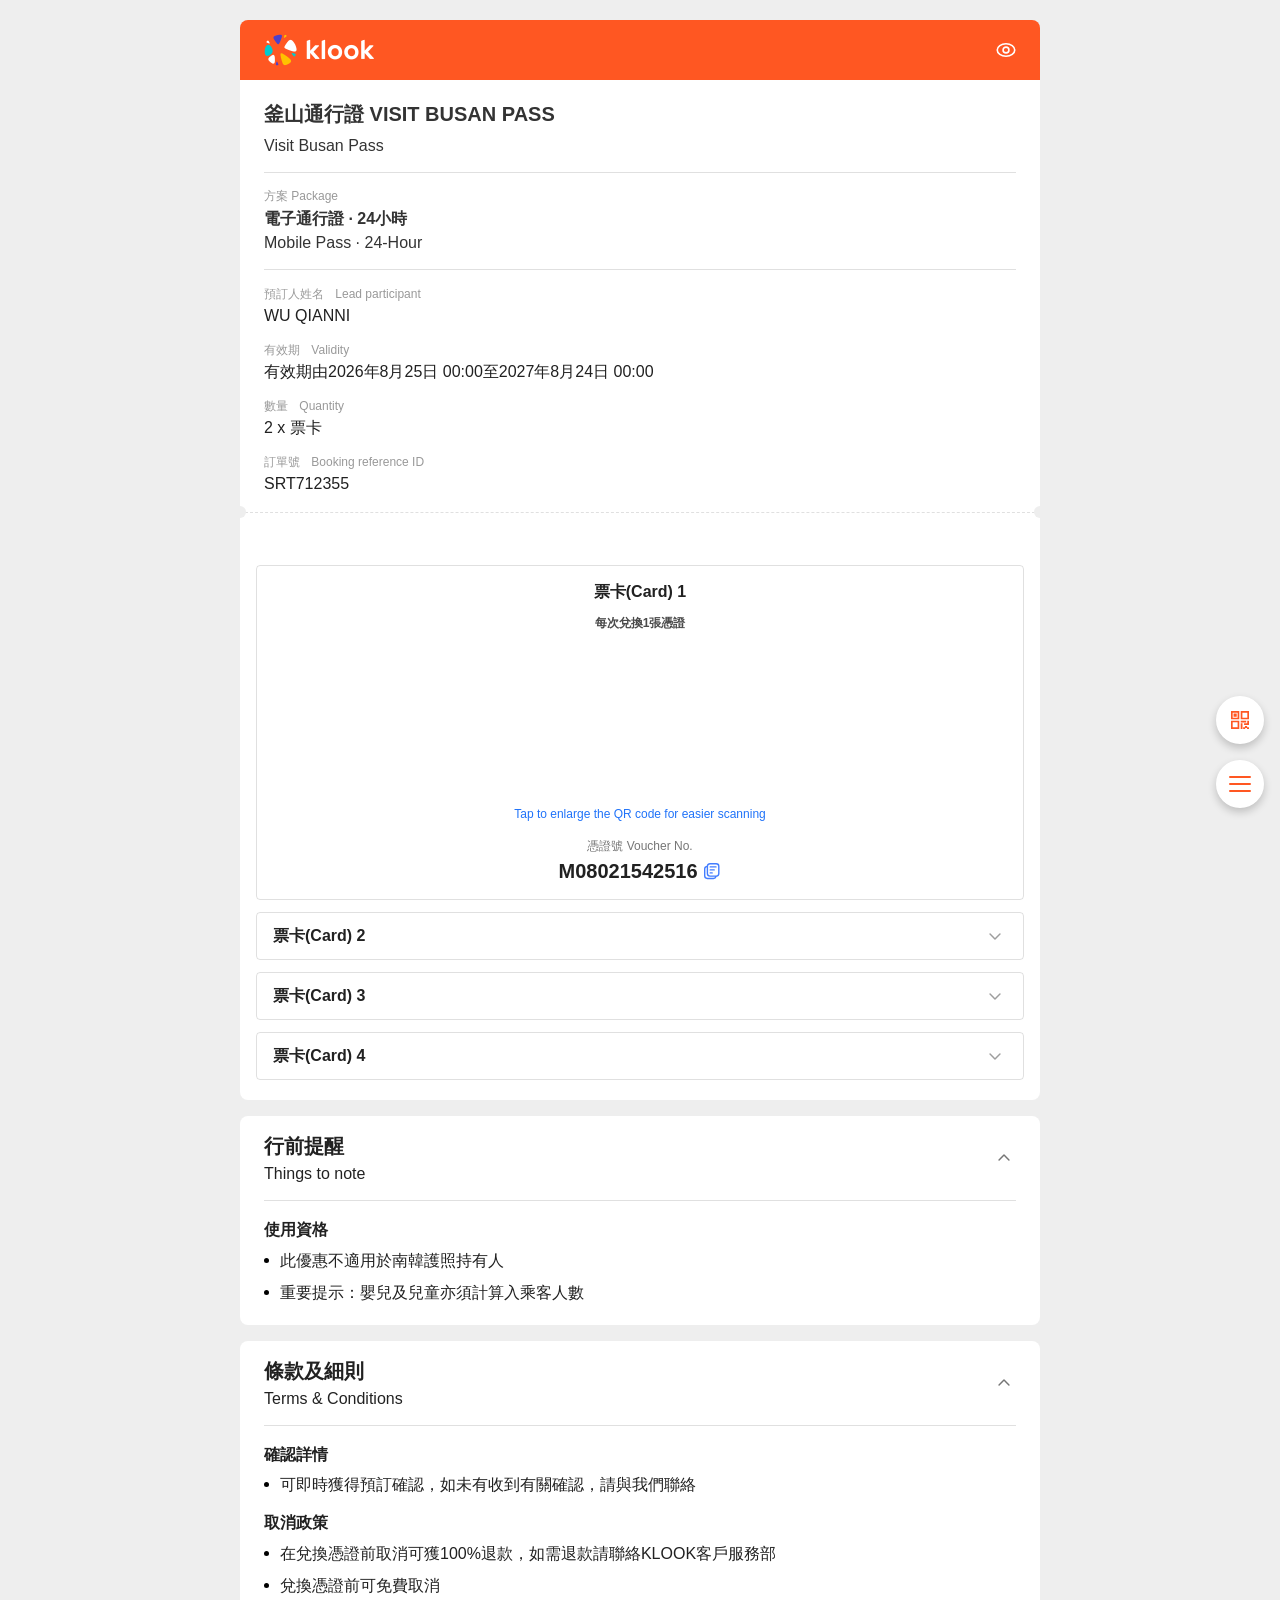
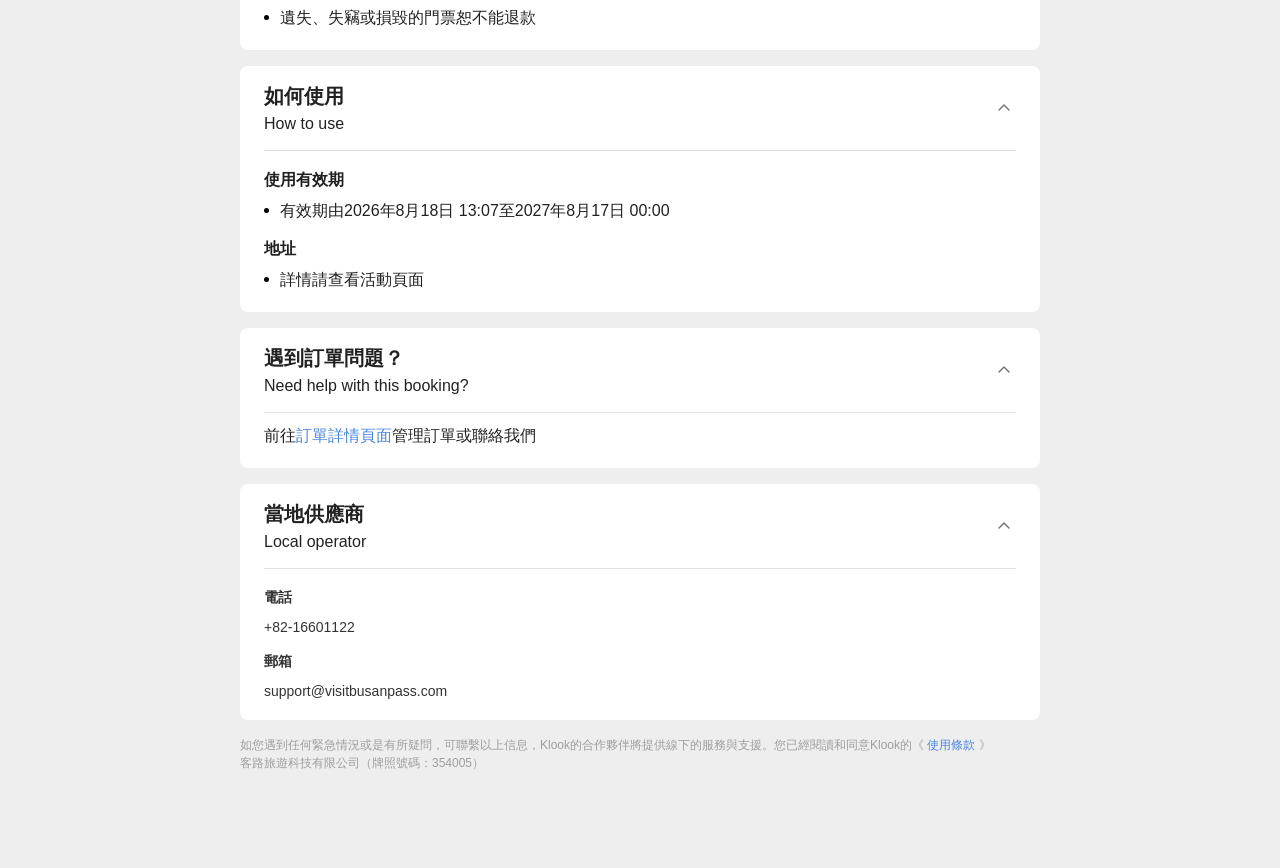
<file: voucher_page.html>
<!DOCTYPE html>
<!-- saved from url=(0014)about:internet -->
<html lang="zh-Hant-HK">
<head>
    <meta http-equiv="Content-Type" content="text/html; charset=UTF-8">

<!--    <script src="./voucher_page_files/antidom.js"></script>-->
<!--    <script src="./voucher_page_files/jquery.min.js"></script>-->

    <title>Klook客路旅行</title>
    <meta data-n-head="ssr" data-hid="viewport" name="viewport"
          content="initial-scale=1, maximum-scale=1, minimum-scale=1, user-scalable=no, viewport-fit=cover">
    <meta data-n-head="ssr" data-hid="apple-mobile-web-app-capable" name="apple-mobile-web-app-capable" content="yes">
    <meta data-n-head="ssr" data-hid="apple-touch-fullscreen" name="apple-touch-fullscreen" content="yes">
    <meta data-n-head="ssr" data-hid="format-detection" name="format-detection" content="telephone=no,email=no">
    <meta data-n-head="ssr" data-hid="robots" name="robots" content="noindex,nofollow">
    <link data-n-head="ssr" rel="dns-prefetch" href="https://res.klook.com/">
    <link data-n-head="ssr" rel="dns-prefetch" href="https://cdn.klook.com/">
    <link data-n-head="ssr" rel="icon" type="image/png"
          href="https://res.klook.com/image/upload/v1640249902/r0cllybxt5t5eh6yhnu7.png">
<!--    <script data-n-head="ssr" src="./voucher_page_files/galileo.umd.js" type="text/javascript"></script>-->
    <link rel="preload" href="voucher_page_files/voucher-code.js" as="script">
<!--    <link rel="preload" href="./voucher_page_files/runtime-b99200.js" as="script">-->
<!--    <link rel="preload" href="./voucher_page_files/commons.app-71ed13.js" as="script">-->
    <link rel="preload" href="voucher_page_files/vendors.app-e323fa.css" as="style">
<!--    <link rel="preload" href="./voucher_page_files/runtime-b99200.js" as="script">-->
<!--    <link rel="preload" href="./voucher_page_files/vendors.app-37173d.js" as="script">-->
    <link rel="preload" href="voucher_page_files/app-828a55.css" as="style">
<!--    <link rel="preload" href="./voucher_page_files/app-cccf09.js" as="script">-->
    <link rel="preload" href="voucher_page_files/layouts-default-mobile-8a7604.css" as="style">
<!--    <link rel="preload" href="./voucher_page_files/layouts-default-mobile-4753f1.js" as="script">-->
    <link rel="preload" href="voucher_page_files/pages-traveller-voucher-detail-e2378a.css" as="style">
<!--    <link rel="preload" href="./voucher_page_files/pages-traveller-voucher-detail-a73ecb.js" as="script">-->
    <link rel="preload" href="voucher_page_files/voucher-code-mobile-7614f1.css" as="style">
<!--    <link rel="preload" href="./voucher_page_files/voucher-code-mobile-a1de41.js" as="script">-->
    <link rel="stylesheet" href="voucher_page_files/vendors.app-e323fa.css">
    <link rel="stylesheet" href="voucher_page_files/app-828a55.css">
    <link rel="stylesheet" href="voucher_page_files/layouts-default-mobile-8a7604.css">
    <link rel="stylesheet" href="voucher_page_files/pages-traveller-voucher-detail-e2378a.css">
    <link rel="stylesheet" href="voucher_page_files/voucher-code-mobile-7614f1.css">
<!--    <script src="./voucher_page_files/font_1602031_7yrmcdskhuj.js" type="text/javascript"></script>-->
<!--    <script charset="utf-8"-->
<!--            src="./voucher_page_files/vendors.pages-hotel-pdf.pages-traveller-event-index.pages-traveller-voucher-detail-097a6d.js"></script>-->
<!--    <script charset="utf-8"-->
<!--            src="./voucher_page_files/vendors.pages-traveller-event-index.pages-traveller-voucher-detail-7fbcfe.js"></script>-->
    <link rel="stylesheet" type="text/css"
          href="voucher_page_files/vendors.pages-traveller-voucher-detail-f7a50e.css">
<!--    <script charset="utf-8" src="./voucher_page_files/vendors.pages-traveller-voucher-detail-c5629b.js"></script>-->
    <style type="text/css">.chat-entrance-icon-wrapper[data-v-6d00e9e4] {
        align-items: center;
        display: flex;
        flex-direction: column;
        height: 32px;
        justify-content: center;
        width: 32px
    }

    .chat-entrance-icon-wrapper img[data-v-6d00e9e4] {
        height: 24px;
        width: 24px
    }</style>
    <style type="text/css">.chat-entrance-wrapper[data-v-d5dd3c36] {
        align-items: center;
        border-radius: 50%;
        bottom: calc(env(safe-area-inset-bottom) + 108px);
        box-sizing: border-box;
        color: #fff;
        display: flex;
        flex-direction: column;
        font-size: 12px;
        font-style: normal;
        height: 48px;
        justify-content: center;
        position: fixed;
        right: 18px;
        transform: translateY(0);
        transition: all .2s ease-in-out .1s;
        width: 48px;
        z-index: 500
    }

    .chat-entrance-wrapper[inline][data-v-d5dd3c36] {
        display: inline;
        position: static
    }

    .chat-entrance-wrapper.desktop[data-v-d5dd3c36] {
        bottom: 140px;
        height: 50px;
        right: 40px;
        width: 50px
    }

    .chat-entrance-wrapper.mobile[data-v-d5dd3c36] {
        z-index: 28
    }

    .chat-entrance-wrapper.mobile[data-v-d5dd3c36] .klk-poptip-popper:after {
        right: 17px !important
    }

    .chat-entrance-wrapper.mobile[data-v-d5dd3c36] .klk-poptip-popper-inner {
        margin: 12px 0;
        max-width: calc(100vw - 32px) !important;
        padding: 0 36px 0 12px;
        width: max-content
    }

    .chat-entrance-wrapper.mobile[data-v-d5dd3c36] .klk-poptip-popper-close-btn {
        top: 14px
    }

    .chat-entrance-wrapper .chat-entrance[data-v-d5dd3c36] {
        align-items: center;
        background: linear-gradient(135deg, #ffa673, #f74600);
        border: 0;
        border-radius: 50%;
        box-shadow: 0 4px 10px 0 rgba(0, 0, 0, .14);
        display: flex;
        flex-direction: column;
        height: 48px;
        justify-content: center;
        position: relative;
        width: 48px
    }

    .chat-entrance-wrapper .chat-entrance .klk-poptip-popper-content[data-v-d5dd3c36] {
        white-space: nowrap
    }

    .chat-entrance-wrapper .chat-entrance[data-v-d5dd3c36]:hover {
        box-shadow: 0 6px 12px 0 rgba(0, 0, 0, .12), 0 -1px 2px 0 rgba(0, 0, 0, .08)
    }

    .chat-entrance-wrapper .chat-entrance .badge[data-v-d5dd3c36] {
        align-items: center;
        background: #ff5b00;
        border: 1px solid #fff;
        border-radius: 16px;
        color: #fff;
        display: flex;
        font-size: 12px;
        font-weight: 500;
        height: 18px;
        justify-content: center;
        left: 26px;
        padding: 5px;
        position: absolute;
        top: -2px
    }</style>
<!--    <script charset="utf-8" src="./voucher_page_files/lang-zh-HK-fe40d8.js"></script>-->
<!--    <script charset="utf-8" src="./voucher_page_files/ui-lang-zh-HK-8f6bca.js"></script>-->
</head>
<body class="voucher_body"
      data-spm-page="Voucher_Detail?oid=voucher_f417814a-0d03-4dfb-672b-57a3b5a9fa9d&amp;ext=%7B%22viewer_role%22%3A%22%22%7D"
      style="position: static; top: -1564.67px;">
<svg version="1.1" xmlns="http://www.w3.org/2000/svg" xmlns:xlink="http://www.w3.org/1999/xlink"
     style="position:absolute;width:0;height:0;overflow:hidden;">
    <symbol id="mobile-common-ceg-chatbot" viewBox="0 0 24 24" fill="none">
        <path d="M2 12.538V11.5c0-5.523 4.55-10 10.073-10C17.516 1.5 22 5.913 22 11.356v2.459A7.206 7.206 0 0115.333 21"
              stroke="#FF5B00" stroke-width="1.8"></path>
        <path d="M7 11a2.5 2.5 0 00-5 0v3a2.5 2.5 0 005 0v-3zM13.75 23a1.75 1.75 0 100-3.5h-2a1.75 1.75 0 100 3.5h2zM22 11a2.5 2.5 0 00-5 0v3a2.5 2.5 0 005 0v-3z"
              stroke="#FF5B00" stroke-width="1.8"></path>
    </symbol>
    <symbol id="mobile-common-icon-account" viewBox="0 0 24 24">
        <defs>
            <path id="mobile-common-icon-account__a"
                  d="M14.445 21c4.237 0 5.555-.263 5.555-.916v-.395c0-3.115-2.496-5.646-5.555-5.646h-3.89c-3.06 0-5.555 2.53-5.555 5.646v.395c0 .665 1.235.916 5.555.916h3.89zm0 1h-3.89C6.893 22 4 22 4 20.084v-.395c0-3.665 2.94-6.646 6.555-6.646h3.89c3.614 0 6.555 2.982 6.555 6.646v.395C21 22 17.962 22 14.445 22zm-2.14-10.465c2.307 0 4.192-1.912 4.192-4.267C16.497 4.912 14.612 3 12.305 3 10 3 8.114 4.912 8.114 7.268c0 2.355 1.885 4.267 4.191 4.267zm0 1c-2.862 0-5.191-2.363-5.191-5.267C7.114 4.363 9.443 2 12.305 2c2.863 0 5.192 2.363 5.192 5.268s-2.33 5.267-5.192 5.267z"></path>
        </defs>
        <use fill-opacity=".54" fill-rule="evenodd" xlink:href="#mobile-common-icon-account__a"></use>
    </symbol>
    <symbol id="mobile-common-icon-arrow-down" viewBox="0 0 32 32">
        <path fill="#b1b1b1"
              d="M26.97 10.995L15.656 22.309a.999.999 0 101.414 1.414l11.314-11.314a.999.999 0 10-1.414-1.414z"></path>
        <path fill="#b1b1b1"
              d="M4.318 12.409l11.314 11.314a.999.999 0 101.414-1.414L5.732 10.995a.999.999 0 10-1.414 1.414z"></path>
    </symbol>
    <symbol id="mobile-common-icon-arrow-right" viewBox="0 0 16 16">
        <path fill-rule="evenodd"
              d="M9.293 8L5.646 4.354a.5.5 0 01.708-.708l4 4a.498.498 0 010 .708l-4 4a.5.5 0 11-.708-.708L9.293 8z"></path>
    </symbol>
    <symbol id="mobile-common-icon-arrowright" viewBox="0 0 16 16">
        <path fill-opacity=".54" fill-rule="evenodd"
              d="M5.646 11.646L9.293 8 5.646 4.354a.5.5 0 01-.057-.638l.057-.07a.5.5 0 01.708 0l4 4a.498.498 0 01.13.227l.014.084v.086a.498.498 0 01-.144.31l-4 4a.5.5 0 11-.708-.707z"></path>
    </symbol>
    <symbol id="mobile-common-icon-bookings" viewBox="0 0 24 24">
        <defs>
            <path id="mobile-common-icon-bookings__a"
                  d="M18.878 22H5.122C3.952 22 3 21.085 3 19.96V4.04C3 2.915 3.951 2 5.122 2h13.756C20.048 2 21 2.915 21 4.04v15.92c0 1.125-.952 2.04-2.122 2.04zM4.945 3C4.423 3 4 3.405 4 3.902v16.196c0 .497.423.902.945.902h14.109c.522 0 .946-.405.946-.902V3.902c0-.497-.424-.902-.946-.902H4.945zm12.231 5.71h-6.53a.572.572 0 01-.567-.576c0-.319.253-.577.566-.577h6.531c.313 0 .567.258.567.577a.572.572 0 01-.567.576m-8.708 0h-.645a.572.572 0 01-.567-.576c0-.319.254-.577.567-.577h.645c.313 0 .567.258.567.577a.572.572 0 01-.567.576m8.708 3.867h-6.53a.572.572 0 01-.567-.577c0-.318.253-.577.566-.577h6.531c.313 0 .567.259.567.577a.572.572 0 01-.567.577m-8.708 0h-.645A.572.572 0 017.256 12c0-.318.254-.577.567-.577h.645c.313 0 .567.259.567.577a.572.572 0 01-.567.577m8.708 3.866h-6.53a.572.572 0 01-.567-.577.57.57 0 01.566-.576h6.531c.313 0 .567.258.567.576a.572.572 0 01-.567.577m-8.708 0h-.645a.572.572 0 01-.567-.577c0-.318.254-.576.567-.576h.645c.313 0 .567.258.567.576a.572.572 0 01-.567.577"></path>
        </defs>
        <use fill-rule="evenodd" xlink:href="#mobile-common-icon-bookings__a"></use>
    </symbol>
    <symbol id="mobile-common-icon-cashcredit" viewBox="0 0 24 24">
        <path d="M22.5 7.957v.008a.497.497 0 010 .063V18a2.5 2.5 0 01-2.5 2.5H4A2.5 2.5 0 011.5 18V6A2.5 2.5 0 014 3.5h13.972a.49.49 0 01.382.146l4 4c.09.091.137.2.145.31zm-5-3.457H4A1.5 1.5 0 002.5 6v12A1.5 1.5 0 004 19.5h16a1.5 1.5 0 001.5-1.5V8.5H18a.5.5 0 01-.5-.5V4.5zm1 .707V7.5h2.293L18.5 5.207zM12.42 18h-.816v-.967C9.49 16.916 8.024 15.804 8 14.288h1.019c.086 1.05 1.12 1.811 2.585 1.928v-3.972l-.43-.103c-1.975-.44-2.9-1.263-2.9-2.546 0-1.475 1.317-2.518 3.33-2.648V6h.815v.94c1.936.123 3.315 1.187 3.362 2.62h-1.019c-.04-.946-1.019-1.7-2.343-1.804v3.733l.462.103c2.202.48 3.119 1.276 3.119 2.669 0 1.578-1.387 2.634-3.58 2.765V18zm2.546-3.67c0-1.023-.737-1.586-2.547-1.942v3.842c1.544-.062 2.547-.81 2.547-1.9zM9.3 9.546c0 .92.713 1.475 2.303 1.784V7.756c-1.324.055-2.303.81-2.303 1.791z"></path>
    </symbol>
    <symbol id="mobile-common-icon-close" viewBox="0 0 24 24">
        <path fill-rule="evenodd"
              d="M12.033 11.33l6.72-6.72a.504.504 0 01.706.001c.196.196.197.51.001.706l-6.72 6.72 6.649 6.648a.504.504 0 01-.002.706.498.498 0 01-.706.001l-6.648-6.648-6.717 6.718a.504.504 0 01-.706-.001.498.498 0 01-.001-.706l6.717-6.718-6.789-6.789a.504.504 0 01.001-.706.498.498 0 01.706-.001l6.79 6.79z"></path>
    </symbol>
    <symbol id="mobile-common-icon-facebook" viewBox="0 0 32 32">
        <path fill="#fff" opacity=".3"
              d="M16 31c8.284 0 15-6.716 15-15S24.284 1 16 1C7.716 1 1 7.716 1 16s6.716 15 15 15zm.896-6.136H13.57v-7.842h-1.662V14.32h1.662v-1.622c0-2.204.938-3.516 3.604-3.516h2.219v2.703h-1.387c-1.038 0-1.106.378-1.106 1.082l-.005 1.353h2.513l-.294 2.702h-2.219v7.842z"></path>
    </symbol>
    <symbol id="mobile-common-icon-goback" viewBox="0 0 19 32">
        <path opacity=".38"
              d="M1.122 15.875a.8.8 0 00.234.566l14.708 14.708a.8.8 0 001.131-1.131L3.053 15.876 17.195 1.734A.8.8 0 0016.064.603L1.356 15.311a.798.798 0 00-.234.566z"></path>
    </symbol>
    <symbol id="mobile-common-icon-help" viewBox="0 0 24 24">
        <path d="M12 21a9 9 0 100-18 9 9 0 000 18zm0 1C6.477 22 2 17.523 2 12S6.477 2 12 2s10 4.477 10 10-4.477 10-10 10zm.117-15c-.975 0-1.744.327-2.307.98-.535.623-.81 1.454-.81 2.493h1.098c0-.727.151-1.291.44-1.707.343-.49.851-.727 1.524-.727.576 0 1.03.163 1.36.52.301.326.452.786.452 1.38 0 .415-.137.801-.398 1.172-.096.12-.247.297-.467.535-.741.712-1.208 1.276-1.387 1.721-.178.371-.26.802-.26 1.292V15h1.112v-.341c0-.401.082-.772.26-1.099.138-.267.344-.534.632-.801.604-.579.989-.965 1.126-1.143.33-.49.508-1.069.508-1.737 0-.89-.26-1.588-.769-2.092C13.71 7.252 12.995 7 12.117 7zm-.109 9c-.297 0-.529.084-.71.286a.923.923 0 00-.298.706c0 .285.1.52.298.722a.95.95 0 00.71.286c.265 0 .513-.1.711-.286a.983.983 0 00.281-.722.971.971 0 00-.992-.992z"></path>
    </symbol>
    <symbol id="mobile-common-icon-instagram" viewBox="0 0 32 32">
        <path fill="#fff" opacity=".3"
              d="M16 31C7.716 31 1 24.284 1 16S7.716 1 16 1c8.284 0 15 6.716 15 15s-6.716 15-15 15zm4.392-22.159h-8.784a2.77 2.77 0 00-2.767 2.767v8.784a2.77 2.77 0 002.767 2.767h8.784a2.77 2.77 0 002.767-2.767v-8.784a2.77 2.77 0 00-2.767-2.767zm.794 1.651l.317-.002v2.427l-2.419.008-.008-2.427 2.111-.006zm-7.229 4.038c.458-.635 1.202-1.051 2.043-1.051s1.585.416 2.043 1.051c.299.414.477.921.477 1.47 0 1.389-1.131 2.52-2.521 2.52s-2.52-1.131-2.52-2.52c0-.549.178-1.056.476-1.47zm7.807 5.862c0 .757-.615 1.372-1.372 1.372h-8.784a1.373 1.373 0 01-1.372-1.372V14.53h2.138a3.89 3.89 0 00-.289 1.47c0 2.158 1.756 3.915 3.915 3.915s3.915-1.757 3.915-3.915c0-.519-.105-1.015-.289-1.47h2.137v5.862z"></path>
    </symbol>
    <symbol id="mobile-common-icon-invite" viewBox="0 0 24 24">
        <g fill="#888" fill-rule="nonzero">
            <path d="M5.004 7.73V4a2 2 0 012-2h10a2 2 0 012 2v3.735l2.773 1.849a.5.5 0 01.223.424V20a2 2 0 01-2 2H4a2 2 0 01-2-2v-9.492-.5a.5.5 0 01.223-.424L5.004 7.73zm0 1.202l-1.97 1.313 1.97 1.245V8.932zm14 .005v2.548l1.963-1.24-1.963-1.308zm-1-1V4a1 1 0 00-1-1h-10a1 1 0 00-1 1v8.122L12 15.909l6.004-3.792V8.063a.5.5 0 010-.127v.001zM21 11.406l-8.724 5.51a.502.502 0 01-.552 0L3 11.407V20a1 1 0 001 1h16a1 1 0 001-1v-8.594z"></path>
            <path d="M10.201 6.5C9.517 6.5 9 7.027 9 7.745c0 .298.081.59.258.92.375.693.922 1.27 2.744 2.968 1.824-1.699 2.37-2.276 2.744-2.969.177-.328.258-.621.258-.92 0-.717-.517-1.244-1.2-1.244a1.33 1.33 0 00-.77.252.989.989 0 01-.071.062l-.068.051a1.503 1.503 0 00-.123.13 1 1 0 01-1.54 0 1.391 1.391 0 00-.123-.13l-.068-.05a.988.988 0 01-.07-.063 1.327 1.327 0 00-.77-.252zm1.16-.685c-.074.25-.024.358.21.866a.998.998 0 01-.216-.869l.006.003zm.641.542l.679-.563a2.315 2.315 0 011.122-.294c1.241 0 2.201.98 2.201 2.245 0 1.551-1.36 2.796-3.421 4.714l-.58.531-.581-.53C9.36 10.54 8 9.295 8 7.744 8 6.48 8.96 5.5 10.201 5.5c.398 0 .784.106 1.123.294l.678.563zm.647-.545c.07.308-.01.63-.216.869.234-.508.284-.616.21-.866l.006-.003z"></path>
        </g>
    </symbol>
    <symbol id="mobile-common-icon-menu-orange" viewBox="0 0 24 24">
        <path d="M2 5h20M2 12h20M2 19h20" fill="none" fill-rule="evenodd" stroke="#FF5722" stroke-linecap="round"
              stroke-linejoin="round" stroke-width="2"></path>
    </symbol>
    <symbol id="mobile-common-icon-menu" viewBox="0 0 24 24">
        <path fill-opacity=".54"
              d="M3.5 5h17a.5.5 0 110 1h-17a.5.5 0 010-1zm0 7h17a.5.5 0 110 1h-17a.5.5 0 110-1zm0 7h17a.5.5 0 110 1h-17a.5.5 0 110-1z"></path>
    </symbol>
    <symbol id="mobile-common-icon-qrcode" viewBox="0 0 24 24">
        <path fill="#FF5722"
              d="M3 11.36h8.275V3H3v8.36zm1.675-6.667H9.6v4.975H4.675V4.693zm.88.889h3.164v3.197H5.555V5.582zM3 21h8.275v-8.36H3V21zm1.675-6.668H9.6v4.976H4.675v-4.976zM12.725 3v8.361H21V3h-8.275zm6.6 6.668H14.4V4.693h4.924v4.975zm-6.6 2.971h5.487v1.783h-5.487v-1.783zm0 2.582h1.764V21h-1.764v-5.779zm6.394 2.889h-2.163v1.108H15.14V21h2v-1.107h1.857V21H21v-1.782h-1.88V18.11zm.117-2.933H16.07v1.782H21v-4.32h-1.764v2.538z"></path>
    </symbol>
    <symbol id="mobile-common-icon-review" viewBox="0 0 50 47">
        <g stroke="#888" fill="none" fill-rule="evenodd">
            <path d="M8.659 36.833h12.22l3.199 3.838c1.181 1.418 2.996 1.417 4.177 0l3.199-3.838h9.884a3.494 3.494 0 003.495-3.499V7.666c0-1.936-1.564-3.5-3.508-3.5H8.675a3.501 3.501 0 00-3.508 3.5v25.668c0 1.933 1.563 3.5 3.492 3.5v-.001z"
                  stroke-width="2.333"></path>
            <path d="M13.333 15.833h23.334m-23.334 9.334h14" stroke-width="2.567" stroke-linecap="round"
                  stroke-linejoin="round"></path>
        </g>
    </symbol>
    <symbol id="mobile-common-icon-search" viewBox="0 0 32 32">
        <path opacity=".38"
              d="M21.529 22.471A11.293 11.293 0 0114 25.333C7.741 25.333 2.667 20.259 2.667 14S7.741 2.667 14 2.667 25.333 7.741 25.333 14c0 2.89-1.081 5.527-2.862 7.529l5.897 5.897a.668.668 0 01-.943.943l-5.897-5.897zM14 24c5.523 0 10-4.477 10-10S19.523 4 14 4 4 8.477 4 14s4.477 10 10 10z"></path>
    </symbol>
    <symbol id="mobile-common-icon-service" viewBox="0 0 16 16">
        <path fill-opacity=".87"
              d="M12.258 11.482A5.49 5.49 0 018 13.5a.5.5 0 110-1 4.489 4.489 0 003.357-1.503A1.384 1.384 0 0111 10.07V7.93c0-.615.407-1.139.98-1.34a4 4 0 00-7.96 0c.573.201.98.725.98 1.34v2.142c0 .79-.672 1.429-1.5 1.429S2 10.86 2 10.071V7.93c0-.629.426-1.162 1.018-1.354a5 5 0 019.964 0C13.574 6.767 14 7.3 14 7.93v2.142c0 .79-.672 1.429-1.5 1.429-.082 0-.163-.006-.242-.018zM3.5 7.5c-.287 0-.5.203-.5.429v2.142c0 .226.213.429.5.429.287 0 .5-.203.5-.429V7.93c0-.226-.213-.429-.5-.429zm9 0c-.287 0-.5.203-.5.429v2.142c0 .226.213.429.5.429.287 0 .5-.203.5-.429V7.93c0-.226-.213-.429-.5-.429z"></path>
    </symbol>
    <symbol id="mobile-common-icon-setting" viewBox="0 0 24 24">
        <path d="M14.998 21.5v1a1.755 1.755 0 01-1.325-.6c-.48-.557-1.266-1.127-1.725-1.127-.453 0-1.254.575-1.713 1.104a1.756 1.756 0 01-1.317.59c-.243 0-.477-.05-.692-.15l-.07-.035-2.52-1.499c-.634-.47-.868-1.363-.56-2.1.02-.048.058-.154.095-.284.059-.21.093-.41.093-.577 0-1.248-.949-2.254-2.1-2.254h-.103c-.692 0-1.199-.584-1.344-1.396-.113-.634-.217-1.45-.217-2.163 0-.713.105-1.533.217-2.164.147-.824.667-1.414 1.36-1.396h.087c1.151 0 2.1-1.006 2.1-2.254 0-.166-.034-.368-.093-.577a2.9 2.9 0 00-.094-.284c-.31-.738-.073-1.633.563-2.1l.07-.049 2.662-1.542c.211-.095.44-.143.68-.143.5 0 .988.212 1.313.575.471.523 1.24 1.058 1.687 1.058.443 0 1.207-.525 1.675-1.036a1.777 1.777 0 011.304-.566c.243 0 .477.05.693.15l.07.034 2.569 1.518c.634.47.87 1.364.56 2.101-.02.048-.057.154-.094.284-.059.21-.093.41-.093.577 0 1.248.949 2.254 2.1 2.254h.075c.705-.017 1.225.573 1.372 1.396.112.625.217 1.45.217 2.163 0 .714-.109 1.563-.217 2.164-.147.822-.667 1.411-1.36 1.396h-.087c-1.151 0-2.1 1.006-2.1 2.254 0 .029 0 .059.003.09.01.15.042.317.091.49.037.13.074.233.093.28.31.738.074 1.633-.56 2.101l-.07.048-2.615 1.524a1.63 1.63 0 01-.68.145v-1a.675.675 0 00.246-.044l2.524-1.477c.26-.192.366-.593.231-.915a3.793 3.793 0 01-.131-.39 3.415 3.415 0 01-.127-.695 2.348 2.348 0 01-.005-.157c0-1.788 1.383-3.254 3.1-3.254h.098c.13.003.295-.183.365-.573.098-.547.201-1.35.201-1.987s-.1-1.417-.202-1.987c-.069-.39-.233-.576-.375-.572h-.087c-1.717 0-3.1-1.466-3.1-3.254 0-.459.132-.929.265-1.247.133-.317.027-.718-.214-.9l-2.482-1.46a.648.648 0 00-.274-.057.78.78 0 00-.565.24c-.647.706-1.601 1.362-2.414 1.362-.82 0-1.78-.668-2.431-1.39a.778.778 0 00-.82-.2L6.234 4.04c-.261.191-.367.592-.236.905.13.303.267.792.267 1.25 0 1.79-1.383 3.255-3.1 3.255h-.1c-.129-.004-.293.183-.362.571-.103.576-.202 1.351-.202 1.989 0 .637.099 1.41.201 1.987.07.385.232.573.376.572h.087c1.717 0 3.1 1.466 3.1 3.254 0 .459-.132.929-.265 1.247-.133.317-.028.718.214.9l2.435 1.442a.633.633 0 00.27.057c.217 0 .43-.095.562-.247.638-.734 1.632-1.448 2.468-1.448.845 0 1.825.71 2.484 1.476a.757.757 0 00.566.251zm-3.011-6.502a3 3 0 110-6 3 3 0 010 6zm0-1a2 2 0 100-4 2 2 0 000 4z"></path>
    </symbol>
    <symbol id="mobile-common-icon-shopping-cart" viewBox="0 0 72 72">
        <path opacity=".54"
              d="M3.4 8.71C1.57 6.25 5.2 5.79 6.92 5.9c3.38.24 8.09-.41 10.03 3.09 1.56 4.36 1.98 9.02 3.07 13.51 14-.03 28 .02 42-.05 2.28.02 4.93.12 6.42 2.13 2.11 2.26.94 5.5.49 8.16-1.6 6.27-2.5 12.71-4.28 18.93-.67 2.96-3.87 4.03-6.58 3.86-9.68-.02-19.36.02-29.03-.02-2.72.18-5.7-1.24-6.24-4.12-3.27-13.73-5.25-27.77-8.7-41.45-3.33-1.51-7.17-.56-10.7-1.23M20.51 25.6c1.68 7.75 3.36 15.5 5.02 23.26.43 1.13.4 2.65 1.52 3.37 4.97.62 9.98.1 14.97.25 6.28-.19 12.59.41 18.84-.28 1.87-3.15 1.97-7.02 2.92-10.52.92-4.87 2.56-9.63 2.99-14.59-.72-1.99-3.12-1.24-4.75-1.55-13.84.11-27.67.02-41.51.06zM29.28 59.15c4.18-2.43 9.75 2.1 8.46 6.68-.87 4.21-6.7 6.29-9.81 3.09-3.24-2.57-2.37-8.12 1.35-9.77m.98 2.86c-3.43 2.03.38 7.43 3.46 4.84 2.99-2.12-.45-7.01-3.46-4.84zM53.26 59.16c4.18-2.46 9.8 2.1 8.47 6.7-.89 4.17-6.63 6.24-9.75 3.11-3.29-2.56-2.45-8.13 1.28-9.81m.96 2.88c-3.29 2.03.29 7.24 3.39 4.91 3.17-2.07-.31-7.18-3.39-4.91z"></path>
    </symbol>
    <symbol id="mobile-common-icon-tabbar-booking" viewBox="0 0 24 24">
        <path opacity=".38"
              d="M18.878 22H5.122C3.952 22 3 21.085 3 19.96V4.04C3 2.915 3.951 2 5.122 2h13.756C20.048 2 21 2.915 21 4.04v15.92c0 1.125-.952 2.04-2.122 2.04zM4.945 3C4.423 3 4 3.405 4 3.902v16.196c0 .497.423.902.945.902h14.109c.522 0 .946-.405.946-.902V3.902c0-.497-.424-.902-.946-.902H4.945zm12.231 5.71h-6.53a.572.572 0 01-.567-.576c0-.319.253-.577.566-.577h6.531c.313 0 .567.258.567.577a.572.572 0 01-.567.576m-8.708 0h-.645a.572.572 0 01-.567-.576c0-.319.254-.577.567-.577h.645c.313 0 .567.258.567.577a.572.572 0 01-.567.576m8.708 3.867h-6.53a.572.572 0 01-.567-.577c0-.318.253-.577.566-.577h6.531c.313 0 .567.259.567.577a.572.572 0 01-.567.577m-8.708 0h-.645A.572.572 0 017.256 12c0-.318.254-.577.567-.577h.645c.313 0 .567.259.567.577a.572.572 0 01-.567.577m8.708 3.866h-6.53a.572.572 0 01-.567-.577.57.57 0 01.566-.576h6.531c.313 0 .567.258.567.576a.572.572 0 01-.567.577m-8.708 0h-.645a.572.572 0 01-.567-.577c0-.318.254-.576.567-.576h.645c.313 0 .567.258.567.576a.572.572 0 01-.567.577"></path>
    </symbol>
    <symbol id="mobile-common-icon-twitter" viewBox="0 0 32 32">
        <path fill="#fff" opacity=".3"
              d="M16 31C7.716 31 1 24.284 1 16S7.716 1 16 1c8.284 0 15 6.716 15 15s-6.716 15-15 15zm5.813-18.514a3.077 3.077 0 001.291-1.713 5.724 5.724 0 01-1.866.752 2.86 2.86 0 00-2.144-.979c-1.622 0-2.936 1.387-2.936 3.098 0 .243.024.48.075.706-2.441-.129-4.605-1.361-6.054-3.237a3.22 3.22 0 00-.398 1.558c0 1.074.519 2.023 1.307 2.579a2.833 2.833 0 01-1.331-.387v.038c0 1.502 1.012 2.754 2.357 3.038a2.785 2.785 0 01-1.327.054c.373 1.23 1.458 2.127 2.744 2.151a5.704 5.704 0 01-4.349 1.283 8.013 8.013 0 004.503 1.392c5.404 0 8.357-4.721 8.357-8.815 0-.135-.002-.269-.008-.401a6.155 6.155 0 001.466-1.604 5.655 5.655 0 01-1.687.488z"></path>
    </symbol>
    <symbol id="mobile-common-icon-wishlist" viewBox="0 0 724 677">
        <path d="M334.859 128.472c-29.653-35.682-74.033-57-120.185-57-81.82 0-143.718 63.05-143.718 144.559 0 31.374 8.454 61.908 26.113 94.568 34.46 63.732 81.489 112.877 241.808 261.896L386.515 616h-48.033l47.395-43.28C546.44 423.477 593.47 374.332 627.93 310.6c17.66-32.66 26.114-63.195 26.114-94.568 0-81.509-61.899-144.56-143.72-144.56-46.15 0-90.532 21.32-120.188 57.002l-27.64 33.257-27.638-33.259h.002zm54.758-53.028C423.325 48.031 465.835 32 510.324 32 612.18 32 691 112.298 691 216.03c0 127.15-111.67 229.202-280.86 386.465L362.5 646l-47.64-43.505C145.67 445.232 34 343.18 34 216.03 34 112.298 112.82 32 214.674 32c44.49 0 87 16.03 120.706 43.443l-.52.623h1.283a196.297 196.297 0 0126.355 26.203 196.362 196.362 0 0126.356-26.201h1.284l-.52-.625v.001z"
              fill="#9E9E9E" fill-rule="nonzero"></path>
    </symbol>
    <symbol id="mobile-common-icon-ysimcard" viewBox="0 0 24 24">
        <path d="M10.5 9.5H8V15h5.5a.5.5 0 01.5.5v3h2V13h-5a.5.5 0 01-.5-.5v-3zm1 0V12H16V9.5h-4.5zM8 16v2.5h5V16H8zM5.293 6.121A1 1 0 005 6.828V20a1 1 0 001 1h12a1 1 0 001-1V4a1 1 0 00-1-1H8.828a1 1 0 00-.707.293L5.293 6.12zm-.707-.707l2.828-2.828A2 2 0 018.83 2H18a2 2 0 012 2v16a2 2 0 01-2 2H6a2 2 0 01-2-2V6.828a2 2 0 01.586-1.414zM8 8.5h8a1 1 0 011 1v9a1 1 0 01-1 1H8a1 1 0 01-1-1v-9a1 1 0 011-1z"></path>
    </symbol>
    <symbol id="mobile-common-info-tips-16" viewBox="0 0 16 16">
        <path fill="#16AA77" fill-rule="evenodd"
              d="M8 1c1.432 0 2.8.431 3.957 1.225a.5.5 0 01-.566.825 6 6 0 102.526 3.948.499.499 0 11.986-.165A7 7 0 118 1zm6.36 2.653a.5.5 0 01-.013.707L7.87 10.61a.501.501 0 01-.7-.005l-3.022-3a.5.5 0 01.704-.71L7.528 9.55l6.125-5.91a.5.5 0 01.707.013z"></path>
    </symbol>
</svg>
<svg version="1.1" xmlns="http://www.w3.org/2000/svg" xmlns:xlink="http://www.w3.org/1999/xlink"
     style="position:absolute;width:0;height:0;overflow:hidden;">
    <symbol id="common-apple_wallet_cn" version="1.1" x="0" y="0" viewBox="0 0 96.4 34.817" xml:space="preserve"><style>.common-apple_wallet_cn__st9 {
        fill: #fff
    }</style>
        <path d="M86.086 0H9.533c-.367 0-.729 0-1.094.002-.307.002-.61.008-.919.013-.666.016-1.339.057-2.004.176a6.703 6.703 0 00-1.9.627 6.431 6.431 0 00-2.797 2.8 6.605 6.605 0 00-.625 1.903c-.12.662-.162 1.331-.179 2.001-.009.307-.01.614-.015.921v17.134c.005.31.006.611.015.922.017.67.059 1.34.179 2.002.117.67.314 1.298.625 1.904.303.596.7 1.144 1.178 1.614.473.477 1.02.875 1.618 1.178.609.312 1.231.51 1.901.631.664.119 1.338.158 2.004.177.309.007.613.011.919.011.366.002.728.002 1.095.002h76.553c.359 0 .724 0 1.084-.002.305 0 .617-.004.922-.011.67-.018 1.342-.058 2-.177a6.783 6.783 0 001.908-.631 6.308 6.308 0 001.617-1.178 6.389 6.389 0 001.181-1.614 6.579 6.579 0 00.619-1.904c.123-.662.162-1.332.186-2.002.004-.311.004-.611.004-.922.008-.363.008-.724.008-1.094V9.534c0-.366 0-.729-.008-1.092 0-.307 0-.614-.004-.921-.023-.67-.062-1.34-.186-2.002a6.592 6.592 0 00-.619-1.903 6.467 6.467 0 00-2.798-2.8 6.743 6.743 0 00-1.908-.627c-.658-.119-1.33-.16-2-.177-.305-.005-.617-.011-.922-.013L86.086 0z"
              fill="#a6a6a6"></path>
        <path d="M86.086.65a94.038 94.038 0 011.826.012l.164.003c.529.013 1.222.044 1.904.167a6.128 6.128 0 011.723.565 5.785 5.785 0 011.455 1.061c.423.42.78.91 1.059 1.452.271.539.454 1.101.56 1.729.117.63.153 1.288.175 1.891.004.304.004.609.004.926.008.358.008.716.008 1.078v14.948c0 .364 0 .721-.008 1.094 0 .308 0 .606-.004.899-.022.617-.058 1.275-.177 1.916a5.946 5.946 0 01-.555 1.713 5.731 5.731 0 01-1.066 1.456c-.423.427-.91.782-1.449 1.056a6.21 6.21 0 01-1.729.571c-.655.119-1.329.151-1.898.167-.3.007-.607.011-.911.011-.358.002-.722.002-1.08.002H9.533c-.365 0-.726 0-1.095-.002-.301 0-.6-.004-.901-.01-.572-.016-1.245-.048-1.906-.167a6.068 6.068 0 01-1.722-.571 5.617 5.617 0 01-1.457-1.063 5.56 5.56 0 01-1.055-1.447 5.96 5.96 0 01-.564-1.724c-.124-.681-.155-1.374-.169-1.904a32.066 32.066 0 01-.011-.616l-.003-.287V8.453l.004-.299c.002-.204.005-.408.011-.615.013-.528.045-1.221.17-1.907a5.99 5.99 0 01.564-1.721 5.588 5.588 0 011.058-1.455A5.757 5.757 0 013.91 1.398 6.014 6.014 0 015.631.831C6.315.708 7.009.677 7.53.664l.198-.003c.239-.004.476-.008.714-.009C8.806.65 9.168.65 9.533.65h76.553"></path>
        <defs><path id="common-apple_wallet_cn__SVGID_1_" d="M33.265 23.054v.265l-.001.381a17.18 17.18 0 01-.005.321c-.006.233-.02.468-.061.698a2.355 2.355 0 01-.219.664 2.26 2.26 0 01-1.64 1.195c-.23.041-.465.055-.698.061a17.18 17.18 0 01-.321.005l-.381.001-1.459-.001 1.358.001H10.984l1.358-.001-1.459.001-.381-.001a17.18 17.18 0 01-.321-.005 4.665 4.665 0 01-.698-.061 2.366 2.366 0 01-.664-.219 2.26 2.26 0 01-1.195-1.64 4.665 4.665 0 01-.061-.698c-.003-.107-.004-.214-.005-.321l-.001-.381v-12.42 1.25-1.459l.001-.381c.001-.107.002-.214.005-.321.006-.233.02-.468.061-.698.042-.234.111-.452.219-.664a2.244 2.244 0 01.977-.975c.212-.108.43-.177.664-.219.23-.041.465-.055.698-.061.107-.003.214-.004.321-.005l.381-.001h19.055a48.388 48.388 0 01.702.006c.233.006.468.02.698.061.234.042.451.111.664.219a2.26 2.26 0 011.195 1.64c.041.23.055.465.061.698a48.388 48.388 0 01.006.702V23.054z"></path></defs>
        <clippath id="common-apple_wallet_cn__SVGID_00000063612477099494290310000012991396959302498733_"><use xlink:href="#common-apple_wallet_cn__SVGID_1_" overflow="visible"></use></clippath>
        <g clip-path="url(#common-apple_wallet_cn__SVGID_00000063612477099494290310000012991396959302498733_)"><path fill="#dedbce" d="M8.351 8.168h24.1v16.781h-24.1z"></path>
            <path fill-rule="evenodd" clip-rule="evenodd" fill="#40a5d9" d="M8.629 8.436h23.565v9.997H8.629z"></path>
            <image width="109" height="52"
                   xlink:href="[data-uri] GXRFWHRTb2Z0d2FyZQBBZG9iZSBJbWFnZVJlYWR5ccllPAAAAtxJREFUeNrsnFmP2jAUhU1wWDpL Z7rvT9NK8///0LRPLZ3SaYcCDZD0WjoWt55shRDK6BzpKJaV5MEfxzaRfI2hDl6dDe7vBO0Oh7ER ZXBee2uI/p4I7a5ypPqp7QCm8ApOVX9WBrNTA2AEYFYci3vivniAtmUiG0ngUpyIf+OaoG+hwObC tCUv9ymLAeyB+Bg+FZ+grwfIhiA3AmgAyEGbiifiX2hPVXsOqHemWFuRwD6gnYufwI/Fj8RnANkH RALcHOQKCXQAf4h/4vpd/FV8Lb4Rz5DMv0DaEoAxAD4XvxW/E78WPwPEh+IjJJHr4vbroU/iLSA6 aCPxJ/EVxtffu6yTxC6m0HMAvBS/F79BGk/VVMo1sdk1cY7EOZBfMNZdJDDBNVUbnsIkuoeGmDod xAvxB/ErvHSIZ7tMYaMgV2ozM8NYx4B3C89wT1qURJ8oC1AuiS8wjb5ECj3AiAlsHKTF7JaqvcYC 6+MIvlEgs6o10W9qztQmZsA1cOcfXjI1vimC5PYhT7EP8SFK/DpZBtH/KoaAFwcJpHYH049vD3uP EwA8zgtRVPGi8OsM4bUL0/9LCD+u1IKoQfIb6f5TqcN0h0XEcToYkIVhIsR7IEIkRIoQKUKkCJEQ KUKkCJEiREKkCJEiRIoQCZEiRIoQKUIkRIoQKUKkCJEQKUKkCJEiREKkCJFqTbbGPVmOqd2r9rjb ipfoKkdLs67awGNu7UD0Y74yQbGFOhA9QHde3FVzcAVxJuoZQmwPoi9ONDfryhmVxYh0XRX38Fj8 GeDc0WMWHmoPokvgFOM/Bo8kBGlLfgGuQoOrZPQR/a5yw8CsS4BRu9cKCRyDw7UJKmfkQcyCGI/Q 717iDv3Hhke/297YLMDiG3hMFMSsaIPiD/z7yhlHmEZjTqV7m1IXZl2sbxZOqUVAdBkUb1bP2B/I VO1Ul+GaWAaF1TMO5D/jv1Qepv4PmNR91B8BBgCie9VmFAS3UgAAAABJRU5ErkJggg=="
                   transform="matrix(.24 0 0 .24 7.374 9.141)" overflow="visible" opacity=".17"></image>
            <path d="M32.193 12.688v-.242l-.003-.204a2.988 2.988 0 00-.039-.443 1.499 1.499 0 00-.139-.421 1.424 1.424 0 00-1.041-.759 2.988 2.988 0 00-.443-.039 6.939 6.939 0 00-.204-.003H10.497l-.204.003a2.988 2.988 0 00-.443.039c-.148.027-.286.07-.421.139a1.424 1.424 0 00-.759 1.041 2.988 2.988 0 00-.039.443 6.939 6.939 0 00-.003.204v1.167-.727 7.689h23.565V12.688z"
                  fill-rule="evenodd" clip-rule="evenodd" fill="#ffb003"></path>
            <image width="109" height="53"
                   xlink:href="[data-uri] GXRFWHRTb2Z0d2FyZQBBZG9iZSBJbWFnZVJlYWR5ccllPAAAAslJREFUeNrsnF9v00AQxP3nnKaU 0JZCQJVAvCD6/b9RXxCUNgSSljS2Y/akOXXjJPZJtS8EzUgjN67tB/8yuxdL3iiiDl5x4PMoP1V9 wYjVVpvqFl6lIFY+QGNPeM4pbMQJTJDdAVzBpfKqDWbsATABuEx8JD4WD/G3YSI7TWAhXooX4kc4 x/5yF0zTcGGXtAzgXopfic/Fp/g8AGD2yef3vxIAH8Qz8W94hn0LwNzomaYlgUeA9Vo8Fr8XvxO/ BdAhIBLg80GWSJ6F9lN8J/4h/o7tVPwHyVwDaRoAZgBooX0Uf8L2UvxGPFJJJMRu+qFN4j2A3Yq/ iq8RllgdV/gkMcWJtnR+EF+JvwDiGOV0CNDsid32xEeUzynu9QihygE5VwugqimJKfrgBSB+hm0K z/A/w9VpL2ksAcq2qxdg4crsDCW1wLFbk+hSZQDqHH3wEtsLXJgA+03kAFXOJfCX+AaeKpBVW090 i5ozeASwGQH2Jtf3Enw+QZDGWEyeqiq4dMc3QTT4Rhyr/pcSYBCQbl0yQOUb1X7WrTFIWp7SpMqE Fx5moh6yDAHQ+ELUIPmcdL8g62HaYJHwPh0MyJ1hIsT/QIRIiBQhUoRIESIhUoRIESJFiIRIESJF iBQhEiJFiBQhUoRIiBQhUoRIESIhUoRIESJFiIRIESIVTMbjmGqLqf7lfd9Ny0X0hKMieprawNfc wkB097yMasMWfCA6gPZ9cTsEx47lmKtzCDEcxDnu/yJ6mpzROoyoPlNlIv4GcG6aAyGGgWgT+ID7 PwGPZR2kafgG2AkNdiDONfbbyQ1ughQVRiUSOAGH26g2OWMbxKoW4xvstxexL/1z+FD4hU0OFnfg MVcQq10LFPfCv5uccYIymrGU7q2k5iir90jiWkndBUSPQXHm9Iz9gVyplWpR74lNUDg940B+M/pO Hqb+HZgb+ivAAI2fy9THRMMJAAAAAElFTkSuQmCC"
                   transform="matrix(.24 0 0 .24 7.374 11.061)" overflow="visible" opacity=".16"></image>
            <path d="M32.193 14.83v-.242l-.003-.204a2.988 2.988 0 00-.039-.443 1.499 1.499 0 00-.139-.421 1.424 1.424 0 00-1.041-.759 2.988 2.988 0 00-.443-.039 6.939 6.939 0 00-.204-.003H10.497l-.204.003a2.988 2.988 0 00-.443.039c-.148.027-.286.07-.421.139a1.424 1.424 0 00-.759 1.041 2.988 2.988 0 00-.039.443 6.939 6.939 0 00-.003.204v1.167-.727 7.689h23.565V14.83z"
                  fill-rule="evenodd" clip-rule="evenodd" fill="#40c740"></path>
            <image width="109" height="53"
                   xlink:href="[data-uri] GXRFWHRTb2Z0d2FyZQBBZG9iZSBJbWFnZVJlYWR5ccllPAAAAsNJREFUeNrsnGuL01AURW/bdNra 0XkwoyMq+ADx//8jBUXrWB3tONpXPBf3Za5pmkRIUitrwya0JPmQlX3OTSDHObT36rR8HKqutAkY nWj/TuY3qhde7FKgnb+A1zX3IndlQNYLcC0vzSt5XQQzqQivLw/koflAx5PIehPo4f00/zDfaLsQ zFyQSQnARNDG5rvykbZ3BLJHn6yt/3lQc/PM/MX8WdtZBHMDZFESewJ4bL5vfqDtmflEIAfaD4D1 gFwJ1pX5o/md+a35g4C6PJDJlhSGEupBXZhfmJ+bH5vPBXasJNIX64XoS+k388T8xnxP1znumcsq Seyp750I3EvzK/MT86kADuiJjfTEhXrhmVrXMErgXNuw+EmLkughjgTxkfmp+Zn5YaaMksJmVqeH WnMM9L8vsV/lGyVxvS2J8YJmFPXDC90Zx7ozSGCzIBMFxKm8Xqm8TrTQCSDTsp54oDviSHV5HD1W kMDmFMIxUNpOFaRzsRiJwVz7pd0CiImgDXXCPiW0VZBhcTmKHu0O8xaT3ZK7IX5DQ/ncHcjsC5ZK EGOQvCfdfWktDFOX67Q3ILeGCYj/gYAIRAREBEQERCAiICIgIiACEQERAREBEYgIiAiICIhAREBE QERABCICIgIiAiIQERBRa0oq7JO6/ClHqFlVvu5JyUnCB/5+qsPS3U5t4DO3diCGa75ymWELVSAG gH5Sg//o/9r9HogTjgFiexBnuv5hGNEGyKQA4FwHT83vBc5PdGD4UHsQfQK/6/pPxWOeBZkU3AF+ QsOl+bX+95Mbhu52DBhqXmHC1FQcLl1mckYexDQT44n+9yfxH/33HZ9+t72wWYjFJ/GYRRDTbQuU eASKn9wwVhntU0p3VlIXKqvXSuIfJXUbkHgMSjCjT3YHch2tVJfZnlgEhekZe/LMWHXyMPp3YG7o lwADADGUvt/IFmUVAAAAAElFTkSuQmCC"
                   transform="matrix(.24 0 0 .24 7.374 13.221)" overflow="visible" opacity=".17"></image>
            <path d="M32.193 16.972v-.242l-.003-.204a2.988 2.988 0 00-.039-.443 1.499 1.499 0 00-.139-.421 1.424 1.424 0 00-1.041-.759 2.988 2.988 0 00-.443-.039 6.939 6.939 0 00-.204-.003H10.497l-.204.003a2.988 2.988 0 00-.443.039c-.148.027-.286.07-.421.139a1.424 1.424 0 00-.759 1.041 2.988 2.988 0 00-.039.443 6.939 6.939 0 00-.003.204v1.167-.727 7.689h23.565V16.972z"
                  fill-rule="evenodd" clip-rule="evenodd" fill="#f26d5f"></path>
            <path d="M7.201 7.008v11.068h1.428v-7.53-.242l.003-.204c.004-.148.013-.297.039-.443.027-.148.07-.286.139-.421a1.424 1.424 0 011.04-.757c.146-.026.295-.035.443-.039l.204-.003H30.326l.204.003c.148.004.297.013.443.039.148.027.286.07.421.139a1.424 1.424 0 01.759 1.041c.026.146.035.295.039.443l.003.204v7.772h1.428V7.008H7.201z"
                  fill-rule="evenodd" clip-rule="evenodd" fill="#d9d6cc"></path>
            <g><image width="121" height="53" xlink:href="[data-uri] GXRFWHRTb2Z0d2FyZQBBZG9iZSBJbWFnZVJlYWR5ccllPAAABM1JREFUeNrsnQtT2kAQxy8hSOTR KlhrKbXT2lan3/8Ldaat1EfRFqjKI72b+e+4HCEGBnMh7H9mJxiRye7v9h4bciolEomKL2/F32Wt aMNjmat4eQvO2eby4iPmRJSjBuBZ8VI5i9fCWHkxP/vaAma+I0fMBU9hE2Z03kUP4FlxomMJ5ucg XmNm07gYeTHAd7Ttaqtpq2orwyHPQYs1F/6g7U7bPV6PcH6SIXzynQMOEJsyYlbBMXCQ8RHiYWIz 1DbQ9g/xmgMfWI4FAH6g7VBbS1sdjmXlCF3gBBdtnPir7Y+2PhwaoiGM8L7nBE9+lxCHEDEiqyJB 6ni9g/eqDOMVIRYmPtfaLrRdAfhoEXSPQa8D+Gdt77U14WjJQcu9B/Abbb/hEB1v4ORdUle2BuA0 3IWIzR5iYo4vtTVwfIHfVxz0jBPEwcTmG85R7zjGtURpMt0AP9P2Bi04S0dofHpAZt/CIdN6u9p+ aPup7RfgD9Gi1wmeAzf+72t7ra0NOwT8BjPKdD/jWE0Qg3Oc62m7ZEONSureaUyvwaEjbW/RgoOM HeFjOnXxPYA+RHaFrDEO1gie93xVJIGJw0fYO1zDHn6/63BMpzj18foC/BY2vmBB66axi8aqRsbQ ebZPALiJ4LcQ7LiudF3gaQwPkeEdbV/Q850g0/dZZtNKp+RoEjfG6xquuZzU2wQJ3ZrPZqmBA+j2 ujNkEyfKLH5N9D4Cv+rkjvyvYJw+QnafwY7RAGvWysZVXSNiLFMtG4MUXZxLhzhQ3ghLVoZH1lp+ ytb0qwAvA2oLXbnJ7k8A/oqtaHxr7e6yUJSaUaA2Q0kNkI/992wZd7dkBc8G3kS3TuN4hy1hs56s rVXBhl2vDYbP8nlRYsTOT1PAT8rwE7xusS59Y4FvIvQ4QLSeH2CGP2QTmwHAj9V8Dd9LAH6MOsUp svwI43tl04FvKvQ4UAeAPQRkhS74mhVwKPun7HN8tkytAngHwL/i2MFqIXRQdBHoCbPsBrKRMjxE Zp6joHPLGsSIZXrZqku0kdmnAE4z9apyU1MX6E+sp5sMZAPZ/x3gL9Vs2XbC/q7Oqm3HgP4BGd4s yjheNOgKUOjnHUBvIfu76vEGRA/gR/gbAn7Aqo9tNACqthUKeBGg2+D5zZEXgNlWjzdqepjsjViP sI8G0rSqfaFy+30CgZ4SfKBmy8i86+6z2T1BrwJ8XT1+fyCMqbQpgZ5v8L6av//dYMUbWrvTrJ1u lJTVbClTFRF40aBz+HT/mEq3O4DPy7MeA1xiq4HCwi4ydDvzS6wBKDVbmcvLFxoF+jNm/yLoW6Vg C33eStBcvhIJdJFAFwl0kUAXCXSRQBcJdJFAFwl0kUAXCXSRQBcJdJFAFwl0kUAXCfRtVNLXpVLt PihyrqU5BQs+hO/USLsPGnkS41xCJ0YTxi5KC52AmydAzIN+5vnuPnuvQM8vdNpYkT+WHT0F3d67 zTz71QXorPeREy0HnfaR64IbbcYQCz6IaTFm+w7zhCftPGie+Mx6x0jRcrJ3jLwCx3ES9MjqJi5w 3nxI1nvDilabyNl7w/bV/LYrcxOzPO0CLVqti0+1C3Se93sXLQ9+6f3e+bm8/GcH0TOs2Tflf7iI locvEolEou3SfwEGALSFZSAUPTIBAAAAAElFTkSuQmCC" transform="matrix(.24 0 0 .24 5.934 15.381)" overflow="visible" opacity=".14"></image>
                <path d="M26.985 17.005l-.46.001c-.129.001-.258.002-.387.006a5.678 5.678 0 00-.843.074 2.866 2.866 0 00-.801.264c-.033.017-.738.337-1.372 1.323-.481.749-1.417 1.543-2.728 1.543-1.31 0-2.246-.794-2.728-1.543-.667-1.039-1.428-1.351-1.373-1.323a2.803 2.803 0 00-.801-.264 5.547 5.547 0 00-.843-.074 24.97 24.97 0 00-.387-.006l-.46-.001h-6.6v9.997h26.421v-9.997h-6.638z"
                      fill-rule="evenodd" clip-rule="evenodd" fill="#dedbce"></path></g></g>
        <g><path class="common-apple_wallet_cn__st9" d="M41.231 17.659h1.352l2.926 8.059h-1.312l-.736-2.178h-3.105l-.743 2.178h-1.312l2.93-8.059zm-.542 4.875h2.43l-1.201-3.54h-.022l-1.207 3.54zM46.281 19.843h1.206v1.011h.028c.352-.698 1-1.123 1.837-1.123 1.497 0 2.458 1.173 2.458 3.05v.006c0 1.87-.967 3.049-2.44 3.049-.832 0-1.508-.425-1.854-1.105h-.028v2.943h-1.206v-7.831zm4.301 2.943v-.006c0-1.251-.598-2.017-1.542-2.017-.916 0-1.558.794-1.558 2.017v.006c0 1.217.647 2.01 1.558 2.01.949 0 1.542-.77 1.542-2.01zM53.002 19.843h1.206v1.011h.027c.353-.698 1-1.123 1.838-1.123 1.497 0 2.457 1.173 2.457 3.05v.006c0 1.87-.966 3.049-2.44 3.049-.832 0-1.508-.425-1.854-1.105h-.027v2.943h-1.206v-7.831zm4.3 2.943v-.006c0-1.251-.598-2.017-1.541-2.017-.916 0-1.559.794-1.559 2.017v.006c0 1.217.648 2.01 1.559 2.01.949 0 1.541-.77 1.541-2.01zM59.594 17.659h1.207v8.059h-1.207v-8.059zM61.975 22.803v-.006c0-1.837 1.062-3.066 2.709-3.066s2.658 1.185 2.658 2.949v.407h-4.16c.021 1.112.631 1.76 1.591 1.76.715 0 1.19-.369 1.341-.81l.017-.045h1.145l-.011.062c-.189.933-1.095 1.781-2.519 1.781-1.726 0-2.771-1.179-2.771-3.032zm1.223-.57h2.948c-.101-1.016-.67-1.513-1.457-1.513-.782 0-1.385.53-1.491 1.513zM71.237 17.359c-.072.278-.15.551-.234.829h1.722v.88h-2.027c-.15.356-.307.691-.463 1.014h2.223v.842h-.83v1.058h1.248v.863h-1.248v1.833a7.382 7.382 0 001.337-.78l.15.824c-.686.496-1.487.896-2.39 1.209l-.39-.791c.251-.084.39-.212.39-.379v-1.916h-1.336v-.863h1.336v-1.058h-.567v-.691c-.117.206-.224.401-.34.597l-.747-.485a10.354 10.354 0 001.275-3.18l.891.194zm6.35 2.305l-2.278.361c.011.391.033.758.066 1.108l2.323-.417.15.874-2.379.435.034.262c.083.429.167.824.278 1.181a10.16 10.16 0 001.108-1.403l.713.462a11.553 11.553 0 01-1.481 1.794c.005.021.017.033.033.05.262.445.501.685.719.685.184 0 .351-.462.495-1.375l.785.512c-.268 1.231-.662 1.844-1.181 1.844-.462-.011-.902-.312-1.331-.896-.056-.084-.117-.173-.167-.262a7.591 7.591 0 01-2.445 1.298l-.523-.713c.975-.312 1.844-.769 2.579-1.37-.15-.401-.29-.853-.407-1.348-.038-.195-.077-.385-.105-.568l-1.471.268-.128-.881 1.481-.262c-.039-.373-.066-.74-.077-1.13l-1.209.184-.128-.847 1.319-.212v-2.133h.931v1.982l2.166-.34.13.857zm-.279-1.403l-.718.512c-.234-.373-.562-.774-.975-1.203l.707-.439c.435.434.763.807.986 1.13zM84.979 23.19h-3.464v1.587c0 .257.139.385.445.385h4.478c.206-.022.346-.095.424-.257.056-.128.105-.479.161-1.047l.88.278c-.062.585-.134 1.003-.229 1.259-.134.396-.456.613-.941.63h-5.157c-.657 0-.991-.301-.991-.886v-4.784a8.159 8.159 0 01-.663.713l-.64-.78c.857-.779 1.587-1.849 2.194-3.213l.93.211c-.122.296-.251.568-.379.836h5.33c0 2.557-.062 4.138-.156 4.739-.1.607-.501.914-1.208.914-.117 0-.323-.017-.613-.039l-.223-.824c.268.027.502.044.696.044.257 0 .412-.173.451-.501.062-.356.089-1.492.106-3.442h-4.868c-.234.379-.468.73-.724 1.053h4.16v3.124zm-.936-.836v-1.453h-2.528v1.453h2.528z"></path>
            <g><path class="common-apple_wallet_cn__st9" d="M40.037 10.569l-.374.378c-.299-.356-.707-.738-1.23-1.138l.374-.369c.496.377.9.756 1.23 1.129zm-.044 1.181a29.09 29.09 0 01-1.024 2.752l-.514-.233c.399-.874.756-1.784 1.055-2.707l.483.188zm.206-3.146l-.373.374c-.295-.316-.703-.65-1.218-1.007l.387-.364c.475.329.884.659 1.204.997zm4.729-.809v.515h-2.087a8.034 8.034 0 01-.272.967h2.698v.532h-1.613c.4.623 1.016 1.115 1.842 1.467l-.233.484c-1.028-.502-1.749-1.152-2.171-1.951h-.738a6.38 6.38 0 01-.232.43c-.387.594-.976 1.121-1.745 1.592l-.343-.439c.729-.396 1.274-.879 1.644-1.438l.093-.145h-1.49v-.532h1.736c.123-.308.211-.628.268-.967H40.63v-.515h4.298zm-3.366 4.281c-.285.781-.615 1.472-.993 2.043l-.452-.32a8.575 8.575 0 00.984-1.947l.461.224zm-.167 2.469l-.118-.522c.224.022.439.04.642.04.153 0 .232-.11.232-.309v-2.816h.536v2.944c0 .439-.197.663-.58.663h-.712zm2.914-.43l-.492.224A16.452 16.452 0 0043 12.107l.47-.158c.324.672.597 1.393.839 2.166zm1.111-.255l-.492.216a16.2 16.2 0 00-.927-2.245l.483-.158c.361.68.672 1.413.936 2.187zM48.445 7.51v1.556h1.568c0 2.399-.039 3.88-.118 4.447-.075.628-.453.954-1.13.954-.114 0-.308-.018-.584-.031l-.137-.506c.246.014.462.031.642.031.396 0 .624-.225.69-.664.044-.395.074-1.635.088-3.695h-1.02c-.031 2.268-.541 3.92-1.525 4.966l-.404-.36c.888-.963 1.35-2.5 1.376-4.605h-1.23v-.537h1.23V7.51h.554zm4.79 6.912h-.541v-.514h-1.445v.514h-.527V8.635h2.514v5.787zm-.541-1.045V9.162h-1.445v4.215h1.445zM58.705 13.799a46.149 46.149 0 01-3.827.628l-.123-.527c.615-.07 1.217-.146 1.802-.241v-1.451h-1.503v-.535h1.503v-.896h.549v.896h1.389v.535h-1.389v1.363c.55-.098 1.081-.203 1.6-.316v.544zm-.03-5.973v.524h-1.974c-.369.769-.716 1.344-1.037 1.735a26.623 26.623 0 002.176-.294c-.172-.277-.365-.55-.571-.836l.426-.276a15.58 15.58 0 011.183 1.815l-.462.324a7.577 7.577 0 00-.334-.61c-.967.171-2.03.316-3.19.431l-.127-.501a.935.935 0 00.224-.053c.316-.276.69-.853 1.13-1.735h-1.262v-.524h3.818zm1.169.373v4.76h-.536v-4.76h.536zm-.269 6.268l-.123-.537c.369.014.721.031 1.06.031.22 0 .329-.119.329-.338V7.51h.562v6.249c0 .47-.237.708-.698.708h-1.13z"></path></g></g></symbol>
    <symbol id="common-apple_wallet_de" version="1.1" x="0" y="0" viewBox="0 0 110.278 34.499" xml:space="preserve"><style>.common-apple_wallet_de__st9 {
        fill: #fff
    }</style>
        <path d="M100.211 0H9.533c-.367 0-.729 0-1.094.002-.307.002-.61.008-.919.013-.666.016-1.339.057-2.004.176a6.703 6.703 0 00-1.9.627 6.431 6.431 0 00-2.797 2.8 6.605 6.605 0 00-.625 1.903c-.12.662-.162 1.331-.179 2.001-.009.307-.01.614-.015.921v17.134c.005.31.006.611.015.922.017.67.059 1.34.179 2.002.117.67.314 1.298.625 1.904.303.596.7 1.144 1.178 1.614.473.477 1.02.875 1.618 1.178.609.312 1.231.51 1.901.631.664.119 1.338.158 2.004.177.309.007.613.011.919.011.366.002.728.002 1.095.002h90.678c.359 0 .724 0 1.084-.002.305 0 .617-.004.922-.011.67-.018 1.342-.058 2-.177a6.783 6.783 0 001.908-.631 6.308 6.308 0 001.617-1.178 6.389 6.389 0 001.181-1.614 6.579 6.579 0 00.619-1.904c.123-.662.162-1.332.186-2.002.004-.311.004-.611.004-.922.008-.363.008-.724.008-1.094V9.534c0-.366 0-.729-.008-1.092 0-.307 0-.614-.004-.921-.023-.67-.062-1.34-.186-2.002a6.592 6.592 0 00-.619-1.903 6.467 6.467 0 00-2.798-2.8 6.743 6.743 0 00-1.908-.627c-.658-.119-1.33-.16-2-.177-.305-.005-.617-.011-.922-.013L100.211 0z"
              fill="#a6a6a6"></path>
        <path d="M100.211.65a94.038 94.038 0 011.826.012l.164.003c.529.013 1.222.044 1.904.167a6.128 6.128 0 011.723.565 5.785 5.785 0 011.455 1.061c.423.42.78.91 1.059 1.452.271.539.454 1.101.56 1.729.117.63.153 1.288.175 1.891.004.304.004.609.004.926.008.358.008.716.008 1.078v14.948c0 .364 0 .721-.008 1.094 0 .308 0 .606-.004.899-.022.617-.058 1.275-.177 1.916a5.946 5.946 0 01-.555 1.713 5.731 5.731 0 01-1.066 1.456c-.423.427-.91.782-1.449 1.056a6.21 6.21 0 01-1.729.571c-.655.119-1.329.151-1.898.167-.3.007-.607.011-.911.011-.358.002-.722.002-1.08.002H9.533c-.365 0-.726 0-1.095-.002-.301 0-.6-.004-.901-.01-.572-.016-1.245-.048-1.906-.167a6.068 6.068 0 01-1.722-.571 5.617 5.617 0 01-1.457-1.063 5.56 5.56 0 01-1.055-1.447 5.96 5.96 0 01-.564-1.724c-.124-.681-.155-1.374-.169-1.904a32.066 32.066 0 01-.011-.616l-.003-.287V8.453l.004-.299c.002-.204.005-.408.011-.615.013-.528.045-1.221.17-1.907a5.99 5.99 0 01.564-1.721 5.588 5.588 0 011.058-1.455A5.757 5.757 0 013.91 1.398 6.014 6.014 0 015.631.831C6.315.708 7.009.677 7.53.664l.198-.003c.239-.004.476-.008.714-.009C8.806.65 9.168.65 9.533.65h90.678"></path>
        <defs><path id="common-apple_wallet_de__SVGID_1_" d="M33.265 23.054v.265l-.001.381a17.18 17.18 0 01-.005.321c-.006.233-.02.468-.061.698a2.355 2.355 0 01-.219.664 2.26 2.26 0 01-1.64 1.195c-.23.041-.465.055-.698.061a17.18 17.18 0 01-.321.005l-.381.001-1.459-.001 1.358.001H10.984l1.358-.001-1.459.001-.381-.001a17.18 17.18 0 01-.321-.005 4.665 4.665 0 01-.698-.061 2.366 2.366 0 01-.664-.219 2.26 2.26 0 01-1.195-1.64 4.665 4.665 0 01-.061-.698c-.003-.107-.004-.214-.005-.321l-.001-.381v-12.42 1.25-1.459l.001-.381c.001-.107.002-.214.005-.321.006-.233.02-.468.061-.698.042-.234.111-.452.219-.664a2.244 2.244 0 01.977-.975c.212-.108.43-.177.664-.219.23-.041.465-.055.698-.061.107-.003.214-.004.321-.005l.381-.001h19.055a48.388 48.388 0 01.702.006c.233.006.468.02.698.061.234.042.451.111.664.219a2.26 2.26 0 011.195 1.64c.041.23.055.465.061.698a48.388 48.388 0 01.006.702V23.054z"></path></defs>
        <clippath id="common-apple_wallet_de__SVGID_00000016077057154139084880000008981350053158418615_"><use xlink:href="#common-apple_wallet_de__SVGID_1_" overflow="visible"></use></clippath>
        <g clip-path="url(#common-apple_wallet_de__SVGID_00000016077057154139084880000008981350053158418615_)"><path fill="#dedbce" d="M8.351 8.168h24.1v16.781h-24.1z"></path>
            <path fill-rule="evenodd" clip-rule="evenodd" fill="#40a5d9" d="M8.629 8.436h23.565v9.997H8.629z"></path>
            <image width="109" height="52"
                   xlink:href="[data-uri] GXRFWHRTb2Z0d2FyZQBBZG9iZSBJbWFnZVJlYWR5ccllPAAAAsJJREFUeNrs3G9P01AUBvDb0rK5 6QBF1PgP30j8/l9IfAMiTKNjwraunBOf6461vS3SdZI8T/JkpFv2oj9u2zXpcY5hmM0nuuVno8Lf EXdha8lNXeHvOyN6rFi6ZRqjhGwHcIlmpssmmFEDPAVLpKm0h/al29jOFdnOClxIZ9Ir6TU6x/Ys hBkFAGMgKdpQ+lA6Qh9JB4Dc+odDM7MCdEBSwKn0h/Q7OpFeAnRhVmYtogVUqF3pU+kBXp9I9wDZ AyIB7waZAUoBv0ovpF+kZ3j9BuBSyKQC0QMq2CvpofSN9IV0H7BDrESeF9s5H86w6hTsXHoi/ST9 aI52Uxxig4j+HNgD1Evpe+mR9J30ObYP8BmeE9s9J14DSiGfSXewUPLQxU4V4gAr7hCAH6SvpY/x XmquUAnY3mrMsNJ2cLrq432P+xMrNqtCjCoOpW/xeoCLm9TgEbD9Fbltrvxz4I2ln3GunAA68pCh w+kIkMVzIK9G13fjJTcLZIj9vg+HUdWFZFJxZZpiKQ/QPj7Lw+f6IZ35dVA0SMsM4gY/8hPendkI ZmwwE7MC/zKIa+7W8B7p5jFrHWLup/sfIhKRISJDRIaIRGSIyBCRISIRGSIyRGSISESGiAwRGSIS kSEiQ0SGiERkiMgQkSEiERkiMkRkmiepeT8vKbP+3Gq/J4EvsROOFqiGj7l1g+j3eWYs8qaIHlCf C9fpRjqWY2I+T8TuEP0woit4lEImFYB+poo+8H8KOH3kmIOHukPUFTjF/h/DY+YaDCPy/wE6akMH 4hxju0426rvV0AVm/cmwAsdwOIfLIoSYF5bxGbbrl/jRJ3z0u9sLmzksLuAxMYi/IYsg/oF/HXXy wP0aw2GHDxGw+0PqHIfVS7caRrQMIVrIxP05PYOAm4FcmivV0gF9oVGZnJ5xT34z1uEQ7//CLM2N AAMApf7L8dXkt64AAAAASUVORK5CYII="
                   transform="matrix(.24 0 0 .24 7.345 9.148)" overflow="visible" opacity=".17"></image>
            <path d="M32.193 12.688v-.242l-.003-.204a2.988 2.988 0 00-.039-.443 1.499 1.499 0 00-.139-.421 1.424 1.424 0 00-1.041-.759 2.988 2.988 0 00-.443-.039 6.939 6.939 0 00-.204-.003H10.497l-.204.003a2.988 2.988 0 00-.443.039c-.148.027-.286.07-.421.139a1.424 1.424 0 00-.759 1.041 2.988 2.988 0 00-.039.443 6.939 6.939 0 00-.003.204v1.167-.727 7.689h23.565V12.688z"
                  fill-rule="evenodd" clip-rule="evenodd" fill="#ffb003"></path>
            <image width="109" height="53"
                   xlink:href="[data-uri] GXRFWHRTb2Z0d2FyZQBBZG9iZSBJbWFnZVJlYWR5ccllPAAAArhJREFUeNrs3G1P01AYxvGuO2MD RIcTNCQa3xj9/t/ImBhEQI0b6rqt3ideB0+WPpG0HUv+d3KlsLG+6I/z0CW9k4Ta+xr09BnqYZV3 ATKIjnGo9vHiNAIdNHg/ZKg4S6oA2S7gRllZ1sqmDtPVAKaCG1nGlkPLRD87RmTrI9Dj/bH8tvzS MRNmKWQZQBhpI8E9sTy1nFqe6fcDAbNOtrP+eailZW75bvmm41yYK43KvMlIDCNwLKznlnPLK8tL y5lAJ0IEsB3ItbB+WL5aPitfBHpXBulKAEcC9GhvLG91vLC8sJxEIxHE9hD9VPrTcmX5pFlvLJNE kFkdYiKYiabO15YPlvdCPNeJJ4JmTWx3Tcy0Fp7p+h/LKN/a6MS718KRONQ6OBPiO8WPwqnec+xO O9ud+hnwKLrOG43QOwEvhVmIGEaV0wlOtQ5e6DjTyQHsFtJFt3Nr4d1qbbzRRifT9c+r1sSwqZkq J4IdAdhphYF0IKCp9iAzbSbHRfuQtATR6USH0fo3BLA3yGAw0ex3FDmkdYhJwTc04O0OMmC6aAQO im7qq4Y135M+jum10iHlOu1/gQgiBSIFIgUiiBSIFIgUiCBSIFIgUiCCSIFIgUiBCCIFIgUiBSKI FIgUiBSIIFIgUiBSzcvVvJ8nxV2OqG7rQdfdVZwkdDfyjxyvFF885tYPYrjm68gib4oYAP1z4b6v yiL595x4+HsQ+0Oc6/qHzlKNmhEFwKU+7B/4vxScf+SYvjX9IYamC5dyWMilthlR+A/wrTauLR/1 um+OEzpIUf1U6DB1K4druayqEPOtYXyl1/1JfCcNmg/1v7HJZHEjj3mEeA+5DRIe+A+dM441jY6Y Snc2pWaaVhfJ/2ZEmyrEGNJFoXvG7iA30U61sEFfGQzdM/bonrFJ52Hq8WAW1l8BBgBg68ERmyys 9gAAAABJRU5ErkJggg=="
                   transform="matrix(.24 0 0 .24 7.345 11.068)" overflow="visible" opacity=".16"></image>
            <path d="M32.193 14.83v-.242l-.003-.204a2.988 2.988 0 00-.039-.443 1.499 1.499 0 00-.139-.421 1.424 1.424 0 00-1.041-.759 2.988 2.988 0 00-.443-.039 6.939 6.939 0 00-.204-.003H10.497l-.204.003a2.988 2.988 0 00-.443.039c-.148.027-.286.07-.421.139a1.424 1.424 0 00-.759 1.041 2.988 2.988 0 00-.039.443 6.939 6.939 0 00-.003.204v1.167-.727 7.689h23.565V14.83z"
                  fill-rule="evenodd" clip-rule="evenodd" fill="#40c740"></path>
            <image width="109" height="53"
                   xlink:href="[data-uri] GXRFWHRTb2Z0d2FyZQBBZG9iZSBJbWFnZVJlYWR5ccllPAAAArxJREFUeNrsnG1PE0EURrftLC0g WqygIdH4xej//0eGhCACamxRu23XO/EZnDT7RrK7heSc5MlCS/fDHO7MbJO5SQIAu2fQ02fgYeRd CBlE1zjQvrw4jYQOGrwfMlKcZaggsl2BG2VlWSubOpmuRuBQ4lLL2LJvmehnR0W2XoFe3h/Lb8sv XTPJLBVZJiBUWipxzyzPLceWF/p9T4JZJ9tZ/7yopWVu+W75putcMleqyrxJJYYKHEvWS8up5Y3l teVEQieSiMB2RK4l64flq+VC+SKhd2UiXYnAVAK9tHeW97qeWV5ZjqJKRGJ7Ev1U+tNyZTnXrDeW k0QiszqJicRMNHW+tXyyfJTEU914ItGsie2uiZnWwhON/6Ec5VsbnXj3WliJI62DM0n8oPgqnOo9 x+60s92pnwEPonHeqELvJHgpmYUSQ1U53eBY6+CZrjPdHIHdinTR49xa8m61Nt5oo5Np/POqNTFs aqbKkcSmCOyUUEh7EjTVHmSmzeS4aB8yLJHodKP9aP0bIbA3kcHBRLPfQeRhWCcxKfiGBnm7Exlk uqgCB0UP9VVlzfekj2N6rfQwZJyePkhEIiARkAhIRCIgEZAISEQiIBGQCEhEIiARkAhIRCIgEZAI SEQiIBGQCEhEIiARkAjNcTXv50lxlyPolgeNu6u4Sehu5I8crxQPx9z6kRjGfB25yJtKDAL9uXDf V2WR/DsnHv4eif1JnGv8Q2epRs2IgsClPuwP/F9KnD9yTN+a/iSGpguX8rCQl9pmROE/wLfauLZ8 1uu+OU7oIAX9EDpM3crDtbysqiTmW2V8pdf9TXwnDZoP9b+xyeTiRj7mkcR7kdtCwoH/0DnjUNNo ylS6syk107S6SP43I9pUSYxFuih0z9idyE20Uy1s0Fcmhu4ZT+iZsUnnYXg8MgEAoDv+CjAAh/7B ERXb5OgAAAAASUVORK5CYII="
                   transform="matrix(.24 0 0 .24 7.345 13.228)" overflow="visible" opacity=".17"></image>
            <path d="M32.193 16.972v-.242l-.003-.204a2.988 2.988 0 00-.039-.443 1.499 1.499 0 00-.139-.421 1.424 1.424 0 00-1.041-.759 2.988 2.988 0 00-.443-.039 6.939 6.939 0 00-.204-.003H10.497l-.204.003a2.988 2.988 0 00-.443.039c-.148.027-.286.07-.421.139a1.424 1.424 0 00-.759 1.041 2.988 2.988 0 00-.039.443 6.939 6.939 0 00-.003.204v1.167-.727 7.689h23.565V16.972z"
                  fill-rule="evenodd" clip-rule="evenodd" fill="#f26d5f"></path>
            <path d="M7.201 7.008v11.068h1.428v-7.53-.242l.003-.204c.004-.148.013-.297.039-.443.027-.148.07-.286.139-.421a1.424 1.424 0 011.04-.757c.146-.026.295-.035.443-.039l.204-.003H30.326l.204.003c.148.004.297.013.443.039.148.027.286.07.421.139a1.424 1.424 0 01.759 1.041c.026.146.035.295.039.443l.003.204v7.772h1.428V7.008H7.201z"
                  fill-rule="evenodd" clip-rule="evenodd" fill="#d9d6cc"></path>
            <g><image width="121" height="53" xlink:href="[data-uri] GXRFWHRTb2Z0d2FyZQBBZG9iZSBJbWFnZVJlYWR5ccllPAAABL1JREFUeNrsnX1T00AQxi8hSUOb Si2CUAEVVBz9/h/IP1QEFNRSXto03s08O92eSW1qyUu7O/NMQiw1t7/bvdwmOZQSExMTE1tBcxb8 t6ItqbkvK+UvJ+OYrTJPPmGNSCrUARzLX6pi/sr0lZPys6vlMbklNcSc8BiKmeh4WRnAYX6i7Qbk VsBfI6Zxmo+cFOCB1qZWS6up5aNBTgk91pz4g9ad1j32hzgeFwyfYBNgH0ERQA1svRIiPoE/jG8G Wjdat/DXX+A9q1EegD/T2tXa1orQwKIaQicY46RNI35r/dLqo0EDdIQhPveY4B0rAzasoGhiP8J+ gE6hCvRXAl8Y/3zXOte6BPBhFnSHQY8A/K3WS62uVsgaUmTPvQfwa60faBBtr9HIu1mpbInRHQDq FoLBqIOfn2AboVMUnRlj+MH45hOOUXYc4VySeSLdAH+vtY/GFtkQGp8eENk/0SDTe8+0Pmt90foG +AP06GWCJ+A+On0boI0/Xmj1tHYAvg1RpLsF+yqGD77i2JXWBRtq1Kz0TmN6CxG+hwZGWV9Q0JhO Kf4KoHcRWSHrjDdLBM+BmyB4Cl8car2CegiOCJ8JSxrTyU997J+DX2bn8zKu3ql301jVLhg6j/YY gLtwMqXVtFS6LPCU0kP8vwdaJ1pvtI4RCDtI6w12UbdR0kXcCPstnLM/K9t4GQ122VSET9+Knorw +WaIiGpi28g4p/8FT+1voLPvAfhHXOccsggP2VStrLpGwljONW305khxZRZqHNYw3gn5vDjNCQQ+ 71U9z3QtwD0E7HdarxnwwDqHMosyuRh5qh7mzNEJ+XAwttJesgBwSuvHgH0A4E+s8dJRNTOvZudr g7Fhj9jcPckxnbO/dxsRfgIdpUR47WDXFXoaIF5+fGBVKAfTudt/gE8DfoSUfopI32MXbW6dgdcV ehooDn3Eag6BNY+P2YUhL7z4uEDcRho3wD9ge4DZQlj3CK87dBt8pCY3ZPj8uoViDoGnTkERv4Ho bWIM7yGyTwH8CMebqpyaukCfMZ8OkH4pwqmC1kH0XqCqN2DjvIPfi/C554DML9y66Dj+KqT1VYHO wTes/Tag7aNKdYWq3g0iXiEbUMeg6mMPHaCjJncZVwb4qkC3wbssvW8B4DUine7S3eF3Nlm1r2tV +0JV7vMEAj3HGB+o6btiHVzBc1GkU6mZ1FSTMmYZJVWBviB4xSKU7hqO2Bx+yIo2PjqHr6br51Wo sgn0BcC7DLyvph+/GltTNv7o08rCXmXoNnyeohNraz/UuBbmrUk71w7sLHPFBQJdTKCLCXQxgS4m 0MUEuphAFxPoYgJdTKCLCXQxgS4m0MUEuphAFxPoYgJdoIuth816Rm6u1QfFSrfcnLyML+ErNdIz 48bkwcJqQidGMWOXzAudgJsXAsyrP+YVoD77rECvLnT+ytbMNXe8FOC0dptZt+0MoIteR04sH3Ra R+4M3OglzVTwXkqPMe96mUX6aOVB88Zn0StGiuUze8XISzVZgSMTemKliXMcN19S9NqwYotdyNlr w/YZ9CnwVV0FWmyxFD/XKtBVXu9dLD/43Ou982NV+csOYo8wZ6/L33ARyw9fTExsre2PAAMAAktc gtNM82QAAAAASUVORK5CYII=" transform="matrix(.24 0 0 .24 5.904 15.388)" overflow="visible" opacity=".14"></image>
                <path d="M26.985 17.005l-.46.001c-.129.001-.258.002-.387.006a5.678 5.678 0 00-.843.074 2.866 2.866 0 00-.801.264c-.033.017-.738.337-1.372 1.323-.481.749-1.417 1.543-2.728 1.543-1.31 0-2.246-.794-2.728-1.543-.667-1.039-1.428-1.351-1.373-1.323a2.803 2.803 0 00-.801-.264 5.547 5.547 0 00-.843-.074 24.97 24.97 0 00-.387-.006l-.46-.001h-6.6v9.997h26.421v-9.997h-6.638z"
                      fill-rule="evenodd" clip-rule="evenodd" fill="#dedbce"></path></g></g>
        <g><path class="common-apple_wallet_de__st9" d="M41.23 17.66h1.352l2.926 8.058h-1.312l-.737-2.178h-3.105l-.743 2.178h-1.312l2.931-8.058zm-.541 4.875h2.429l-1.201-3.541h-.022l-1.206 3.541zM46.282 19.843h1.206v1.011h.028c.352-.698 1-1.122 1.837-1.122 1.497 0 2.458 1.173 2.458 3.049v.006c0 1.871-.966 3.049-2.44 3.049-.832 0-1.508-.424-1.854-1.105h-.028v2.943h-1.206v-7.831zm4.3 2.943v-.006c0-1.251-.598-2.016-1.542-2.016-.916 0-1.558.793-1.558 2.016v.006c0 1.218.648 2.011 1.558 2.011.95 0 1.542-.772 1.542-2.011zM53.002 19.843h1.206v1.011h.028c.352-.698 1-1.122 1.837-1.122 1.497 0 2.458 1.173 2.458 3.049v.006c0 1.871-.967 3.049-2.44 3.049-.833 0-1.508-.424-1.854-1.105h-.028v2.943h-1.206v-7.831zm4.301 2.943v-.006c0-1.251-.598-2.016-1.542-2.016-.916 0-1.558.793-1.558 2.016v.006c0 1.218.648 2.011 1.558 2.011.949 0 1.542-.772 1.542-2.011zM59.595 17.66h1.206v8.058h-1.206V17.66zM61.976 22.803v-.006c0-1.837 1.061-3.065 2.708-3.065s2.659 1.184 2.659 2.948v.408h-4.161c.022 1.111.631 1.759 1.592 1.759.715 0 1.189-.368 1.34-.81l.018-.045h1.145l-.011.062c-.19.933-1.095 1.781-2.52 1.781-1.727 0-2.77-1.178-2.77-3.032zm1.222-.57h2.949c-.101-1.017-.67-1.514-1.458-1.514-.781.001-1.384.531-1.491 1.514zM71.177 17.66h1.302l1.502 6.316h.022l1.703-6.316h1.185l1.703 6.316h.027l1.503-6.316h1.301l-2.178 8.058h-1.201l-1.73-6.076h-.028l-1.737 6.076h-1.2l-2.174-8.058zM81.769 24.048v-.011c0-1.022.793-1.647 2.184-1.731l1.598-.095v-.441c0-.647-.419-1.039-1.168-1.039-.698 0-1.128.33-1.229.799l-.011.051h-1.14l.006-.062c.084-1.011.96-1.787 2.407-1.787 1.435 0 2.346.759 2.346 1.938v4.049H85.55v-.927h-.022c-.341.631-1.022 1.033-1.799 1.033-1.172-.001-1.96-.722-1.96-1.777zm2.291.81c.849 0 1.491-.575 1.491-1.341v-.458l-1.436.09c-.727.044-1.128.362-1.128.859v.012c0 .514.424.838 1.073.838zM88.083 17.66h1.207v8.058h-1.207V17.66zM90.988 17.66h1.207v8.058h-1.207V17.66zM93.255 22.803v-.006c0-1.837 1.062-3.065 2.709-3.065s2.658 1.184 2.658 2.948v.408h-4.16c.021 1.111.631 1.759 1.591 1.759.715 0 1.19-.368 1.341-.81l.017-.045h1.145l-.011.062c-.189.933-1.095 1.781-2.519 1.781-1.726 0-2.771-1.178-2.771-3.032zm1.223-.57h2.948c-.101-1.017-.67-1.514-1.457-1.514-.782.001-1.385.531-1.491 1.514zM100.153 24.171v-3.367h-.843v-.961h.844v-1.53h1.234v1.53h1.1v.961h-1.1v3.295c0 .598.268.776.776.776.128 0 .234-.012.323-.022v.933c-.14.022-.368.05-.614.05-1.161-.001-1.72-.492-1.72-1.665z"></path>
            <g><path class="common-apple_wallet_de__st9" d="M38.867 8.161h.755v2.619h3.323V8.161h.755v6.055h-.755v-2.757h-3.323v2.757h-.755V8.161zM45.023 8.316c0-.277.227-.503.503-.503s.503.227.503.503-.226.504-.503.504-.503-.227-.503-.504zm.134 1.377h.73v4.523h-.73V9.693zM47.253 9.693h.73v.68h.067c.227-.479.65-.759 1.317-.759 1.016 0 1.582.6 1.582 1.674v2.929h-.73v-2.753c0-.814-.336-1.204-1.058-1.204s-1.179.487-1.179 1.28v2.677h-.73V9.693zM52.151 13.687l2.61-3.323v-.067h-2.606v-.604h3.466v.542l-2.597 3.311v.067h2.61v.604h-3.483v-.53zM56.836 12.621V9.693h.73v2.752c0 .814.293 1.205 1.015 1.205.798 0 1.222-.487 1.222-1.28V9.693h.729v4.523h-.729v-.676h-.067c-.223.483-.68.755-1.343.755-1.029.001-1.557-.603-1.557-1.674zM62.309 10.297h-.751v-.604h.751v-.504c0-.902.453-1.334 1.313-1.334.176 0 .335.013.486.042v.583a1.966 1.966 0 00-.34-.021c-.521 0-.73.256-.73.751v.482h1.028v.604h-1.028v3.919h-.729v-3.918zM65.063 12.621V9.693h.73v2.752c0 .814.293 1.205 1.015 1.205.798 0 1.222-.487 1.222-1.28V9.693h.729v4.523h-.729v-.676h-.067c-.223.483-.68.755-1.343.755-1.028.001-1.557-.603-1.557-1.674zm.454-4.3c0-.252.21-.462.466-.462.252 0 .462.21.462.462 0 .256-.21.466-.462.466a.468.468 0 01-.466-.466zm1.854 0c0-.252.21-.462.462-.462.256 0 .466.21.466.462 0 .256-.21.466-.466.466a.467.467 0 01-.462-.466zM70.07 14.577l.009-.004h.755l.004.004c.08.344.483.587 1.134.587.81 0 1.292-.382 1.292-1.049V13.2h-.067c-.285.5-.797.781-1.418.781-1.171 0-1.896-.907-1.896-2.174v-.008c0-1.267.729-2.186 1.913-2.186.638 0 1.133.314 1.41.827h.05v-.747h.73v4.46c0 1.011-.78 1.658-2.014 1.658-1.092 0-1.788-.491-1.902-1.234zm3.21-2.769V11.8c0-.898-.508-1.54-1.343-1.54-.839 0-1.309.642-1.309 1.54v.008c0 .898.47 1.527 1.309 1.527.84 0 1.343-.63 1.343-1.527zM75.106 11.971v-.004c0-1.397.798-2.354 2.027-2.354s1.977.915 1.977 2.266v.286h-3.257c.021.936.537 1.481 1.343 1.481.612 0 .99-.29 1.112-.562l.017-.038h.73l-.009.034c-.155.613-.802 1.217-1.867 1.217-1.291-.001-2.073-.907-2.073-2.326zm.76-.39h2.501c-.075-.894-.57-1.317-1.238-1.317-.671 0-1.183.457-1.263 1.317zM80.231 9.693h.729v.68h.067c.227-.479.65-.759 1.317-.759 1.016 0 1.582.6 1.582 1.674v2.929h-.729v-2.753c0-.814-.336-1.204-1.058-1.204s-1.18.487-1.18 1.28v2.677h-.729V9.693zM87.536 13.687l2.61-3.323v-.067H87.54v-.604h3.466v.542l-2.597 3.311v.067h2.609v.604h-3.482v-.53zM92.22 12.621V9.693h.73v2.752c0 .814.294 1.205 1.016 1.205.797 0 1.221-.487 1.221-1.28V9.693h.73v4.523h-.73v-.676h-.067c-.223.483-.681.755-1.343.755-1.028.001-1.557-.603-1.557-1.674z"></path></g></g></symbol>
    <symbol id="common-apple_wallet_en" version="1.1" x="0" y="0" viewBox="0 0 110.739 35.016" xml:space="preserve"><style>.common-apple_wallet_en__st3 {
        clip-path: url(#common-apple_wallet_en__SVGID_2_)
    }

    .common-apple_wallet_en__st9 {
        fill: #fff
    }</style>
        <path d="M100.211 0H9.533c-.367 0-.729 0-1.094.002-.307.002-.61.008-.919.013-.666.016-1.339.057-2.004.176a6.703 6.703 0 00-1.9.627 6.431 6.431 0 00-2.797 2.8 6.605 6.605 0 00-.625 1.903c-.12.662-.162 1.331-.179 2.001-.009.307-.01.614-.015.921v17.134c.005.31.006.611.015.922.017.67.059 1.34.179 2.002.117.67.314 1.298.625 1.904.303.596.7 1.144 1.178 1.614.473.477 1.02.875 1.618 1.178.609.312 1.231.51 1.901.631.664.119 1.338.158 2.004.177.309.007.613.011.919.011.366.002.728.002 1.095.002h90.678c.359 0 .724 0 1.084-.002.305 0 .617-.004.922-.011.67-.018 1.342-.058 2-.177a6.783 6.783 0 001.908-.631 6.308 6.308 0 001.617-1.178 6.389 6.389 0 001.181-1.614 6.579 6.579 0 00.619-1.904c.123-.662.162-1.332.186-2.002.004-.311.004-.611.004-.922.008-.363.008-.724.008-1.094V9.534c0-.366 0-.729-.008-1.092 0-.307 0-.614-.004-.921-.023-.67-.062-1.34-.186-2.002a6.592 6.592 0 00-.619-1.903 6.467 6.467 0 00-2.798-2.8 6.743 6.743 0 00-1.908-.627c-.658-.119-1.33-.16-2-.177-.305-.005-.617-.011-.922-.013L100.211 0z"
              fill="#a6a6a6"></path>
        <path d="M100.211.65a94.038 94.038 0 011.826.012l.164.003c.529.013 1.222.044 1.904.167a6.128 6.128 0 011.723.565 5.785 5.785 0 011.455 1.061c.423.42.78.91 1.059 1.452.271.539.454 1.101.56 1.729.117.63.153 1.288.175 1.891.004.304.004.609.004.926.008.358.008.716.008 1.078v14.948c0 .364 0 .721-.008 1.094 0 .308 0 .606-.004.899-.022.617-.058 1.275-.177 1.916a5.946 5.946 0 01-.555 1.713 5.731 5.731 0 01-1.066 1.456c-.423.427-.91.782-1.449 1.056a6.21 6.21 0 01-1.729.571c-.655.119-1.329.151-1.898.167-.3.007-.607.011-.911.011-.358.002-.722.002-1.08.002H9.533c-.365 0-.726 0-1.095-.002-.301 0-.6-.004-.901-.01-.572-.016-1.245-.048-1.906-.167a6.068 6.068 0 01-1.722-.571 5.617 5.617 0 01-1.457-1.063 5.56 5.56 0 01-1.055-1.447 5.96 5.96 0 01-.564-1.724c-.124-.681-.155-1.374-.169-1.904a32.066 32.066 0 01-.011-.616l-.003-.287V8.453l.004-.299c.002-.204.005-.408.011-.615.013-.528.045-1.221.17-1.907a5.99 5.99 0 01.564-1.721 5.588 5.588 0 011.058-1.455A5.757 5.757 0 013.91 1.398 6.014 6.014 0 015.631.831C6.315.708 7.009.678 7.53.664l.198-.003c.239-.004.476-.008.714-.009C8.806.65 9.168.65 9.533.65h90.678"></path>
        <defs><path id="common-apple_wallet_en__SVGID_1_" d="M33.265 23.054v.265l-.001.381a17.18 17.18 0 01-.005.321c-.006.233-.02.468-.061.698a2.355 2.355 0 01-.219.664 2.26 2.26 0 01-1.64 1.195c-.23.041-.465.055-.698.061a17.18 17.18 0 01-.321.005l-.381.001-1.459-.001 1.358.001H10.985l1.358-.001-1.459.001-.381-.001a17.18 17.18 0 01-.321-.005 4.665 4.665 0 01-.698-.061 2.366 2.366 0 01-.664-.219 2.26 2.26 0 01-1.195-1.64 4.665 4.665 0 01-.061-.698 11.452 11.452 0 01-.004-.321l-.001-.381v-12.42 1.25-1.458l.001-.381c.001-.107.002-.214.005-.321.006-.233.02-.468.061-.698.042-.234.111-.452.219-.664a2.26 2.26 0 011.64-1.195c.23-.041.465-.055.698-.061.107-.003.214-.004.321-.005l.381-.001h19.054a48.388 48.388 0 01.702.006c.233.006.468.02.698.061.234.042.451.111.664.219a2.26 2.26 0 011.195 1.64c.041.23.055.465.061.698a48.388 48.388 0 01.006.702V23.054z"></path></defs>
        <clippath id="common-apple_wallet_en__SVGID_2_"><use xlink:href="#common-apple_wallet_en__SVGID_1_" overflow="visible"></use></clippath>
        <path clip-path="url(#common-apple_wallet_en__SVGID_2_)" fill="#dedbce"
              d="M8.352 8.169h24.099v16.78H8.352z"></path>
        <path clip-path="url(#common-apple_wallet_en__SVGID_2_)" fill-rule="evenodd" clip-rule="evenodd" fill="#40a5d9"
              d="M8.63 8.436h23.564v9.997H8.63z"></path>
        <g class="common-apple_wallet_en__st3"><image width="109" height="52" xlink:href="[data-uri] GXRFWHRTb2Z0d2FyZQBBZG9iZSBJbWFnZVJlYWR5ccllPAAAArlJREFUeNrsnG1vEkEUhXeXBSpU FCW+6zdN/P8/qGk00WhFY6CWsqD3JmfS6bpLoWGXNnlOckJ32NkPPNw7MzT3JglCCKE9KN3zfWh/ +rsPiGn0Ghs1D6/sW0H08czckXNdZ4BsHODavDIXel3dBDOvGAuwuuYj8wO5r/uJyGYBOryF+Vy+ 0Fhtis1rItCBHZvH5qfmx7ruKzJZJ5tZ/wLA3+Yz+ZdgFttATKMIdGDPzW/lFwJ6JIgAbAZkIWAO 75P5RO95hP6pS6vlSOwI1FjwPprfm18pGoHYDsRv5pHGF/IyWh9rIWa6Hpgn5ncC+MH80vzQ3GNN bBTiSmvgSDzm5p9KqXOB/C8a89IxIqRSh/ja/EZROFEU5gBsVGttIjOlz+/mz+YvArnQPbUQO4q0 Y21mngneSA/u6eGo2Wh0FkMtXxOxGEWbyuWmdBrWQ5/wRB5FEcgZsR2FYAogx1rK4v1IGkdjVorE vib45EdaH7sAbE1picVAPIYCW7mpzCrS6VATB5smokZBhk1mTzC7m35oyUrfgFwT+noAafTwEdkp pdGkDuLOE1FrIG/850N224no7ogjAxAREBEQERCBiICIgIiACEQERAREBEQgIiAiICIgAhEBEQER ARGICIgIiAiIQET3RXnN+M4NcdDetPNnn1c8YJ1cb4gTeqhQl9EexPC5ryIeWzUjCgC9nNiL/73Q fxbdB8R2Ic7E4EJMakHmJYCXmjg1fxU4Lzal0LRdiB6B52IwFZPLOpB5ib53bPBGOKca934qoVYc tafQCmUqFmdiU2wDcSZwiR7gnTS6CbWKh9jYLMXjh5jMIojXQMbtMP244SXe3u5kmFw1XSCVHi6l LpVW54rEypSalv4OBf/B1OsfFuQ62qkWdWtiWnFNufc9OzNualqL7hZMhBBCzeqfAAMARUSzZ7uC WKkAAAAASUVORK5CYII=" transform="matrix(.24 0 0 .24 7.444 9.108)" overflow="visible" opacity=".17"></image>
            <path d="M32.194 12.688v-.242l-.003-.204a2.988 2.988 0 00-.039-.443 1.499 1.499 0 00-.139-.421 1.414 1.414 0 00-1.04-.759 2.988 2.988 0 00-.443-.039 6.939 6.939 0 00-.204-.003H10.498l-.204.003a2.988 2.988 0 00-.443.039c-.148.027-.286.07-.421.139a1.394 1.394 0 00-.619.62 1.499 1.499 0 00-.139.421 2.988 2.988 0 00-.039.443 6.939 6.939 0 00-.003.204v1.167-.727 7.689h23.564v-7.887z"
                  fill-rule="evenodd" clip-rule="evenodd" fill="#ffb003"></path></g>
        <g class="common-apple_wallet_en__st3"><image width="109" height="52" xlink:href="[data-uri] GXRFWHRTb2Z0d2FyZQBBZG9iZSBJbWFnZVJlYWR5ccllPAAAAqFJREFUeNrsnNtu00AURW3HdkJK UxAX8YAqUN/4//9BCCQQlIBQUtrGSZkj7ZGmxpNLZU9baS1pK7Xr8UNWzxkn1UyWAQBAD+Q9XQP9 c9OHxLwjkEZeOwdL9MJGSqnXApFJBG5c1i6NXte7ZJYRgXZ+4jJVxjqHyOEFmrwrlwvlUueiLbZL Yilxz1xeKrNAJPPkcPOfF/jH5Vz5LZnNPhJ9C51I4FuXdy6nEjnV9QgcTmQjYSbvs8tH/c4q9G+s rXZJNFmvXN67fHA5c3mNxKQSv6v7ZapMyyqYHzsl5prvKpcjVd6pBJ7peCLJSBxO4lpz4Ew+li6/ 1FKXEvlfNZaR+fC5qu+NqtLaa60bw3BY23yi99na5w+XLy5fJfJK19xsq8RaEk8kbqbjWlVKFQ5f jbm6oX+wfBE8WI5UjdF2OpKspxo0019FFbRRJA6P9+BFWlc8bk1neViNRWvwWBJPgoElApMRftEy Vhc8ltA69kxSdFTiVCKn2wbCoCILFU8tmdW2Yio6vqmp9hkIySpytGs6K+46EJKJ3PkPiOKuA+Hh wOc+JAISAYmARCQCEgGJgEQkAhIBiYBEJAISAYmARCQCEgGJgEQkAhIBiYBEJMJjoYycP3hDHOiN g9/7suMGm+z2hjh+DxXWZaST6N/3deBjr82IvEBbTmyL/22h/yK4DolpJS7k4FJOoiLLlsBrDZy7 fJM4W2zKQtO0Eq0CL+RgLifXMZFly77t2GAb4XzSedtPxa8Vh3T4rVDmcnEuN80+EhcSl+kGtuzb 75pBJaZ9sFnJx085WQQSb4nMg1e/BYrtmHGkNlrRSu+1pa7UVpeqxM6Wmrd+9gv+fdhV8X5FboIn 1SY2J+Ydxyz3fmSfGWOSkPfwZAIAwLD8E2AAOBuy81Gw3f4AAAAASUVORK5CYII=" transform="matrix(.24 0 0 .24 7.444 11.268)" overflow="visible" opacity=".16"></image>
            <path d="M32.194 14.83v-.242l-.003-.204a2.988 2.988 0 00-.039-.443 1.499 1.499 0 00-.139-.421 1.414 1.414 0 00-1.04-.759 2.988 2.988 0 00-.443-.039 6.939 6.939 0 00-.204-.003H10.498l-.204.003a2.988 2.988 0 00-.443.039c-.148.027-.286.07-.421.139a1.394 1.394 0 00-.619.62 1.499 1.499 0 00-.139.421 2.988 2.988 0 00-.039.443 6.939 6.939 0 00-.003.204v1.167-.727 7.689h23.564V14.83z"
                  fill-rule="evenodd" clip-rule="evenodd" fill="#40c740"></path></g>
        <g class="common-apple_wallet_en__st3"><image width="109" height="52" xlink:href="[data-uri] GXRFWHRTb2Z0d2FyZQBBZG9iZSBJbWFnZVJlYWR5ccllPAAAAvBJREFUeNrsnFtv00AQhX1Ngkkv EYW+ICQET/z//4NASEBbUi5JyMVOmJHOiMF4mzRJnVQ6RzrazdbrB3+and1KO1FEURRFUZQqvscz caBP7aYV3NTfGaKBSlybwokbp3YDuIQreOnGV5vAjO+AZ8BycSbuwF20GSNyLxFYiufiGdo5xhYO 7J0wswBAHe+JC/FTtNbvo98B5IggtwIYAZBCm4hH4jH6E9efAmpwiW2CmAHSufhC/Fw8EJ+JT9H2 EZEpAe4EskIEKsAf4p9ob8XX4hvxd8AsN4FoS2gPAF+KX4tfiV9gTCGeuEhkXtw9H1ok/gJEhXYl /ih+j2f1ud+hZbUJYoHoU4DvxG/FlwD4BJCZE/efE6cApSC/IlgiROrM5cggRNt95sh7F4hABfgG vwu3yUkJcK8gK7eZmSBdxciLt4jOMf7+XzRmgXw4wBJ6CYDnyIGJg0eA+wNpu/8l2hhRqXnxk/gz QM7c0SMYiR1APHM5sABALp8P+w+XFRhEWA1tY/kMHGwjuai/IKnlww5C+dTlwLwWgdTDwfQcDOQA +bEXSmOJ66eg3Uck2kRG4GFAdrEKngBoJ3Ska4rEouFAT4Dtgkxcnuy6DWW8DqJtbPJNJlKtRWS6 7jSQbDuRag3k2tNAsu1E6niU8BMQIkWIFCFShEiIFCFShEgRIiFShEgRIkWIhEgRIkWIFCESIkWI FCFShEiIFCFShEgRIiFSj0RZYHzVYKod3fvbZw0v8BWOyuhvDRXey2gPon33yvHYqBiRAdTrxFrJ QS/6j9xzhNguRCtONAWTIMisBnCOiUPxF4DTy6a8aNouRI3ACRgMwWQeApnV6GvFBq1i9AHjWhTH 7opT7alCBA7B4gZsyk0gjgAuwgv02nce8a7iITY2C/D4BiYjB/EfkL5+qZVA0YoZVpQv51J60CXV ihONEYmNS2pc69uFfzNrtx0W5NLtVMtQTowbfvO69yM7M4YgEd7xwaQo6qj1R4ABAM5x0/sxgGqp AAAAAElFTkSuQmCC" transform="matrix(.24 0 0 .24 7.444 13.428)" overflow="visible" opacity=".17"></image>
            <path d="M32.194 16.972v-.242l-.003-.204a2.988 2.988 0 00-.039-.443 1.499 1.499 0 00-.139-.421 1.414 1.414 0 00-1.04-.759 2.988 2.988 0 00-.443-.039 6.939 6.939 0 00-.204-.003H10.498l-.204.003a2.988 2.988 0 00-.443.039c-.148.027-.286.07-.421.139a1.394 1.394 0 00-.619.62 1.499 1.499 0 00-.139.421 2.988 2.988 0 00-.039.443 6.939 6.939 0 00-.003.204v1.167-.727 7.689h23.564v-7.887z"
                  fill-rule="evenodd" clip-rule="evenodd" fill="#f26d5f"></path></g>
        <path d="M7.202 7.008v11.068H8.63v-7.53-.242l.003-.204c.004-.148.013-.297.039-.443.027-.148.07-.286.139-.421a1.414 1.414 0 011.04-.757c.146-.026.295-.035.443-.039l.204-.003H30.326l.204.003c.148.004.297.013.443.039.148.027.286.07.421.139a1.394 1.394 0 01.619.62c.069.135.112.273.139.421.026.146.035.295.039.443l.003.204v7.772h1.428V7.008H7.202z"
              clip-path="url(#common-apple_wallet_en__SVGID_2_)" fill-rule="evenodd" clip-rule="evenodd"
              fill="#d9d6cc"></path>
        <g class="common-apple_wallet_en__st3"><image width="121" height="53" xlink:href="[data-uri] GXRFWHRTb2Z0d2FyZQBBZG9iZSBJbWFnZVJlYWR5ccllPAAABMZJREFUeNrsnQtz0kAUhTfJ8iog 2LdI7VhH6/j//5DjjLa1D22hBQrEXT13uOwECBSTEO6ZObNIKWbvt3v3EdgqJRKJRCKRKA/y1vSa JBTmLK6pxc1bcOGu07roMOJxlhqC58RMpRwzHqvQjZs3pxK+sWb2U6iEvdAxPILpuTCiQaQF2mdl APspxYzHbchMMYu8ILr4onHFuGq8Y1xAZbyEW6q94IFxH+WQNQD+eJwQfKo/B6wRnwLiVkKpU+jx IeLxbPxo3DV+Quz+gtczKqUBfN/40HjPuIZKJVEJAjfCxdLF27LHGsET3EMlR/8ZPNU9QCzKiBN5 B52khsdFvDapcZ46io1Fx/jG+Mr4GsCfF0GvAfhH41PjXVQySLjF9lGBe5SPAP1g/Mv4DmUH8KdS 2ZqB05BXRnyaiIstG8Z1lK/w81LC2ZE6io3DrfFXPNdDHG1svDg93QL/bPwGrTdIsNWOWU8n4GQL +qfxd/gSzz2iRa8TPAEvIAYW8pFxCz4E/Doz9fQkx3XqKDYGP/DcHeJEQ43SC8b0KipzbPwWrVcn nKqGgEhpfYCefo/U9Q29i2ehdYJ3gduhrm383vjM+ATQm/h5JcUxneLVweMrMJxqfDpGRctsnKon CJ2DHzkm8AfGr1kq9dnvdgH+JWO8xzIfAX9n/Mn4HNBbuIYdBlqzjJj0JG6Ix1WwK7jZRsdo4T6b oeqEoVNFdMQSroaKVdjYqZzl3Zgt81aFHiB4TfRwC/wLyjYagru6SWtvI2RcZy4b9RKtPa3KeE6F AtYQNFs28dl+n83mexGbOsuk9RImZsfo2ecAfgrg1YjelOamzEJOWm2OvAUVi5r0DSI2dJYdx6uA a8fuD/CJs4z1Vba2Xudqk6AvAkPLuy6Wc138e8TWrnHAu++7izR+BrfxXHUTgW869Hk9kvf0sTOx G89I994SPXxjgecB+qyxt89SO80DbiJSfhix01Z0lmZ8pn6M/6O0qcDzAj1qls334gNAqmCXqst2 p3ij0HgdpfSWM3Fr473LKeyyCfQ5kzxaT5MoA9CW6SV2qB6wzqd1fAGNoo419xHW42fYhOFLszRu ogj0mDtnivX+BnbNLtS/mw+32NHr4XVlpG3bw/fZDmQLDaDJ1uL+JgPPG/SoiV3AxvoDwL5B+Rtj vALQBqDvsbKJLFFW6X2mQKAvCd5nqbuBXsvv2PGeXlOTu2P0GYJyxE6bEujZH+P57dC6muzY9Z0x vaQmN0oKanorU+UFeJ6hc0j8/kER8N1P2/BPwQQsW+QK9jZAd+HTnj2l/Kh1uspTGt9m6G4DcG/g qLz2aIE+OwNsnXwlEugigS4S6CKBLhLoIoEuEugigS4S6CKBLhLoIoEuEugigS4S6CKBLhLo26g4 H5eaefKgKHOKxUoveAN+WiOdPGjlSXwzC504jRi/MA50Ak6nOtlvenbY7wj0bEPvgBkdqjgFXs8B PsAv2u99XQB0kufIiVaDTufIXajJV7MHHLye01rsV3ntNzzp1EF7JlmSJ0aKVpN7YuQ1WA7jQO8A tMIbJHk2rOhlEzn3bNgOgx5m+RRo0ctS/MxToLN+3rtodfBLnffOwWfhLzuI1rxm36S/4SJaHb5o 2/VHgAEAKq1w/7wLXkMAAAAASUVORK5CYII=" transform="matrix(.24 0 0 .24 6.004 15.348)" overflow="visible" opacity=".14"></image>
            <path d="M26.985 17.005l-.46.001c-.129.001-.258.002-.387.006a5.678 5.678 0 00-.843.074 2.866 2.866 0 00-.801.264c-.033.017-.738.337-1.372 1.323-.481.749-1.417 1.543-2.727 1.543s-2.246-.794-2.727-1.543c-.667-1.039-1.428-1.351-1.373-1.323a2.834 2.834 0 00-.801-.264 5.547 5.547 0 00-.843-.074 24.97 24.97 0 00-.387-.006l-.46-.001h-6.6v9.996h26.42v-9.996h-6.639z"
                  fill-rule="evenodd" clip-rule="evenodd" fill="#dedbce"></path></g>
        <g><path class="common-apple_wallet_en__st9" d="M41.23 17.661h1.351l2.926 8.057h-1.312l-.737-2.177h-3.105l-.743 2.177h-1.312l2.932-8.057zm-.542 4.875h2.429l-1.2-3.54h-.022l-1.207 3.54zM46.28 19.844h1.206v1.011h.028c.352-.698 1-1.122 1.837-1.122 1.497 0 2.457 1.173 2.457 3.048v.006c0 1.871-.966 3.048-2.44 3.048-.832 0-1.508-.424-1.854-1.105h-.028v2.943H46.28v-7.829zm4.3 2.943v-.006c0-1.251-.598-2.015-1.541-2.015-.916 0-1.558.793-1.558 2.015v.006c0 1.218.648 2.01 1.558 2.01.948 0 1.541-.771 1.541-2.01zM52.999 19.844h1.206v1.011h.028c.352-.698.999-1.122 1.837-1.122 1.497 0 2.457 1.173 2.457 3.048v.006c0 1.871-.966 3.048-2.44 3.048-.832 0-1.508-.424-1.854-1.105h-.028v2.943h-1.206v-7.829zm4.299 2.943v-.006c0-1.251-.598-2.015-1.541-2.015-.916 0-1.558.793-1.558 2.015v.006c0 1.218.648 2.01 1.558 2.01.949 0 1.541-.771 1.541-2.01zM59.59 17.661h1.207v8.057H59.59v-8.057zM61.97 22.803v-.006c0-1.837 1.061-3.065 2.709-3.065s2.658 1.183 2.658 2.948v.408h-4.159c.022 1.111.631 1.758 1.591 1.758.715 0 1.19-.368 1.341-.809l.017-.045h1.144l-.011.062c-.189.932-1.095 1.781-2.518 1.781-1.727 0-2.772-1.178-2.772-3.032zm1.224-.569h2.948c-.101-1.016-.67-1.513-1.457-1.513-.783 0-1.386.53-1.491 1.513zM71.171 17.661h1.301l1.503 6.315h.022l1.703-6.315h1.183l1.703 6.315h.028l1.502-6.315h1.302l-2.178 8.057h-1.2l-1.731-6.075h-.029l-1.737 6.075h-1.201l-2.171-8.057zM81.761 24.048v-.011c0-1.022.794-1.647 2.184-1.731l1.596-.095v-.441c0-.647-.419-1.039-1.167-1.039-.698 0-1.128.33-1.228.799l-.012.051h-1.138l.005-.062c.084-1.011.961-1.787 2.407-1.787 1.435 0 2.345.76 2.345 1.937v4.048h-1.212v-.927h-.022c-.341.631-1.021 1.033-1.798 1.033-1.172.001-1.96-.719-1.96-1.775zm2.289.811c.848 0 1.491-.575 1.491-1.341v-.458l-1.435.09c-.725.044-1.128.362-1.128.859v.012c0 .513.425.838 1.072.838zM88.074 17.661h1.206v8.057h-1.206v-8.057zM90.979 17.661h1.206v8.057h-1.206v-8.057zM93.245 22.803v-.006c0-1.837 1.06-3.065 2.708-3.065 1.648 0 2.659 1.183 2.659 2.948v.408h-4.16c.022 1.111.631 1.758 1.592 1.758.715 0 1.189-.368 1.34-.809l.018-.045h1.144l-.011.062c-.19.932-1.095 1.781-2.519 1.781-1.727 0-2.771-1.178-2.771-3.032zm1.223-.569h2.949c-.101-1.016-.67-1.513-1.458-1.513-.782 0-1.385.53-1.491 1.513zM100.142 24.171v-3.367h-.844v-.961h.844v-1.53h1.233v1.53h1.1v.961h-1.1v3.294c0 .598.269.776.776.776.129 0 .234-.012.324-.022v.932c-.14.022-.368.05-.614.05-1.161.001-1.719-.49-1.719-1.663z"></path>
            <g><path class="common-apple_wallet_en__st9" d="M42.193 12.483h-2.408l-.608 1.733h-.793l2.232-6.054h.747l2.232 6.054h-.793l-.609-1.733zm-2.185-.642h1.964l-.949-2.702h-.067l-.948 2.702zM44.074 11.954c0-1.418.751-2.341 1.901-2.341.629 0 1.162.298 1.418.793h.063V7.897h.722v6.318h-.688v-.722h-.067c-.285.503-.822.801-1.448.801-1.158.001-1.901-.918-1.901-2.34zm.747 0c0 1.057.495 1.691 1.322 1.691.822 0 1.33-.646 1.33-1.691 0-1.036-.512-1.691-1.33-1.691-.823 0-1.322.638-1.322 1.691zM49.342 11.954c0-1.418.751-2.341 1.901-2.341.629 0 1.162.298 1.418.793h.063V7.897h.722v6.318h-.688v-.722h-.068c-.285.503-.822.801-1.448.801-1.158.001-1.9-.918-1.9-2.34zm.746 0c0 1.057.495 1.691 1.322 1.691.822 0 1.33-.646 1.33-1.691 0-1.036-.512-1.691-1.33-1.691-.823 0-1.322.638-1.322 1.691zM58.274 8.522v1.171h1.008v.604h-1.008v2.56c0 .533.202.759.672.759.13 0 .201-.004.336-.017v.608a2.447 2.447 0 01-.424.042c-.931 0-1.305-.344-1.305-1.208v-2.744h-.729v-.604h.729V8.522h.721zM60.072 11.954c0-1.456.798-2.341 2.086-2.341s2.085.885 2.085 2.341c0 1.451-.797 2.341-2.085 2.341s-2.086-.89-2.086-2.341zm3.424 0c0-1.074-.483-1.691-1.339-1.691s-1.339.617-1.339 1.691c0 1.07.482 1.691 1.339 1.691.856 0 1.339-.621 1.339-1.691z"></path></g></g></symbol>
    <symbol id="common-apple_wallet_es" version="1.1" x="0" y="0" viewBox="0 0 132.525 35.211" xml:space="preserve"><style>.common-apple_wallet_es__st9 {
        fill: #fff
    }</style>
        <path d="M121.886 0H9.533c-.367 0-.729 0-1.094.002-.307.002-.61.008-.919.013-.666.016-1.339.057-2.004.176a6.703 6.703 0 00-1.9.627 6.431 6.431 0 00-2.797 2.8 6.605 6.605 0 00-.625 1.903c-.12.662-.162 1.331-.179 2.001-.009.307-.01.614-.015.921v17.134c.005.31.006.611.015.922.017.67.059 1.34.179 2.002.117.67.314 1.298.625 1.904.303.596.7 1.144 1.178 1.614.473.477 1.02.875 1.618 1.178.609.312 1.231.51 1.901.631.664.119 1.338.158 2.004.177.309.007.613.011.919.011.366.002.728.002 1.095.002h112.353c.359 0 .724 0 1.084-.002.305 0 .617-.004.922-.011.67-.018 1.342-.058 2-.177a6.783 6.783 0 001.908-.631 6.308 6.308 0 001.617-1.178 6.389 6.389 0 001.181-1.614 6.579 6.579 0 00.619-1.904c.123-.662.162-1.332.186-2.002.004-.311.004-.611.004-.922.008-.363.008-.724.008-1.094V9.534c0-.366 0-.729-.008-1.092 0-.307 0-.614-.004-.921-.023-.67-.062-1.34-.186-2.002a6.592 6.592 0 00-.619-1.903 6.467 6.467 0 00-2.798-2.8 6.743 6.743 0 00-1.908-.627c-.658-.119-1.33-.16-2-.177-.305-.005-.617-.011-.922-.013L121.886 0z"
              fill="#a6a6a6"></path>
        <path d="M121.886.65a94.038 94.038 0 011.826.012l.164.003c.529.013 1.222.044 1.904.167a6.128 6.128 0 011.723.565 5.785 5.785 0 011.455 1.061c.423.42.78.91 1.059 1.452.271.539.454 1.101.56 1.729.117.63.153 1.288.175 1.891.004.304.004.609.004.926.008.358.008.716.008 1.078v14.948c0 .364 0 .721-.008 1.094 0 .308 0 .606-.004.899-.022.617-.058 1.275-.177 1.916a5.946 5.946 0 01-.555 1.713 5.731 5.731 0 01-1.066 1.456c-.423.427-.91.782-1.449 1.056a6.21 6.21 0 01-1.729.571c-.655.119-1.329.151-1.898.167-.3.007-.607.011-.911.011-.358.002-.722.002-1.08.002H9.533c-.365 0-.726 0-1.095-.002-.301 0-.6-.004-.901-.01-.572-.016-1.245-.048-1.906-.167a6.068 6.068 0 01-1.722-.571 5.617 5.617 0 01-1.457-1.063 5.56 5.56 0 01-1.055-1.447 5.96 5.96 0 01-.564-1.724c-.124-.681-.155-1.374-.169-1.904a32.066 32.066 0 01-.011-.616l-.003-.287V8.453l.004-.299c.002-.204.005-.408.011-.615.013-.528.045-1.221.17-1.907a5.99 5.99 0 01.564-1.721 5.588 5.588 0 011.058-1.455A5.757 5.757 0 013.91 1.398 6.014 6.014 0 015.631.831C6.315.708 7.009.677 7.53.664l.198-.003c.239-.004.476-.008.714-.009C8.806.65 9.168.65 9.533.65h112.353"></path>
        <defs><path id="common-apple_wallet_es__SVGID_1_" d="M33.265 23.054v.265l-.001.381a17.18 17.18 0 01-.005.321c-.006.233-.02.468-.061.698a2.355 2.355 0 01-.219.664 2.26 2.26 0 01-1.64 1.195c-.23.041-.465.055-.698.061a17.18 17.18 0 01-.321.005l-.381.001-1.459-.001 1.358.001H10.984l1.358-.001-1.459.001-.381-.001a17.18 17.18 0 01-.321-.005 4.665 4.665 0 01-.698-.061 2.366 2.366 0 01-.664-.219 2.26 2.26 0 01-1.195-1.64 4.665 4.665 0 01-.061-.698c-.003-.107-.004-.214-.005-.321l-.001-.381v-12.42 1.25-1.459l.001-.381c.001-.107.002-.214.005-.321.006-.233.02-.468.061-.698.042-.234.111-.452.219-.664a2.244 2.244 0 01.977-.975c.212-.108.43-.177.664-.219.23-.041.465-.055.698-.061.107-.003.214-.004.321-.005l.381-.001h19.055a48.388 48.388 0 01.702.006c.233.006.468.02.698.061.234.042.451.111.664.219a2.26 2.26 0 011.195 1.64c.041.23.055.465.061.698a48.388 48.388 0 01.006.702V23.054z"></path></defs>
        <clippath id="common-apple_wallet_es__SVGID_00000003079614972105422860000002106251491107592839_"><use xlink:href="#common-apple_wallet_es__SVGID_1_" overflow="visible"></use></clippath>
        <g clip-path="url(#common-apple_wallet_es__SVGID_00000003079614972105422860000002106251491107592839_)"><path fill="#dedbce" d="M8.351 8.168h24.1v16.781h-24.1z"></path>
            <path fill-rule="evenodd" clip-rule="evenodd" fill="#40a5d9" d="M8.629 8.436h23.565v9.997H8.629z"></path>
            <image width="110" height="52"
                   xlink:href="[data-uri] GXRFWHRTb2Z0d2FyZQBBZG9iZSBJbWFnZVJlYWR5ccllPAAAAqRJREFUeNrsnG1v0zAURpM0bQal vDNAwAdAQvz/fzSBEJq2glgHrE0brrXH4GV5GVBnnXSO9Chq1+WDT3xtR7KTBAAAABxp5N/D/1Ft S0oaXMNAXHlhOoWmV5CXWUZKrs8ZIqMK3CilZa1s2kSmHQJTiRtb9iy3dC0kkx4Zrwc6eWeWH8pP yyqQe4G8Q2IuYTPLfctDXe9YJhLMOLn98W8tgQvLV8ux5Ys+n9VKbKvEVOWykLRnlpeWF5Z9yz31 yBECo4hcq+c5cZ8tH5QkKKkXSmubRFdCp5L21vLO8try1HJXgpEYV6LrhZ9U+RxLZV0vqXlLLxyr jLpe+MbyXhIfS+6YMTHqmOhknUhgFZTWbxJcdvVEP5kp1OP2VUZfWZ6rvE7ohdFFlnKQSKArqx91 PZHk1ItsKqehxEeWJ5rUzDQW+mUGxMNPGv2k0k8oi6blXd6yrNjTDR7oBtNgacEaMT6Z2jpc3k3a 2j9rKacTiZsFAkeMg4OS1l60tLZ/1rLI909B0fUEwCAie193Zj1va0b0wJtRe//5CYDdlghIBCQC EpEISAQkAhKRCEgEJAISkQhIBCQCEgGJSAQkAhIBiUgEJAISAYlIBCTC1sl7/l4lzQfjQFz+qt3z jpv4M1PcRv9ScbC5ZhiJvs3XgYvqqhK9QHf4jdvkf5qc7xv3v0ficBIXav/wMKKqT6IXuNQ/z5Pz zf5O3O2EAxeGlOh64He1/1w+lk0i85YnwB1FdWQ50PeHyZ8DiGAY/Hk2c3k4kpeyS2JV68aH+t7d xJ3cwNk1w09sVnJxLB+LQOJvkXUhfrO/26fvTmyYqoyOKaXXVlJXKqun6omXSmqTFC8yD8KhC9cn chPMVMumMbHvqEz27N+ANWOfHOTtlkwA2Fl+CTAAJdO0cGaT3jQAAAAASUVORK5CYII="
                   transform="matrix(.24 0 0 .24 7.24 9.075)" overflow="visible" opacity=".17"></image>
            <path d="M32.193 12.688v-.242l-.003-.204a2.988 2.988 0 00-.039-.443 1.499 1.499 0 00-.139-.421 1.424 1.424 0 00-1.041-.759 2.988 2.988 0 00-.443-.039 6.939 6.939 0 00-.204-.003H10.497l-.204.003a2.988 2.988 0 00-.443.039c-.148.027-.286.07-.421.139a1.424 1.424 0 00-.759 1.041 2.988 2.988 0 00-.039.443 6.939 6.939 0 00-.003.204v1.167-.727 7.689h23.565V12.688z"
                  fill-rule="evenodd" clip-rule="evenodd" fill="#ffb003"></path>
            <image width="110" height="52"
                   xlink:href="[data-uri] GXRFWHRTb2Z0d2FyZQBBZG9iZSBJbWFnZVJlYWR5ccllPAAAApFJREFUeNrsnG1v0zAURpM0acvG oGi8CAQSIL7x/38Q2oTQtBXEOmBt0uCrPQavOElBS1qkc6RH3dKlH3zi63qSb5psT5rA0NR3JSaN BPqXF6ZVaLqFvJGS6zVDZO8C10rpUinrJpFph0ATN3U5UCa6hsh+Z6DJu3b5rvxwWQVyb5G3SMwl bubyWHkQiGSd7Gf9qyRw4fLF5cLls36/3iixjRJ9CZ1K4EuXNy6vJPJA9yGwH5GVZp6J++RyoiRB Sb1VWvOWWXjo8kQC37u8dXmKxMEk2iz86HJf7y2VarOk5hGBtt4VuvmZy2uXd5J4rBk6QmKva6LJ upSDOiitXyW4bJuJvpROtP7ZTHzh8lw/P3QZSzT0J7KUg0QCraye6vVSklMvMlZOQ4nHWgdnKq8T SukgjPR6pLGfaVZOYjuDvGFfONUHPAoEjoMyisR+yeSmkIt7Gv/o9i5rKKdjiTsK9ocIHBb//WQU JDr+Wcsmv5C8MRv8nYrs/Jdn1nJj5xMA+1N7//kJgP2WCEgEJAISkQhIBCQCEpEISAQkAhKRCEgE JAISAYlIBCQCEgGJSAQkAhIBiUgEJMKdk3e8XyfxxjjQL3817nnLh/ieKXbQv1QMDtcMI9GPeRW4 qLeV6AVa8xs75H+V3Jwb93+PxOEkLjT+YTOiukuiF7jUzfPk5rC/ibMTw3TNGE6izcBvGv+5fCxj IvOGJ8BaUZ27fND1s+R36xMYBt/PZi4P5/JStkmsN6bxma7bh1jnhiLhwOnQX2xWcnEhH4tA4i+R m0L8YX87p28dGw5VRgtK6c5K6kpl9Uoz8Y+SGpPiReZBaLqwO5Hr4JtqGVsTu1plcmb/P9gzdslB 3n7JBIC95acAAwDELLRAi9AvjQAAAABJRU5ErkJggg=="
                   transform="matrix(.24 0 0 .24 7.24 11.235)" overflow="visible" opacity=".16"></image>
            <path d="M32.193 14.83v-.242l-.003-.204a2.988 2.988 0 00-.039-.443 1.499 1.499 0 00-.139-.421 1.424 1.424 0 00-1.041-.759 2.988 2.988 0 00-.443-.039 6.939 6.939 0 00-.204-.003H10.497l-.204.003a2.988 2.988 0 00-.443.039c-.148.027-.286.07-.421.139a1.424 1.424 0 00-.759 1.041 2.988 2.988 0 00-.039.443 6.939 6.939 0 00-.003.204v1.167-.727 7.689h23.565V14.83z"
                  fill-rule="evenodd" clip-rule="evenodd" fill="#40c740"></path>
            <image width="110" height="52"
                   xlink:href="[data-uri] GXRFWHRTb2Z0d2FyZQBBZG9iZSBJbWFnZVJlYWR5ccllPAAAApNJREFUeNrsnG1v0zAUhZPUacvG oGi8CAQSIL7x/38QAiE0bQWxDlibNNjaMXjFSQaq0w49RzrKljb54Cf3OK7km2Xo1itP9F20HTXb ApNHjNLDC90JNL8BvJFsdCwAmRzgWq6sa3ndBjLvAejATa0P5InOATJtBTp4l9bf5R/WqwDuNZkO iEbgZtYP5XsBSObJNPNfLYAL6y/WZ9af9f/lRsS2QvQROhXA59avrF8I5IGuA2AakLUqz4H7ZP1e zoJIvRatpqMKD60fCeBb69fWj4E4GERXhR+t7+qzpVxvRqqJAHTzXamLn1i/tH4jiMeq0BEQk86J Dta5GDRBtH4V4KqrEn2UTjT/uUp8Zv1Uf9+3Hgs0SgeyEoNMAF2sftDxXJBzDzIWpyHEY82DM8Xr hCgdRCMdjzT2M1XlJLYyMC3rwqlu8CAAOA5iFIhpVYhNKRZ3NP7R5V3REqdjgTsK1ocAHFb+/WQU ODr+RccivxS8MQv8nYLs/cmz6Liw9wlA+5O9//wEoP2GiICIgIiACEQERAREBEQgIiAiICIgAhEB EQERAREBEYgIiAiICIhAREBEQERABCICItq6TM/nTRZvjIPS6q/G3XTcxPdMcRv9K9mJzTXDQPRj XgcsmptC9ABd8xu3yf8iu9o37r8PxOEgLjT+YTOipg+iB7jUxfPsarO/A+d2DNM1YziIrgK/afzn 4rGMgTQtT4BrRXVq/U7nT7LfrU/QMPL9bObicCouVRfEZqOMT3Te3cR1bigzNpwO/WKzEosz8VgE EH+B3ATiN/u7ffquY8OhYrQkSncWqSvF6oUq8Y9IjUHxIE1gmi7sDuQ6eFOtYnNiX6tM9uzfgjVj Hxzg7RdM9L/qpwADAL4AtECFYKZVAAAAAElFTkSuQmCC"
                   transform="matrix(.24 0 0 .24 7.24 13.395)" overflow="visible" opacity=".17"></image>
            <path d="M32.193 16.972v-.242l-.003-.204a2.988 2.988 0 00-.039-.443 1.499 1.499 0 00-.139-.421 1.424 1.424 0 00-1.041-.759 2.988 2.988 0 00-.443-.039 6.939 6.939 0 00-.204-.003H10.497l-.204.003a2.988 2.988 0 00-.443.039c-.148.027-.286.07-.421.139a1.424 1.424 0 00-.759 1.041 2.988 2.988 0 00-.039.443 6.939 6.939 0 00-.003.204v1.167-.727 7.689h23.565V16.972z"
                  fill-rule="evenodd" clip-rule="evenodd" fill="#f26d5f"></path>
            <path d="M7.201 7.008v11.068h1.428v-7.53-.242l.003-.204c.004-.148.013-.297.039-.443.027-.148.07-.286.139-.421a1.424 1.424 0 011.04-.757c.146-.026.295-.035.443-.039l.204-.003H30.326l.204.003c.148.004.297.013.443.039.148.027.286.07.421.139a1.424 1.424 0 01.759 1.041c.026.146.035.295.039.443l.003.204v7.772h1.428V7.008H7.201z"
                  fill-rule="evenodd" clip-rule="evenodd" fill="#d9d6cc"></path>
            <g><image width="122" height="52" xlink:href="[data-uri] GXRFWHRTb2Z0d2FyZQBBZG9iZSBJbWFnZVJlYWR5ccllPAAABQdJREFUeNrsnQtP2zAQx53WtIHC eJVRWBkaaGPa9/9CkzbBGAwGtEBfmS39b5yMkzaPBhrupFNoaI3PP/t8vsChlIiISPUlyPi9LD8n 8HxNEkHdr30SLcj4FW13GonSdjrwaBHA69AaNGAdnEDHUN8ARI6+1AQIYsZpXnanhe0bp0ToATqm mdZygCfDbTtLRptGG3jNjR8ZHRh9NDrEaxcuDdDIM0hRibBrDKT2wCzS7rTAaXxIJ762Ag9w27ll oy2jK+h0PSN43uYKa7OB+wods4b3jfZwHbAOR2yA7OA8GL1nAzXGe+e58vmqteMRYoxCANUeV57X 7rTAxxgPau8+rj3tGKZhTNvoe6PbRldhaBZXTwPVRDtruDZxX6GzFuCd0VtcH52VPIYB9nt/jV7j 2sMkGOA98wDPvV+I/m8Y3cR1FTDrngmSx+60Ln2INi6Nnhu9APBhHHTujlYB/LPRQ6NbMLae0R3W M854F7qFewNjzmDYb6NXMPYBBhYJnoAvod8W8q7RfeiO0XU2PkFBdqe1gcbnj9HvuPeASTRCn6JZ VroF/tXoHjpcz7jSqd0GZvpSzN42RCcHzt7GV/otg/4D+hOvr9BeUeBd4NbrdY1+Mnpk9ACLY42t 4KBAu9O6djtpTnHvCgtC+5jpmP23hRXeMfoBq1/n3Nd5ABQ4xkcsOJs4+xB3Xw/oUwcrro1Bp+3n kkXDUU7gBI2AfzT6xegJoO/DxS/HbH957U4DfQRvF8EDtphXSYTuzu4QH6Y9KSv0Wc+rOuG8yiPT NbhU62rfoZ+KRcLk6vJE9bQnh/g5XQD/hmsXE4EC3dqUY1tWu9NAV+AVTunTM+i+GcqPb0Wc2ZPu T0vK8CNQiNms2N7YZxF9lHHlkP1NTKoOVvYJgB8CeGva4BZk96yJGB2TD5gJelKSpsgsXZYMYeC4 S1rhfez3PScCHqYEzz1dC3Dt3n0MPXBONLWCxqSoBNhMjPQCpo1JGxj8Ns6kvrNuLwV4F/gW3PgR tIt7rYKBly5aLab4XDCPgDlkDt7nSoMUK3zhgS8ydF+wNfZE7QS076z4yJk8/Ey9zQI3itQ7mFzN RQdeBeiKHasiD3AKRK+cIG/C8ug807aFo9gxC9y6mFRhjnS0QJ+Dmye37Ltvz9G/kLrts0BPMeDv EBvs4Tx+jCQMP5rpkoJZgZ4RvOv6T5HJu2bBnhsMdgC5i4TULj477Swu0F8J+Bpz+22kJC/h5m8B XbFAkKDbtOoOMm2rmDS6SsCrBN0Fz1f6Jtz2DYDT3q7UU8qZMnzrLKvVUM9TpwL9lYPnK39DPT2L 50+y6PEnPR+nByOU2VJVA15F6G4Ch37poameP9ig6J22AvehSKAqKlpVVwJP4iXynNNdyIGquGhV fXEfZyad+d+EaPW2JFAi/4MVEYEuItBFBLqIQBcR6CICXUSgiwh0EYEuItBFBLqIQBcR6CICXUSg iwh0gS7ytiTp16VmKkQn8uKSmpOOaYRXMqRCdFbkd8xeJ3RiNFPtGh0DnIr62L/tvmPvFeivF/qd eqqrl1iIQXuAD/BhW5PsDKCzlhQTKQc6lRQ7A7eeSqg+qT0zxpbysH/hSUXobImqLMUDRcoTt3jg BTiOkqBHjps4x33bSJ4yoSLlBXJumdA7FVOMcN4FgUXKdfEzFQSed+lvkXLBpy79ze+VWTtOpOQz e1n/zkOkfPix8k+AAQD1h8jqWxM+tQAAAABJRU5ErkJggg==" transform="matrix(.24 0 0 .24 5.8 15.555)" overflow="visible" opacity=".14"></image>
                <path d="M26.985 17.005l-.46.001c-.129.001-.258.002-.387.006a5.678 5.678 0 00-.843.074 2.866 2.866 0 00-.801.264c-.033.017-.738.337-1.372 1.323-.481.749-1.417 1.543-2.728 1.543-1.31 0-2.246-.794-2.728-1.543-.667-1.039-1.428-1.351-1.373-1.323a2.803 2.803 0 00-.801-.264 5.547 5.547 0 00-.843-.074 24.97 24.97 0 00-.387-.006l-.46-.001h-6.6v9.997h26.421v-9.997h-6.638z"
                      fill-rule="evenodd" clip-rule="evenodd" fill="#dedbce"></path></g></g>
        <g><path class="common-apple_wallet_es__st9" d="M38.372 21.686v-.006c0-2.558 1.452-4.155 3.736-4.155 1.776 0 3.111 1.094 3.362 2.686l.011.051h-1.24l-.033-.112c-.268-.943-1.017-1.519-2.1-1.519-1.497 0-2.457 1.184-2.457 3.049v.006c0 1.865.966 3.061 2.457 3.061 1.072 0 1.815-.559 2.117-1.58l.017-.051h1.24l-.005.056c-.251 1.604-1.586 2.681-3.368 2.681-2.285-.001-3.737-1.609-3.737-4.167zM46.484 24.048v-.011c0-1.022.793-1.647 2.184-1.731l1.598-.095v-.441c0-.648-.419-1.039-1.167-1.039-.698 0-1.128.33-1.229.799l-.011.05H46.72l.005-.061c.084-1.012.961-1.787 2.407-1.787 1.435 0 2.346.759 2.346 1.938v4.049h-1.212v-.927h-.022c-.341.631-1.022 1.033-1.798 1.033-1.174 0-1.962-.721-1.962-1.777zm2.29.81c.849 0 1.491-.575 1.491-1.34v-.458l-1.436.089c-.726.045-1.128.363-1.128.86v.012c.001.514.425.837 1.073.837zM52.902 19.843h1.206v1.005h.028c.189-.687.681-1.116 1.351-1.116.173 0 .324.027.419.044v1.123c-.095-.039-.307-.067-.542-.067-.776 0-1.257.508-1.257 1.385v3.502h-1.206v-5.876zM57.509 24.171v-3.367h-.844v-.961h.844v-1.53h1.234v1.53h1.1v.961h-1.1v3.295c0 .597.268.775.776.775.128 0 .234-.011.324-.021v.933c-.14.022-.368.05-.614.05-1.162-.001-1.72-.492-1.72-1.665zM60.69 22.803v-.006c0-1.837 1.061-3.065 2.708-3.065 1.648 0 2.659 1.184 2.659 2.948v.407h-4.161c.022 1.111.631 1.76 1.591 1.76.715 0 1.19-.369 1.34-.81l.017-.045h1.145l-.011.062c-.19.933-1.095 1.781-2.519 1.781-1.724 0-2.769-1.178-2.769-3.032zm1.223-.569h2.949c-.101-1.017-.67-1.514-1.458-1.514-.781 0-1.385.53-1.491 1.514zM67.248 19.843h1.206v1.005h.028c.189-.687.681-1.116 1.351-1.116.173 0 .324.027.419.044v1.123c-.095-.039-.307-.067-.542-.067-.776 0-1.257.508-1.257 1.385v3.502h-1.206v-5.876zM70.899 24.048v-.011c0-1.022.793-1.647 2.184-1.731l1.597-.095v-.441c0-.648-.419-1.039-1.167-1.039-.698 0-1.128.33-1.229.799l-.011.05h-1.139l.005-.061c.084-1.012.96-1.787 2.407-1.787 1.435 0 2.346.759 2.346 1.938v4.049H74.68v-.927h-.022c-.341.631-1.022 1.033-1.798 1.033-1.174 0-1.961-.721-1.961-1.777zm2.29.81c.849 0 1.491-.575 1.491-1.34v-.458l-1.436.089c-.726.045-1.128.363-1.128.86v.012c0 .514.425.837 1.073.837zM79.626 22.781v-.006c0-1.871.972-3.043 2.446-3.043.832 0 1.502.418 1.854 1.111h.022v-3.184h1.212v8.059h-1.212v-.994h-.022c-.352.687-.999 1.111-1.843 1.111-1.497 0-2.457-1.183-2.457-3.054zm4.328 0v-.006c0-1.217-.647-2.011-1.553-2.011-.949 0-1.541.771-1.541 2.011v.006c0 1.251.586 2.016 1.541 2.016.911-.001 1.553-.794 1.553-2.016zM86.391 22.803v-.006c0-1.837 1.061-3.065 2.708-3.065s2.659 1.184 2.659 2.948v.407h-4.161c.022 1.111.631 1.76 1.592 1.76.715 0 1.189-.369 1.34-.81l.018-.045h1.145l-.011.062c-.19.933-1.095 1.781-2.52 1.781-1.726 0-2.77-1.178-2.77-3.032zm1.223-.569h2.949c-.101-1.017-.67-1.514-1.458-1.514-.781 0-1.385.53-1.491 1.514zM98 17.659h1.352l2.926 8.059h-1.312l-.736-2.178h-3.105l-.743 2.178H95.07L98 17.659zm-.542 4.876h2.43l-1.201-3.54h-.022l-1.207 3.54zM103.051 19.843h1.206v1.011h.028c.352-.698 1-1.122 1.837-1.122 1.497 0 2.458 1.172 2.458 3.049v.006c0 1.87-.967 3.049-2.44 3.049-.832 0-1.508-.425-1.854-1.105h-.028v2.943h-1.206v-7.831zm4.301 2.944v-.006c0-1.251-.598-2.017-1.542-2.017-.916 0-1.558.794-1.558 2.017v.006c0 1.217.647 2.01 1.558 2.01.949-.001 1.542-.771 1.542-2.01zM109.771 19.843h1.206v1.011h.028c.352-.698 1-1.122 1.837-1.122 1.497 0 2.458 1.172 2.458 3.049v.006c0 1.87-.967 3.049-2.44 3.049-.832 0-1.508-.425-1.854-1.105h-.028v2.943h-1.206v-7.831zm4.301 2.944v-.006c0-1.251-.598-2.017-1.542-2.017-.916 0-1.558.794-1.558 2.017v.006c0 1.217.647 2.01 1.558 2.01.949-.001 1.542-.771 1.542-2.01zM116.364 17.659h1.207v8.059h-1.207v-8.059zM118.744 22.803v-.006c0-1.837 1.062-3.065 2.709-3.065s2.658 1.184 2.658 2.948v.407h-4.16c.021 1.111.631 1.76 1.591 1.76.715 0 1.19-.369 1.341-.81l.017-.045h1.145l-.011.062c-.189.933-1.095 1.781-2.519 1.781-1.726 0-2.771-1.178-2.771-3.032zm1.224-.569h2.948c-.101-1.017-.67-1.514-1.457-1.514-.782 0-1.385.53-1.491 1.514z"></path>
            <g><path class="common-apple_wallet_es__st9" d="M40.617 8.161h.747l2.232 6.055h-.793l-.608-1.733h-2.409l-.608 1.733h-.793l2.232-6.055zm-.608 3.68h1.964l-.949-2.702h-.067l-.948 2.702zM44.553 9.692h.73v.68h.067c.227-.479.65-.76 1.317-.76 1.016 0 1.582.601 1.582 1.675v2.929h-.73v-2.753c0-.813-.336-1.204-1.058-1.204s-1.179.486-1.179 1.28v2.677h-.73V9.692zm1.7-1.048l-.046-.047c-.155-.154-.243-.201-.356-.201-.202 0-.319.21-.319.638v.018h-.588v-.048c0-.722.302-1.162.839-1.162.323 0 .542.159.772.391l.046.046c.155.155.243.201.356.201.202 0 .319-.21.319-.638v-.017h.587v.046c0 .722-.302 1.162-.839 1.162-.322 0-.54-.159-.771-.389zM49.287 12.953v-.009c0-.806.596-1.271 1.649-1.334l1.296-.08v-.411c0-.559-.34-.86-1.016-.86-.541 0-.898.201-1.015.554l-.004.013h-.73l.004-.025c.118-.709.806-1.188 1.771-1.188 1.104 0 1.72.566 1.72 1.507v3.097h-.73v-.667h-.067c-.286.482-.76.747-1.368.747-.859-.001-1.51-.522-1.51-1.344zm1.662.709c.743 0 1.284-.487 1.284-1.133v-.411l-1.208.075c-.688.042-.99.285-.99.734v.008c-.001.459.39.727.914.727zM54.06 11.958v-.008c0-1.419.747-2.338 1.896-2.338.621 0 1.163.311 1.41.793h.067V7.896h.73v6.319h-.73v-.722h-.067c-.277.504-.78.802-1.41.802-1.145.001-1.896-.927-1.896-2.337zm3.39 0v-.008c0-1.045-.503-1.691-1.326-1.691-.827 0-1.317.638-1.317 1.691v.008c0 1.054.491 1.691 1.317 1.691.823 0 1.326-.646 1.326-1.691zM59.436 8.316c0-.277.227-.504.503-.504s.503.227.503.504c0 .276-.227.503-.503.503s-.503-.226-.503-.503zm.135 1.376h.73v4.523h-.73V9.692zM61.667 9.692h.73v.671h.067c.172-.474.596-.751 1.208-.751.139 0 .294.018.365.029v.71a2.649 2.649 0 00-.449-.042c-.696 0-1.192.44-1.192 1.104v2.803h-.73V9.692zM67.068 12.953v-.009c0-.806.596-1.271 1.649-1.334l1.296-.08v-.411c0-.559-.34-.86-1.016-.86-.541 0-.898.201-1.015.554l-.004.013h-.73l.004-.025c.118-.709.806-1.188 1.771-1.188 1.104 0 1.72.566 1.72 1.507v3.097h-.73v-.667h-.067c-.286.482-.76.747-1.368.747-.86-.001-1.51-.522-1.51-1.344zm1.661.709c.743 0 1.284-.487 1.284-1.133v-.411l-1.208.075c-.688.042-.99.285-.99.734v.008c0 .459.39.727.914.727z"></path></g></g></symbol>
    <symbol id="common-apple_wallet_fr" version="1.1" x="0" y="0" viewBox="0 0 113.408 35.291" xml:space="preserve"><style>.common-apple_wallet_fr__st9 {
        fill: #fff
    }</style>
        <path d="M102.791 0H9.533c-.367 0-.729 0-1.094.002-.307.002-.61.008-.919.013-.666.016-1.339.057-2.004.176a6.703 6.703 0 00-1.9.627 6.431 6.431 0 00-2.797 2.8 6.605 6.605 0 00-.625 1.903c-.12.662-.162 1.331-.179 2.001-.009.307-.01.614-.015.921v17.134c.005.31.006.611.015.922.017.67.059 1.34.179 2.002.117.67.314 1.298.625 1.904.303.596.7 1.144 1.178 1.614.473.477 1.02.875 1.618 1.178.609.312 1.231.51 1.901.631.664.119 1.338.158 2.004.177.309.007.613.011.919.011.366.002.728.002 1.095.002h93.258c.359 0 .724 0 1.084-.002.305 0 .617-.004.922-.011.67-.018 1.342-.058 2-.177a6.783 6.783 0 001.908-.631 6.308 6.308 0 001.617-1.178 6.389 6.389 0 001.181-1.614 6.579 6.579 0 00.619-1.904c.123-.662.162-1.332.186-2.002.004-.311.004-.611.004-.922.008-.363.008-.724.008-1.094V9.534c0-.366 0-.729-.008-1.092 0-.307 0-.614-.004-.921-.023-.67-.062-1.34-.186-2.002a6.592 6.592 0 00-.619-1.903 6.467 6.467 0 00-2.798-2.8 6.743 6.743 0 00-1.908-.627c-.658-.119-1.33-.16-2-.177-.305-.005-.617-.011-.922-.013L102.791 0z"
              fill="#a6a6a6"></path>
        <path d="M102.791.65a94.038 94.038 0 011.826.012l.164.003c.529.013 1.222.044 1.904.167a6.128 6.128 0 011.723.565 5.785 5.785 0 011.455 1.061c.423.42.78.91 1.059 1.452.271.539.454 1.101.56 1.729.117.63.153 1.288.175 1.891.004.304.004.609.004.926.008.358.008.716.008 1.078v14.948c0 .364 0 .721-.008 1.094 0 .308 0 .606-.004.899-.022.617-.058 1.275-.177 1.916a5.946 5.946 0 01-.555 1.713 5.731 5.731 0 01-1.066 1.456c-.423.427-.91.782-1.449 1.056a6.21 6.21 0 01-1.729.571c-.655.119-1.329.151-1.898.167-.3.007-.607.011-.911.011-.358.002-.722.002-1.08.002H9.533c-.365 0-.726 0-1.095-.002-.301 0-.6-.004-.901-.01-.572-.016-1.245-.048-1.906-.167a6.068 6.068 0 01-1.722-.571 5.617 5.617 0 01-1.457-1.063 5.56 5.56 0 01-1.055-1.447 5.96 5.96 0 01-.564-1.724c-.124-.681-.155-1.374-.169-1.904a32.066 32.066 0 01-.011-.616l-.003-.287V8.453l.004-.299c.002-.204.005-.408.011-.615.013-.528.045-1.221.17-1.907a5.99 5.99 0 01.564-1.721 5.588 5.588 0 011.058-1.455A5.757 5.757 0 013.91 1.398 6.014 6.014 0 015.631.831C6.315.708 7.009.677 7.53.664l.198-.003c.239-.004.476-.008.714-.009C8.806.65 9.168.65 9.533.65h93.258"></path>
        <defs><path id="common-apple_wallet_fr__SVGID_1_" d="M33.265 23.054v.265l-.001.381a17.18 17.18 0 01-.005.321c-.006.233-.02.468-.061.698a2.355 2.355 0 01-.219.664 2.26 2.26 0 01-1.64 1.195c-.23.041-.465.055-.698.061a17.18 17.18 0 01-.321.005l-.381.001-1.459-.001 1.358.001H10.984l1.358-.001-1.459.001-.381-.001a17.18 17.18 0 01-.321-.005 4.665 4.665 0 01-.698-.061 2.366 2.366 0 01-.664-.219 2.26 2.26 0 01-1.195-1.64 4.665 4.665 0 01-.061-.698c-.003-.107-.004-.214-.005-.321l-.001-.381v-12.42 1.25-1.459l.001-.381c.001-.107.002-.214.005-.321.006-.233.02-.468.061-.698.042-.234.111-.452.219-.664a2.244 2.244 0 01.977-.975c.212-.108.43-.177.664-.219.23-.041.465-.055.698-.061.107-.003.214-.004.321-.005l.381-.001h19.055a48.388 48.388 0 01.702.006c.233.006.468.02.698.061.234.042.451.111.664.219a2.26 2.26 0 011.195 1.64c.041.23.055.465.061.698a48.388 48.388 0 01.006.702V23.054z"></path></defs>
        <clippath id="common-apple_wallet_fr__SVGID_00000090297036075047184360000012927945779280579721_"><use xlink:href="#common-apple_wallet_fr__SVGID_1_" overflow="visible"></use></clippath>
        <g clip-path="url(#common-apple_wallet_fr__SVGID_00000090297036075047184360000012927945779280579721_)"><path fill="#dedbce" d="M8.351 8.168h24.1v16.781h-24.1z"></path>
            <path fill-rule="evenodd" clip-rule="evenodd" fill="#40a5d9" d="M8.629 8.436h23.565v9.997H8.629z"></path>
            <image width="109" height="53"
                   xlink:href="[data-uri] GXRFWHRTb2Z0d2FyZQBBZG9iZSBJbWFnZVJlYWR5ccllPAAAApVJREFUeNrsnEtP20AURv2YAEkf 0FIBaiuxqbro//9BrdQFoBBVVaCQh9076jdkQiEegW2yOEf6ZOLEWfjkzrWRfLMMAABaIO/5OHga dVsy8mgbB7qVdz9Pkhg+U1hKxel1gchOBVaWpWWh7fIhmXmCwFziBpY9y1DbXcmkIrsT6OXdWq6V W+2rYpF5gkAnaa8tB5b32vrXOxJMn2y//wWBvy2XlrHll2SuiXQNX1hKoJd2YvmkHFn29V6JwE5E LiTMC/xp+R4VjN8/b5KYq98NVHFe4BfLV8up5djyVksqEruVONbqt6v3Qm8MlVi7hCp8Z/ksgd8k 8dAykmR6Ync98UYCh9of+uMfyyxc6GyqxFIHe4kfJe9Uf7/RL4Or0+6oVCihAr24ieVcS+xUS2ru Gi5ohuqHR1pCDyVwGF2ZQnfVGHqgd/BB5/+/NtbUE3fUE/d18Ci6tSg4z50SCiTcHYyUPbWxu1Ww aJDoJDLcFw5YQnsXWUQuXFSBdw6KxBv98qGDoVeZj/67s3jOwbAd0NeQCEgEJAISkQhIBCQCEpEI SAQkAhKRCEgEJAISkQhIBCQCEpEISAQkAhKRCEgEJEI6LvFzSUNxoHWSzrtL+JIqWx+Ks9B7PCHV j8RwzpeRizpVYhDonwv3AwCusn/PiYfjkNifxKnO/418rIl0DQJnOtg/8H8mcf6RY8ae9CfRV+C1 zv9EPmZZwjCi8AvwExv8HJUf2n+RrQYQQT8sVYETeRjLy2KTxPpeGV9ov/8SP4SB2TX9X9jM5eJS PqaRxPoxEfH0DD/u5FW2Gj7EUvoyS+pcy+pVthpGVG2SGIt0UZic8XIiq+hKdW1AX+qoTAYvbPE9 Y6oU5G2XTAAAaJ+/AgwAuTyv8S7NBjkAAAAASUVORK5CYII="
                   transform="matrix(.24 0 0 .24 7.298 9.054)" overflow="visible" opacity=".17"></image>
            <path d="M32.193 12.688v-.242l-.003-.204a2.988 2.988 0 00-.039-.443 1.499 1.499 0 00-.139-.421 1.424 1.424 0 00-1.041-.759 2.988 2.988 0 00-.443-.039 6.939 6.939 0 00-.204-.003H10.497l-.204.003a2.988 2.988 0 00-.443.039c-.148.027-.286.07-.421.139a1.424 1.424 0 00-.759 1.041 2.988 2.988 0 00-.039.443 6.939 6.939 0 00-.003.204v1.167-.727 7.689h23.565V12.688z"
                  fill-rule="evenodd" clip-rule="evenodd" fill="#ffb003"></path>
            <image width="109" height="52"
                   xlink:href="[data-uri] GXRFWHRTb2Z0d2FyZQBBZG9iZSBJbWFnZVJlYWR5ccllPAAAAo1JREFUeNrsnFtvEzEQhb27DqQp UFqgSNyE6APi//8hkPoAVRshlJY2l13G9Lg4oc0a2t3m4TvSUSTv2g/+MjNOJI9zCCGEEAoqepqD bqfmroAU1xh1D2/V/wUxAqtkr88SkJ0DrM0L81yfi+tgFpkAA7iheSQ/1BgguwUY4F2Yz+QLjdUp yCID4MC8ZX5qfi4/SUBSJ7upfxHgD/OJ+dj8XTCXQPqWBStF4K75jfm9+a1AjjQfgN2AnAtYAHho /iweTuOzNoiFUmWIwkfml+YD8yfzB/MLIPYGMUTgnjKfS2pjjMTGZ0RhSKOvBfGjonFPz6iJ3dbE c+31lsZjffxpnsaDzrpIrDQ5LPLK/E4w982PFaUl+92Z6uQQ6QRubP6mFDtRSi18y4k0QNxR+txX bdzWwhVR2Hk0xhoYD5XPkkPl1f631cQHqok7ir6RxiqisHPFAFn9eTdMsuDvd8oWiF7QhqI/oA72 DrJMWPgkAq8YlP/wT81fk1GvMG/8y7O8zWS0GaKuAREBEQERARGICIgIiAiIQERAREBEQAQiAiIC IgIiEBEQERAREIGIgIiAiIAIRAREBESUL5/5XlZTHHTnytp3n7FI7Zab4sz1jBtS/UCMe75IWDS5 ECPAcC88NAA4dZf3xOM8IPYHcaL9PxePJZC+BeBUk8OF/68CF64cc1+/P4ghAs+0/2PxmLqMZkTx GxA6NoQ+Kl80fuQur35X7G9vWigCx+JwLC7zdRCblTA+0nhYJDRhGDhuDfd9sJmJxYl4TBKIzU0g 0u4ZoQ3KttLogFR6byl1prR66v40I6rXQUxB+sR0zrg/kHVyUl1q0JfbKpPGCxv8mzEXCvA2CyZC aOP0S4ABAPhzr8F+uSRRAAAAAElFTkSuQmCC"
                   transform="matrix(.24 0 0 .24 7.298 11.214)" overflow="visible" opacity=".16"></image>
            <path d="M32.193 14.83v-.242l-.003-.204a2.988 2.988 0 00-.039-.443 1.499 1.499 0 00-.139-.421 1.424 1.424 0 00-1.041-.759 2.988 2.988 0 00-.443-.039 6.939 6.939 0 00-.204-.003H10.497l-.204.003a2.988 2.988 0 00-.443.039c-.148.027-.286.07-.421.139a1.424 1.424 0 00-.759 1.041 2.988 2.988 0 00-.039.443 6.939 6.939 0 00-.003.204v1.167-.727 7.689h23.565V14.83z"
                  fill-rule="evenodd" clip-rule="evenodd" fill="#40c740"></path>
            <image width="109" height="52"
                   xlink:href="[data-uri] GXRFWHRTb2Z0d2FyZQBBZG9iZSBJbWFnZVJlYWR5ccllPAAAAo1JREFUeNrsnFtvEzEQhb27DqQp UFqgSNyE6APi//8hkPoAVRshlJY2l13G9Lg4oc0a2t3m4TvSUSTv2g/+MjNOJI9zCCGEEAoqepqD bqfmroAU1xh1D2/V/wUxAqtkr88SkJ0DrM0L81yfi+tgFpkAA7iheSQ/1BgguwUY4F2Yz+QLjdUp yCID4MC8ZX5qfi4/SUBSJ7upfxHgD/OJ+dj8XTCXQPqWBStF4K75jfm9+a1AjjQfgN2AnAtYAHho /iweTuOzNoiFUmWIwkfml+YD8yfzB/MLIPYGMUTgnjKfS2pjjMTGZ0RhSKOvBfGjonFPz6iJ3dbE c+31lsZjffxpnsaDzrpIrDQ5LPLK/E4w982PFaUl+92Z6uQQ6QRubP6mFDtRSi18y4k0QNxR+txX bdzWwhVR2Hk0xhoYD5XPkkPl1f631cQHqok7ir6RxiqisHPFAFn9eTdMsuDvd8oWiF7QhqI/oA72 DrJMWPgkAq8YlP/wT81fk1GvMG/8y7O8zWS0GaKuAREBEQERARGICIgIiAiIQERAREBEQAQiAiIC IgIiEBEQERAREIGIgIiAiIAIRAREBESUL5/5XlZTHHTnytp3n7FI7Zab4sz1jBtS/UCMe75IWDS5 ECPAcC88NAA4dZf3xOM8IPYHcaL9PxePJZC+BeBUk8OF/68CF64cc1+/P4ghAs+0/2PxmLqMZkTx GxA6NoQ+Kl80fuQur35X7G9vWigCx+JwLC7zdRCblTA+0nhYJDRhGDhuDfd9sJmJxYl4TBKIzU0g 0u4ZoQ3KttLogFR6byl1prR66v40I6rXQUxB+sR0zrg/kHVyUl1q0JfbKpPGCxv8mzEXCvA2CyZC aOP0S4ABAPhzr8F+uSRRAAAAAElFTkSuQmCC"
                   transform="matrix(.24 0 0 .24 7.298 13.374)" overflow="visible" opacity=".17"></image>
            <path d="M32.193 16.972v-.242l-.003-.204a2.988 2.988 0 00-.039-.443 1.499 1.499 0 00-.139-.421 1.424 1.424 0 00-1.041-.759 2.988 2.988 0 00-.443-.039 6.939 6.939 0 00-.204-.003H10.497l-.204.003a2.988 2.988 0 00-.443.039c-.148.027-.286.07-.421.139a1.424 1.424 0 00-.759 1.041 2.988 2.988 0 00-.039.443 6.939 6.939 0 00-.003.204v1.167-.727 7.689h23.565V16.972z"
                  fill-rule="evenodd" clip-rule="evenodd" fill="#f26d5f"></path>
            <path d="M7.201 7.008v11.068h1.428v-7.53-.242l.003-.204c.004-.148.013-.297.039-.443.027-.148.07-.286.139-.421a1.424 1.424 0 011.04-.757c.146-.026.295-.035.443-.039l.204-.003H30.326l.204.003c.148.004.297.013.443.039.148.027.286.07.421.139a1.424 1.424 0 01.759 1.041c.026.146.035.295.039.443l.003.204v7.772h1.428V7.008H7.201z"
                  fill-rule="evenodd" clip-rule="evenodd" fill="#d9d6cc"></path>
            <g><image width="121" height="52" xlink:href="[data-uri] GXRFWHRTb2Z0d2FyZQBBZG9iZSBJbWFnZVJlYWR5ccllPAAABIpJREFUeNrsnYlS20AMhtcHSSCB cJYrtNNQaKfv/0KdzrSUcrYORy53d/hV1K0vIO3ajjSjccYQs6tP0spKvCglMnfivfDnriSukA1L ZyMv47ytZZkIV1cO4KXYqYw2iotAN+d8rSFTvwSTMoOfQsdaJ9Dpf4RPNjD2CKBknzLZaMx0atsm TAHe0Lqota11SesCJug59l4ziXutd1pvcRwB/r8GT9EcwB4t2Mgcm7Cl59hGE9jjRusANhra4JOg h5jMptZXWje0djBRF5OiwU4wgUjrldZLHCPAT/TqGQKn7NeCPVa1ruHYQaAEjtZ5CooR7HGu9VTr GWwySoPuMegdAD/S+kbrOiYbOPZiA/da63etX6DfAP8Gk5s1eAK+gKxnIG9r3YNuae0y+7iKdLLP hdZPOHeHzDjGuOIikW6Af9C6iwm7mhRBNxP4CS/+nGDswYzBc+BtOH9P61utfa0HCI5lpHjX9jGO /xXnLhEcoT2mrDWdJrmjdR/RHzqcFKWvW0TXGsZkG3tW4G3gZpl7jez3HtD3MI5Fh8ufYvVOhNen GHMjqcAMcybbwps78OZQuS1UphhLG4ZuWmMi5yDwzy3u+FK3BOc3wI+1fgT4HhyBCl3fsW3GeN0G t9QxhTle7rPbktAxdJocjSOwIjxmt3F0Kzd5AfQAxlsF4CMAP4YDbMDAroFzxya7ZN5ChgU9vixN iLSxkKcPse6PWGETPxE8ObzJIitY3vpI6UcAvlki4OqpjaJQVU/stZbS/hCFTITjkEV60fU9aR03 xdoh9KBkEf4sqSL0JDhU2Q9Q3Q9YUyKyCrs4I0romh3A7SHK+3i9XnXgVYaeFZURKnwqbALmBBP1 d0/aY7VLA4UZVerv6hThdYCetv7eM+ALqPIvAJ5+xnv2dqdtHbeoh+hR9HHdFfydSgOvA3S70l4D UI9lgFV07S6R+vl6rxjwFRRou4jyQwDfx3Vdd9wEugVdsXvqTcBpomNnOmYn6qEPbSL+moH3kNI7 eN8O1u4eYG8D+JJy/4GKQE9J8wSep/wtwD7H8QoRP8R7myzKd+AkvOPXUuX5eFmgZxR2PlvPu4hY U+D9YCmeOnbUcu5iKeiyrlaDpXSvLoaqE3Q71fMCbZk1bu6sNZ2WAvp8vKkevz/gW9cV6CUH71u3 Yi31Z4t2av2e3dr16ga7ztBt+AHuySnlJ92n25C9Gtul1tBtB+B9+iwnqb3MC/S5hJsmvhIR6CIC XUSgiwh0EYEuItBFBLqIQBcR6CICXUSgiwh0EYEuItBFBLqIQBcR6PMoeV+Xyt2ITqQU8iROYcZF 6GvC5ivDtBGdEU9sXEroxIh/xTsuCp2AmydAzIMB5mnPiP2+QC8v9Ai8aFPFRPBhCvAh3mye/ToB aJdbionkQ6ctxU7U46PZQ1Vgm1DyGPNQv3nKkzahM1tUudw8UCRf7M0Dz9Tj5gyp0GMrTZzivLmI y21CRYoXcvY2oRGD/hu8DbCsGwKLFE/xuRsCV2nrb5Fi4HO3/q7aJv8iM7hnr+q/8xApBl9E5EF+ CTAA7F5RGov2NqQAAAAASUVORK5CYII=" transform="matrix(.24 0 0 .24 5.858 15.534)" overflow="visible" opacity=".14"></image>
                <path d="M26.985 17.005l-.46.001c-.129.001-.258.002-.387.006a5.678 5.678 0 00-.843.074 2.866 2.866 0 00-.801.264c-.033.017-.738.337-1.372 1.323-.481.749-1.417 1.543-2.728 1.543-1.31 0-2.246-.794-2.728-1.543-.667-1.039-1.428-1.351-1.373-1.323a2.803 2.803 0 00-.801-.264 5.547 5.547 0 00-.843-.074 24.97 24.97 0 00-.387-.006l-.46-.001h-6.6v9.997h26.421v-9.997h-6.638z"
                      fill-rule="evenodd" clip-rule="evenodd" fill="#dedbce"></path></g></g>
        <g><path class="common-apple_wallet_fr__st9" d="M38.605 21.686v-.006c0-2.558 1.452-4.155 3.736-4.155 1.776 0 3.111 1.095 3.362 2.687l.011.051h-1.24l-.033-.112c-.268-.943-1.017-1.519-2.1-1.519-1.497 0-2.457 1.184-2.457 3.049v.006c0 1.865.966 3.061 2.457 3.061 1.072 0 1.815-.559 2.117-1.581l.017-.05h1.24l-.005.056c-.251 1.603-1.586 2.681-3.368 2.681-2.284-.002-3.737-1.61-3.737-4.168zM46.718 24.049v-.012c0-1.021.793-1.647 2.184-1.73l1.598-.096v-.44c0-.648-.419-1.039-1.167-1.039-.698 0-1.128.329-1.229.799l-.011.05h-1.139l.005-.062c.084-1.011.961-1.787 2.407-1.787 1.435 0 2.346.76 2.346 1.938v4.049H50.5v-.928h-.022c-.341.632-1.022 1.033-1.798 1.033-1.175 0-1.962-.72-1.962-1.775zm2.29.809c.849 0 1.491-.575 1.491-1.34v-.458l-1.436.089c-.726.045-1.128.363-1.128.86v.011c.001.514.425.838 1.073.838zM53.136 19.843h1.206v1.005h.028c.189-.687.681-1.117 1.351-1.117.173 0 .324.028.419.045v1.122c-.095-.039-.307-.066-.542-.066-.776 0-1.257.508-1.257 1.385v3.502h-1.206v-5.876zM57.743 24.172v-3.368h-.844v-.96h.844v-1.531h1.233v1.531h1.101v.96h-1.101v3.295c0 .598.269.776.776.776.129 0 .234-.011.324-.022v.933c-.14.022-.368.051-.614.051-1.162-.001-1.719-.493-1.719-1.665zM60.924 22.803v-.006c0-1.838 1.061-3.066 2.708-3.066 1.648 0 2.659 1.185 2.659 2.949v.407H62.13c.022 1.111.631 1.76 1.592 1.76.715 0 1.189-.369 1.34-.811l.018-.044h1.145l-.011.062c-.19.933-1.095 1.781-2.52 1.781-1.726.001-2.77-1.178-2.77-3.032zm1.223-.57h2.949c-.101-1.017-.67-1.514-1.458-1.514-.781 0-1.385.532-1.491 1.514zM67.23 24.037l-.005-.05h1.194l.012.056c.111.542.514.86 1.257.86.726 0 1.161-.302 1.161-.776v-.006c0-.38-.212-.598-.843-.748l-.961-.218c-1.117-.257-1.67-.793-1.67-1.647v-.006c0-1.05.916-1.771 2.268-1.771 1.391 0 2.229.776 2.29 1.776l.005.066h-1.134l-.005-.039c-.073-.514-.475-.871-1.156-.871-.648 0-1.056.308-1.056.776v.006c0 .363.24.608.871.76l.955.218c1.201.279 1.658.754 1.658 1.597v.006c0 1.072-1.005 1.81-2.39 1.81-1.468 0-2.328-.727-2.451-1.799zM78.314 17.659h1.352l2.927 8.059H81.28l-.737-2.179h-3.105l-.742 2.179h-1.312l2.93-8.059zm-.541 4.876h2.429l-1.2-3.541h-.022l-1.207 3.541zM83.594 19.843H84.8v1.011h.028c.352-.698 1-1.123 1.837-1.123 1.497 0 2.458 1.173 2.458 3.05v.005c0 1.871-.967 3.05-2.44 3.05-.832 0-1.508-.425-1.854-1.105H84.8v2.942h-1.206v-7.83zm4.301 2.943v-.005c0-1.251-.598-2.017-1.542-2.017-.916 0-1.558.793-1.558 2.017v.005c0 1.218.647 2.011 1.558 2.011.949 0 1.542-.771 1.542-2.011zM90.314 19.843h1.206v1.011h.028c.352-.698 1-1.123 1.837-1.123 1.497 0 2.458 1.173 2.458 3.05v.005c0 1.871-.967 3.05-2.44 3.05-.832 0-1.508-.425-1.854-1.105h-.029v2.942h-1.206v-7.83zm4.301 2.943v-.005c0-1.251-.598-2.017-1.542-2.017-.916 0-1.558.793-1.558 2.017v.005c0 1.218.647 2.011 1.558 2.011.949 0 1.542-.771 1.542-2.011zM97.079 17.659h1.207v8.059h-1.207v-8.059zM99.517 22.803v-.006c0-1.838 1.061-3.066 2.708-3.066 1.648 0 2.659 1.185 2.659 2.949v.407h-4.161c.022 1.111.631 1.76 1.592 1.76.715 0 1.189-.369 1.34-.811l.018-.044h1.145l-.011.062c-.19.933-1.095 1.781-2.52 1.781-1.726.001-2.77-1.178-2.77-3.032zm1.223-.57h2.949c-.101-1.017-.67-1.514-1.458-1.514-.781 0-1.385.532-1.491 1.514z"></path>
            <g><path class="common-apple_wallet_fr__st9" d="M40.617 8.161h.747l2.232 6.055h-.793l-.608-1.733h-2.409l-.608 1.733h-.793l2.232-6.055zm-.609 3.68h1.964l-.949-2.702h-.067l-.948 2.702zM43.781 15.769v-.646h.109c.491 0 .676-.172.676-.671V9.693h.73v4.746c0 .932-.44 1.331-1.389 1.331h-.126zm.646-7.453a.505.505 0 11.504.504.506.506 0 01-.504-.504zM46.436 11.959v-.009c0-1.452.797-2.337 2.085-2.337 1.289 0 2.085.885 2.085 2.337v.009c0 1.447-.797 2.337-2.085 2.337-1.288 0-2.085-.89-2.085-2.337zm3.424 0v-.009c0-1.07-.483-1.691-1.339-1.691s-1.338.621-1.338 1.691v.009c0 1.065.482 1.691 1.338 1.691s1.339-.626 1.339-1.691zM51.686 12.621V9.693h.73v2.752c0 .814.293 1.205 1.015 1.205.797 0 1.221-.487 1.221-1.28V9.693h.73v4.523h-.73v-.676h-.067c-.223.483-.68.755-1.343.755-1.027.001-1.556-.603-1.556-1.674zM57.017 13.041v-2.745h-.713v-.603h.713V8.522h.755v1.171h.99v.604h-.99v2.56c0 .533.185.747.654.747.13 0 .202-.004.336-.017v.621a2.437 2.437 0 01-.424.042c-.931 0-1.321-.345-1.321-1.209zM59.553 11.971v-.004c0-1.397.797-2.354 2.026-2.354s1.977.915 1.977 2.266v.286H60.3c.021.936.537 1.481 1.343 1.481.612 0 .99-.29 1.111-.562l.018-.038h.729l-.008.034c-.155.613-.802 1.217-1.868 1.217-1.292-.001-2.072-.908-2.072-2.326zm.76-.39h2.5c-.075-.894-.57-1.317-1.237-1.317-.672-.001-1.184.456-1.263 1.317zM64.677 9.693h.73v.671h.067c.172-.474.596-.751 1.208-.751.139 0 .294.017.365.029v.709a2.64 2.64 0 00-.449-.042c-.696 0-1.191.441-1.191 1.104v2.803h-.73V9.693zM70.079 12.953v-.008c0-.806.596-1.271 1.649-1.334l1.296-.08v-.411c0-.558-.34-.86-1.016-.86-.541 0-.897.202-1.015.554l-.005.013h-.729l.004-.025c.117-.709.806-1.188 1.771-1.188 1.104 0 1.721.566 1.721 1.506v3.097h-.73v-.667h-.066c-.286.482-.76.747-1.368.747-.862-.001-1.512-.521-1.512-1.344zm.709-5.317h.864l.743 1.427h-.638l-.969-1.427zm.952 6.026c.743 0 1.284-.487 1.284-1.133v-.411l-1.208.076c-.688.042-.99.285-.99.734v.008c0 .458.389.726.914.726zM77.526 7.897h.73v6.319h-.73V7.897zM80.008 8.161h.835l-.658 2.388h-.541l.364-2.388zM81.459 12.953v-.008c0-.806.596-1.271 1.649-1.334l1.296-.08v-.411c0-.558-.34-.86-1.016-.86-.541 0-.897.202-1.015.554l-.005.013h-.728l.004-.025c.117-.709.806-1.188 1.771-1.188 1.104 0 1.721.566 1.721 1.506v3.097h-.73v-.667h-.066c-.286.482-.76.747-1.368.747-.862-.001-1.513-.521-1.513-1.344zm1.662.709c.743 0 1.284-.487 1.284-1.133v-.411l-1.208.076c-.688.042-.99.285-.99.734v.008c0 .458.389.726.914.726zM86.458 9.693h.73v.722h.067c.276-.503.78-.801 1.41-.801 1.146 0 1.896.927 1.896 2.337v.009c0 1.418-.747 2.337-1.896 2.337-.621 0-1.163-.311-1.41-.793h-.067v2.224h-.73V9.693zm3.357 2.266v-.009c0-1.053-.491-1.691-1.317-1.691-.823 0-1.326.646-1.326 1.691v.009c0 1.044.503 1.691 1.326 1.691.826 0 1.317-.638 1.317-1.691zM91.691 9.693h.73v.722h.067c.276-.503.78-.801 1.41-.801 1.146 0 1.896.927 1.896 2.337v.009c0 1.418-.747 2.337-1.896 2.337-.621 0-1.163-.311-1.41-.793h-.067v2.224h-.73V9.693zm3.357 2.266v-.009c0-1.053-.491-1.691-1.317-1.691-.823 0-1.326.646-1.326 1.691v.009c0 1.044.503 1.691 1.326 1.691.826 0 1.317-.638 1.317-1.691z"></path></g></g></symbol>
    <symbol id="common-apple_wallet_id" version="1.1" x="0" y="0" viewBox="0 0 110.968 35.288" xml:space="preserve"><style>.common-apple_wallet_id__st9 {
        fill: #fff
    }</style>
        <path d="M100.211 0H9.533c-.367 0-.729 0-1.094.002-.307.002-.61.008-.919.013-.666.016-1.339.057-2.004.176a6.703 6.703 0 00-1.9.627 6.431 6.431 0 00-2.797 2.8 6.605 6.605 0 00-.625 1.903c-.12.662-.162 1.331-.179 2.001-.009.307-.01.614-.015.921v17.134c.005.31.006.611.015.922.017.67.059 1.34.179 2.002.117.67.314 1.298.625 1.904.303.596.7 1.144 1.178 1.614.473.477 1.02.875 1.618 1.178.609.312 1.231.51 1.901.631.664.119 1.338.158 2.004.177.309.007.613.011.919.011.366.002.728.002 1.095.002h90.678c.359 0 .724 0 1.084-.002.305 0 .617-.004.922-.011.67-.018 1.342-.058 2-.177a6.783 6.783 0 001.908-.631 6.308 6.308 0 001.617-1.178 6.389 6.389 0 001.181-1.614 6.579 6.579 0 00.619-1.904c.123-.662.162-1.332.186-2.002.004-.311.004-.611.004-.922.008-.363.008-.724.008-1.094V9.534c0-.366 0-.729-.008-1.092 0-.307 0-.614-.004-.921-.023-.67-.062-1.34-.186-2.002a6.592 6.592 0 00-.619-1.903 6.467 6.467 0 00-2.798-2.8 6.743 6.743 0 00-1.908-.627c-.658-.119-1.33-.16-2-.177-.305-.005-.617-.011-.922-.013L100.211 0z"
              fill="#a6a6a6"></path>
        <path d="M100.211.65a94.038 94.038 0 011.826.012l.164.003c.529.013 1.222.044 1.904.167a6.128 6.128 0 011.723.565 5.785 5.785 0 011.455 1.061c.423.42.78.91 1.059 1.452.271.539.454 1.101.56 1.729.117.63.153 1.288.175 1.891.004.304.004.609.004.926.008.358.008.716.008 1.078v14.948c0 .364 0 .721-.008 1.094 0 .308 0 .606-.004.899-.022.617-.058 1.275-.177 1.916a5.946 5.946 0 01-.555 1.713 5.731 5.731 0 01-1.066 1.456c-.423.427-.91.782-1.449 1.056a6.21 6.21 0 01-1.729.571c-.655.119-1.329.151-1.898.167-.3.007-.607.011-.911.011-.358.002-.722.002-1.08.002H9.533c-.365 0-.726 0-1.095-.002-.301 0-.6-.004-.901-.01-.572-.016-1.245-.048-1.906-.167a6.068 6.068 0 01-1.722-.571 5.617 5.617 0 01-1.457-1.063 5.56 5.56 0 01-1.055-1.447 5.96 5.96 0 01-.564-1.724c-.124-.681-.155-1.374-.169-1.904a32.066 32.066 0 01-.011-.616l-.003-.287V8.453l.004-.299c.002-.204.005-.408.011-.615.013-.528.045-1.221.17-1.907a5.99 5.99 0 01.564-1.721 5.588 5.588 0 011.058-1.455A5.757 5.757 0 013.91 1.398 6.014 6.014 0 015.631.831C6.315.708 7.009.677 7.53.664l.198-.003c.239-.004.476-.008.714-.009C8.806.65 9.168.65 9.533.65h90.678"></path>
        <defs><path id="common-apple_wallet_id__SVGID_1_" d="M33.265 23.054v.265l-.001.381a17.18 17.18 0 01-.005.321c-.006.233-.02.468-.061.698a2.355 2.355 0 01-.219.664 2.26 2.26 0 01-1.64 1.195c-.23.041-.465.055-.698.061a17.18 17.18 0 01-.321.005l-.381.001-1.459-.001 1.358.001H10.984l1.358-.001-1.459.001-.381-.001a17.18 17.18 0 01-.321-.005 4.665 4.665 0 01-.698-.061 2.366 2.366 0 01-.664-.219 2.26 2.26 0 01-1.195-1.64 4.665 4.665 0 01-.061-.698c-.003-.107-.004-.214-.005-.321l-.001-.381v-12.42 1.25-1.459l.001-.381c.001-.107.002-.214.005-.321.006-.233.02-.468.061-.698.042-.234.111-.452.219-.664a2.244 2.244 0 01.977-.975c.212-.108.43-.177.664-.219.23-.041.465-.055.698-.061.107-.003.214-.004.321-.005l.381-.001h19.055a48.388 48.388 0 01.702.006c.233.006.468.02.698.061.234.042.451.111.664.219a2.26 2.26 0 011.195 1.64c.041.23.055.465.061.698a48.388 48.388 0 01.006.702V23.054z"></path></defs>
        <clippath id="common-apple_wallet_id__SVGID_00000011738211921302123310000011499481403513593247_"><use xlink:href="#common-apple_wallet_id__SVGID_1_" overflow="visible"></use></clippath>
        <g clip-path="url(#common-apple_wallet_id__SVGID_00000011738211921302123310000011499481403513593247_)"><path fill="#dedbce" d="M8.351 8.168h24.1v16.781h-24.1z"></path>
            <path fill-rule="evenodd" clip-rule="evenodd" fill="#40a5d9" d="M8.629 8.436h23.565v9.997H8.629z"></path>
            <image width="109" height="53"
                   xlink:href="[data-uri] GXRFWHRTb2Z0d2FyZQBBZG9iZSBJbWFnZVJlYWR5ccllPAAAAsRJREFUeNrsnGFv0lAUhttSmIjK tmRoNO4Dxi/+/99jssQPbtOpkSEDSj03eW92N9fSkrbM7HmTNzcU2g/34ZxTmvBGEUIIIYSaULyn c1E15V2AiYM1NGoeZh5AzesAjmt+LjH35FSvE8A2DnQjZ4E3VeHGFYHGAtk3PzMPtR4ILhXbbIWu zUvzwnwjr+StcNOKQD3MF+ZD85FW93og4MzZZuZnJqBz82/zL63O1wK8Lpu5aUWgQ4F8bX5nfms+ MY8FuwfQxsBmAucg/jB/M1+Yz7X+DKp5p0rtCZoD+t78wTw1n5on5pdqwUBtdp4uVZUO4KX5i/mz 7l/CGbt5qFrTkipNVKWuxb4R0E/mj6rWY1Vwn5nayky9EdgrjbpUx+aatWtBrVWpvkoP1W6nAjpV 6x0JKHe/7VRrpk44EqeFAF+qgv8IbK1K7akSjwX1VBV6ErRdgLZbsak4rNQtJyqyod5bav/zbVB9 K0118lggJwI8Yo62rjiAOtCevxIL/4ujsKCSLTN1oIuMVZ1DWm6nYJPg+cCBxuEgePCzE1T/TfEP GgC6H7h+HPaCDlnIIGnyYqh1sJWetydNXgw9DiVsAVARUBFQEVARUIGKgIqAioCKgApUBFQEVARU BFQEVKAioCKgIqAioAIVARUBFQEVARUB9Ykorfi5/AGj9rXTvqcVLhqmb62j26gX/gHXDVS/56WJ LFWheqAub8CFSLikkFlwHlC7gzrT/i+iu6lntaDez/NxqSBfBfJ5RN5Dl1Bdhc61/1fisSwDm275 hrhYF5e4dabjLnHLJ5yhbpRFt3E7Z+JRGLdTBDW/V/YXOu4u6kI9CMPq/kZpJRbfxWMWQP0HbBGY MJ3FJbKM1Hb7tN69teCV2vC1KrWwBZfBCRNavElm2R/YTXAnvC6bqdsAEeTxH/5mrZvMjR4HXPTU 9FeAAQD+bMU/1XlmKgAAAABJRU5ErkJggg=="
                   transform="matrix(.24 0 0 .24 7.287 8.942)" overflow="visible" opacity=".17"></image>
            <path d="M32.193 12.688v-.242l-.003-.204a2.988 2.988 0 00-.039-.443 1.499 1.499 0 00-.139-.421 1.424 1.424 0 00-1.041-.759 2.988 2.988 0 00-.443-.039 6.939 6.939 0 00-.204-.003H10.497l-.204.003a2.988 2.988 0 00-.443.039c-.148.027-.286.07-.421.139a1.424 1.424 0 00-.759 1.041 2.988 2.988 0 00-.039.443 6.939 6.939 0 00-.003.204v1.167-.727 7.689h23.565V12.688z"
                  fill-rule="evenodd" clip-rule="evenodd" fill="#ffb003"></path>
            <image width="109" height="53"
                   xlink:href="[data-uri] GXRFWHRTb2Z0d2FyZQBBZG9iZSBJbWFnZVJlYWR5ccllPAAAAr1JREFUeNrsnG1PE0EUhbfbaWut WgSpRiMfavzi//9DfiABgo2aAtpX7yRn4kTd3Vmyu8XwnORkaWGHZB7uvdNNOFmGEEIIoSbUO9C9 KF37tsH0omts1A7M2MmAezVh5ua+7PQ6B2wrQHfyxryVdylwXSLQnkAOzE/MY11HWoOKbb5CPcyf 5h/mO13XglsK1iUCDTCfmY/ML3X1r4cCzpxtbn56cCvz0vzVvNB1KbibMrAuEehYIF+b35nfmk/N U8HuA7RRsFvB+2a+Mp/LF4J7F4GtXal9QfNA35s/mOfmM/PM/FwtGKjNQ/Wt97v50vxKhZUJ5iaa uftUqD0dgAZqsW8E9JP5o6r1WL9owExtZab6+XlrPjFP9D1fvTdRC97VrdRQpUdqt3MBnav1TgSU 0297p9+n6oSZYF6rHcctuFal9lWJx4J6pgo9jdouQNsFm+vrE51nZiqysdittP/7KqihlTrdPBXI mQBPmKOdKDAYqWJfiEX4xFFYUHnFTB1qkamqc0zL7RxsONuMNA6H0YOfe0F1WiQ8aADoYcCGcdiP OmQhg7zJxVDrYJOet+dNLoYehnK2AKgIqAioCKgIqEBFQEVARUBFQAUqAioCKgIqAioCKlARUBFQ EVARUIGKgIqAioCKgIqA+kjkEn9un/07gQu1q3vtu0tYNKSA+MSQkAzixX/AdQM17Pk2K0lkSYUa gPqUkJAKsozuA2p3UJfZ71SWdRVYVwF0pcV84taFQPr8AfIeuoPqK/RW+78Qj1UZWFfxF+JjXXzM y2e97+NeQsIZ6kYh/WwhDtdZSdxOEdT9H2V/pff9oj7UgzCs7g9Ka7H4Ih7LCOpfYIvAxOksPpFl orY7oPUerAWHBLQbVWphCy6DEye0BJPMcjiwu+gkvCmbqVWACPL4Dz+z1k3mRg8DLnps+iXAAApx t8APMh43AAAAAElFTkSuQmCC"
                   transform="matrix(.24 0 0 .24 7.287 11.102)" overflow="visible" opacity=".16"></image>
            <path d="M32.193 14.83v-.242l-.003-.204a2.988 2.988 0 00-.039-.443 1.499 1.499 0 00-.139-.421 1.424 1.424 0 00-1.041-.759 2.988 2.988 0 00-.443-.039 6.939 6.939 0 00-.204-.003H10.497l-.204.003a2.988 2.988 0 00-.443.039c-.148.027-.286.07-.421.139a1.424 1.424 0 00-.759 1.041 2.988 2.988 0 00-.039.443 6.939 6.939 0 00-.003.204v1.167-.727 7.689h23.565V14.83z"
                  fill-rule="evenodd" clip-rule="evenodd" fill="#40c740"></path>
            <image width="109" height="53"
                   xlink:href="[data-uri] GXRFWHRTb2Z0d2FyZQBBZG9iZSBJbWFnZVJlYWR5ccllPAAAArFJREFUeNrsnNFu00AQRRN7HRoC pFS0IBB9COKF//8hKhVBKQFESiFOYmbFXWlViL2JYqetzpWuLEfNPuzxzGws9fZ66N6pv6fvonRV bYPpR9fYqB2YsZMB9zeEmZlz2ek+A2wrQFfywryUVylwXSLQvkAW5gPzUNcHWoOK3X2Fepi/zb/M 17qWglsL1iUCDTAfmQ/NT3X19wMBZ87ubn56cHPzzPzN/FXXWQR3LViXCHQokM/Nr8wvzcfmsWDn AN0p2KXgfTd/Nn8wn5s/CXCo5GqbSs0FzQN9bX5jnphPzSfmx2rBQN09VN96f5gvzGfa6yKat9c3 DlGNUPs6ABVqsS8E9J35rar1SBVcMFNbmamlwD1TRxwIdpivc91Xm1RqqNJDtduJgE7UekcCyum3 vdPvKCqcMmrHU83XUntfpVZqrgWPBPVUFXoctV2Atgs21x4vtO++ap80jTxXc0BygjrWgicCPGKO dqKwt4X2+6F80NQhs4aZOtBMHas6h7TczsFm0cseFxXT2v1vguoENrxoAOj+4Ca/ms0S3yTlKU8I uh3KdvmEoLsBFQEVARUBFQEVqAioCKgIqAioCKhARUBFQEVARUAFKgIqAioCKgIqAipQEVARUBFQ EVCBiu6LXOLfVb3/J3ChdrXVvruERUPylg+NWMhe/AdcN1DDni8jFlsnngWgPizCp4Fc9f6GR4Tv AbU7qDPtfwjGqgXrGoDOtZhPA/kokD53gLyH7qD6Cv2p/Z+Kx7wOrGt4Qnxmz6X5vT73QU0h4Qx1 o5B+NhWHS3HZKPGsulH2F/rcL+pDPQjD6v6gVIrFF/GYRVD/AbsOTJzO4hNZRmq7Ba13by24VBu+ UqWubcF1cOKElmCSWfYHdhWdhBd1M7UJEEEed/A366bJ3Oh2wK3VHwEGAL6CuXToi2ApAAAAAElF TkSuQmCC"
                   transform="matrix(.24 0 0 .24 7.287 13.262)" overflow="visible" opacity=".17"></image>
            <path d="M32.193 16.972v-.242l-.003-.204a2.988 2.988 0 00-.039-.443 1.499 1.499 0 00-.139-.421 1.424 1.424 0 00-1.041-.759 2.988 2.988 0 00-.443-.039 6.939 6.939 0 00-.204-.003H10.497l-.204.003a2.988 2.988 0 00-.443.039c-.148.027-.286.07-.421.139a1.424 1.424 0 00-.759 1.041 2.988 2.988 0 00-.039.443 6.939 6.939 0 00-.003.204v1.167-.727 7.689h23.565V16.972z"
                  fill-rule="evenodd" clip-rule="evenodd" fill="#f26d5f"></path>
            <path d="M7.201 7.008v11.068h1.428v-7.53-.242l.003-.204c.004-.148.013-.297.039-.443.027-.148.07-.286.139-.421a1.424 1.424 0 011.04-.757c.146-.026.295-.035.443-.039l.204-.003H30.326l.204.003c.148.004.297.013.443.039.148.027.286.07.421.139a1.424 1.424 0 01.759 1.041c.026.146.035.295.039.443l.003.204v7.772h1.428V7.008H7.201z"
                  fill-rule="evenodd" clip-rule="evenodd" fill="#d9d6cc"></path>
            <g><image width="121" height="53" xlink:href="[data-uri] GXRFWHRTb2Z0d2FyZQBBZG9iZSBJbWFnZVJlYWR5ccllPAAABKBJREFUeNrsnX1T00AQxu/StKFv UMqLiAUVVBz9/h/IP1REEJAXKW2Jd+Ozsr1J2lRqL0l3Z55pJ4SS3d/tvaVZlBJbOtNP/PmiLS5w LHMTKz3huCvfDsTMkTgnDYDHJo+xSoyTTnEkMAqZAo/O2It+gEZMdNxHD6BZnCpMQU5iNWR6cOOj U4DXjOpGTaOGURVOaU+t1l78vdGdUR/vBzg+WiB8gl1BMti4RNAK4hZ6yvgYsbBxuTW6MfqFWI2B DxOcCgF802jbaMOoBQcX6Qxd5AgXbh25MvppdA2nbtEQBjjvf4HXTg8YIRlsXFahNo7V0CjUgmMV Iw42NmdGJ0anAD5Ig64Z9BaAvzV6adRFS654ar19AL8w+gGn6PUCjt6ldWdzzO4awK4hKbbwahNj HeAjT73iCDGwcfmEY9QzDnE9cZZMt8DfGz2Hs4t2hsaoe2T2JZyyLfjY6LPRF6NvRufI/HmCJ+BV NPo2ANt49KAdHOtgOKx5GNcpOaz/X3HMxuM7G27UpO6dxvQmMtw69QLZH3pwho/p1MWfA/Q2so6y 6xTnDObQ1XPgdWSyjcWe0Suoh2xfQ1JEnsZ0itE13p9MaoDhhNk7te4mgLc9QOfZPkJwu6xLpeyi +cbImek/FXoFMegC8KHRG6MDJMI2xvM6m+wGnmI0xPsmrrmadi3hBIcDtiThyzcfyxG+5lxBkBss 2ApO99mk7u4J63nyP0Jj3wHwj5jn7KHhtXA9fFnrKz7Ec+rSMczYxfneqNHMOd4QAwb8F7q3WwwF fC0f/wPwKrJmE5At7HdGrxnwGguy7125zIxCVSxzHWs5E70rvPYZ9MEM4F3g1K0fAHYPwFed8VIX KYhFg54GZwPZyDOdQN9kBJ/2mYfQfkKG6yIGr6jQ3XF3FeMu7dYNGWCdAXwS8H106UfI9B38ncjz VutSQ3dn2B01vi/Pf37GlnIueA68AeA9AP+A1x4+f6XIGV4m6ORHw5mt00ZThFn+OSZ7A3Ze0lp8 F5l9BOD7GNsbyt++ukCf0jXzDI8wBq9jw+LKmeTx89pYd+85E7cu2wsIig68LNCTwPNu327oPFN/ tiQvsX53odN5W8j0XfxORz3eZSwF8DJBTwJfYZM8C5BuzNAanoxupLQAeR2vSRsvSqDnG3zAxuqO Gr/j5I7pNPbTbh9tY1bKMIaXHbo7uaP733X1ePctbfZO5/JvwaiyAS8rdA6Kw6yp9L34pC1MXdLY lBa6C1+r7NuwpbdQLY9pJfa3+xMT6GICXUygiwl0MYEuJtDFBLqYQBcT6GICXUygiwl0MYEuJtDF BLqYQBfoEgKBLrYENu07clOrD4rlwmbiFE74EF67haoPWpMvGOYTOjHidXfirNAJuH260z4VYp/t vmbnC/T8QqeiilRQMRF8mAKcynnYmm3HAO2jjpxYduhUR+4Y3G5UQonQNOhUtMfWZKPKg/YxXx8V I8Wym1sx8hQch5Ogx043cYLj9kN81IYVm30i59aGvVbjD2wmTsryVgVabPYufmoV6CLUexebDfzM 9d758Tz9ZwexOa7Zi/Y/XMRmg59ovwUYACeUXFC7pMBOAAAAAElFTkSuQmCC" transform="matrix(.24 0 0 .24 5.847 15.422)" overflow="visible" opacity=".14"></image>
                <path d="M26.985 17.005l-.46.001c-.129.001-.258.002-.387.006a5.678 5.678 0 00-.843.074 2.866 2.866 0 00-.801.264c-.033.017-.738.337-1.372 1.323-.481.749-1.417 1.543-2.728 1.543-1.31 0-2.246-.794-2.728-1.543-.667-1.039-1.428-1.351-1.373-1.323a2.803 2.803 0 00-.801-.264 5.547 5.547 0 00-.843-.074 24.97 24.97 0 00-.387-.006l-.46-.001h-6.6v9.997h26.421v-9.997h-6.638z"
                      fill-rule="evenodd" clip-rule="evenodd" fill="#dedbce"></path></g></g>
        <g><path class="common-apple_wallet_id__st9" d="M41.23 17.659h1.352l2.927 8.059h-1.312l-.737-2.178h-3.105l-.742 2.178h-1.312l2.929-8.059zm-.542 4.876h2.43l-1.201-3.541h-.021l-1.208 3.541zM46.282 19.843h1.206v1.011h.028c.352-.698.999-1.122 1.837-1.122 1.497 0 2.457 1.173 2.457 3.049v.006c0 1.871-.966 3.049-2.44 3.049-.832 0-1.508-.424-1.854-1.105h-.028v2.943h-1.206v-7.831zm4.3 2.943v-.006c0-1.251-.598-2.016-1.541-2.016-.916 0-1.559.793-1.559 2.016v.006c0 1.218.648 2.011 1.559 2.011.949 0 1.541-.772 1.541-2.011zM53.002 19.843h1.206v1.011h.028c.352-.698.999-1.122 1.837-1.122 1.497 0 2.457 1.173 2.457 3.049v.006c0 1.871-.966 3.049-2.44 3.049-.832 0-1.508-.424-1.854-1.105h-.028v2.943h-1.206v-7.831zm4.3 2.943v-.006c0-1.251-.598-2.016-1.541-2.016-.916 0-1.559.793-1.559 2.016v.006c0 1.218.648 2.011 1.559 2.011.949 0 1.541-.772 1.541-2.011zM59.595 17.659h1.206v8.059h-1.206v-8.059zM61.975 22.803v-.006c0-1.837 1.062-3.065 2.709-3.065s2.658 1.184 2.658 2.948v.408h-4.161c.022 1.111.632 1.759 1.592 1.759.715 0 1.189-.368 1.341-.81l.017-.045h1.145l-.011.062c-.19.933-1.095 1.781-2.519 1.781-1.726 0-2.771-1.178-2.771-3.032zm1.224-.57h2.948c-.101-1.017-.67-1.514-1.458-1.514-.781.001-1.384.531-1.49 1.514zM71.177 17.659h1.301l1.502 6.316h.022l1.704-6.316h1.184l1.703 6.316h.028l1.502-6.316h1.302l-2.179 8.059h-1.2l-1.731-6.076h-.028l-1.736 6.076H73.35l-2.173-8.059zM81.769 24.048v-.011c0-1.022.793-1.647 2.184-1.731l1.597-.095v-.441c0-.647-.419-1.039-1.167-1.039-.698 0-1.128.33-1.229.799l-.011.051h-1.14l.006-.062c.083-1.011.96-1.787 2.406-1.787 1.436 0 2.346.759 2.346 1.938v4.049H85.55v-.927h-.022c-.34.631-1.021 1.033-1.798 1.033-1.173-.001-1.961-.722-1.961-1.777zm2.289.81c.85 0 1.491-.575 1.491-1.341v-.458l-1.435.09c-.727.044-1.129.362-1.129.859v.012c.001.514.426.838 1.073.838zM88.084 17.659h1.206v8.059h-1.206v-8.059zM90.989 17.659h1.206v8.059h-1.206v-8.059zM93.255 22.803v-.006c0-1.837 1.062-3.065 2.709-3.065s2.658 1.184 2.658 2.948v.408h-4.161c.022 1.111.632 1.759 1.592 1.759.715 0 1.189-.368 1.341-.81l.017-.045h1.145l-.011.062c-.19.933-1.095 1.781-2.519 1.781-1.726 0-2.771-1.178-2.771-3.032zm1.223-.57h2.948c-.101-1.017-.67-1.514-1.458-1.514-.781.001-1.384.531-1.49 1.514zM100.153 24.171v-3.367h-.844v-.961h.844v-1.53h1.234v1.53h1.1v.961h-1.1v3.295c0 .598.268.776.775.776.129 0 .235-.012.324-.022v.933c-.14.022-.368.05-.614.05-1.16-.001-1.719-.492-1.719-1.665z"></path></g>
        <g><path class="common-apple_wallet_id__st9" d="M40.44 8.841h-1.951v-.68h4.657v.68h-1.951v5.375h-.755V8.841zM43.059 12.953v-.009c0-.806.596-1.271 1.649-1.334l1.296-.08v-.411c0-.558-.34-.86-1.015-.86-.542 0-.898.202-1.016.554l-.004.013h-.73l.004-.024c.117-.71.806-1.188 1.771-1.188 1.104 0 1.721.566 1.721 1.506v3.097h-.73v-.667h-.066c-.285.482-.76.747-1.368.747-.861-.001-1.512-.522-1.512-1.344zm1.663.709c.742 0 1.283-.486 1.283-1.133v-.411l-1.208.075c-.688.042-.99.285-.99.734v.009c0 .457.39.726.915.726zM48.058 9.692h.73v.688h.067c.201-.487.629-.768 1.221-.768.612 0 1.041.322 1.25.793h.067c.243-.479.76-.793 1.385-.793.923 0 1.439.528 1.439 1.477v3.126h-.73v-2.958c0-.667-.306-.999-.944-.999-.629 0-1.044.475-1.044 1.05v2.907h-.73v-3.071c0-.537-.369-.886-.94-.886-.591 0-1.04.517-1.04 1.154v2.803h-.73V9.692zM56.362 13.494h-.066v.722h-.73v-6.32h.73v2.51h.066c.248-.482.789-.793 1.41-.793 1.15 0 1.896.919 1.896 2.337v.009c0 1.409-.751 2.337-1.896 2.337-.629 0-1.132-.298-1.41-.802zm2.561-1.535v-.009c0-1.054-.491-1.691-1.318-1.691-.822 0-1.325.646-1.325 1.691v.009c0 1.044.503 1.69 1.325 1.69.827 0 1.318-.637 1.318-1.69zM60.521 12.953v-.009c0-.806.596-1.271 1.649-1.334l1.297-.08v-.411c0-.558-.341-.86-1.016-.86-.542 0-.898.202-1.016.554l-.004.013h-.73l.004-.024c.117-.71.806-1.188 1.771-1.188 1.104 0 1.721.566 1.721 1.506v3.097h-.729v-.667H63.4c-.285.482-.76.747-1.368.747-.86-.001-1.511-.522-1.511-1.344zm1.662.709c.742 0 1.284-.486 1.284-1.133v-.411l-1.209.075c-.688.042-.99.285-.99.734v.009c0 .457.391.726.915.726zM65.562 7.896h.73v2.476h.066c.228-.479.65-.759 1.318-.759 1.016 0 1.582.6 1.582 1.674v2.929h-.73v-2.753c0-.813-.336-1.204-1.058-1.204s-1.179.487-1.179 1.28v2.677h-.73v-6.32zM70.607 7.896h.73v3.772h.066l1.956-1.977h.885l-1.972 1.901 2.103 2.622h-.919l-1.695-2.127-.423.413v1.716h-.73v-6.32zM74.825 12.953v-.009c0-.806.596-1.271 1.649-1.334l1.296-.08v-.411c0-.558-.34-.86-1.015-.86-.542 0-.898.202-1.016.554l-.004.013h-.73l.004-.024c.117-.71.806-1.188 1.771-1.188 1.104 0 1.721.566 1.721 1.506v3.097h-.73v-.667h-.066c-.285.482-.76.747-1.368.747-.862-.001-1.512-.522-1.512-1.344zm1.662.709c.742 0 1.283-.486 1.283-1.133v-.411l-1.208.075c-.688.042-.99.285-.99.734v.009c0 .457.391.726.915.726zM79.824 9.692h.73v.68h.067c.227-.479.65-.759 1.317-.759 1.016 0 1.582.6 1.582 1.674v2.929h-.73v-2.753c0-.813-.336-1.204-1.058-1.204s-1.179.487-1.179 1.28v2.677h-.73V9.692zM87.276 7.896h.73v3.772h.066l1.956-1.977h.885l-1.972 1.901 2.103 2.622h-.919l-1.695-2.127-.423.413v1.716h-.73v-6.32zM91.452 11.971v-.004c0-1.397.797-2.354 2.026-2.354s1.977.914 1.977 2.266v.285h-3.256c.021.936.537 1.481 1.343 1.481.612 0 .99-.29 1.112-.562l.017-.038h.729l-.008.034c-.155.612-.802 1.217-1.867 1.217-1.293 0-2.073-.907-2.073-2.325zm.76-.39h2.501c-.076-.894-.571-1.317-1.238-1.317-.671 0-1.184.457-1.263 1.317z"></path></g></symbol>
    <symbol id="common-apple_wallet_it" version="1.1" x="0" y="0" viewBox="0 0 110.758 35.097" xml:space="preserve"><style>.common-apple_wallet_it__st9 {
        fill: #fff
    }</style>
        <path d="M100.211 0H9.533c-.367 0-.729 0-1.094.002-.307.002-.61.008-.919.013-.666.016-1.339.057-2.004.176a6.703 6.703 0 00-1.9.627 6.431 6.431 0 00-2.797 2.8 6.605 6.605 0 00-.625 1.903c-.12.662-.162 1.331-.179 2.001-.009.307-.01.614-.015.921v17.134c.005.31.006.611.015.922.017.67.059 1.34.179 2.002.117.67.314 1.298.625 1.904.303.596.7 1.144 1.178 1.614.473.477 1.02.875 1.618 1.178.609.312 1.231.51 1.901.631.664.119 1.338.158 2.004.177.309.007.613.011.919.011.366.002.728.002 1.095.002h90.678c.359 0 .724 0 1.084-.002.305 0 .617-.004.922-.011.67-.018 1.342-.058 2-.177a6.783 6.783 0 001.908-.631 6.308 6.308 0 001.617-1.178 6.389 6.389 0 001.181-1.614 6.579 6.579 0 00.619-1.904c.123-.662.162-1.332.186-2.002.004-.311.004-.611.004-.922.008-.363.008-.724.008-1.094V9.534c0-.366 0-.729-.008-1.092 0-.307 0-.614-.004-.921-.023-.67-.062-1.34-.186-2.002a6.592 6.592 0 00-.619-1.903 6.467 6.467 0 00-2.798-2.8 6.743 6.743 0 00-1.908-.627c-.658-.119-1.33-.16-2-.177-.305-.005-.617-.011-.922-.013L100.211 0z"
              fill="#a6a6a6"></path>
        <path d="M100.211.65a94.038 94.038 0 011.826.012l.164.003c.529.013 1.222.044 1.904.167a6.128 6.128 0 011.723.565 5.785 5.785 0 011.455 1.061c.423.42.78.91 1.059 1.452.271.539.454 1.101.56 1.729.117.63.153 1.288.175 1.891.004.304.004.609.004.926.008.358.008.716.008 1.078v14.948c0 .364 0 .721-.008 1.094 0 .308 0 .606-.004.899-.022.617-.058 1.275-.177 1.916a5.946 5.946 0 01-.555 1.713 5.731 5.731 0 01-1.066 1.456c-.423.427-.91.782-1.449 1.056a6.21 6.21 0 01-1.729.571c-.655.119-1.329.151-1.898.167-.3.007-.607.011-.911.011-.358.002-.722.002-1.08.002H9.533c-.365 0-.726 0-1.095-.002-.301 0-.6-.004-.901-.01-.572-.016-1.245-.048-1.906-.167a6.068 6.068 0 01-1.722-.571 5.617 5.617 0 01-1.457-1.063 5.56 5.56 0 01-1.055-1.447 5.96 5.96 0 01-.564-1.724c-.124-.681-.155-1.374-.169-1.904a32.066 32.066 0 01-.011-.616l-.003-.287V8.453l.004-.299c.002-.204.005-.408.011-.615.013-.528.045-1.221.17-1.907a5.99 5.99 0 01.564-1.721 5.588 5.588 0 011.058-1.455A5.757 5.757 0 013.91 1.398 6.014 6.014 0 015.631.831C6.315.708 7.009.677 7.53.664l.198-.003c.239-.004.476-.008.714-.009C8.806.65 9.168.65 9.533.65h90.678"></path>
        <defs><path id="common-apple_wallet_it__SVGID_1_" d="M33.265 23.054v.265l-.001.381a17.18 17.18 0 01-.005.321c-.006.233-.02.468-.061.698a2.355 2.355 0 01-.219.664 2.26 2.26 0 01-1.64 1.195c-.23.041-.465.055-.698.061a17.18 17.18 0 01-.321.005l-.381.001-1.459-.001 1.358.001H10.984l1.358-.001-1.459.001-.381-.001a17.18 17.18 0 01-.321-.005 4.665 4.665 0 01-.698-.061 2.366 2.366 0 01-.664-.219 2.26 2.26 0 01-1.195-1.64 4.665 4.665 0 01-.061-.698c-.003-.107-.004-.214-.005-.321l-.001-.381v-12.42 1.25-1.459l.001-.381c.001-.107.002-.214.005-.321.006-.233.02-.468.061-.698.042-.234.111-.452.219-.664a2.244 2.244 0 01.977-.975c.212-.108.43-.177.664-.219.23-.041.465-.055.698-.061.107-.003.214-.004.321-.005l.381-.001h19.055a48.388 48.388 0 01.702.006c.233.006.468.02.698.061.234.042.451.111.664.219a2.26 2.26 0 011.195 1.64c.041.23.055.465.061.698a48.388 48.388 0 01.006.702V23.054z"></path></defs>
        <clippath id="common-apple_wallet_it__SVGID_00000162340779308087323510000003172642734130871729_"><use xlink:href="#common-apple_wallet_it__SVGID_1_" overflow="visible"></use></clippath>
        <g clip-path="url(#common-apple_wallet_it__SVGID_00000162340779308087323510000003172642734130871729_)"><path fill="#dedbce" d="M8.351 8.168h24.1v16.781h-24.1z"></path>
            <path fill-rule="evenodd" clip-rule="evenodd" fill="#41a4d7" d="M8.629 8.436h23.565v9.997H8.629z"></path>
            <image width="109" height="53"
                   xlink:href="[data-uri] GXRFWHRTb2Z0d2FyZQBBZG9iZSBJbWFnZVJlYWR5ccllPAAAAsRJREFUeNrsnGFv0lAUhttSmIjK tmRoNO4Dxi/+/99jssQPbtOpkSEDSj03eW92N9fSkrbM7HmTNzcU2g/34ZxTmvBGEUIIIYSaULyn c1E15V2AiYM1NGoeZh5AzesAjmt+LjH35FSvE8A2DnQjZ4E3VeHGFYHGAtk3PzMPtR4ILhXbbIWu zUvzwnwjr+StcNOKQD3MF+ZD85FW93og4MzZZuZnJqBz82/zL63O1wK8Lpu5aUWgQ4F8bX5nfms+ MY8FuwfQxsBmAucg/jB/M1+Yz7X+DKp5p0rtCZoD+t78wTw1n5on5pdqwUBtdp4uVZUO4KX5i/mz 7l/CGbt5qFrTkipNVKWuxb4R0E/mj6rWY1Vwn5nayky9EdgrjbpUx+aatWtBrVWpvkoP1W6nAjpV 6x0JKHe/7VRrpk44EqeFAF+qgv8IbK1K7akSjwX1VBV6ErRdgLZbsak4rNQtJyqyod5bav/zbVB9 K0118lggJwI8Yo62rjiAOtCevxIL/4ujsKCSLTN1oIuMVZ1DWm6nYJPg+cCBxuEgePCzE1T/TfEP GgC6H7h+HPaCDlnIIGnyYqh1sJWetydNXgw9DiVsAVARUBFQEVARUIGKgIqAioCKgApUBFQEVARU BFQEVKAioCKgIqAioAIVARUBFQEVARUB9Ykorfi5/AGj9rXTvqcVLhqmb62j26gX/gHXDVS/56WJ LFWheqAub8CFSLikkFlwHlC7gzrT/i+iu6lntaDez/NxqSBfBfJ5RN5Dl1Bdhc61/1fisSwDm275 hrhYF5e4dabjLnHLJ5yhbpRFt3E7Z+JRGLdTBDW/V/YXOu4u6kI9CMPq/kZpJRbfxWMWQP0HbBGY MJ3FJbKM1Hb7tN69teCV2vC1KrWwBZfBCRNavElm2R/YTXAnvC6bqdsAEeTxH/5mrZvMjR4HXPTU 9FeAAQD+bMU/1XlmKgAAAABJRU5ErkJggg=="
                   transform="matrix(.24 0 0 .24 7.287 8.942)" overflow="visible" opacity=".17"></image>
            <path d="M32.193 12.688v-.242l-.003-.204a2.988 2.988 0 00-.039-.443 1.499 1.499 0 00-.139-.421 1.424 1.424 0 00-1.041-.759 2.988 2.988 0 00-.443-.039 6.939 6.939 0 00-.204-.003H10.497l-.204.003a2.988 2.988 0 00-.443.039c-.148.027-.286.07-.421.139a1.424 1.424 0 00-.759 1.041 2.988 2.988 0 00-.039.443 6.939 6.939 0 00-.003.204v1.167-.727 7.689h23.565V12.688z"
                  fill-rule="evenodd" clip-rule="evenodd" fill="#fbae17"></path>
            <image width="109" height="53"
                   xlink:href="[data-uri] GXRFWHRTb2Z0d2FyZQBBZG9iZSBJbWFnZVJlYWR5ccllPAAAAr1JREFUeNrsnG1PE0EUhbfbaWut WgSpRiMfavzi//9DfiABgo2aAtpX7yRn4kTd3Vmyu8XwnORkaWGHZB7uvdNNOFmGEEIIoSbUO9C9 KF37tsH0omts1A7M2MmAezVh5ua+7PQ6B2wrQHfyxryVdylwXSLQnkAOzE/MY11HWoOKbb5CPcyf 5h/mO13XglsK1iUCDTCfmY/ML3X1r4cCzpxtbn56cCvz0vzVvNB1KbibMrAuEehYIF+b35nfmk/N U8HuA7RRsFvB+2a+Mp/LF4J7F4GtXal9QfNA35s/mOfmM/PM/FwtGKjNQ/Wt97v50vxKhZUJ5iaa uftUqD0dgAZqsW8E9JP5o6r1WL9owExtZab6+XlrPjFP9D1fvTdRC97VrdRQpUdqt3MBnav1TgSU 0297p9+n6oSZYF6rHcctuFal9lWJx4J6pgo9jdouQNsFm+vrE51nZiqysdittP/7KqihlTrdPBXI mQBPmKOdKDAYqWJfiEX4xFFYUHnFTB1qkamqc0zL7RxsONuMNA6H0YOfe0F1WiQ8aADoYcCGcdiP OmQhg7zJxVDrYJOet+dNLoYehnK2AKgIqAioCKgIqEBFQEVARUBFQAUqAioCKgIqAioCKlARUBFQ EVARUIGKgIqAioCKgIqA+kjkEn9un/07gQu1q3vtu0tYNKSA+MSQkAzixX/AdQM17Pk2K0lkSYUa gPqUkJAKsozuA2p3UJfZ71SWdRVYVwF0pcV84taFQPr8AfIeuoPqK/RW+78Qj1UZWFfxF+JjXXzM y2e97+NeQsIZ6kYh/WwhDtdZSdxOEdT9H2V/pff9oj7UgzCs7g9Ka7H4Ih7LCOpfYIvAxOksPpFl orY7oPUerAWHBLQbVWphCy6DEye0BJPMcjiwu+gkvCmbqVWACPL4Dz+z1k3mRg8DLnps+iXAAApx t8APMh43AAAAAElFTkSuQmCC"
                   transform="matrix(.24 0 0 .24 7.287 11.102)" overflow="visible" opacity=".16"></image>
            <path d="M32.193 14.83v-.242l-.003-.204a2.988 2.988 0 00-.039-.443 1.499 1.499 0 00-.139-.421 1.424 1.424 0 00-1.041-.759 2.988 2.988 0 00-.443-.039 6.939 6.939 0 00-.204-.003H10.497l-.204.003a2.988 2.988 0 00-.443.039c-.148.027-.286.07-.421.139a1.424 1.424 0 00-.759 1.041 2.988 2.988 0 00-.039.443 6.939 6.939 0 00-.003.204v1.167-.727 7.689h23.565V14.83z"
                  fill-rule="evenodd" clip-rule="evenodd" fill="#54b848"></path>
            <image width="109" height="53"
                   xlink:href="[data-uri] GXRFWHRTb2Z0d2FyZQBBZG9iZSBJbWFnZVJlYWR5ccllPAAAArFJREFUeNrsnNFu00AQRRN7HRoC pFS0IBB9COKF//8hKhVBKQFESiFOYmbFXWlViL2JYqetzpWuLEfNPuzxzGws9fZ66N6pv6fvonRV bYPpR9fYqB2YsZMB9zeEmZlz2ek+A2wrQFfywryUVylwXSLQvkAW5gPzUNcHWoOK3X2Fepi/zb/M 17qWglsL1iUCDTAfmQ/NT3X19wMBZ87ubn56cHPzzPzN/FXXWQR3LViXCHQokM/Nr8wvzcfmsWDn AN0p2KXgfTd/Nn8wn5s/CXCo5GqbSs0FzQN9bX5jnphPzSfmx2rBQN09VN96f5gvzGfa6yKat9c3 DlGNUPs6ABVqsS8E9J35rar1SBVcMFNbmamlwD1TRxwIdpivc91Xm1RqqNJDtduJgE7UekcCyum3 vdPvKCqcMmrHU83XUntfpVZqrgWPBPVUFXoctV2Atgs21x4vtO++ap80jTxXc0BygjrWgicCPGKO dqKwt4X2+6F80NQhs4aZOtBMHas6h7TczsFm0cseFxXT2v1vguoENrxoAOj+4Ca/ms0S3yTlKU8I uh3KdvmEoLsBFQEVARUBFQEVqAioCKgIqAioCKhARUBFQEVARUAFKgIqAioCKgIqAipQEVARUBFQ EVCBiu6LXOLfVb3/J3ChdrXVvruERUPylg+NWMhe/AdcN1DDni8jFlsnngWgPizCp4Fc9f6GR4Tv AbU7qDPtfwjGqgXrGoDOtZhPA/kokD53gLyH7qD6Cv2p/Z+Kx7wOrGt4Qnxmz6X5vT73QU0h4Qx1 o5B+NhWHS3HZKPGsulH2F/rcL+pDPQjD6v6gVIrFF/GYRVD/AbsOTJzO4hNZRmq7Ba13by24VBu+ UqWubcF1cOKElmCSWfYHdhWdhBd1M7UJEEEed/A366bJ3Oh2wK3VHwEGAL6CuXToi2ApAAAAAElF TkSuQmCC"
                   transform="matrix(.24 0 0 .24 7.287 13.262)" overflow="visible" opacity=".17"></image>
            <path d="M32.193 16.972v-.242l-.003-.204a2.988 2.988 0 00-.039-.443 1.499 1.499 0 00-.139-.421 1.424 1.424 0 00-1.041-.759 2.988 2.988 0 00-.443-.039 6.939 6.939 0 00-.204-.003H10.497l-.204.003a2.988 2.988 0 00-.443.039c-.148.027-.286.07-.421.139a1.424 1.424 0 00-.759 1.041 2.988 2.988 0 00-.039.443 6.939 6.939 0 00-.003.204v1.167-.727 7.689h23.565V16.972z"
                  fill-rule="evenodd" clip-rule="evenodd" fill="#f16d5f"></path>
            <path d="M7.201 7.008v11.068h1.428v-7.53-.242l.003-.204c.004-.148.013-.297.039-.443.027-.148.07-.286.139-.421a1.424 1.424 0 011.04-.757c.146-.026.295-.035.443-.039l.204-.003H30.326l.204.003c.148.004.297.013.443.039.148.027.286.07.421.139a1.424 1.424 0 01.759 1.041c.026.146.035.295.039.443l.003.204v7.772h1.428V7.008H7.201z"
                  fill-rule="evenodd" clip-rule="evenodd" fill="#d8d5cb"></path>
            <g><image width="121" height="53" xlink:href="[data-uri] GXRFWHRTb2Z0d2FyZQBBZG9iZSBJbWFnZVJlYWR5ccllPAAABKBJREFUeNrsnX1T00AQxu/StKFv UMqLiAUVVBz9/h/IP1REEJAXKW2Jd+Ozsr1J2lRqL0l3Z55pJ4SS3d/tvaVZlBJbOtNP/PmiLS5w LHMTKz3huCvfDsTMkTgnDYDHJo+xSoyTTnEkMAqZAo/O2It+gEZMdNxHD6BZnCpMQU5iNWR6cOOj U4DXjOpGTaOGURVOaU+t1l78vdGdUR/vBzg+WiB8gl1BMti4RNAK4hZ6yvgYsbBxuTW6MfqFWI2B DxOcCgF802jbaMOoBQcX6Qxd5AgXbh25MvppdA2nbtEQBjjvf4HXTg8YIRlsXFahNo7V0CjUgmMV Iw42NmdGJ0anAD5Ig64Z9BaAvzV6adRFS654ar19AL8w+gGn6PUCjt6ldWdzzO4awK4hKbbwahNj HeAjT73iCDGwcfmEY9QzDnE9cZZMt8DfGz2Hs4t2hsaoe2T2JZyyLfjY6LPRF6NvRufI/HmCJ+BV NPo2ANt49KAdHOtgOKx5GNcpOaz/X3HMxuM7G27UpO6dxvQmMtw69QLZH3pwho/p1MWfA/Q2so6y 6xTnDObQ1XPgdWSyjcWe0Suoh2xfQ1JEnsZ0itE13p9MaoDhhNk7te4mgLc9QOfZPkJwu6xLpeyi +cbImek/FXoFMegC8KHRG6MDJMI2xvM6m+wGnmI0xPsmrrmadi3hBIcDtiThyzcfyxG+5lxBkBss 2ApO99mk7u4J63nyP0Jj3wHwj5jn7KHhtXA9fFnrKz7Ec+rSMczYxfneqNHMOd4QAwb8F7q3WwwF fC0f/wPwKrJmE5At7HdGrxnwGguy7125zIxCVSxzHWs5E70rvPYZ9MEM4F3g1K0fAHYPwFed8VIX KYhFg54GZwPZyDOdQN9kBJ/2mYfQfkKG6yIGr6jQ3XF3FeMu7dYNGWCdAXwS8H106UfI9B38ncjz VutSQ3dn2B01vi/Pf37GlnIueA68AeA9AP+A1x4+f6XIGV4m6ORHw5mt00ZThFn+OSZ7A3Ze0lp8 F5l9BOD7GNsbyt++ukCf0jXzDI8wBq9jw+LKmeTx89pYd+85E7cu2wsIig68LNCTwPNu327oPFN/ tiQvsX53odN5W8j0XfxORz3eZSwF8DJBTwJfYZM8C5BuzNAanoxupLQAeR2vSRsvSqDnG3zAxuqO Gr/j5I7pNPbTbh9tY1bKMIaXHbo7uaP733X1ePctbfZO5/JvwaiyAS8rdA6Kw6yp9L34pC1MXdLY lBa6C1+r7NuwpbdQLY9pJfa3+xMT6GICXUygiwl0MYEuJtDFBLqYQBcT6GICXUygiwl0MYEuJtDF BLqYQBfoEgKBLrYENu07clOrD4rlwmbiFE74EF67haoPWpMvGOYTOjHidXfirNAJuH260z4VYp/t vmbnC/T8QqeiilRQMRF8mAKcynnYmm3HAO2jjpxYduhUR+4Y3G5UQonQNOhUtMfWZKPKg/YxXx8V I8Wym1sx8hQch5Ogx043cYLj9kN81IYVm30i59aGvVbjD2wmTsryVgVabPYufmoV6CLUexebDfzM 9d758Tz9ZwexOa7Zi/Y/XMRmg59ovwUYACeUXFC7pMBOAAAAAElFTkSuQmCC" transform="matrix(.24 0 0 .24 5.847 15.422)" overflow="visible" opacity=".14"></image>
                <path d="M26.985 17.005l-.46.001c-.129.001-.258.002-.387.006a5.678 5.678 0 00-.843.074 2.866 2.866 0 00-.801.264c-.033.017-.738.337-1.372 1.323-.481.749-1.417 1.543-2.728 1.543-1.31 0-2.246-.794-2.728-1.543-.667-1.039-1.428-1.351-1.373-1.323a2.803 2.803 0 00-.801-.264 5.547 5.547 0 00-.843-.074 24.97 24.97 0 00-.387-.006l-.46-.001h-6.6v9.997h26.421v-9.997h-6.638z"
                      fill-rule="evenodd" clip-rule="evenodd" fill="#dedbce"></path></g></g>
        <g><path class="common-apple_wallet_it__st9" d="M41.23 17.659h1.352l2.927 8.059h-1.312l-.737-2.178h-3.105l-.742 2.178h-1.312l2.929-8.059zm-.542 4.876h2.43l-1.201-3.541h-.021l-1.208 3.541zM46.282 19.843h1.206v1.011h.028c.352-.698.999-1.122 1.837-1.122 1.497 0 2.457 1.173 2.457 3.049v.006c0 1.871-.966 3.049-2.44 3.049-.832 0-1.508-.424-1.854-1.105h-.028v2.943h-1.206v-7.831zm4.3 2.943v-.006c0-1.251-.598-2.016-1.541-2.016-.916 0-1.559.793-1.559 2.016v.006c0 1.218.648 2.011 1.559 2.011.949 0 1.541-.772 1.541-2.011zM53.002 19.843h1.206v1.011h.028c.352-.698.999-1.122 1.837-1.122 1.497 0 2.457 1.173 2.457 3.049v.006c0 1.871-.966 3.049-2.44 3.049-.832 0-1.508-.424-1.854-1.105h-.028v2.943h-1.206v-7.831zm4.3 2.943v-.006c0-1.251-.598-2.016-1.541-2.016-.916 0-1.559.793-1.559 2.016v.006c0 1.218.648 2.011 1.559 2.011.949 0 1.541-.772 1.541-2.011zM59.595 17.659h1.206v8.059h-1.206v-8.059zM61.975 22.803v-.006c0-1.837 1.062-3.065 2.709-3.065s2.658 1.184 2.658 2.948v.408h-4.161c.022 1.111.632 1.759 1.592 1.759.715 0 1.189-.368 1.341-.81l.017-.045h1.145l-.011.062c-.19.933-1.095 1.781-2.519 1.781-1.726 0-2.771-1.178-2.771-3.032zm1.224-.57h2.948c-.101-1.017-.67-1.514-1.458-1.514-.781.001-1.384.531-1.49 1.514zM71.177 17.659h1.301l1.502 6.316h.022l1.704-6.316h1.184l1.703 6.316h.028l1.502-6.316h1.302l-2.179 8.059h-1.2l-1.731-6.076h-.028l-1.736 6.076H73.35l-2.173-8.059zM81.769 24.048v-.011c0-1.022.793-1.647 2.184-1.731l1.597-.095v-.441c0-.647-.419-1.039-1.167-1.039-.698 0-1.128.33-1.229.799l-.011.051h-1.14l.006-.062c.083-1.011.96-1.787 2.406-1.787 1.436 0 2.346.759 2.346 1.938v4.049H85.55v-.927h-.022c-.34.631-1.021 1.033-1.798 1.033-1.173-.001-1.961-.722-1.961-1.777zm2.289.81c.85 0 1.491-.575 1.491-1.341v-.458l-1.435.09c-.727.044-1.129.362-1.129.859v.012c.001.514.426.838 1.073.838zM88.084 17.659h1.206v8.059h-1.206v-8.059zM90.989 17.659h1.206v8.059h-1.206v-8.059zM93.255 22.803v-.006c0-1.837 1.062-3.065 2.709-3.065s2.658 1.184 2.658 2.948v.408h-4.161c.022 1.111.632 1.759 1.592 1.759.715 0 1.189-.368 1.341-.81l.017-.045h1.145l-.011.062c-.19.933-1.095 1.781-2.519 1.781-1.726 0-2.771-1.178-2.771-3.032zm1.223-.57h2.948c-.101-1.017-.67-1.514-1.458-1.514-.781.001-1.384.531-1.49 1.514zM100.153 24.171v-3.367h-.844v-.961h.844v-1.53h1.234v1.53h1.1v.961h-1.1v3.295c0 .598.268.776.775.776.129 0 .235-.012.324-.022v.933c-.14.022-.368.05-.614.05-1.16-.001-1.719-.492-1.719-1.665z"></path>
            <g><path class="common-apple_wallet_it__st9" d="M40.616 8.161h.747l2.232 6.055h-.793l-.608-1.732h-2.408l-.608 1.732h-.794l2.232-6.055zm-.608 3.68h1.964l-.948-2.702h-.067l-.949 2.702zM44.264 14.577l.009-.005h.755l.005.005c.079.344.482.587 1.133.587.81 0 1.292-.382 1.292-1.049V13.2h-.066c-.286.5-.798.781-1.419.781-1.171 0-1.896-.907-1.896-2.174v-.009c0-1.267.73-2.186 1.913-2.186.639 0 1.134.314 1.41.826h.051v-.746h.729v4.461c0 1.011-.78 1.657-2.014 1.657-1.092 0-1.789-.491-1.902-1.233zm3.21-2.77v-.009c0-.897-.508-1.54-1.343-1.54-.84 0-1.31.643-1.31 1.54v.009c0 .897.47 1.527 1.31 1.527.84.001 1.343-.629 1.343-1.527zM49.488 14.577l.009-.005h.755l.005.005c.079.344.482.587 1.133.587.81 0 1.292-.382 1.292-1.049V13.2h-.066c-.286.5-.798.781-1.419.781-1.171 0-1.896-.907-1.896-2.174v-.009c0-1.267.73-2.186 1.913-2.186.639 0 1.134.314 1.41.826h.051v-.746h.729v4.461c0 1.011-.78 1.657-2.014 1.657-1.091 0-1.789-.491-1.902-1.233zm3.211-2.77v-.009c0-.897-.508-1.54-1.343-1.54-.84 0-1.31.643-1.31 1.54v.009c0 .897.47 1.527 1.31 1.527.839.001 1.343-.629 1.343-1.527zM54.635 8.316c0-.277.227-.504.503-.504.277 0 .504.227.504.504a.504.504 0 01-1.007 0zm.133 1.376h.73v4.523h-.73V9.692zM56.823 12.621V9.692h.73v2.753c0 .814.294 1.204 1.016 1.204.797 0 1.221-.486 1.221-1.279V9.692h.73v4.523h-.73v-.675h-.067c-.222.483-.68.756-1.343.756-1.028 0-1.557-.605-1.557-1.675zM61.868 9.692h.73v.68h.066c.228-.479.651-.759 1.318-.759 1.016 0 1.582.6 1.582 1.674v2.929h-.73v-2.753c0-.813-.336-1.204-1.058-1.204s-1.179.487-1.179 1.28v2.677h-.73V9.692zM66.832 14.577l.009-.005h.755l.005.005c.079.344.482.587 1.133.587.81 0 1.292-.382 1.292-1.049V13.2h-.066c-.286.5-.798.781-1.419.781-1.171 0-1.896-.907-1.896-2.174v-.009c0-1.267.73-2.186 1.913-2.186.639 0 1.134.314 1.41.826h.051v-.746h.729v4.461c0 1.011-.78 1.657-2.014 1.657-1.092 0-1.789-.491-1.902-1.233zm3.211-2.77v-.009c0-.897-.508-1.54-1.343-1.54-.84 0-1.31.643-1.31 1.54v.009c0 .897.47 1.527 1.31 1.527.839.001 1.343-.629 1.343-1.527zM71.978 8.316c0-.277.227-.504.503-.504.277 0 .504.227.504.504a.505.505 0 01-1.007 0zm.134 1.376h.73v4.523h-.73V9.692zM76.348 12.953v-.009c0-.806.596-1.271 1.649-1.334l1.297-.08v-.411c0-.558-.341-.86-1.016-.86-.542 0-.898.202-1.016.554l-.004.013h-.73l.004-.024c.117-.71.806-1.188 1.771-1.188 1.104 0 1.721.566 1.721 1.506v3.097h-.729v-.667h-.067c-.285.482-.76.747-1.368.747-.862-.001-1.512-.522-1.512-1.344zm1.662.709c.742 0 1.284-.486 1.284-1.133v-.411l-1.209.075c-.688.042-.99.285-.99.734v.009c0 .457.39.726.915.726z"></path></g></g></symbol>
    <symbol id="common-apple_wallet_ja" version="1.1" x="0" y="0" viewBox="0 0 117.191 34.597" xml:space="preserve"><style>.common-apple_wallet_ja__st9 {
        fill: #fff
    }</style>
        <path d="M106.985 0H9.533c-.367 0-.729 0-1.094.002-.307.002-.61.008-.919.013-.666.016-1.339.057-2.004.176a6.703 6.703 0 00-1.9.627 6.431 6.431 0 00-2.797 2.8 6.605 6.605 0 00-.625 1.903c-.12.662-.162 1.331-.179 2.001-.009.307-.01.614-.015.921v17.134c.005.31.006.611.015.922.017.67.059 1.34.179 2.002.117.67.314 1.298.625 1.904.303.596.7 1.144 1.178 1.614.473.477 1.02.875 1.618 1.178.609.312 1.231.51 1.901.631.664.119 1.338.158 2.004.177.309.007.613.011.919.011.366.002.728.002 1.095.002h97.452c.359 0 .724 0 1.084-.002.305 0 .617-.004.922-.011.67-.018 1.342-.058 2-.177a6.783 6.783 0 001.908-.631 6.308 6.308 0 001.617-1.178 6.389 6.389 0 001.181-1.614 6.579 6.579 0 00.619-1.904c.123-.662.162-1.332.186-2.002.004-.311.004-.611.004-.922.008-.363.008-.724.008-1.094V9.534c0-.366 0-.729-.008-1.092 0-.307 0-.614-.004-.921-.023-.67-.062-1.34-.186-2.002a6.592 6.592 0 00-.619-1.903 6.467 6.467 0 00-2.798-2.8 6.743 6.743 0 00-1.908-.627c-.658-.119-1.33-.16-2-.177-.305-.005-.617-.011-.922-.013L106.985 0z"
              fill="#a6a6a6"></path>
        <path d="M106.985.65a94.038 94.038 0 011.826.012l.164.003c.529.013 1.222.044 1.904.167a6.128 6.128 0 011.723.565 5.785 5.785 0 011.455 1.061c.423.42.78.91 1.059 1.452.271.539.454 1.101.56 1.729.117.63.153 1.288.175 1.891.004.304.004.609.004.926.008.358.008.716.008 1.078v14.948c0 .364 0 .721-.008 1.094 0 .308 0 .606-.004.899-.022.617-.058 1.275-.177 1.916a5.946 5.946 0 01-.555 1.713 5.731 5.731 0 01-1.066 1.456c-.423.427-.91.782-1.449 1.056a6.21 6.21 0 01-1.729.571c-.655.119-1.329.151-1.898.167-.3.007-.607.011-.911.011-.358.002-.722.002-1.08.002H9.533c-.365 0-.726 0-1.095-.002-.301 0-.6-.004-.901-.01-.572-.016-1.245-.048-1.906-.167a6.068 6.068 0 01-1.722-.571 5.617 5.617 0 01-1.457-1.063 5.56 5.56 0 01-1.055-1.447 5.96 5.96 0 01-.564-1.724c-.124-.681-.155-1.374-.169-1.904a32.066 32.066 0 01-.011-.616l-.003-.287V8.453l.004-.299c.002-.204.005-.408.011-.615.013-.528.045-1.221.17-1.907a5.99 5.99 0 01.564-1.721 5.588 5.588 0 011.058-1.455A5.757 5.757 0 013.91 1.398 6.014 6.014 0 015.631.831C6.315.708 7.009.677 7.53.664l.198-.003c.239-.004.476-.008.714-.009C8.806.65 9.168.65 9.533.65h97.452"></path>
        <defs><path id="common-apple_wallet_ja__SVGID_1_" d="M33.265 23.054v.265l-.001.381a17.18 17.18 0 01-.005.321c-.006.233-.02.468-.061.698a2.355 2.355 0 01-.219.664 2.26 2.26 0 01-1.64 1.195c-.23.041-.465.055-.698.061a17.18 17.18 0 01-.321.005l-.381.001-1.459-.001 1.358.001H10.984l1.358-.001-1.459.001-.381-.001a17.18 17.18 0 01-.321-.005 4.665 4.665 0 01-.698-.061 2.366 2.366 0 01-.664-.219 2.26 2.26 0 01-1.195-1.64 4.665 4.665 0 01-.061-.698c-.003-.107-.004-.214-.005-.321l-.001-.381v-12.42 1.25-1.459l.001-.381c.001-.107.002-.214.005-.321.006-.233.02-.468.061-.698.042-.234.111-.452.219-.664a2.244 2.244 0 01.977-.975c.212-.108.43-.177.664-.219.23-.041.465-.055.698-.061.107-.003.214-.004.321-.005l.381-.001h19.055a48.388 48.388 0 01.702.006c.233.006.468.02.698.061.234.042.451.111.664.219a2.26 2.26 0 011.195 1.64c.041.23.055.465.061.698a48.388 48.388 0 01.006.702V23.054z"></path></defs>
        <clippath id="common-apple_wallet_ja__SVGID_00000030482710055841105730000003158230169325364386_"><use xlink:href="#common-apple_wallet_ja__SVGID_1_" overflow="visible"></use></clippath>
        <g clip-path="url(#common-apple_wallet_ja__SVGID_00000030482710055841105730000003158230169325364386_)"><path fill="#dedbce" d="M8.351 8.168h24.1v16.781h-24.1z"></path>
            <path fill-rule="evenodd" clip-rule="evenodd" fill="#40a5d9" d="M8.629 8.436h23.565v9.997H8.629z"></path>
            <image width="109" height="52"
                   xlink:href="[data-uri] GXRFWHRTb2Z0d2FyZQBBZG9iZSBJbWFnZVJlYWR5ccllPAAAAp1JREFUeNrsnOFr00AYh9M0SbvO dYpO9mEMZd/8//8fkQmKzirSzm1NW++F38ktS9I4mlsHzwM/SpNePuTZ+17acZckAAAAYAx6+izs js0uxAxqAnHkVfPfEr2woZLpNUVkFIFrl5VLqddVk8xsi0A7P3aZKCMdQ2T/Ak3ercu1cqNjD1ps m8RM4l66vFGmgUjmyf7mPy/wt8uV8ksyyy4SfQsdS+CZyzuXc4mcaBwC+xNZSpjJu3T5qHNWoX+q bbVNosk6cXnv8sHlwuUtEqNK/Kbul6gyLctgfqyVONB8l7scqvLOJfBC78eSjMT+JK40B07lY+Hy Uy11IZH/qjHbMh++UvWdqiqtvRa6MPSHtc0D3Wdrn99dPrt8kchbfWbTVomFJB5L3FTvC1UpVdh/ NQ7UDf2D5evgwXKoamxsp0PJeqFBU/1V5EEbRWL/eA9epHXFo8p0ZtmkDYNHkngcDMwQGI3wh5aR uuCRhBbVZ5K0pRInEjmpGwhRRKYqnkIy87piSlt+qcnbBkL0ihw2TWfpYwdCdJGN/4BIHzsQ9ge+ 7yERkAhIBCQiEZAISAQkIhGQCEgEJCIRkAhIBCQiEZAISAQkIhGQCEgEJCIRngvZlvOdN8SBndP5 3mctF1gn9zfE8XuosC4jnkR/31eBj06bEXmBtpzYFv/bQv958HkkxpU4l4MbOXkgMmsQeKeBM5ev EmeLTVloGleiVeC1HMzk5K4qMmuwbzs22EY4n3Tc9lPxa8UhHn4rlJlcXMlN2UXiXOISXcCWfftd M6jEuA82S/n4ISfzQOKm7iEl3ALFdsw4VBvNaaVP2lKXaqsLVeK9llonJVzw78Ouik8rch08qZbV ObFJDMu9n9F3xm1ykLd/MgFgL/krwADrTLLzvyfwLgAAAABJRU5ErkJggg=="
                   transform="matrix(.24 0 0 .24 7.434 9.126)" overflow="visible" opacity=".17"></image>
            <path d="M32.193 12.688v-.242l-.003-.204a2.988 2.988 0 00-.039-.443 1.499 1.499 0 00-.139-.421 1.424 1.424 0 00-1.041-.759 2.988 2.988 0 00-.443-.039 6.939 6.939 0 00-.204-.003H10.497l-.204.003a2.988 2.988 0 00-.443.039c-.148.027-.286.07-.421.139a1.424 1.424 0 00-.759 1.041 2.988 2.988 0 00-.039.443 6.939 6.939 0 00-.003.204v1.167-.727 7.689h23.565V12.688z"
                  fill-rule="evenodd" clip-rule="evenodd" fill="#ffb003"></path>
            <image width="109" height="52"
                   xlink:href="[data-uri] GXRFWHRTb2Z0d2FyZQBBZG9iZSBJbWFnZVJlYWR5ccllPAAAAuhJREFUeNrsnFtv00AQhe21nQQ3 vUQU+oKQEDzx//8PAiG1QEm5JCEXO2FGOlsG1zclqZNK50hHu9l4/eBPs7P7sBMG7RWatqxP7aYN XNZvBabpGbUzbQQ7M07tBnAN5/DajG/qYIYt4HlgiTgW9+A+2pgRuZcIzMRL8QLtEmMrA7YUZtwA UP8fiFPxCVrfH6LfA+SAILcCGACQQpuJJ+Ip+jPTnwPqgyW2DmIMSBfiS/EL8Uh8Lj5DO0RERgS4 E8gcEagAf4p/ob0TfxPfin8AZtYGol9CBwD4SvxG/Fr8EmMK8dREIvPi7vnQR+JvQFRoX8WfxB/w rD73p7is1kFMEX0K8L34nfgKAJ8BMnPi/nPiHKAU5BcES4BIXZgcWQnR7z4T5L1LRKACfIvfqdnk RAS4V5C52czMkK5C5MU7ROcU/99HY9yQD0dYQq8A8AI50Bl4BLg/kH73v0YbIio1L34WXwPkwhw9 KiOxB4jnJgemAMjl83EUGpgO/ROzsXwODn4jufITXUU+7CGUz0wOTAoRSD0eTMvBgxwhPw6KacyV vCQC7SEi0U9kBB4GZB+r4CmA9opHurpITEsO9ATYLUhn8mTfbCjDJoh+Y5PUTaQ6j8io6jTgtp1I dQ6y8jTgtp1IHY8cPwEhUoRIESJFiIRIESJFiBQhEiJFiBQhUoRIiBQhUoRIESIhUoRIESJFiIRI ESJFiBQhEiL1RBQ3/L8pMdWNWn/7uOYFtsJRFvyrocJ7Gd1B9N89NzxaFSPyAPU6sVZy0Iv+E/M8 IXYL0RcnmoPJA5BxBcAlJo7FNwCnl0150bRbiBqBMzAYg8myCDKuoK8VG7SK0UeMa1Ecf1ec6k45 InAMFrdgk7WBOAG4AC/Qa99JwLuKh9jYrMDjO5hMDMRN2SbFlkDRihm+KF/CpfSgS6ovTjRFJP63 pJZBsRf+vVm77bAg12anmhVzYhUYXvd+QmfGJjiEd3wwKYo6Sv0VYAArC9P7N+V/WwAAAABJRU5E rkJggg=="
                   transform="matrix(.24 0 0 .24 7.434 11.286)" overflow="visible" opacity=".16"></image>
            <path d="M32.193 14.83v-.242l-.003-.204a2.988 2.988 0 00-.039-.443 1.499 1.499 0 00-.139-.421 1.424 1.424 0 00-1.041-.759 2.988 2.988 0 00-.443-.039 6.939 6.939 0 00-.204-.003H10.497l-.204.003a2.988 2.988 0 00-.443.039c-.148.027-.286.07-.421.139a1.424 1.424 0 00-.759 1.041 2.988 2.988 0 00-.039.443 6.939 6.939 0 00-.003.204v1.167-.727 7.689h23.565V14.83z"
                  fill-rule="evenodd" clip-rule="evenodd" fill="#40c740"></path>
            <image width="109" height="53"
                   xlink:href="[data-uri] GXRFWHRTb2Z0d2FyZQBBZG9iZSBJbWFnZVJlYWR5ccllPAAAAuVJREFUeNrsnFtv00AQhW3HdoLT piAKCIQQtzf+/w+qhLi2KaJJSRo7ZkY6SwfXN1p306JzpKOoW68f/PXsrFPtBAFFURRFUarQ8zyq n8rbghGa68PKz9Rw8EoDsewDNPwHeJF4ZBzBBDkcwC1cGG+7YIY94CmwWJyIx/BEnGKciRwugbn4 QrwSr+ENxosmmHEHwBjAMvG+eAbvYywFZNbJm9e/AgDPxWfin/AZxlaAeaVmtkGMAeqh+In4GT4f ix8B5BgQCfDmIAskT6Gdik/E38Vf8fkDMPM+EN0SOgHAl+I34tfiF+JDjE+RRNbF4eqhJnEJYMfi T+IjhCXANb+qy2obxAzJU4AfxO/Fz5HCDDdmTRy+Jq6RuFM8/ymusTWyaIPodqEJJmvqXonfid+a m6Zmh0qAw6bR1cYZwhIgnXMkdAmQf9IYd9RDTd1T1EMFelCpgwR4O4lM4ACp1Jr4UfwZINfm1aMx iSkgHqD+zbiEelEIMO7Zuo3lITaUMxOijZsUNdRDhbhnXike4C8jIkAvIC2HKUC6N4JJdSWMam4y Au09JNFNZAJ3A3Js3tPtfiTsk8QMILO6iZQXkBHCkwJmUhemqOWbmqRtIuU9kaOmDWV03YmUd5CN /zmKrjuRujuK+AgIkSJEihApQiREihApQqQIkRApQqQIkSJEQqQIkSJEihAJkSJEihApQiREihAp QqQIkRCpe6K44/dljSk/6v3s45Yb2O5GeXDZQ4XnMvxBdM+9MDx6NSNyAPU4sTbA0YP+C3M9IfqF uACDFZhcARk3AHT9VLRjwxeA08OmPGjqF6Im8BwM5mByUQUZN9DXhjfaDOcI49+Cy7PilD8VSOAc LI7BJu8DcQFwAW6gx76TgGcVd7Gx2YDHCZgsDMSybpNiW6Box4wpltGES+lOl9QNltUlkvjXkloH xR74d2bnqN2C3Jqdal6tiU1geNz7Hr0zdsEhvLsHk/of9VuAAQAaEctcUd6hegAAAABJRU5ErkJg gg=="
                   transform="matrix(.24 0 0 .24 7.434 13.206)" overflow="visible" opacity=".17"></image>
            <path d="M32.193 16.972v-.242l-.003-.204a2.988 2.988 0 00-.039-.443 1.499 1.499 0 00-.139-.421 1.424 1.424 0 00-1.041-.759 2.988 2.988 0 00-.443-.039 6.939 6.939 0 00-.204-.003H10.497l-.204.003a2.988 2.988 0 00-.443.039c-.148.027-.286.07-.421.139a1.424 1.424 0 00-.759 1.041 2.988 2.988 0 00-.039.443 6.939 6.939 0 00-.003.204v1.167-.727 7.689h23.565V16.972z"
                  fill-rule="evenodd" clip-rule="evenodd" fill="#f26d5f"></path>
            <path d="M7.201 7.008v11.068h1.428v-7.53-.242l.003-.204c.004-.148.013-.297.039-.443.027-.148.07-.286.139-.421a1.424 1.424 0 011.04-.757c.146-.026.295-.035.443-.039l.204-.003H30.326l.204.003c.148.004.297.013.443.039.148.027.286.07.421.139a1.424 1.424 0 01.759 1.041c.026.146.035.295.039.443l.003.204v7.772h1.428V7.008H7.201z"
                  fill-rule="evenodd" clip-rule="evenodd" fill="#d9d6cc"></path>
            <g><image width="121" height="53" xlink:href="[data-uri] GXRFWHRTb2Z0d2FyZQBBZG9iZSBJbWFnZVJlYWR5ccllPAAABMNJREFUeNrsnQtT2kAQxy/JISBQ qO9SrVM7rZ1+/y/U6UyrVq0PQFFCejf977Bek0xATULYnflPQniY29/t3iPJqZTYypm34Ht5WlQB X5bKZ17CMVdFnXiUsF8myF7CfpE+ixyfpUK3r30jzeQXUBB7slMohKbseFEVwHP8RNsA8gvyF/fZ hGka5yMvBviaUdOoZbRuVEOBvJxrqz3pB6Mxto/QxKkIecCnsnPAGr6pwWd1bHUBER/BH9Y/I6Oh 0R389h947RRMA/iW0Y7RplEbBcujIHRyIU7YFmCAQoxQENI9Chm+MngqdwA/NOAj0joCpI39NXw2 r3aeguQRvrowOjM6B/DHJOgeg94G8M9Gh0YbKGiQc60doxA3RtdGt9heGV1iOwD8xFT2AsCpuWvA Nz34xG67Rh1s3+D9es6ZkYLkHn75jmP38OEE5xJliXQL/KvRO9TgIMeaO2WRfst0iVr8EzoF/BFq 9EuCJ+A1lN9C3jXqQzuA32GiSM+zXacgsT74hWN/jH6zpkalpXdq01so0J7Re9RgnXO64m36HQp1 Beg/EF08A70keBe4beb2jT4aHRkdAHoP7zcLbNPJVwPsn4FfYuXTKYVtsLaqkyN0Dj5kPVGK/G2j tyyV+ux7Q4B/ThvPmzoC/sHoi9ExoPdxDusMtGbZMO9O3AT7LXCrpWUbnVLLfdZL1TlDp8JoOJUq QAtqsrZTxQztwmdCD+C8HiLcAv+G7T4qgjuyKWpeI2IsMw0bdYYaX1SBPKdQgRNRgdPTH7Pe/H3a 5ESGtF5Hx2wPkX0M4IcA3oqJpiInZeZipJdoejOuYFNnaDfC6zBmImeedrwFuLbt/gQdOENYX5Vr 6jWz6SU7XxcMDe2G6N0P8TpkY9cs4N3f3UAaP4L2cay17MCXEXpaRPJInzodu2lCuvfmiPBKAF9W 6Elt75ilduoDXMSk/Chmpm3NGZrxnvoe/ka9CsCXGXpcL5vPxQeA1MSEzpDNToVOx7DOUnrf6bjt 47cbBcyyCfSUDh6Np8koA9CU6SlmqG4xyUPj+BoqRQdj7l2Mx48wCcOHZkVcRBHoGWfOFIv+LmbN TtS/iw824m8wnFP4zBtE+BabfeyjAvTYWNyvCvAqQI/r2AWsrd8G7Atsr9HGKwDtAvom2/aQJRqq uPsJBPqc4H2WuruIWrpaN3Aiva1mV8fo/oFGzEybEujlb+P55dCOms3YjZ02va5mF0pq6ulUpqoi 8KpB55D4tYM1wHfvtuF3wQQsW1QWdlWhu/ADjMsp5ceN01VV0/iqQXcrgHvxRq1CRK8y9JWH7Jov LhDoYgJdTKCLCXQxgS4m0MUEuphAFxPoYgJdTKCLCXQxgS4m0MUEuphAFxPoK2lpt0tlWn1QrHCb m5NO+BG+WiOt+WJN7jErJ3RiFDJ2UVboBNw+EGCfBLFPew7YZwV6eaHTIou0qGIieB0D/AFfts9+ nQB0nuvIic0PndaRO1GzR7MfksDrmBpjH+e1T3nSyoN2XbI8V4wUm9/cFSPPwXGSBj1y0sQZjtsf yXNtWLHFO3Lu2rADBv0J+DKuAi22eIrPtAp0Wdd7F1sM/NzrvfNjZfjPDmKvNGZfhv/hIrYY/ET7 K8AA7klqBT/Ola4AAAAASUVORK5CYII=" transform="matrix(.24 0 0 .24 5.994 15.366)" overflow="visible" opacity=".14"></image>
                <path d="M26.985 17.005l-.46.001c-.129.001-.258.002-.387.006a5.678 5.678 0 00-.843.074 2.866 2.866 0 00-.801.264c-.033.017-.738.337-1.372 1.323-.481.749-1.417 1.543-2.728 1.543-1.31 0-2.246-.794-2.728-1.543-.667-1.039-1.428-1.351-1.373-1.323a2.803 2.803 0 00-.801-.264 5.547 5.547 0 00-.843-.074 24.97 24.97 0 00-.387-.006l-.46-.001h-6.6v9.997h26.421v-9.997h-6.638z"
                      fill-rule="evenodd" clip-rule="evenodd" fill="#dedbce"></path></g></g>
        <g><path class="common-apple_wallet_ja__st9" d="M43.415 13.265h-3.072l-.737 2.178h-1.301l2.91-8.059h1.352l2.91 8.059h-1.324l-.738-2.178zm-2.754-1.005h2.435l-1.201-3.535h-.034l-1.2 3.535zM51.783 12.506c0 1.86-.977 3.038-2.452 3.038-.843 0-1.513-.414-1.849-1.067h-.028v2.91h-1.206V9.568h1.167v1.011h.022c.346-.676 1.022-1.106 1.871-1.106 1.492 0 2.475 1.173 2.475 3.033zm-1.24 0c0-1.229-.598-2.016-1.552-2.016-.922 0-1.542.804-1.542 2.016 0 1.223.614 2.016 1.542 2.016.954 0 1.552-.782 1.552-2.016zM58.503 12.506c0 1.86-.977 3.038-2.452 3.038-.843 0-1.513-.414-1.849-1.067h-.028v2.91h-1.206V9.568h1.167v1.011h.022c.346-.676 1.022-1.106 1.871-1.106 1.492 0 2.475 1.173 2.475 3.033zm-1.24 0c0-1.229-.598-2.016-1.552-2.016-.922 0-1.542.804-1.542 2.016 0 1.223.614 2.016 1.542 2.016.954 0 1.552-.782 1.552-2.016zM59.561 7.385h1.207v8.059h-1.207V7.385zM67.242 13.718c-.167 1.072-1.184 1.837-2.529 1.837-1.726 0-2.771-1.167-2.771-3.021 0-1.843 1.062-3.072 2.72-3.072 1.631 0 2.647 1.151 2.647 2.932v.413H63.16v.073c0 1.022.614 1.698 1.58 1.698.688 0 1.195-.346 1.357-.86h1.145zm-4.076-1.754h2.938c-.028-.899-.598-1.53-1.441-1.53-.844 0-1.436.642-1.497 1.53zM72.021 15.594l-.586-.927c3.065-.743 3.971-2.759 4.026-5.043h-4.803v2.295h-1.156V8.647h2.87V6.966h1.156v1.681h2.14l1.055.301c-.139 3.245-1.228 5.73-4.702 6.646zM82.71 11.232v3.111c0 .837-.386 1.189-1.224 1.189-.385 0-.81-.011-1.278-.089l.021-.938c.38.056.676.067.972.067.347 0 .48-.123.48-.396v-1.944c-.787 1.017-1.898 2.033-2.938 2.664l-.653-.743c1.189-.676 2.391-1.821 3.11-2.921h-2.948v-.927h3.429v-1.43h1.028v1.43h1.73v.927H82.71zM87.833 15.432l-.916-.502V7.435h1.156v6.634c1.681-.318 3.603-1.552 4.691-3.317l.559 1.066c-1.111 1.671-3.122 3.034-5.49 3.614zM95.057 10.043l.883-.341c.363.732.687 1.614.854 2.312l-.961.33a11.762 11.762 0 00-.776-2.301zm1.307 4.624c2.491-.765 3.592-2.748 3.748-4.976l1.033.089c-.162 2.424-1.43 4.854-4.2 5.719l-.581-.832zm.671-4.976l.882-.346c.357.732.665 1.647.85 2.323l-.973.335c-.128-.608-.424-1.603-.759-2.312zM104.939 11.054v4.479h-1.134V7.005h1.134v2.859a39.095 39.095 0 014.367 2.184l-.653.994a25.38 25.38 0 00-3.714-1.988z"></path>
            <g><path class="common-apple_wallet_ja__st9" d="M38.936 23.74c0-1.199.164-2.492.403-3.503l.755.138c-.264.97-.419 2.199-.419 3.357 0 1.016.101 1.909.403 2.647l-.747.214c-.278-.771-.395-1.724-.395-2.853zm1.855 1.436c0-.281.104-.65.327-1.142l.663.122c-.193.369-.277.608-.277.806 0 .402.558.524 1.59.524.461 0 .969-.042 1.443-.122v.722c-.466.038-.99.071-1.427.071-1.321 0-2.319-.221-2.319-.981zm.075-3.84c.713-.05 1.607-.079 2.434-.079.566 0 .852 0 1.083.013l-.017.684a21.333 21.333 0 00-3.453.062l-.047-.68zM45.617 26.175c.306-.181.659-.449 1.036-.756v-1.812h-1.02v-.621h1.683v2.346c.491.583.953.738 1.641.768.802.025 2.64.025 3.559-.029l-.113.638c-.894.025-2.69.025-3.554 0-.793-.017-1.284-.214-1.817-.793-.412.382-.781.672-1.116.932l-.299-.673zm.143-5.699l.508-.386c.533.445.957.86 1.238 1.271l-.583.395c-.27-.411-.664-.848-1.163-1.28zm2.278.231h1.142c.113-.256.218-.541.277-.738l.764.113a6.744 6.744 0 01-.327.625h1.884v2.006h-3.034v.625h3.273v2.165h-3.978v-4.796zm3.043 1.456v-.906h-2.337v.906h2.337zm.238 2.782v-1.05h-2.576v1.05h2.576zM55.764 26.594c-.181 0-.445 0-.65-.008l-.097-.659c.197.017.458.017.629.017.281 0 .386-.062.479-3.902h-.969c-.122 1.737-.449 3.575-1.334 4.684l-.617-.378c.868-1.007 1.179-2.698 1.288-4.306h-1.167v-.646h1.2c.025-.486.038-.985.038-1.426l.675.008c-.008.44-.017.932-.05 1.418h1.624c-.092 5.018-.239 5.198-1.049 5.198zm4.179.08h-.688v-.424h-1.318v.449h-.675v-6.085h2.681v6.06zm-.688-5.404h-1.318v4.33h1.318v-4.33z"></path></g></g></symbol>
    <symbol id="common-apple_wallet_ko" version="1.1" x="0" y="0" viewBox="0 0 96.995 35.068" xml:space="preserve"><style>.common-apple_wallet_ko__st9 {
        fill: #fff
    }</style>
        <path d="M86.377 0H9.533c-.367 0-.729 0-1.094.002-.307.002-.61.008-.919.013-.666.016-1.339.057-2.004.176a6.703 6.703 0 00-1.9.627 6.431 6.431 0 00-2.797 2.8 6.605 6.605 0 00-.625 1.903c-.12.662-.162 1.331-.179 2.001-.009.307-.01.614-.015.921v17.134c.005.31.006.611.015.922.017.67.059 1.34.179 2.002.117.67.314 1.298.625 1.904.303.596.7 1.144 1.178 1.614.473.477 1.02.875 1.618 1.178.609.312 1.231.51 1.901.631.664.119 1.338.158 2.004.177.309.007.613.011.919.011.366.002.728.002 1.095.002h76.844c.359 0 .724 0 1.084-.002.305 0 .617-.004.922-.011.67-.018 1.342-.058 2-.177a6.783 6.783 0 001.908-.631 6.308 6.308 0 001.617-1.178 6.389 6.389 0 001.181-1.614 6.579 6.579 0 00.619-1.904c.123-.662.162-1.332.186-2.002.004-.311.004-.611.004-.922.008-.363.008-.724.008-1.094V9.534c0-.366 0-.729-.008-1.092 0-.307 0-.614-.004-.921-.023-.67-.062-1.34-.186-2.002a6.592 6.592 0 00-.619-1.903 6.467 6.467 0 00-2.798-2.8 6.743 6.743 0 00-1.908-.627c-.658-.119-1.33-.16-2-.177-.305-.005-.617-.011-.922-.013L86.377 0z"
              fill="#a6a6a6"></path>
        <path d="M86.377.65a94.038 94.038 0 011.826.012l.164.003c.529.013 1.222.044 1.904.167a6.128 6.128 0 011.723.565 5.785 5.785 0 011.455 1.061c.423.42.78.91 1.059 1.452.271.539.454 1.101.56 1.729.117.63.153 1.288.175 1.891.004.304.004.609.004.926.008.358.008.716.008 1.078v14.948c0 .364 0 .721-.008 1.094 0 .308 0 .606-.004.899-.022.617-.058 1.275-.177 1.916a5.946 5.946 0 01-.555 1.713 5.731 5.731 0 01-1.066 1.456c-.423.427-.91.782-1.449 1.056a6.21 6.21 0 01-1.729.571c-.655.119-1.329.151-1.898.167-.3.007-.607.011-.911.011-.358.002-.722.002-1.08.002H9.533c-.365 0-.726 0-1.095-.002-.301 0-.6-.004-.901-.01-.572-.016-1.245-.048-1.906-.167a6.068 6.068 0 01-1.722-.571 5.617 5.617 0 01-1.457-1.063 5.56 5.56 0 01-1.055-1.447 5.96 5.96 0 01-.564-1.724c-.124-.681-.155-1.374-.169-1.904a32.066 32.066 0 01-.011-.616l-.003-.287V8.453l.004-.299c.002-.204.005-.408.011-.615.013-.528.045-1.221.17-1.907a5.99 5.99 0 01.564-1.721 5.588 5.588 0 011.058-1.455A5.757 5.757 0 013.91 1.398 6.014 6.014 0 015.631.831C6.315.708 7.009.677 7.53.664l.198-.003c.239-.004.476-.008.714-.009C8.806.65 9.168.65 9.533.65h76.844"></path>
        <defs><path id="common-apple_wallet_ko__SVGID_1_" d="M33.265 23.054v.265l-.001.381a17.18 17.18 0 01-.005.321c-.006.233-.02.468-.061.698a2.355 2.355 0 01-.219.664 2.26 2.26 0 01-1.64 1.195c-.23.041-.465.055-.698.061a17.18 17.18 0 01-.321.005l-.381.001-1.459-.001 1.358.001H10.984l1.358-.001-1.459.001-.381-.001a17.18 17.18 0 01-.321-.005 4.665 4.665 0 01-.698-.061 2.366 2.366 0 01-.664-.219 2.26 2.26 0 01-1.195-1.64 4.665 4.665 0 01-.061-.698c-.003-.107-.004-.214-.005-.321l-.001-.381v-12.42 1.25-1.459l.001-.381c.001-.107.002-.214.005-.321.006-.233.02-.468.061-.698.042-.234.111-.452.219-.664a2.244 2.244 0 01.977-.975c.212-.108.43-.177.664-.219.23-.041.465-.055.698-.061.107-.003.214-.004.321-.005l.381-.001h19.055a48.388 48.388 0 01.702.006c.233.006.468.02.698.061.234.042.451.111.664.219a2.26 2.26 0 011.195 1.64c.041.23.055.465.061.698a48.388 48.388 0 01.006.702V23.054z"></path></defs>
        <clippath id="common-apple_wallet_ko__SVGID_00000126303771683927280200000010181157548078625699_"><use xlink:href="#common-apple_wallet_ko__SVGID_1_" overflow="visible"></use></clippath>
        <g clip-path="url(#common-apple_wallet_ko__SVGID_00000126303771683927280200000010181157548078625699_)"><path fill="#dedbce" d="M8.351 8.168h24.1v16.781h-24.1z"></path>
            <path fill-rule="evenodd" clip-rule="evenodd" fill="#40a5d9" d="M8.629 8.436h23.565v9.997H8.629z"></path>
            <image width="109" height="53"
                   xlink:href="[data-uri] GXRFWHRTb2Z0d2FyZQBBZG9iZSBJbWFnZVJlYWR5ccllPAAAAslJREFUeNrsnOlu01AQRm3H6ZKw NNBSiUVFVALx/i8ECEEpJSxNaZrNzIjP4pLaTiLZSSqdTzpytuaHT2fudSRPFBFCNp+44c+T1ZM1 ITEOjiGkfnkhSwuNl3gvMVoi1fMEkbULnImJMRXzUleSmFebi2sbe8a+jruSSUXWW4Eu78YYGtd6 PJbMWZXIuOS1RKJc2j3jwOjp6M93JJh1sp71z0WNjIHx0/hu/NLza8nMK/VW0gqBHYk7Np6KI+Oh 5LYQWJvIqSrQxX01vhhnxrnRl8ybstZaJDEX+Nh4brwSL4wnxn21VCTWK9Er8dK4MD4ZH4x3Ws6i oKXeaq3pnMCWBHnbfGa8Nt4ap6rEntbGNmti7WviWNV4rI7XU8fLJHgUrI/RIolehYfGS+ONODEe GV0JZHfazO50oj1HV8U0Uyv9oVY71GcKKzEuaaUnOh7pi3cQ2KjIVLQk0NvrZ+Oj1shLVWQciixr pw8k8lCttRPsSBHYTMIfUva19zgIrgh2ywooKdiZ5teFHbEXXOQjsHmRScH1+U6Vg6TiIj/lF5qt kNkKOmChg2RBWbMD3Y72Wukh4Vzd/SARiQSJBIkEiUgkSCRIJEhEIkEiQSJBIhIJEgkSCRKRSJBI kEiQiESCRIJEgkQkEiQSJJLlk1a8l0XFU45Is1n5vKclX5LPTPEb/SfCw21u65GYn/Np4CJbVmIu MJ/kcBX9vfE//ywS1ydxoPM/jP4NI8oWScwFjvTHPgTnTOL8tm/u11+fRK/A3zr/ffkYlYlMC/4D fAyVD8R5r9d9qlE+QYqsJ/mEqb48XMjLpEpiNlfG53rdv8QnNzB8aP0bm7FcfJOPQSDxP5Hx3GO/ 5PBJDT6xoas22qaVbqyljtVWr1SJhS11Xkw4oC+cnoHAzYicBTvVSdmaWDYqk+kZd+iacZnJw2Q7 ZBJCCGk2fwQYAEFUxOPLiErkAAAAAElFTkSuQmCC"
                   transform="matrix(.24 0 0 .24 7.316 8.944)" overflow="visible" opacity=".17"></image>
            <path d="M32.193 12.688v-.242l-.003-.204a2.988 2.988 0 00-.039-.443 1.499 1.499 0 00-.139-.421 1.424 1.424 0 00-1.041-.759 2.988 2.988 0 00-.443-.039 6.939 6.939 0 00-.204-.003H10.497l-.204.003a2.988 2.988 0 00-.443.039c-.148.027-.286.07-.421.139a1.424 1.424 0 00-.759 1.041 2.988 2.988 0 00-.039.443 6.939 6.939 0 00-.003.204v1.167-.727 7.689h23.565V12.688z"
                  fill-rule="evenodd" clip-rule="evenodd" fill="#ffb003"></path>
            <image width="109" height="53"
                   xlink:href="[data-uri] GXRFWHRTb2Z0d2FyZQBBZG9iZSBJbWFnZVJlYWR5ccllPAAAArRJREFUeNrsnNtq20AURSV7nNjN pUkvbjG09KW0//9BhUAf2qRNW+qkvknqGdgiEzGSHZDkBNaGzTiymIdZ2XNGBp0kQQjtX2nH96OH q+gCYhqMoVH78IoAYrEr0HTLd6WHsjMPZEC2CzCXs8D5LjDThusDgRuZD80T81ifHYlsPYEb88q8 MC/ltdwI00WulUkbCdyx+dR8bn6uvw8EmDrZTv3LBPDW/Nf8R6P3jYBu6mqmq0ngoWC9ME/Nb81v zK8FdCyIAGwHZCZQHtov8w/zpfm7xt9BWhuTmAYJPBa09+YPGmfmV+aTIIlAbK8erpQ6D+zK/NX8 RUzCGplX01hN4lAp81vnO/Nn8ydBnGo7HQs0NbH9mrgUyGvzmfgstc0udE++LYlD1cGXgvhRnmnS SXBCBWD7acy00x1pnRcCeqWE/hPIaBLLVDmBOlcdnGn0UJ8BsJdEOoVprbWfVgK00voXTTWxPNSc ySeaYATATpUGEA+UxtPKE0F0/QcRiOUkk6D+DQHYG8jq8/lYPNwuEJPILzTA2x/MKofag+SgYQJ+ J30cILdyGLBWT19ABCICIgIiAiIQERAREBEQgYiAiICIgAhEBEQERAREICIgIiAiIAIRAREBEQER iAiICIhod7mG74qIUfd68Lq7mknC7kab5K71Bq+59QOxXPPajhlNEEuA/n1x/9K/7+QwD+4FYn8Q 51r/RXK/q1QjxGo/Fd+14ZvA+aYL9K3pD6JP4K3W/1o8VnUgXeQ/wLfZ8B2NLnTddzQqO0ihfpQl d+1PLsQj2v4khFhUYnyp634S37mB5kP9H2zWYvFTPOYBxHsg08pn/8hRds440jY6Yivd25a61rZ6 oyRGt9QqmLANSmm6Z+wPZB6cVDd1NTEGh+4ZT+yZcVvnYfR4YCKEEOpW/wUYAKubxNEnq3tSAAAA AElFTkSuQmCC"
                   transform="matrix(.24 0 0 .24 7.316 11.104)" overflow="visible" opacity=".16"></image>
            <path d="M32.193 14.83v-.242l-.003-.204a2.988 2.988 0 00-.039-.443 1.499 1.499 0 00-.139-.421 1.424 1.424 0 00-1.041-.759 2.988 2.988 0 00-.443-.039 6.939 6.939 0 00-.204-.003H10.497l-.204.003a2.988 2.988 0 00-.443.039c-.148.027-.286.07-.421.139a1.424 1.424 0 00-.759 1.041 2.988 2.988 0 00-.039.443 6.939 6.939 0 00-.003.204v1.167-.727 7.689h23.565V14.83z"
                  fill-rule="evenodd" clip-rule="evenodd" fill="#40c740"></path>
            <image width="109" height="53"
                   xlink:href="[data-uri] GXRFWHRTb2Z0d2FyZQBBZG9iZSBJbWFnZVJlYWR5ccllPAAAAq9JREFUeNrsnNtu00AURX1LQlJo C0EBAVJfEA/8/w/xgNRWJQLktpCbOUfaow6R7QQRuwGtLW2NY8d+mNUzZ1wpO0kQQggdQGlH30V/ p+qQENNojI26gxd7L6DpjvOZOZcLfc4A2RnAjbwyr+XNLphFA8BU4AbmJ+axxpHuoSK7qUCH99P8 w3yvcSmYjSCLBoCFoD01n5tfaPTPQwGmTx62/zmohbk0fzXPNZaCuWoCWVeJuQA6tNfmt/LMfKZr OQAPDnItWN/M1+bP8qVg3kcgGyGm6ncDVZwDfG/+YL4wvzKfakkFYjcQfSn9br4yv1QbSwRvFfXM qq0SQxU+N78TwI+CODVPBJme2E1P9P53p7k+0TWvzttoSd3sqsRc9B3iG8G70PEzVSG70253pxPN cyJ4N1pe4yW1thLjDc1Y/XCmJXQqgONoZ4q6A5npeKr5n4lHmP+FGFRtPXGonnimHjiJXi0y5rlT hUIaad5PxSG8FdSuglkNxEI3hPfCAUto7yDDBnMkDsOoiFohbr/o59EuFID9g9ybQ9byAP5Xehwg d3Kgx/0HAiIQERAREBEQgYiAiICIgAhEBEQERAREICIgIiAiIAIRAREBEQERiAiICIgIiEBEQERA RPuraLlWJfUJR6hb/fG8Fw0PCSkNnugQkhtc/MytH4hhztdJQ2JGG8QA0FMcQmpDGX0XiP1BLJOH 1IxlG8iiBuBCN3ui0aXA+e/Hya7pD6JX4J3mfy4eiyaQRc1fgMdseOzGJ533+I2QIoX6UUiXmovD TdIQfxJDrLbK+Frn/SGe3EAAUf8bm6VYfBGPMoL4G8h06zhEoHhmyknykCDFUvo4S2pImLpVJdYu qdtg4hiUYOJPHg/kJtqprpp6Yh0c0jP+sXfGNkDAOy6YCKGj1i8BBgBHm7b7YmmdtQAAAABJRU5E rkJggg=="
                   transform="matrix(.24 0 0 .24 7.316 13.264)" overflow="visible" opacity=".17"></image>
            <path d="M32.193 16.972v-.242l-.003-.204a2.988 2.988 0 00-.039-.443 1.499 1.499 0 00-.139-.421 1.424 1.424 0 00-1.041-.759 2.988 2.988 0 00-.443-.039 6.939 6.939 0 00-.204-.003H10.497l-.204.003a2.988 2.988 0 00-.443.039c-.148.027-.286.07-.421.139a1.424 1.424 0 00-.759 1.041 2.988 2.988 0 00-.039.443 6.939 6.939 0 00-.003.204v1.167-.727 7.689h23.565V16.972z"
                  fill-rule="evenodd" clip-rule="evenodd" fill="#f26d5f"></path>
            <path d="M7.201 7.008v11.068h1.428v-7.53-.242l.003-.204c.004-.148.013-.297.039-.443.027-.148.07-.286.139-.421a1.424 1.424 0 011.04-.757c.146-.026.295-.035.443-.039l.204-.003H30.326l.204.003c.148.004.297.013.443.039.148.027.286.07.421.139a1.424 1.424 0 01.759 1.041c.026.146.035.295.039.443l.003.204v7.772h1.428V7.008H7.201z"
                  fill-rule="evenodd" clip-rule="evenodd" fill="#d9d6cc"></path>
            <g><image width="121" height="53" xlink:href="[data-uri] GXRFWHRTb2Z0d2FyZQBBZG9iZSBJbWFnZVJlYWR5ccllPAAABJxJREFUeNrsnX1T2kAQxi8kCCJW wGqpRTvV2jr9/l+of7S1VqtWfAVM9zrPjssNL4dSLgn7zOyEiSGy+7u9t8hqjEqlUqlUqiIomvN1 i1JagJgGi1Xk4YBroR1IhSNpRhqAjE0WYzUUp2iKIyWyRFgpoDP2Qz/CBsL4/KJ7AI4DxyQWVspI rPrCHjk+0RTgK2SrZGtkNbIynIoCtVr74R/I7sju8bqH84MFwZewYyRDGbGqkFXxOgmU8SliYeNy Q3ZNdotY/QOfTHAsAfDXZNtkm2R1OLhIZxjgAB/cOnJF9oesC6du0BB6uO5/gY9EVpcBuIaksLF5 RbaOcyu4ziw4ViniYGNzRnZCdgrgvXHQIwG9DuCHZO/JWnA0DtR67wH8guw3nOLjBRy9c7uzOQLn 4a6K2DSQDC1xbAB8JVCvOEAMbFy+4hz3jDYukW+mW+BHZG/RihftDI9RD8jsSzhlW/Ax2Tey72Q/ yc6R+fMEL4Fb/5tkb8h2yN6RtREnC30Dmb8SYFzn5LD+/8A5G49fYrgxiceYvgZn2nCwLm8QaEzn Lv4coLcRbM6uU1zTm0NXL3u+GuDaOOzD9tAAmk7XHmJM5xh18fpkVANMPFo3j108bq0HgC6zfQDA LQDYRJe6JuYbA2em/1LoMWJgwXbIPqHnO0C2t/D7K4hNHGj2ztANPk8VMRn6LIlntyZnqkkg6O7a s4rhp4ZjGdf0MX71xPj23PU8+1/BJK2N7D6C7aHRyYlbyHV6KriOXTomM3ZxoTdqIuGcbIglAfwW 3dsNhgK5lk+fAbyMrLFwd5HdHwF8S6xoShnZlJnKKDH5lOtY3ZnoXeF4L6D3ZgDvAm+hW+dxvCOW sCEmbC9SXqFPy0aZ6Qz62hP8pAw/wOtNMYfIFfAiQB837vJuXV8AjjzAjwK+h32Kz8jyNn5PJY/A iwLdnWE3zPC+vPz5mVjKueAl8BqAdwD8C44d3L8aaONFoY+Y4PFaOnWAJ8jMVaztb3lLEsZzgzKu aWIpto8MP0TGt3D/UPvqCn1K1ywzvIJJVxMbFlfOJE9et47Nnl1A/4AMb+V5HC8q9FHgZbe/gZ0z uyV5ifW7C52v20Km7+A9DfP0lDHXwIsIfRT4WEzyLEB+MMNreFaM5Rc/SGniWEdjSIoAvKjQXfAl MVY3zPATJ3dM57Gfd/t4GzPO8xi+LNDdyR0/IVs1T0/fxs3e+Vr5VzCmKMCLDl2CkjBXzPi9+FFb mFHRglJ06C78yPhvwxZWywJ9aYD6qGRUCl2l0FUKXaXQVQpdpdBVCl2l0FUKXaXQVQpdpdBVCl2l 0FUKXaXQVQpdoauWQr5/Ize2+qAqU/LilHjcRNZu4eqDVpHGOJPQmZGsu5P6Qmfg9tud9lsh9rvd XfE+hZ5d6FxUkQsqDoFPpgDnch62ZtsxQIeoI6fyh8515I7B7doMV+SYCJ2L9tiabFx50H7NN0TF SJW/3IqRp+DYnwQ9dbqJE5y3NwlRG1Y1+0TOrQ3bFdDTvFSBVs3exY+tAp2neu+q2cDPXO9dgs/S f3ZQzWHNntf/4aKaDb5q2fVXgAEAy/JbNMAPQeIAAAAASUVORK5CYII=" transform="matrix(.24 0 0 .24 5.877 15.424)" overflow="visible" opacity=".14"></image>
                <path d="M26.985 17.005l-.46.001c-.129.001-.258.002-.387.006a5.678 5.678 0 00-.843.074 2.866 2.866 0 00-.801.264c-.033.017-.738.337-1.372 1.323-.481.749-1.417 1.543-2.728 1.543-1.31 0-2.246-.794-2.728-1.543-.667-1.039-1.428-1.351-1.373-1.323a2.803 2.803 0 00-.801-.264 5.547 5.547 0 00-.843-.074 24.97 24.97 0 00-.387-.006l-.46-.001h-6.6v9.997h26.421v-9.997h-6.638z"
                      fill-rule="evenodd" clip-rule="evenodd" fill="#dedbce"></path></g></g>
        <g><path class="common-apple_wallet_ko__st9" d="M42.842 19.988v6.601h-.68v-3.403h-.751c-.067 1.251-.583 2.22-1.506 2.22-.994 0-1.519-1.12-1.519-2.505 0-1.389.525-2.492 1.519-2.492.907 0 1.423.923 1.502 2.14h.755v-2.56h.68zM40.744 22.9c0-1.091-.319-1.816-.839-1.816-.516 0-.822.726-.822 1.816 0 1.096.306 1.812.822 1.812.52.001.839-.716.839-1.812zm3.542 4.029h-.684v-7.1h.684v7.1zM51.046 24.722v2.198h-.726v-2.198h-2.841v-.579h6.412v.579h-2.845zm-.793-3.059h-2.082v-.579h5.032v.579H51.13c.159.775 1.158 1.305 2.333 1.431l-.285.587c-.97-.113-2.123-.634-2.488-1.389-.361.764-1.49 1.28-2.489 1.401l-.281-.583c1.183-.155 2.178-.663 2.333-1.447zm-.705-1.121v-.583h2.295v.583h-2.295zM54.677 25.59l-.412-.566c1.717-.822 2.762-2.295 2.871-3.826h-2.514v-.608h3.277c-.038 2.222-1.192 3.918-3.222 5zm6.147-2.92v.604h-1.108v3.65h-.722v-7.096h.722v2.841h1.108z"></path>
            <g><path class="common-apple_wallet_ko__st9" d="M43.414 13.172h-3.071l-.737 2.178h-1.301l2.909-8.059h1.352l2.91 8.059h-1.324l-.738-2.178zm-2.753-1.005h2.435l-1.2-3.535h-.033l-1.202 3.535zM51.794 12.413c0 1.86-.978 3.038-2.451 3.038-.844 0-1.514-.413-1.849-1.067h-.028v2.91H46.26V9.476h1.167v1.011h.022c.347-.677 1.023-1.107 1.871-1.107 1.492 0 2.474 1.173 2.474 3.033zm-1.239 0c0-1.229-.598-2.016-1.553-2.016-.922 0-1.542.804-1.542 2.016 0 1.223.614 2.016 1.542 2.016.955 0 1.553-.782 1.553-2.016zM58.525 12.413c0 1.86-.978 3.038-2.451 3.038-.844 0-1.514-.413-1.849-1.067h-.028v2.91h-1.206V9.476h1.167v1.011h.022c.347-.676 1.022-1.106 1.871-1.106 1.492-.001 2.474 1.172 2.474 3.032zm-1.239 0c0-1.229-.598-2.016-1.553-2.016-.922 0-1.542.804-1.542 2.016 0 1.223.615 2.016 1.542 2.016.956 0 1.553-.782 1.553-2.016zM59.596 7.292h1.206v8.059h-1.206V7.292zM67.287 13.625c-.167 1.072-1.184 1.837-2.529 1.837-1.726 0-2.771-1.167-2.771-3.021 0-1.843 1.062-3.072 2.72-3.072 1.631 0 2.647 1.151 2.647 2.932v.414h-4.149v.072c0 1.022.614 1.698 1.58 1.698.688 0 1.195-.346 1.357-.86h1.145zm-4.076-1.754h2.937c-.028-.899-.598-1.53-1.441-1.53-.843 0-1.435.642-1.496 1.53zM76.212 12.849l-.659.933c-.832-.491-1.966-1.675-2.257-2.664-.29 1.078-1.329 2.34-2.306 2.893l-.693-.905c1.559-.921 2.368-2.396 2.368-4.373v-.319h-1.938v-.982h5.099v.983h-1.938v.279c.001 1.965.899 3.389 2.324 4.155zm1.987 3.166h-1.194V6.51h1.194v9.505zM80.104 11.765l-.436-.966c1.943-.374 3.334-1.513 3.552-2.792h-3.133v-.972h4.456c-.033 2.586-1.96 4.228-4.439 4.73zm5.864 1.374v-1.061h1.161v3.814H81.02v-3.814h1.178v1.061h3.77zm0 .916h-3.771v.899h3.771v-.899zm2.535-5.39v.972h-1.374v1.888h-1.173V6.51h1.173v2.156h1.374z"></path></g></g></symbol>
    <symbol id="common-apple_wallet_my" version="1.1" x="0" y="0" viewBox="0 0 110.705 35.042" xml:space="preserve"><style>.common-apple_wallet_my__st1 {
        fill: #fff
    }</style>
        <path d="M100.211 0H9.533c-.367 0-.729 0-1.094.002-.307.002-.61.008-.919.013-.666.016-1.339.057-2.004.176a6.703 6.703 0 00-1.9.627 6.431 6.431 0 00-2.797 2.8 6.605 6.605 0 00-.625 1.903c-.12.662-.162 1.331-.179 2.001-.009.307-.01.614-.015.921v17.134c.005.31.006.611.015.922.017.67.059 1.34.179 2.002.117.67.314 1.298.625 1.904.303.596.7 1.144 1.178 1.614.473.477 1.02.875 1.618 1.178.609.312 1.231.51 1.901.631.664.119 1.338.158 2.004.177.309.007.613.011.919.011.366.002.728.002 1.095.002h90.678c.359 0 .724 0 1.084-.002.305 0 .617-.004.922-.011.67-.018 1.342-.058 2-.177a6.783 6.783 0 001.908-.631 6.308 6.308 0 001.617-1.178 6.389 6.389 0 001.181-1.614 6.579 6.579 0 00.619-1.904c.123-.662.162-1.332.186-2.002.004-.311.004-.611.004-.922.008-.363.008-.724.008-1.094V9.534c0-.366 0-.729-.008-1.092 0-.307 0-.614-.004-.921-.023-.67-.062-1.34-.186-2.002a6.592 6.592 0 00-.619-1.903 6.467 6.467 0 00-2.798-2.8 6.743 6.743 0 00-1.908-.627c-.658-.119-1.33-.16-2-.177-.305-.005-.617-.011-.922-.013L100.211 0z"
              fill="#a6a6a6"></path>
        <path d="M100.211.65a94.038 94.038 0 011.826.012l.164.003c.529.013 1.222.044 1.904.167a6.128 6.128 0 011.723.565 5.785 5.785 0 011.455 1.061c.423.42.78.91 1.059 1.452.271.539.454 1.101.56 1.729.117.63.153 1.288.175 1.891.004.304.004.609.004.926.008.358.008.716.008 1.078v14.948c0 .364 0 .721-.008 1.094 0 .308 0 .606-.004.899-.022.617-.058 1.275-.177 1.916a5.946 5.946 0 01-.555 1.713 5.731 5.731 0 01-1.066 1.456c-.423.427-.91.782-1.449 1.056a6.21 6.21 0 01-1.729.571c-.655.119-1.329.151-1.898.167-.3.007-.607.011-.911.011-.358.002-.722.002-1.08.002H9.533c-.365 0-.726 0-1.095-.002-.301 0-.6-.004-.901-.01-.572-.016-1.245-.048-1.906-.167a6.068 6.068 0 01-1.722-.571 5.617 5.617 0 01-1.457-1.063 5.56 5.56 0 01-1.055-1.447 5.96 5.96 0 01-.564-1.724c-.124-.681-.155-1.374-.169-1.904a32.066 32.066 0 01-.011-.616l-.003-.287V8.453l.004-.299c.002-.204.005-.408.011-.615.013-.528.045-1.221.17-1.907a5.99 5.99 0 01.564-1.721 5.588 5.588 0 011.058-1.455A5.757 5.757 0 013.91 1.398 6.014 6.014 0 015.631.831C6.315.708 7.009.677 7.53.664l.198-.003c.239-.004.476-.008.714-.009C8.806.65 9.168.65 9.533.65h90.678"></path>
        <path class="common-apple_wallet_my__st1"
              d="M41.231 17.659h1.352l2.926 8.058h-1.312l-.737-2.178h-3.105l-.743 2.178H38.3l2.931-8.058zm-.542 4.875h2.429l-1.201-3.54h-.022l-1.206 3.54zM46.511 19.842h1.206v1.011h.028c.352-.698 1-1.122 1.837-1.122 1.497 0 2.458 1.172 2.458 3.049v.006c0 1.87-.966 3.049-2.44 3.049-.832 0-1.508-.425-1.854-1.105h-.028v2.943h-1.206v-7.831zm4.3 2.944v-.006c0-1.251-.598-2.017-1.542-2.017-.916 0-1.558.794-1.558 2.017v.006c0 1.217.648 2.01 1.558 2.01.95 0 1.542-.771 1.542-2.01zM53.231 19.842h1.206v1.011h.028c.352-.698 1-1.122 1.837-1.122 1.497 0 2.457 1.172 2.457 3.049v.006c0 1.87-.966 3.049-2.44 3.049-.832 0-1.507-.425-1.854-1.105h-.028v2.943h-1.206v-7.831zm4.3 2.944v-.006c0-1.251-.598-2.017-1.541-2.017-.916 0-1.558.794-1.558 2.017v.006c0 1.217.648 2.01 1.558 2.01.949 0 1.541-.771 1.541-2.01zM59.995 17.659h1.207v8.058h-1.207v-8.058zM62.433 22.802v-.006c0-1.837 1.061-3.065 2.708-3.065 1.647 0 2.659 1.184 2.659 2.948v.407h-4.161c.022 1.111.631 1.76 1.592 1.76.715 0 1.189-.369 1.34-.81l.018-.045h1.145l-.011.062c-.19.933-1.095 1.781-2.52 1.781-1.726.001-2.77-1.178-2.77-3.032zm1.223-.569h2.949c-.101-1.017-.67-1.514-1.458-1.514-.781 0-1.385.531-1.491 1.514zM71.211 17.659h1.302l1.502 6.316h.022l1.703-6.316h1.185l1.703 6.316h.027l1.503-6.316h1.301l-2.178 8.058H78.08l-1.73-6.076h-.028l-1.737 6.076h-1.2l-2.174-8.058zM81.558 24.048v-.011c0-1.022.794-1.647 2.184-1.731l1.598-.095v-.441c0-.648-.419-1.039-1.167-1.039-.698 0-1.128.33-1.229.799l-.012.05h-1.139l.005-.061c.084-1.012.961-1.787 2.407-1.787 1.436 0 2.346.759 2.346 1.938v4.049h-1.212v-.927h-.022c-.341.631-1.021 1.033-1.798 1.033-1.173-.001-1.961-.722-1.961-1.777zm2.29.809c.849 0 1.491-.575 1.491-1.34v-.458l-1.436.089c-.726.045-1.128.363-1.128.86v.012c.001.514.426.837 1.073.837zM88.021 17.659h1.207v8.058h-1.207v-8.058zM90.766 17.659h1.207v8.058h-1.207v-8.058zM93.205 22.802v-.006c0-1.837 1.061-3.065 2.708-3.065s2.659 1.184 2.659 2.948v.407h-4.161c.022 1.111.631 1.76 1.592 1.76.715 0 1.189-.369 1.34-.81l.018-.045h1.145l-.011.062c-.19.933-1.095 1.781-2.52 1.781-1.726.001-2.77-1.178-2.77-3.032zm1.222-.569h2.949c-.101-1.017-.67-1.514-1.458-1.514-.781 0-1.384.531-1.491 1.514zM100.103 24.171v-3.367h-.844v-.961h.844v-1.53h1.234v1.53h1.1v.961h-1.1v3.295c0 .597.268.775.776.775.128 0 .234-.011.323-.021v.933c-.14.022-.368.05-.614.05-1.16-.001-1.719-.493-1.719-1.665z"></path>
        <g><path class="common-apple_wallet_my__st1" d="M40.441 8.841H38.49v-.68h4.658v.68h-1.951v5.375h-.755V8.841zM43.06 12.953v-.009c0-.806.596-1.271 1.649-1.334l1.296-.08v-.411c0-.559-.34-.86-1.016-.86-.541 0-.898.201-1.015.554l-.004.013h-.73l.004-.025c.118-.709.806-1.188 1.771-1.188 1.104 0 1.72.566 1.72 1.507v3.097h-.73v-.667h-.067c-.285.482-.759.747-1.368.747-.859-.001-1.51-.521-1.51-1.344zm1.662.709c.743 0 1.284-.487 1.284-1.133v-.411l-1.208.075c-.688.042-.99.285-.99.734v.008c-.001.459.389.727.914.727zM48.059 9.693h.73v.688h.067c.202-.487.629-.769 1.221-.769.612 0 1.041.323 1.25.793h.067c.244-.478.76-.793 1.385-.793.923 0 1.439.529 1.439 1.478v3.126h-.73v-2.958c0-.667-.306-.999-.944-.999-.629 0-1.045.475-1.045 1.049v2.908h-.73v-3.071c0-.537-.369-.886-.94-.886-.592 0-1.041.517-1.041 1.154v2.803h-.73V9.693zM56.362 13.494h-.067v.722h-.729V7.897h.729v2.509h.067c.248-.482.789-.793 1.41-.793 1.149 0 1.896.919 1.896 2.338v.008c0 1.41-.751 2.338-1.896 2.338-.63-.001-1.133-.299-1.41-.803zm2.559-1.536v-.008c0-1.054-.49-1.691-1.317-1.691-.822 0-1.326.646-1.326 1.691v.008c0 1.045.504 1.691 1.326 1.691.827.001 1.317-.637 1.317-1.691zM60.521 12.953v-.009c0-.806.596-1.271 1.649-1.334l1.297-.08v-.411c0-.559-.34-.86-1.016-.86-.541 0-.898.201-1.016.554l-.004.013h-.73l.004-.025c.118-.709.806-1.188 1.771-1.188 1.104 0 1.72.566 1.72 1.507v3.097h-.729v-.667H63.4c-.285.482-.76.747-1.368.747-.861-.001-1.511-.521-1.511-1.344zm1.662.709c.742 0 1.284-.487 1.284-1.133v-.411l-1.209.075c-.688.042-.99.285-.99.734v.008c0 .459.391.727.915.727zM65.562 7.897h.73v2.476h.067c.227-.479.65-.76 1.317-.76 1.016 0 1.582.601 1.582 1.675v2.929h-.73v-2.753c0-.813-.336-1.204-1.058-1.204s-1.179.486-1.179 1.28v2.677h-.73v-6.32zM73.014 7.897h.729v3.772h.067l1.956-1.977h.885l-1.972 1.9 2.102 2.623h-.919l-1.695-2.128-.423.413v1.716h-.729V7.897zM77.19 11.971v-.004c0-1.397.798-2.354 2.027-2.354s1.977.915 1.977 2.267v.285h-3.257c.021.936.537 1.481 1.343 1.481.612 0 .99-.29 1.112-.562l.017-.038h.73l-.009.034c-.155.612-.802 1.217-1.867 1.217-1.292-.001-2.073-.907-2.073-2.326zm.76-.39h2.501c-.075-.895-.57-1.318-1.238-1.318-.671 0-1.183.458-1.263 1.318z"></path></g>
        <g><defs><path id="common-apple_wallet_my__SVGID_1_" d="M33.265 23.054v.265l-.001.381a17.18 17.18 0 01-.005.321c-.006.233-.02.468-.061.698a2.355 2.355 0 01-.219.664 2.26 2.26 0 01-1.64 1.195c-.23.041-.465.055-.698.061a17.18 17.18 0 01-.321.005l-.381.001-1.459-.001 1.358.001H10.984l1.358-.001-1.459.001-.381-.001a17.18 17.18 0 01-.321-.005 4.665 4.665 0 01-.698-.061 2.366 2.366 0 01-.664-.219 2.26 2.26 0 01-1.195-1.64 4.665 4.665 0 01-.061-.698c-.003-.107-.004-.214-.005-.321l-.001-.381v-12.42 1.25-1.459l.001-.381c.001-.107.002-.214.005-.321.006-.233.02-.468.061-.698.042-.234.111-.452.219-.664a2.244 2.244 0 01.977-.975c.212-.108.43-.177.664-.219.23-.041.465-.055.698-.061.107-.003.214-.004.321-.005l.381-.001h19.055a48.388 48.388 0 01.702.006c.233.006.468.02.698.061.234.042.451.111.664.219a2.26 2.26 0 011.195 1.64c.041.23.055.465.061.698a48.388 48.388 0 01.006.702V23.054z"></path></defs>
            <clippath id="common-apple_wallet_my__SVGID_00000043419046298019916670000008210464096437391245_"><use xlink:href="#common-apple_wallet_my__SVGID_1_" overflow="visible"></use></clippath>
            <g clip-path="url(#common-apple_wallet_my__SVGID_00000043419046298019916670000008210464096437391245_)"><path fill="#dedbce" d="M8.351 8.168h24.1v16.781h-24.1z"></path>
                <path fill-rule="evenodd" clip-rule="evenodd" fill="#40a5d9"
                      d="M8.629 8.436h23.565v9.997H8.629z"></path>
                <image width="109" height="53"
                       xlink:href="[data-uri] GXRFWHRTb2Z0d2FyZQBBZG9iZSBJbWFnZVJlYWR5ccllPAAAAtBJREFUeNrsnO1u00AQRe3EqUsS QgtV+eYfSLz/EyEkQNAGEElpvpkRd9XF2EmQbKfAudJVulY2P/ZkdnZTzSQJQgihGpTW/D5UjzZ1 QUyj19ioWXix9wKabnneMXflTOMOIBsFuJaX5pW83gWyDEiA1TMfm+/IuWASkc1FoMObmb/L1+ZF BLdUWUUEOrCh+dT8wHyica7IJE/Wn/9WAjgxfzFfmj9rPCtssZUQ0ygCHdhD83P5kYAeCyIA6we5 UuQ5uA/mt3ISbamlW2sxErsCdSp4r80vzU8UjUBsHqJH4TsFkmsur6q21KyQC33cN5+ZXwjgK/Nj 813zETmx0ZzosL5FAKfmr3o2iw47pRADmLCVOsSn5meKwjNFYQbARkEutc6+xlfmT+b3ep0Iclrc UmOIXUXaUIeZc8Eb6XR6pGhFzSmkqpHW/lwshlr/67K8mJXkQ/+A+/IoikDuiM0rpLQqDlNdOX6b FEdirtznh5h7yo89ALam+IbQF4MTMcmjSE23QfSQHWhSX2NOo+2DDCz6YjHYxqJTONhk+hbkmsQ2 erhozMQgF5PKX8s6hcnhW9CtCl3UGsi9WXQqJvNfi9sDcicLrgz/yJEWAREBEQERARGICIgIiAiI QERAREBEQAQiAiICIgIiEBEQERAREIGIgIiAiID4HyireL5JyhvjoOb1x2uflXxA6JniteFL2UVd RnsQw7qvIh6bfSAGgF6J6mXFXpU6id4HxHYhTsQgbki0tY9NADjXxHHys5eKg/NCRwpN24XoEXgl BmMxmSc7+tgE+t6K6sL8Rs8/Jje9a1B7Cj1txmJxITbLfSBOBC7RB3jXhl5CreIhDjYL8bgUk0kE 8ReQcTtMv254ebG3OxkkN00X2EoPt6UutK1OFYmlW2pa+DvUigdTr39YkOvopLqsyolpyZhy77/s zritaS26XTARQgg1qx8CDAB4ybiXV/R38QAAAABJRU5ErkJggg=="
                       transform="matrix(.24 0 0 .24 7.448 9.054)" overflow="visible" opacity=".17"></image>
                <path d="M32.193 12.688v-.242l-.003-.204a2.988 2.988 0 00-.039-.443 1.499 1.499 0 00-.139-.421 1.424 1.424 0 00-1.041-.759 2.988 2.988 0 00-.443-.039 6.939 6.939 0 00-.204-.003H10.497l-.204.003a2.988 2.988 0 00-.443.039c-.148.027-.286.07-.421.139a1.424 1.424 0 00-.759 1.041 2.988 2.988 0 00-.039.443 6.939 6.939 0 00-.003.204v1.167-.727 7.689h23.565V12.688z"
                      fill-rule="evenodd" clip-rule="evenodd" fill="#ffb003"></path>
                <image width="109" height="52"
                       xlink:href="[data-uri] GXRFWHRTb2Z0d2FyZQBBZG9iZSBJbWFnZVJlYWR5ccllPAAAAs9JREFUeNrsnO1u00AQRe3EqUsS SgtV+eYfSLz/EyEkQNAGEE5pvpkRd9XF2EmQYifAudJVulY2P/ZkdnZTzSQJQgghhFzpjt+HdqPV riCm0Wts1Cy82FsBTdc875i7cqZxB5CNAlzKc/NCXm4CWQUkwOqZj8135FwwicjmItDhTczf5Rvz LIJbqawmAh3Y0HxmfmA+1ThXZJInd5//FgJYmL+Yr8yfNZ6UtthaiGkUgQ7sofm5/EhAjwURgLsH uVDkObgP5rdyEm2plVtrORK7AnUmeK/NL81PFI1AbB6iR+E7BZJrKi/qttSslAt93Defm18I4Cvz Y/Nd8xE5sdGc6LC+RQDH5q96NokOO5UQA5iwlTrEp+ZnisJzRWEGwEZBzrXOvsbX5k/m93otBDkt b6kxxK4ibajDzIXgneh0eqRoRc0ppKoTrf2FWAy1/jdVeTGryIf+AfflkygCuSM2r5DS6jiMdeX4 bVIciblynx9i7ik/9gDYmuIbQl8MTsUkjyI1XQfRQ3agSX2NOY22DzKw6IvFYB2LTulgk+lbkGsS 2+j+ojETg1xMan8t65Qmh29Bty50UWsgt2bRqZnMfy0OB+RGFlwZ/pEjLQIiAiICIgIiEBEQERAR EIGIgIiAiIAIRAREBEQERCAiICIgIiACEQERAREB8T9QVvN8lVQ3xkHN64/XPqv4gNAzxWvD57KL uoz2IIZ1X0Q8VttADAC9EtXLir0qtYjeB8R2IRZiEDckWtvHJgCcauIo+dlLxcF5oSOFpu1C9Ai8 FoORmEyTDX1sAn1vRXVpfqPnH5Pb3jWoPYWeNiOxuBSb+TYQC4FL9AHetaGXUKu4j4PNTDyuxKSI IP4CMm6H6dcNLy/2dieD5LbpAlvp/rbUmbbVsSKxcktNS3+HWvFg6vX3C3IZnVTndTkxrRhT7v2X 3RnXNa1FhwUTIXTQ+iHAAMQyuJdFP/+vAAAAAElFTkSuQmCC"
                       transform="matrix(.24 0 0 .24 7.448 11.214)" overflow="visible" opacity=".16"></image>
                <path d="M32.193 14.83v-.242l-.003-.204a2.988 2.988 0 00-.039-.443 1.499 1.499 0 00-.139-.421 1.424 1.424 0 00-1.041-.759 2.988 2.988 0 00-.443-.039 6.939 6.939 0 00-.204-.003H10.497l-.204.003a2.988 2.988 0 00-.443.039c-.148.027-.286.07-.421.139a1.424 1.424 0 00-.759 1.041 2.988 2.988 0 00-.039.443 6.939 6.939 0 00-.003.204v1.167-.727 7.689h23.565V14.83z"
                      fill-rule="evenodd" clip-rule="evenodd" fill="#40c740"></path>
                <image width="109" height="52"
                       xlink:href="[data-uri] GXRFWHRTb2Z0d2FyZQBBZG9iZSBJbWFnZVJlYWR5ccllPAAAAs9JREFUeNrsnO1u00AQRe3EqUsS SgtV+eYfSLz/EyEkQNAGEE5pvpkRd9XF2EmQYifAudJVulY2P/ZkdnZTzSQJQgghhFzpjt+HdqPV riCm0Wts1Cy82FsBTdc875i7cqZxB5CNAlzKc/NCXm4CWQUkwOqZj8135FwwicjmItDhTczf5Rvz LIJbqawmAh3Y0HxmfmA+1ThXZJInd5//FgJYmL+Yr8yfNZ6UtthaiGkUgQ7sofm5/EhAjwURgLsH uVDkObgP5rdyEm2plVtrORK7AnUmeK/NL81PFI1AbB6iR+E7BZJrKi/qttSslAt93Defm18I4Cvz Y/Nd8xE5sdGc6LC+RQDH5q96NokOO5UQA5iwlTrEp+ZnisJzRWEGwEZBzrXOvsbX5k/m93otBDkt b6kxxK4ibajDzIXgneh0eqRoRc0ppKoTrf2FWAy1/jdVeTGryIf+AfflkygCuSM2r5DS6jiMdeX4 bVIciblynx9i7ik/9gDYmuIbQl8MTsUkjyI1XQfRQ3agSX2NOY22DzKw6IvFYB2LTulgk+lbkGsS 2+j+ojETg1xMan8t65Qmh29Bty50UWsgt2bRqZnMfy0OB+RGFlwZ/pEjLQIiAiICIgIiEBEQERAR EIGIgIiAiIAIRAREBEQERCAiICIgIiACEQERAREB8T9QVvN8lVQ3xkHN64/XPqv4gNAzxWvD57KL uoz2IIZ1X0Q8VttADAC9EtXLir0qtYjeB8R2IRZiEDckWtvHJgCcauIo+dlLxcF5oSOFpu1C9Ai8 FoORmEyTDX1sAn1vRXVpfqPnH5Pb3jWoPYWeNiOxuBSb+TYQC4FL9AHetaGXUKu4j4PNTDyuxKSI IP4CMm6H6dcNLy/2dieD5LbpAlvp/rbUmbbVsSKxcktNS3+HWvFg6vX3C3IZnVTndTkxrRhT7v2X 3RnXNa1FhwUTIXTQ+iHAAMQyuJdFP/+vAAAAAElFTkSuQmCC"
                       transform="matrix(.24 0 0 .24 7.448 13.374)" overflow="visible" opacity=".17"></image>
                <path d="M32.193 16.972v-.242l-.003-.204a2.988 2.988 0 00-.039-.443 1.499 1.499 0 00-.139-.421 1.424 1.424 0 00-1.041-.759 2.988 2.988 0 00-.443-.039 6.939 6.939 0 00-.204-.003H10.497l-.204.003a2.988 2.988 0 00-.443.039c-.148.027-.286.07-.421.139a1.424 1.424 0 00-.759 1.041 2.988 2.988 0 00-.039.443 6.939 6.939 0 00-.003.204v1.167-.727 7.689h23.565V16.972z"
                      fill-rule="evenodd" clip-rule="evenodd" fill="#f26d5f"></path>
                <path d="M7.201 7.008v11.068h1.428v-7.53-.242l.003-.204c.004-.148.013-.297.039-.443.027-.148.07-.286.139-.421a1.424 1.424 0 011.04-.757c.146-.026.295-.035.443-.039l.204-.003H30.326l.204.003c.148.004.297.013.443.039.148.027.286.07.421.139a1.424 1.424 0 01.759 1.041c.026.146.035.295.039.443l.003.204v7.772h1.428V7.008H7.201z"
                      fill-rule="evenodd" clip-rule="evenodd" fill="#d9d6cc"></path>
                <g><image width="121" height="52" xlink:href="[data-uri] GXRFWHRTb2Z0d2FyZQBBZG9iZSBJbWFnZVJlYWR5ccllPAAABH9JREFUeNrsnYlSGzEMhr1HDpJA w9lQKJ1CW3j/N+pMO1COhkKSQq6tPf01ESbLbgrU3o008w9LDoj0WbasBKOU2NJZ8EKPcWFJAWPp RZyCDCds+eIEl8sBEKTEysc4JVnQze2hVswUeuCQeeFTaKw1gR459h9gkyKIYuRTnMZMU4pP8ATw qtaKVlOroVWBc4HjkWscuNe60/qN6xHgT18588n3ELEwMakhTnVcx44zPkEsTEwGWn3EaUjg4xTH YjiypbWjtanVgpMuHCKIE7z4ntYvrWt87WMQDPGY1wDPM7sKyCYh3mi18bWF+yJH6zwlxggxutI6 17oE8FEW9BaAf9b6oLUBRyPHI9jAvYEjZ3DqQqsLR+/g3EuC58tdHbFZ19pGjDpIkDUWI1eZTjH6 qfUVt91hRjSzZJAn0w3wE61dTPOuHEpYpt8y6N+g7/i+i8e/FHgOvAHYb7X2tPYhgr7KMt1ljMy0 forbukgKWnZUnLGmN5HhHTjZ4k92OHXd4TV1AIACTsvPFaazyTOhBywJGvg9Jg6HWkdaB0gGnuWu lkDFap4ers/BsMoLzDhjdFfY2tVCYGPltkihqnSVracUcIX7hmyae05VT2t4HRlusvoLZr4jDIAN xKbuwS6HoCswo0H44DXFOaa1kG1JYsfQybGYVc51jGQF2ANoxDJ9+g/gyf8aBlUHGX4CHaDAbbAp PfQgNsQ1SttCxgvuSX1oQAQMSMQKyzFg36Kav2fQRwuC5zNdE3DfI7s/Afg229GEHjVmMjnFqpjG naoi+FvYj/YBf8hA9xcAbwPfwLR+CO2zLWzVk2bMQlZU6E9NwfcAPrYgc/DzqvogI8OPcL2J+ypF BF4G6Hax1VYPW7M20IGV8Yk1eKjx0gBcKtyOkeUdDK5aUYGXCbpi26pkDnAqRLtWkUdZbzdezJT+ Dtl9DPD7GFSumy8CPWUdnne7aTb9UH9btwNW6CkGfA21wS6KNQP9I1vHG8p9b12gZ4C3p/5TdPKu WbFnF4Md1mnbQ/OnrWZvOoVFBl426PPAh1Y37QLdui62dkM8r8ay3EDfwZZs3aPGi0DPCd7uqJlp +wbAaW1XatZy5u+YNVnjJyr6lF526DZ4nvltNXsvnr8NG6lZd28F1xXW1VJlAV5m6HYDh3/gYcIq d16901IQWZkdlC0wZYY+Dz5lfTJnn25DDsoakGWAbsNXKr0VGyxDIJYJ+tLBTbNQiQl0MYEuJtDF BLqYQBcT6GICXUygiwl0MYEuJtDFBLqYQBcT6GICXUygiwn0ZbQ8H5dKPYROzDvLxSrO+AH0MWHz kWE6hM5YIPH1Fjpx4h/zTvJAJ+B0qI/52+4ee45A9xt6T83O1nt0GEP8BPAhnmjOIzsDaJdHionl g05Hip2BXV89PJUjFboZLeYoD/MXnnQAnTmeyuXhgWL5zD488BIsx3mg9wBa4Qe4PCZUbLFCzj4m tMegJ0U6EFhssSk+9UDgoh39LZYf/EJHf3PwPh5eL/bMPXuR/52HWH74YstufwQYALylSu4RkKTZ AAAAAElFTkSuQmCC" transform="matrix(.24 0 0 .24 6.008 15.534)" overflow="visible" opacity=".14"></image>
                    <path d="M26.985 17.005l-.46.001c-.129.001-.258.002-.387.006a5.678 5.678 0 00-.843.074 2.866 2.866 0 00-.801.264c-.033.017-.738.337-1.372 1.323-.481.749-1.417 1.543-2.728 1.543-1.31 0-2.246-.794-2.728-1.543-.667-1.039-1.428-1.351-1.373-1.323a2.803 2.803 0 00-.801-.264 5.547 5.547 0 00-.843-.074 24.97 24.97 0 00-.387-.006l-.46-.001h-6.6v9.997h26.421v-9.997h-6.638z"
                          fill-rule="evenodd" clip-rule="evenodd" fill="#dedbce"></path></g></g></g></symbol>
    <symbol id="common-apple_wallet_ru" version="1.1" x="0" y="0" viewBox="0 0 119.602 35.183" xml:space="preserve"><style>.common-apple_wallet_ru__st9 {
        fill: #fff
    }</style>
        <path d="M109.059 0H9.533c-.367 0-.729 0-1.094.002-.307.002-.61.008-.919.013-.666.016-1.339.057-2.004.176a6.703 6.703 0 00-1.9.627 6.431 6.431 0 00-2.797 2.8 6.605 6.605 0 00-.625 1.903c-.12.662-.162 1.331-.179 2.001-.009.307-.01.614-.015.921v17.134c.005.31.006.611.015.922.017.67.059 1.34.179 2.002.117.67.314 1.298.625 1.904.303.596.7 1.144 1.178 1.614.473.477 1.02.875 1.618 1.178.609.312 1.231.51 1.901.631.664.119 1.338.158 2.004.177.309.007.613.011.919.011.366.002.728.002 1.095.002h99.526c.359 0 .724 0 1.084-.002.305 0 .617-.004.922-.011.67-.018 1.342-.058 2-.177a6.783 6.783 0 001.908-.631 6.308 6.308 0 001.617-1.178 6.389 6.389 0 001.181-1.614 6.579 6.579 0 00.619-1.904c.123-.662.162-1.332.186-2.002.004-.311.004-.611.004-.922.008-.363.008-.724.008-1.094V9.534c0-.366 0-.729-.008-1.092 0-.307 0-.614-.004-.921-.023-.67-.062-1.34-.186-2.002a6.592 6.592 0 00-.619-1.903 6.467 6.467 0 00-2.798-2.8 6.743 6.743 0 00-1.908-.627c-.658-.119-1.33-.16-2-.177-.305-.005-.617-.011-.922-.013L109.059 0z"
              fill="#a6a6a6"></path>
        <path d="M109.059.65a94.038 94.038 0 011.826.012l.164.003c.529.013 1.222.044 1.904.167a6.128 6.128 0 011.723.565 5.785 5.785 0 011.455 1.061c.423.42.78.91 1.059 1.452.271.539.454 1.101.56 1.729.117.63.153 1.288.175 1.891.004.304.004.609.004.926.008.358.008.716.008 1.078v14.948c0 .364 0 .721-.008 1.094 0 .308 0 .606-.004.899-.022.617-.058 1.275-.177 1.916a5.946 5.946 0 01-.555 1.713 5.731 5.731 0 01-1.066 1.456c-.423.427-.91.782-1.449 1.056a6.21 6.21 0 01-1.729.571c-.655.119-1.329.151-1.898.167-.3.007-.607.011-.911.011-.358.002-.722.002-1.08.002H9.533c-.365 0-.726 0-1.095-.002-.301 0-.6-.004-.901-.01-.572-.016-1.245-.048-1.906-.167a6.068 6.068 0 01-1.722-.571 5.617 5.617 0 01-1.457-1.063 5.56 5.56 0 01-1.055-1.447 5.96 5.96 0 01-.564-1.724c-.124-.681-.155-1.374-.169-1.904a32.066 32.066 0 01-.011-.616l-.003-.287V8.453l.004-.299c.002-.204.005-.408.011-.615.013-.528.045-1.221.17-1.907a5.99 5.99 0 01.564-1.721 5.588 5.588 0 011.058-1.455A5.757 5.757 0 013.91 1.398 6.014 6.014 0 015.631.831C6.315.708 7.009.677 7.53.664l.198-.003c.239-.004.476-.008.714-.009C8.806.65 9.168.65 9.533.65h99.526"></path>
        <defs><path id="common-apple_wallet_ru__SVGID_1_" d="M33.265 23.054v.265l-.001.381a17.18 17.18 0 01-.005.321c-.006.233-.02.468-.061.698a2.355 2.355 0 01-.219.664 2.26 2.26 0 01-1.64 1.195c-.23.041-.465.055-.698.061a17.18 17.18 0 01-.321.005l-.381.001-1.459-.001 1.358.001H10.984l1.358-.001-1.459.001-.381-.001a17.18 17.18 0 01-.321-.005 4.665 4.665 0 01-.698-.061 2.366 2.366 0 01-.664-.219 2.26 2.26 0 01-1.195-1.64 4.665 4.665 0 01-.061-.698c-.003-.107-.004-.214-.005-.321l-.001-.381v-12.42 1.25-1.459l.001-.381c.001-.107.002-.214.005-.321.006-.233.02-.468.061-.698.042-.234.111-.452.219-.664a2.244 2.244 0 01.977-.975c.212-.108.43-.177.664-.219.23-.041.465-.055.698-.061.107-.003.214-.004.321-.005l.381-.001h19.055a48.388 48.388 0 01.702.006c.233.006.468.02.698.061.234.042.451.111.664.219a2.26 2.26 0 011.195 1.64c.041.23.055.465.061.698a48.388 48.388 0 01.006.702V23.054z"></path></defs>
        <clippath id="common-apple_wallet_ru__SVGID_00000126322230209090748410000013167863963891259309_"><use xlink:href="#common-apple_wallet_ru__SVGID_1_" overflow="visible"></use></clippath>
        <g clip-path="url(#common-apple_wallet_ru__SVGID_00000126322230209090748410000013167863963891259309_)"><path fill="#dedbce" d="M8.351 8.168h24.1v16.781h-24.1z"></path>
            <path fill-rule="evenodd" clip-rule="evenodd" fill="#40a5d9" d="M8.629 8.436h23.565v9.997H8.629z"></path>
            <image width="109" height="53"
                   xlink:href="[data-uri] GXRFWHRTb2Z0d2FyZQBBZG9iZSBJbWFnZVJlYWR5ccllPAAAArZJREFUeNrsnN9P02AYhfvjGwwn Domg0cjFjDf8/3+Q3hhEGEYGjm1dfb/kNHybaymx7WbynOSkWdP2ok/P+35r0jeKEELbV9zxeai+ 8jZgxME2NGoeXh5AzJ8CGj8DXmJOZaffCSAbB7iUs8DLKphxDYCxwPXMffOBtvuCSSKbTeDCPDNP zQ/yXPuzTTBdDYAFvJfmI/Nrbf3vPQGmTzbT/zIBvDffmn/Jt9o3FcyVnulqADwQuLfmD+b35hPz UHBTADYGMlPyPLQb87X5h/m7tj8Fc1EHYiQ4fQH8aP5kHpnPzKfmQ5VUIDbbD30S7wTsyvzN/EX3 OtIxv8Oy6kpSmCiFvmS+E8Bz82el8VgJ7dETW+mJD0rcjareQMdM5VnQH0uTWKTwSOVzJICj4KI9 VqetpbHojYcKy1K90ZfUsXmixY6/93lZElOdfCyIZ0rgSVBGAdhuInsKWQHwjfnVphbmShY0ThCH AncqoAP6YOuKBbHY+or4Qu5vqoBVPXFPPXEYxJoS2h3I8AWLk9NNa5CkAqITyOKPPQC3B7TyVWdS 401NWvYEoN1Q8i9PANp9iAiICIgIiEBEQERAREAEIgIiAiICIhAREBEQERCBiICIgIiAiIAIRARE BEQERCAiICIgolW5GsfkG4zaV+377p64SDjdaBE9zlDhC6luIBb3PAtY5HUhFgD9x/1+WoMfyTEJ zgFidxAnuv9T8fgLpKsAWMxT8dMaLgTOfzfO9/rdQfQJvNf9H4vHbB2kq3gC/MAbPwznq/ZfRo8T pFA3ypTAsThciUvlRKl8LcaX2u8v4ocwMHyo+4XNXCyuxWMSQMzLFijh9Aw/MWOgMtqjlG6tpM5V Vu+UxJWSWgYknKBRmMkZ2wO5DFaqi/WeWAWFwQv/yX/G50weRrsBEyGEUDv6I8AAXIjF8RiAU0sA AAAASUVORK5CYII="
                   transform="matrix(.24 0 0 .24 7.269 8.944)" overflow="visible" opacity=".17"></image>
            <path d="M32.193 12.688v-.242l-.003-.204a2.988 2.988 0 00-.039-.443 1.499 1.499 0 00-.139-.421 1.424 1.424 0 00-1.041-.759 2.988 2.988 0 00-.443-.039 6.939 6.939 0 00-.204-.003H10.497l-.204.003a2.988 2.988 0 00-.443.039c-.148.027-.286.07-.421.139a1.424 1.424 0 00-.759 1.041 2.988 2.988 0 00-.039.443 6.939 6.939 0 00-.003.204v1.167-.727 7.689h23.565V12.688z"
                  fill-rule="evenodd" clip-rule="evenodd" fill="#ffb003"></path>
            <image width="109" height="53"
                   xlink:href="[data-uri] GXRFWHRTb2Z0d2FyZQBBZG9iZSBJbWFnZVJlYWR5ccllPAAAArJJREFUeNrsnNFu00AQRRN7HRoC pFS0IBB9COKl//9DIFGVUgKIlEKcxMyKu9ImjY0jbCdI50pXlqPYD3M8M2tLO70eQmj/6nd8HdpN RdMw+tExNmoHXuxKoP0d4CXmVHY6TwDZCsCVvDAv5VUZTFcDYF/gMvOReajjA11PRjafgR7eL/NP 852OuWDeA+lqAAzwHpmPzU919OcDAaZPNtf/PKi5eWb+av6i4yyCuQbS1QA4FLjn5lfml+ZT81hw UwA2CnIpWN/Mn8yX5g/mjwIaMrWok4mpIHmAr81vzBPzufnM/FglFYjNQ/Sl9Lv52vxesc6ifnkX L3pcSRYmusiXzBcCeGF+q2w8UYZm9MRWemIuUM9U8QaCG/rjXOdFVSaGLDxW+ZwI4ESldCSArE7b W52OokTJo/I6VX/MFfuiLBNT3eBEEM+VgadRGQVguyBTxXihuPusfLKthbmSBY0TxLFucCagI/pg JwqxzRTvh/LRtgqYVPTEgXriWNk3pIR2DjKJPq64KHnW4l8F0QlkeLEH4P5gVn7qTGp8qUnLngB0 GEr+5QlAhw8RAREBEQERiAiICIgIiEBEQERAREAEIgIiAiICIhAREBEQERAREIGIgIiAiIAIRARE BES0LlfjP0Vv+4Qj1K5qx9395SZhspHf5L+Qvdgh1Q3EEPNlxKL2RKkA0G/u99Mabnt/NvuHa4DY HcSZ4h8GEd0D6SoAznWxn9ZwJXB+3zj79buD6DPwh+I/FY/5JkhX8QT4mSk35nf63Q/GCROkUDcK 06Wm4nAjLpUTpYqNNL7W7/4mfggDw4e6X9jkYvFZPGYRxKJsgRJPz/ATM0YqoxmldG8lNVdZvVUm rpXUMiDxBI1gJmfsD+QqWqkuNntiFRQGL/wn74y7TB5GhwETIYRQO/otwACWirl0yCeW9gAAAABJ RU5ErkJggg=="
                   transform="matrix(.24 0 0 .24 7.269 11.104)" overflow="visible" opacity=".16"></image>
            <path d="M32.193 14.83v-.242l-.003-.204a2.988 2.988 0 00-.039-.443 1.499 1.499 0 00-.139-.421 1.424 1.424 0 00-1.041-.759 2.988 2.988 0 00-.443-.039 6.939 6.939 0 00-.204-.003H10.497l-.204.003a2.988 2.988 0 00-.443.039c-.148.027-.286.07-.421.139a1.424 1.424 0 00-.759 1.041 2.988 2.988 0 00-.039.443 6.939 6.939 0 00-.003.204v1.167-.727 7.689h23.565V14.83z"
                  fill-rule="evenodd" clip-rule="evenodd" fill="#40c740"></path>
            <image width="109" height="53"
                   xlink:href="[data-uri] GXRFWHRTb2Z0d2FyZQBBZG9iZSBJbWFnZVJlYWR5ccllPAAAArNJREFUeNrsnNFu00AQRRN7HRoC pFS0IBB9COKl//9DIFGVUgKIlEKcxMyKu9ImjY0jbCdI50pXlqPYD3M8M2tLO70eQgihBtTv+Dq0 m4qmYfSjY2zUDrzYlUD7O8BLzKnsdJ4AshWAK3lhXsqrMpiuBsC+wGXmI/NQxwe6noxsPgM9vF/m n+Y7HXPBvAfS1QAY4D0yH5uf6ujPBwJMn2yu/3lQc/PM/NX8RcdZBHMNpKsBcChwz82vzC/Np+ax 4KYAbBTkUrC+mT+ZL80fzB8FNGRqUScTU0HyAF+b35gn5nPzmfmxSioQm4foS+l387X5vWKdRf3y Ll70uJIsTHSRL5kvBPDC/FbZeKIMzeiJrfTEXKCeqeINBDf0x7nOi6pMDFl4rPI5EcCJSulIAFmd trc6HUWJkkfldar+mCv2RVkmprrBiSCeKwNPozIKwHZBporxQnH3WflkWwtzJQsaJ4hj3eBMQEf0 wU4UYpsp3g/lo20VMKnoiQP1xLGyb0gJ7RxkEn1ccVHyrMW/CqITyPBiD8D9waz81JnU+FKTlj0B 6DCU/MsTgA4fIgIiAiICIhAREBEQERCBiICIgIiACEQERAREBEQgIiAiICIgIiACEQERAREBEYgI iAiIaF2uxn+K3vYJR6hd1Y67+8tNwmQjv8l/IXuxQ6obiCHmy4hF7YlSAaDf3O+nNdz2/mz2D9cA sTuIM8U/DCK6B9JVAJzrYj+t4Urg/L5x9ut3B9Fn4A/Ffyoe802QruIJ8DNTbszv9LsfjBMmSKFu FKZLTcXhRlwqJ0oVG2l8rd/9TfwQBoYPdb+wycXis3jMIohF2QIlnp7hJ2aMVEYzSuneSmqusnqr TFwrqWVA4gkawUzO2B/IVbRSXWz2xCooDF74T94Zd5k8jA4DJkLoIPVbgAEAWtO5dDxwKLkAAAAA SUVORK5CYII="
                   transform="matrix(.24 0 0 .24 7.269 13.264)" overflow="visible" opacity=".17"></image>
            <path d="M32.193 16.972v-.242l-.003-.204a2.988 2.988 0 00-.039-.443 1.499 1.499 0 00-.139-.421 1.424 1.424 0 00-1.041-.759 2.988 2.988 0 00-.443-.039 6.939 6.939 0 00-.204-.003H10.497l-.204.003a2.988 2.988 0 00-.443.039c-.148.027-.286.07-.421.139a1.424 1.424 0 00-.759 1.041 2.988 2.988 0 00-.039.443 6.939 6.939 0 00-.003.204v1.167-.727 7.689h23.565V16.972z"
                  fill-rule="evenodd" clip-rule="evenodd" fill="#f26d5f"></path>
            <path d="M7.201 7.008v11.068h1.428v-7.53-.242l.003-.204c.004-.148.013-.297.039-.443.027-.148.07-.286.139-.421a1.424 1.424 0 011.04-.757c.146-.026.295-.035.443-.039l.204-.003H30.326l.204.003c.148.004.297.013.443.039.148.027.286.07.421.139a1.424 1.424 0 01.759 1.041c.026.146.035.295.039.443l.003.204v7.772h1.428V7.008H7.201z"
                  fill-rule="evenodd" clip-rule="evenodd" fill="#d9d6cc"></path>
            <g><image width="121" height="53" xlink:href="[data-uri] GXRFWHRTb2Z0d2FyZQBBZG9iZSBJbWFnZVJlYWR5ccllPAAABKpJREFUeNrsnetSE0EQhWeTzYUk oOEmIAoaFcv3fyF/qIggINeQhHWmPK3tmA27gJnd5JyqrsQlFbf7m57pmZDGGIqiKIqiZkHRPX8W QklJ41i4WEUp13wL7UCiHEkKMgB0bIoYq9Q4RWP+XbEWK6sEdMbd9C1spEyuh5gBIhWnqrJKQWI1 VHY7Lj7RGOB1awvW2tZa1mpwKgo0at3N31i7ttbH8wGuj6YIX2BXkQwuLg1YE3GLA2V8gli4uFxa u7B2hVj9Az72nIoBfNXaurUVax04OE1n5CZHuHHnyJm1H9bO4dQlBsIAr/tf4CNvBmwgGVxclmCL uFbHoDBTjlWCOLjYHFk7sHYI4IM06JGC3gHwt9Z2rC1jJFcDjd4+gJ9Y+w6n5PEEjl5Pms4eKbvr APsESbGGR5cYXYBvBJoVR4iBi8tHXJOZcYj7SbJkugP+3tomnJ22M7JG3SCzT+GUG8H71j5Z+2zt q7VjZP5jgteJ0ATUVcRjG7YB6E+xHNYDrOuSHM7/L7jm4vFNLTdm0vQua3obGe6ceo7sjwM4o9d0 meKPAXodWSfZdYjXDB5pqpcMbwKqg/3S2itru4C+hnto4T5CrOkSo3M8P7hrAMYp1XsNzrYBfDEA dJ3tIwR3WU2pkl1Sb4y8Sj95IHBJgCUAf2Ntz1rP2gsMuiXMjDVVwYeI0RDP2+BWm3Qv8QSHK6pS jQNB9/eeTQS5pYJt4HRfFXXXD9jP64HfVkudA/4Bz9eRCE1vWxsqPsIy09YxzrCmhT6oiZRzeiBW FPArTG+XWAr0Xj7J+X/JOt7CjOKWt9fI9F0seUtqWakU4FQuF6PYlEe+Yx2v0DvDY19BH+QAH3nF rKvItwC8h/VcpvSmKmwjUzLFpnzyp98VrLE60wX0RUbweh/eBPBNAH+H4i0tww2hTxd8AyA21Gnd UAGOMoDXwBdQIG4p4D1M8V21hkemxIpLfO/+lmrkVe3y8yO1lfPB61mjhffZQGbvYR3fxq5hIeAx K6F7hZMUXYkHXI5MF7C3v1JHkomCV1MZvoHqvAfgO6jeO3dtgwg93PquM7wBWF0cWJx5RZ5+3SIO WrZRoe9gSl/Fz+omzPEqoWcEr6d9d6DzzPw6kjzF/t2HLq9bQ/G2hef6aHVmgM8K9HHgq6rIc9Dl gxnZw4vkg5QOIHcxADpZTrYIvVjgK95arT9x8td0WfvltE9gl3YfPk/Q/eJOb8Pk07e06l1eWzXF OWUj9HuA1zDrJv0sftwR5kzCnmXoPvzIZD+GnQvFc+Ln3ADNogpDQOgUoVOEThE6RegUoVOEThE6 RegUoVOEThE6RegUoVOEThE6ReiETs2HJv2OXKbug1Rw5eYUp7yJ7t0i3Qed+AuGxYQujHTfnSQr dAHuvt3pvhXivtt9rl5L6MWFLk0VpaFiKvh4DHBp5+F6tu0DdIg+clR26NJHbh/cLkxKi9Bx0KVp j+vJJp0H3dd8Q3SMpLLL7xh5CI7DSdATb5o4wHX3JiF6w1L5Czm/N+y5+fsLm79V5C7QVP4pPlMX 6KL3e6fygc/d711fK9JfdqAeec9epr/hQuWDT1F/9FOAAQC471wyIuLFCwAAAABJRU5ErkJggg==" transform="matrix(.24 0 0 .24 5.829 15.424)" overflow="visible" opacity=".14"></image>
                <path d="M26.985 17.005l-.46.001c-.129.001-.258.002-.387.006a5.678 5.678 0 00-.843.074 2.866 2.866 0 00-.801.264c-.033.017-.738.337-1.372 1.323-.481.749-1.417 1.543-2.728 1.543-1.31 0-2.246-.794-2.728-1.543-.667-1.039-1.428-1.351-1.373-1.323a2.803 2.803 0 00-.801-.264 5.547 5.547 0 00-.843-.074 24.97 24.97 0 00-.387-.006l-.46-.001h-6.6v9.997h26.421v-9.997h-6.638z"
                      fill-rule="evenodd" clip-rule="evenodd" fill="#dedbce"></path></g></g>
        <g><path class="common-apple_wallet_ru__st9" d="M38.8 19.843h2.67c1.145 0 1.837.575 1.837 1.508v.011c0 .609-.436 1.162-.999 1.269v.044c.759.101 1.262.626 1.262 1.347v.011c0 1.027-.793 1.687-2.066 1.687H38.8v-5.877zm2.296 2.424c.681 0 1.017-.252 1.017-.771v-.012c0-.485-.313-.748-.894-.748h-1.224v1.53h1.101zm.184 2.557c.682 0 1.051-.285 1.051-.844v-.01c0-.564-.396-.826-1.189-.826h-1.146v1.681h1.284zM49.896 17.659h1.352l2.927 8.059h-1.312l-.737-2.178h-3.105l-.742 2.178h-1.312l2.929-8.059zm-.542 4.875h2.43l-1.201-3.54h-.021l-1.208 3.54zM54.947 19.843h1.206v1.011h.028c.352-.698.999-1.122 1.837-1.122 1.497 0 2.457 1.172 2.457 3.049v.006c0 1.87-.966 3.049-2.44 3.049-.832 0-1.508-.425-1.854-1.105h-.028v2.943h-1.206v-7.831zm4.3 2.943v-.006c0-1.251-.598-2.017-1.541-2.017-.916 0-1.559.794-1.559 2.017v.006c0 1.217.648 2.01 1.559 2.01.949 0 1.541-.771 1.541-2.01zM61.667 19.843h1.206v1.011h.028c.352-.698.999-1.122 1.837-1.122 1.497 0 2.457 1.172 2.457 3.049v.006c0 1.87-.966 3.049-2.44 3.049-.832 0-1.508-.425-1.854-1.105h-.028v2.943h-1.206v-7.831zm4.3 2.943v-.006c0-1.251-.598-2.017-1.541-2.017-.916 0-1.559.794-1.559 2.017v.006c0 1.217.648 2.01 1.559 2.01.95 0 1.541-.771 1.541-2.01zM68.26 17.659h1.206v8.059H68.26v-8.059zM70.64 22.803v-.006c0-1.837 1.062-3.065 2.709-3.065s2.658 1.184 2.658 2.948v.407h-4.161c.022 1.111.632 1.76 1.592 1.76.715 0 1.189-.369 1.341-.81l.017-.045h1.145l-.011.062c-.19.933-1.095 1.781-2.519 1.781-1.726 0-2.771-1.179-2.771-3.032zm1.224-.57h2.948c-.101-1.017-.67-1.514-1.458-1.514-.781.001-1.385.531-1.49 1.514zM79.842 17.659h1.301l1.502 6.316h.022l1.704-6.316h1.184l1.703 6.316h.028l1.502-6.316h1.302l-2.179 8.059h-1.2l-1.731-6.076h-.028l-1.736 6.076h-1.201l-2.173-8.059zM90.435 24.048v-.011c0-1.022.793-1.647 2.184-1.731l1.597-.095v-.441c0-.648-.419-1.039-1.167-1.039-.698 0-1.128.33-1.229.799l-.011.05h-1.14l.006-.061c.083-1.012.96-1.787 2.406-1.787 1.436 0 2.346.759 2.346 1.938v4.049h-1.212v-.927h-.022c-.34.631-1.021 1.033-1.798 1.033-1.173-.001-1.96-.722-1.96-1.777zm2.289.809c.85 0 1.491-.575 1.491-1.34v-.458l-1.435.089c-.727.045-1.129.363-1.129.86v.012c.001.514.426.837 1.073.837zM96.749 17.659h1.206v8.059h-1.206v-8.059zM99.654 17.659h1.206v8.059h-1.206v-8.059zM101.92 22.803v-.006c0-1.837 1.062-3.065 2.709-3.065s2.658 1.184 2.658 2.948v.407h-4.161c.022 1.111.632 1.76 1.592 1.76.715 0 1.189-.369 1.341-.81l.017-.045h1.145l-.011.062c-.19.933-1.095 1.781-2.519 1.781-1.726 0-2.771-1.179-2.771-3.032zm1.224-.57h2.948c-.101-1.017-.67-1.514-1.458-1.514-.781.001-1.384.531-1.49 1.514zM108.819 24.171v-3.367h-.844v-.961h.844v-1.53h1.234v1.53h1.1v.961h-1.1v3.295c0 .597.268.775.775.775.129 0 .235-.011.324-.021v.933c-.14.022-.368.05-.614.05-1.161-.001-1.719-.492-1.719-1.665z"></path>
            <g><path class="common-apple_wallet_ru__st9" d="M38.262 15.412v-1.876h.449c.44-.235.604-.772.65-1.565l.23-3.81h3.831v5.375h.755v1.876h-.7v-1.196h-4.516v1.196h-.699zm1.385-1.927v.051h3.021V8.841h-2.4l-.197 3.146c-.042.685-.126 1.142-.424 1.498zM44.956 11.958v-.008c0-1.452.797-2.338 2.086-2.338 1.288 0 2.085.886 2.085 2.338v.008c0 1.448-.797 2.338-2.085 2.338-1.29 0-2.086-.89-2.086-2.338zm3.423 0v-.008c0-1.07-.482-1.691-1.338-1.691-.856 0-1.339.621-1.339 1.691v.008c0 1.066.482 1.691 1.339 1.691.856 0 1.338-.625 1.338-1.691zM50.105 11.543v-.009c0-2.4.667-3.424 2.283-3.499l.453-.021c.36-.017.788-.084 1.179-.243v.646c-.143.134-.621.243-1.146.269l-.462.021c-1.053.046-1.511.537-1.678 1.771l-.013.093h.066c.307-.541.848-.835 1.532-.835 1.217 0 1.997.868 1.997 2.232v.008c0 1.436-.802 2.325-2.106 2.325-1.383-.001-2.105-.946-2.105-2.758zm3.466.432v-.008c0-1.012-.495-1.586-1.359-1.586s-1.359.574-1.359 1.586v.008c0 1.062.495 1.679 1.359 1.679s1.359-.617 1.359-1.679zM55.254 12.953v-.009c0-.806.596-1.271 1.649-1.334l1.296-.08v-.411c0-.559-.34-.86-1.015-.86-.542 0-.898.201-1.016.554l-.005.013h-.729l.004-.025c.117-.709.806-1.188 1.771-1.188 1.104 0 1.721.566 1.721 1.507v3.097h-.73v-.667h-.066c-.285.482-.76.747-1.368.747-.861-.001-1.512-.522-1.512-1.344zm1.663.709c.742 0 1.283-.487 1.283-1.133v-.411l-1.208.075c-.688.042-.99.285-.99.734v.008c-.001.458.39.727.915.727zM60.333 9.692h1.917c.856 0 1.355.466 1.355 1.175v.009c0 .448-.314.872-.738.961v.066c.575.08.94.483.94 1.008v.008c0 .785-.575 1.297-1.549 1.297h-1.926V9.692zm1.695 1.913c.587 0 .852-.227.852-.654v-.009c0-.386-.227-.646-.734-.646h-1.083v1.309h.965zm.201 2.006c.554 0 .835-.252.835-.705v-.008c0-.479-.323-.688-.974-.688h-1.028v1.401h1.167zM65.03 9.692h.729v3.374h.067l2.236-3.374h.73v4.523h-.73v-3.374h-.066l-2.237 3.374h-.729V9.692zM73.495 10.297H72.03v3.919h-.73v-3.919h-1.464v-.605h3.659v.605zM74.536 9.692h.729v1.452h.886c1.036 0 1.699.596 1.699 1.531v.009c0 .936-.663 1.531-1.699 1.531h-1.615V9.692zm.729 2.056v1.863h.886c.596 0 .97-.369.97-.927v-.009c0-.562-.378-.928-.97-.928h-.886z"></path></g></g></symbol>
    <symbol id="common-apple_wallet_th" version="1.1" x="0" y="0" viewBox="0 0 110.833 35.096" xml:space="preserve"><style>.common-apple_wallet_th__st9 {
        fill: #fff
    }</style>
        <path d="M100.211 0H9.533c-.367 0-.729 0-1.094.002-.307.002-.61.008-.919.013-.666.016-1.339.057-2.004.176a6.703 6.703 0 00-1.9.627 6.431 6.431 0 00-2.797 2.8 6.605 6.605 0 00-.625 1.903c-.12.662-.162 1.331-.179 2.001-.009.307-.01.614-.015.921v17.134c.005.31.006.611.015.922.017.67.059 1.34.179 2.002.117.67.314 1.298.625 1.904.303.596.7 1.144 1.178 1.614.473.477 1.02.875 1.618 1.178.609.312 1.231.51 1.901.631.664.119 1.338.158 2.004.177.309.007.613.011.919.011.366.002.728.002 1.095.002h90.678c.359 0 .724 0 1.084-.002.305 0 .617-.004.922-.011.67-.018 1.342-.058 2-.177a6.783 6.783 0 001.908-.631 6.308 6.308 0 001.617-1.178 6.389 6.389 0 001.181-1.614 6.579 6.579 0 00.619-1.904c.123-.662.162-1.332.186-2.002.004-.311.004-.611.004-.922.008-.363.008-.724.008-1.094V9.534c0-.366 0-.729-.008-1.092 0-.307 0-.614-.004-.921-.023-.67-.062-1.34-.186-2.002a6.592 6.592 0 00-.619-1.903 6.467 6.467 0 00-2.798-2.8 6.743 6.743 0 00-1.908-.627c-.658-.119-1.33-.16-2-.177-.305-.005-.617-.011-.922-.013L100.211 0z"
              fill="#a6a6a6"></path>
        <path d="M100.211.65a94.038 94.038 0 011.826.012l.164.003c.529.013 1.222.044 1.904.167a6.128 6.128 0 011.723.565 5.785 5.785 0 011.455 1.061c.423.42.78.91 1.059 1.452.271.539.454 1.101.56 1.729.117.63.153 1.288.175 1.891.004.304.004.609.004.926.008.358.008.716.008 1.078v14.948c0 .364 0 .721-.008 1.094 0 .308 0 .606-.004.899-.022.617-.058 1.275-.177 1.916a5.946 5.946 0 01-.555 1.713 5.731 5.731 0 01-1.066 1.456c-.423.427-.91.782-1.449 1.056a6.21 6.21 0 01-1.729.571c-.655.119-1.329.151-1.898.167-.3.007-.607.011-.911.011-.358.002-.722.002-1.08.002H9.533c-.365 0-.726 0-1.095-.002-.301 0-.6-.004-.901-.01-.572-.016-1.245-.048-1.906-.167a6.068 6.068 0 01-1.722-.571 5.617 5.617 0 01-1.457-1.063 5.56 5.56 0 01-1.055-1.447 5.96 5.96 0 01-.564-1.724c-.124-.681-.155-1.374-.169-1.904a32.066 32.066 0 01-.011-.616l-.003-.287V8.453l.004-.299c.002-.204.005-.408.011-.615.013-.528.045-1.221.17-1.907a5.99 5.99 0 01.564-1.721 5.588 5.588 0 011.058-1.455A5.757 5.757 0 013.91 1.398 6.014 6.014 0 015.631.831C6.315.708 7.009.677 7.53.664l.198-.003c.239-.004.476-.008.714-.009C8.806.65 9.168.65 9.533.65h90.678"></path>
        <defs><path id="common-apple_wallet_th__SVGID_1_" d="M33.265 23.054v.265l-.001.381a17.18 17.18 0 01-.005.321c-.006.233-.02.468-.061.698a2.355 2.355 0 01-.219.664 2.26 2.26 0 01-1.64 1.195c-.23.041-.465.055-.698.061a17.18 17.18 0 01-.321.005l-.381.001-1.459-.001 1.358.001H10.984l1.358-.001-1.459.001-.381-.001a17.18 17.18 0 01-.321-.005 4.665 4.665 0 01-.698-.061 2.366 2.366 0 01-.664-.219 2.26 2.26 0 01-1.195-1.64 4.665 4.665 0 01-.061-.698c-.003-.107-.004-.214-.005-.321l-.001-.381v-12.42 1.25-1.459l.001-.381c.001-.107.002-.214.005-.321.006-.233.02-.468.061-.698.042-.234.111-.452.219-.664a2.244 2.244 0 01.977-.975c.212-.108.43-.177.664-.219.23-.041.465-.055.698-.061.107-.003.214-.004.321-.005l.381-.001h19.055a48.388 48.388 0 01.702.006c.233.006.468.02.698.061.234.042.451.111.664.219a2.26 2.26 0 011.195 1.64c.041.23.055.465.061.698a48.388 48.388 0 01.006.702V23.054z"></path></defs>
        <clippath id="common-apple_wallet_th__SVGID_00000052790976138494959120000005778463559420442770_"><use xlink:href="#common-apple_wallet_th__SVGID_1_" overflow="visible"></use></clippath>
        <g clip-path="url(#common-apple_wallet_th__SVGID_00000052790976138494959120000005778463559420442770_)"><path fill="#dedbce" d="M8.351 8.168h24.1v16.781h-24.1z"></path>
            <path fill-rule="evenodd" clip-rule="evenodd" fill="#40a5d9" d="M8.629 8.436h23.565v9.997H8.629z"></path>
            <image width="109" height="53"
                   xlink:href="[data-uri] GXRFWHRTb2Z0d2FyZQBBZG9iZSBJbWFnZVJlYWR5ccllPAAAAtBJREFUeNrsnO1u00AQRe3EqUsS QgtV+eYfSLz/EyEkQNAGEElpvpkRd9XF2EmQbKfAudJVulY2P/ZkdnZTzSQJQgihGpTW/D5UjzZ1 QUyj19ioWXix9wKabnneMXflTOMOIBsFuJaX5pW83gWyDEiA1TMfm+/IuWASkc1FoMObmb/L1+ZF BLdUWUUEOrCh+dT8wHyica7IJE/Wn/9WAjgxfzFfmj9rPCtssZUQ0ygCHdhD83P5kYAeCyIA6we5 UuQ5uA/mt3ISbamlW2sxErsCdSp4r80vzU8UjUBsHqJH4TsFkmsur6q21KyQC33cN5+ZXwjgK/Nj 813zETmx0ZzosL5FAKfmr3o2iw47pRADmLCVOsSn5meKwjNFYQbARkEutc6+xlfmT+b3ep0Iclrc UmOIXUXaUIeZc8Eb6XR6pGhFzSmkqpHW/lwshlr/67K8mJXkQ/+A+/IoikDuiM0rpLQqDlNdOX6b FEdirtznh5h7yo89ALam+IbQF4MTMcmjSE23QfSQHWhSX2NOo+2DDCz6YjHYxqJTONhk+hbkmsQ2 erhozMQgF5PKX8s6hcnhW9CtCl3UGsi9WXQqJvNfi9sDcicLrgz/yJEWAREBEQERARGICIgIiAiI QERAREBEQAQiAiICIgIiEBEQERAREIGIgIiAiID4HyireL5JyhvjoOb1x2uflXxA6JniteFL2UVd RnsQw7qvIh6bfSAGgF6J6mXFXpU6id4HxHYhTsQgbki0tY9NADjXxHHys5eKg/NCRwpN24XoEXgl BmMxmSc7+tgE+t6K6sL8Rs8/Jje9a1B7Cj1txmJxITbLfSBOBC7RB3jXhl5CreIhDjYL8bgUk0kE 8ReQcTtMv254ebG3OxkkN00X2EoPt6UutK1OFYmlW2pa+DvUigdTr39YkOvopLqsyolpyZhy77/s zritaS26XTARQgg1qx8CDAB4ybiXV/R38QAAAABJRU5ErkJggg=="
                   transform="matrix(.24 0 0 .24 7.448 9.054)" overflow="visible" opacity=".17"></image>
            <path d="M32.193 12.688v-.242l-.003-.204a2.988 2.988 0 00-.039-.443 1.499 1.499 0 00-.139-.421 1.424 1.424 0 00-1.041-.759 2.988 2.988 0 00-.443-.039 6.939 6.939 0 00-.204-.003H10.497l-.204.003a2.988 2.988 0 00-.443.039c-.148.027-.286.07-.421.139a1.424 1.424 0 00-.759 1.041 2.988 2.988 0 00-.039.443 6.939 6.939 0 00-.003.204v1.167-.727 7.689h23.565V12.688z"
                  fill-rule="evenodd" clip-rule="evenodd" fill="#ffb003"></path>
            <image width="109" height="52"
                   xlink:href="[data-uri] GXRFWHRTb2Z0d2FyZQBBZG9iZSBJbWFnZVJlYWR5ccllPAAAAs9JREFUeNrsnO1u00AQRe3EqUsS SgtV+eYfSLz/EyEkQNAGEE5pvpkRd9XF2EmQYifAudJVulY2P/ZkdnZTzSQJQgghhFzpjt+HdqPV riCm0Wts1Cy82FsBTdc875i7cqZxB5CNAlzKc/NCXm4CWQUkwOqZj8135FwwicjmItDhTczf5Rvz LIJbqawmAh3Y0HxmfmA+1ThXZJInd5//FgJYmL+Yr8yfNZ6UtthaiGkUgQ7sofm5/EhAjwURgLsH uVDkObgP5rdyEm2plVtrORK7AnUmeK/NL81PFI1AbB6iR+E7BZJrKi/qttSslAt93Defm18I4Cvz Y/Nd8xE5sdGc6LC+RQDH5q96NokOO5UQA5iwlTrEp+ZnisJzRWEGwEZBzrXOvsbX5k/m93otBDkt b6kxxK4ibajDzIXgneh0eqRoRc0ppKoTrf2FWAy1/jdVeTGryIf+AfflkygCuSM2r5DS6jiMdeX4 bVIciblynx9i7ik/9gDYmuIbQl8MTsUkjyI1XQfRQ3agSX2NOY22DzKw6IvFYB2LTulgk+lbkGsS 2+j+ojETg1xMan8t65Qmh29Bty50UWsgt2bRqZnMfy0OB+RGFlwZ/pEjLQIiAiICIgIiEBEQERAR EIGIgIiAiIAIRAREBEQERCAiICIgIiACEQERAREB8T9QVvN8lVQ3xkHN64/XPqv4gNAzxWvD57KL uoz2IIZ1X0Q8VttADAC9EtXLir0qtYjeB8R2IRZiEDckWtvHJgCcauIo+dlLxcF5oSOFpu1C9Ai8 FoORmEyTDX1sAn1vRXVpfqPnH5Pb3jWoPYWeNiOxuBSb+TYQC4FL9AHetaGXUKu4j4PNTDyuxKSI IP4CMm6H6dcNLy/2dieD5LbpAlvp/rbUmbbVsSKxcktNS3+HWvFg6vX3C3IZnVTndTkxrRhT7v2X 3RnXNa1FhwUTIXTQ+iHAAMQyuJdFP/+vAAAAAElFTkSuQmCC"
                   transform="matrix(.24 0 0 .24 7.448 11.214)" overflow="visible" opacity=".16"></image>
            <path d="M32.193 14.83v-.242l-.003-.204a2.988 2.988 0 00-.039-.443 1.499 1.499 0 00-.139-.421 1.424 1.424 0 00-1.041-.759 2.988 2.988 0 00-.443-.039 6.939 6.939 0 00-.204-.003H10.497l-.204.003a2.988 2.988 0 00-.443.039c-.148.027-.286.07-.421.139a1.424 1.424 0 00-.759 1.041 2.988 2.988 0 00-.039.443 6.939 6.939 0 00-.003.204v1.167-.727 7.689h23.565V14.83z"
                  fill-rule="evenodd" clip-rule="evenodd" fill="#40c740"></path>
            <image width="109" height="52"
                   xlink:href="[data-uri] GXRFWHRTb2Z0d2FyZQBBZG9iZSBJbWFnZVJlYWR5ccllPAAAAs9JREFUeNrsnO1u00AQRe3EqUsS SgtV+eYfSLz/EyEkQNAGEE5pvpkRd9XF2EmQYifAudJVulY2P/ZkdnZTzSQJQgghhFzpjt+HdqPV riCm0Wts1Cy82FsBTdc875i7cqZxB5CNAlzKc/NCXm4CWQUkwOqZj8135FwwicjmItDhTczf5Rvz LIJbqawmAh3Y0HxmfmA+1ThXZJInd5//FgJYmL+Yr8yfNZ6UtthaiGkUgQ7sofm5/EhAjwURgLsH uVDkObgP5rdyEm2plVtrORK7AnUmeK/NL81PFI1AbB6iR+E7BZJrKi/qttSslAt93Defm18I4Cvz Y/Nd8xE5sdGc6LC+RQDH5q96NokOO5UQA5iwlTrEp+ZnisJzRWEGwEZBzrXOvsbX5k/m93otBDkt b6kxxK4ibajDzIXgneh0eqRoRc0ppKoTrf2FWAy1/jdVeTGryIf+AfflkygCuSM2r5DS6jiMdeX4 bVIciblynx9i7ik/9gDYmuIbQl8MTsUkjyI1XQfRQ3agSX2NOY22DzKw6IvFYB2LTulgk+lbkGsS 2+j+ojETg1xMan8t65Qmh29Bty50UWsgt2bRqZnMfy0OB+RGFlwZ/pEjLQIiAiICIgIiEBEQERAR EIGIgIiAiIAIRAREBEQERCAiICIgIiACEQERAREB8T9QVvN8lVQ3xkHN64/XPqv4gNAzxWvD57KL uoz2IIZ1X0Q8VttADAC9EtXLir0qtYjeB8R2IRZiEDckWtvHJgCcauIo+dlLxcF5oSOFpu1C9Ai8 FoORmEyTDX1sAn1vRXVpfqPnH5Pb3jWoPYWeNiOxuBSb+TYQC4FL9AHetaGXUKu4j4PNTDyuxKSI IP4CMm6H6dcNLy/2dieD5LbpAlvp/rbUmbbVsSKxcktNS3+HWvFg6vX3C3IZnVTndTkxrRhT7v2X 3RnXNa1FhwUTIXTQ+iHAAMQyuJdFP/+vAAAAAElFTkSuQmCC"
                   transform="matrix(.24 0 0 .24 7.448 13.374)" overflow="visible" opacity=".17"></image>
            <path d="M32.193 16.972v-.242l-.003-.204a2.988 2.988 0 00-.039-.443 1.499 1.499 0 00-.139-.421 1.424 1.424 0 00-1.041-.759 2.988 2.988 0 00-.443-.039 6.939 6.939 0 00-.204-.003H10.497l-.204.003a2.988 2.988 0 00-.443.039c-.148.027-.286.07-.421.139a1.424 1.424 0 00-.759 1.041 2.988 2.988 0 00-.039.443 6.939 6.939 0 00-.003.204v1.167-.727 7.689h23.565V16.972z"
                  fill-rule="evenodd" clip-rule="evenodd" fill="#f26d5f"></path>
            <path d="M7.201 7.008v11.068h1.428v-7.53-.242l.003-.204c.004-.148.013-.297.039-.443.027-.148.07-.286.139-.421a1.424 1.424 0 011.04-.757c.146-.026.295-.035.443-.039l.204-.003H30.326l.204.003c.148.004.297.013.443.039.148.027.286.07.421.139a1.424 1.424 0 01.759 1.041c.026.146.035.295.039.443l.003.204v7.772h1.428V7.008H7.201z"
                  fill-rule="evenodd" clip-rule="evenodd" fill="#d9d6cc"></path>
            <g><image width="121" height="52" xlink:href="[data-uri] GXRFWHRTb2Z0d2FyZQBBZG9iZSBJbWFnZVJlYWR5ccllPAAABH9JREFUeNrsnYlSGzEMhr1HDpJA w9lQKJ1CW3j/N+pMO1COhkKSQq6tPf01ESbLbgrU3o008w9LDoj0WbasBKOU2NJZ8EKPcWFJAWPp RZyCDCds+eIEl8sBEKTEysc4JVnQze2hVswUeuCQeeFTaKw1gR459h9gkyKIYuRTnMZMU4pP8ATw qtaKVlOroVWBc4HjkWscuNe60/qN6xHgT18588n3ELEwMakhTnVcx44zPkEsTEwGWn3EaUjg4xTH YjiypbWjtanVgpMuHCKIE7z4ntYvrWt87WMQDPGY1wDPM7sKyCYh3mi18bWF+yJH6zwlxggxutI6 17oE8FEW9BaAf9b6oLUBRyPHI9jAvYEjZ3DqQqsLR+/g3EuC58tdHbFZ19pGjDpIkDUWI1eZTjH6 qfUVt91hRjSzZJAn0w3wE61dTPOuHEpYpt8y6N+g7/i+i8e/FHgOvAHYb7X2tPYhgr7KMt1ljMy0 forbukgKWnZUnLGmN5HhHTjZ4k92OHXd4TV1AIACTsvPFaazyTOhBywJGvg9Jg6HWkdaB0gGnuWu lkDFap4ers/BsMoLzDhjdFfY2tVCYGPltkihqnSVracUcIX7hmyae05VT2t4HRlusvoLZr4jDIAN xKbuwS6HoCswo0H44DXFOaa1kG1JYsfQybGYVc51jGQF2ANoxDJ9+g/gyf8aBlUHGX4CHaDAbbAp PfQgNsQ1SttCxgvuSX1oQAQMSMQKyzFg36Kav2fQRwuC5zNdE3DfI7s/Afg229GEHjVmMjnFqpjG naoi+FvYj/YBf8hA9xcAbwPfwLR+CO2zLWzVk2bMQlZU6E9NwfcAPrYgc/DzqvogI8OPcL2J+ypF BF4G6Hax1VYPW7M20IGV8Yk1eKjx0gBcKtyOkeUdDK5aUYGXCbpi26pkDnAqRLtWkUdZbzdezJT+ Dtl9DPD7GFSumy8CPWUdnne7aTb9UH9btwNW6CkGfA21wS6KNQP9I1vHG8p9b12gZ4C3p/5TdPKu WbFnF4Md1mnbQ/OnrWZvOoVFBl426PPAh1Y37QLdui62dkM8r8ay3EDfwZZs3aPGi0DPCd7uqJlp +wbAaW1XatZy5u+YNVnjJyr6lF526DZ4nvltNXsvnr8NG6lZd28F1xXW1VJlAV5m6HYDh3/gYcIq d16901IQWZkdlC0wZYY+Dz5lfTJnn25DDsoakGWAbsNXKr0VGyxDIJYJ+tLBTbNQiQl0MYEuJtDF BLqYQBcT6GICXUygiwl0MYEuJtDFBLqYQBcT6GICXUygiwn0ZbQ8H5dKPYROzDvLxSrO+AH0MWHz kWE6hM5YIPH1Fjpx4h/zTvJAJ+B0qI/52+4ee45A9xt6T83O1nt0GEP8BPAhnmjOIzsDaJdHionl g05Hip2BXV89PJUjFboZLeYoD/MXnnQAnTmeyuXhgWL5zD488BIsx3mg9wBa4Qe4PCZUbLFCzj4m tMegJ0U6EFhssSk+9UDgoh39LZYf/EJHf3PwPh5eL/bMPXuR/52HWH74YstufwQYALylSu4RkKTZ AAAAAElFTkSuQmCC" transform="matrix(.24 0 0 .24 6.008 15.534)" overflow="visible" opacity=".14"></image>
                <path d="M26.985 17.005l-.46.001c-.129.001-.258.002-.387.006a5.678 5.678 0 00-.843.074 2.866 2.866 0 00-.801.264c-.033.017-.738.337-1.372 1.323-.481.749-1.417 1.543-2.728 1.543-1.31 0-2.246-.794-2.728-1.543-.667-1.039-1.428-1.351-1.373-1.323a2.803 2.803 0 00-.801-.264 5.547 5.547 0 00-.843-.074 24.97 24.97 0 00-.387-.006l-.46-.001h-6.6v9.997h26.421v-9.997h-6.638z"
                      fill-rule="evenodd" clip-rule="evenodd" fill="#dedbce"></path></g></g>
        <g><path class="common-apple_wallet_th__st9" d="M41.231 17.659h1.352l2.926 8.058h-1.312l-.737-2.178h-3.105l-.743 2.178H38.3l2.931-8.058zm-.542 4.875h2.429l-1.201-3.54h-.022l-1.206 3.54zM46.511 19.842h1.206v1.011h.028c.352-.698 1-1.122 1.837-1.122 1.497 0 2.458 1.172 2.458 3.049v.006c0 1.87-.966 3.049-2.44 3.049-.832 0-1.508-.425-1.854-1.105h-.028v2.943h-1.206v-7.831zm4.3 2.944v-.006c0-1.251-.598-2.017-1.542-2.017-.916 0-1.558.794-1.558 2.017v.006c0 1.217.648 2.01 1.558 2.01.95 0 1.542-.771 1.542-2.01zM53.231 19.842h1.206v1.011h.028c.352-.698 1-1.122 1.837-1.122 1.497 0 2.457 1.172 2.457 3.049v.006c0 1.87-.966 3.049-2.44 3.049-.832 0-1.507-.425-1.854-1.105h-.028v2.943h-1.206v-7.831zm4.3 2.944v-.006c0-1.251-.598-2.017-1.541-2.017-.916 0-1.558.794-1.558 2.017v.006c0 1.217.648 2.01 1.558 2.01.949 0 1.541-.771 1.541-2.01zM59.995 17.659h1.207v8.058h-1.207v-8.058zM62.433 22.802v-.006c0-1.837 1.061-3.065 2.708-3.065 1.647 0 2.659 1.184 2.659 2.948v.407h-4.161c.022 1.111.631 1.76 1.592 1.76.715 0 1.189-.369 1.34-.81l.018-.045h1.145l-.011.062c-.19.933-1.095 1.781-2.52 1.781-1.726.001-2.77-1.178-2.77-3.032zm1.223-.569h2.949c-.101-1.017-.67-1.514-1.458-1.514-.781 0-1.385.531-1.491 1.514zM71.211 17.659h1.302l1.502 6.316h.022l1.703-6.316h1.185l1.703 6.316h.027l1.503-6.316h1.301l-2.178 8.058H78.08l-1.73-6.076h-.028l-1.737 6.076h-1.2l-2.174-8.058zM81.558 24.048v-.011c0-1.022.794-1.647 2.184-1.731l1.598-.095v-.441c0-.648-.419-1.039-1.167-1.039-.698 0-1.128.33-1.229.799l-.012.05h-1.139l.005-.061c.084-1.012.961-1.787 2.407-1.787 1.436 0 2.346.759 2.346 1.938v4.049h-1.212v-.927h-.022c-.341.631-1.021 1.033-1.798 1.033-1.173-.001-1.961-.722-1.961-1.777zm2.29.809c.849 0 1.491-.575 1.491-1.34v-.458l-1.436.089c-.726.045-1.128.363-1.128.86v.012c.001.514.426.837 1.073.837zM88.021 17.659h1.207v8.058h-1.207v-8.058zM90.766 17.659h1.207v8.058h-1.207v-8.058zM93.205 22.802v-.006c0-1.837 1.061-3.065 2.708-3.065s2.659 1.184 2.659 2.948v.407h-4.161c.022 1.111.631 1.76 1.592 1.76.715 0 1.189-.369 1.34-.81l.018-.045h1.145l-.011.062c-.19.933-1.095 1.781-2.52 1.781-1.726.001-2.77-1.178-2.77-3.032zm1.222-.569h2.949c-.101-1.017-.67-1.514-1.458-1.514-.781 0-1.384.531-1.491 1.514zM100.103 24.171v-3.367h-.844v-.961h.844v-1.53h1.234v1.53h1.1v.961h-1.1v3.295c0 .597.268.775.776.775.128 0 .234-.011.323-.021v.933c-.14.022-.368.05-.614.05-1.16-.001-1.719-.493-1.719-1.665z"></path>
            <g><path class="common-apple_wallet_th__st9" d="M39.057 13.084v-3.68h.738v3.68c0 .429.118.542.474.542.067 0 .151-.005.227-.013v.616a1.925 1.925 0 01-.218.021c-.957.001-1.221-.297-1.221-1.166zM41.761 14.225V10.34c0-.243-.067-.314-.29-.314-.055 0-.168.004-.202.008v-.617a3.12 3.12 0 01.35-.017c.663 0 .864.205.864.897v2.74h.025l1.154-2.921h.6l1.091 2.921h.025V9.404h.722v4.821h-.91l-1.242-3.177h-.033l-1.242 3.177h-.912zM42.366 8.803v-.612h3.73v.612h-3.73zM45.358 7.377V5.913h.739v1.464h-.739zM48.103 13.424h-.025v.802h-.713V9.404h.738v2.719c0 .919.575 1.481 1.385 1.481.596 0 1.091-.307 1.091-1.149V9.404h.739v3.159c0 1.108-.663 1.713-1.683 1.713-.714 0-1.201-.299-1.532-.852zM53.143 13.084V9.072c0-1.036.314-1.703 1.024-2.056v-.033h-1.972l.23-.643h2.745v.517c-.928.353-1.289 1.158-1.289 2.215v4.012c0 .429.118.542.474.542.067 0 .151-.005.227-.013v.616a1.904 1.904 0 01-.218.021c-.957.001-1.221-.297-1.221-1.166zM55.629 12.505V9.404h.739v3.101c0 .747.524 1.167 1.254 1.167.718 0 1.259-.428 1.259-1.167V7.771h.739v4.733c0 1.146-.869 1.821-1.998 1.821-1.158.001-1.993-.683-1.993-1.82zM62.035 14.225c-.776 0-1.385-.524-1.385-1.31 0-.608.369-1.053.944-1.217v-.025c-.504-.117-.818-.562-.818-1.104 0-.688.508-1.166 1.246-1.166h.974v.646h-.827c-.424 0-.696.264-.696.654 0 .424.318.659.705.659h.818V12h-.705c-.524 0-.835.323-.835.771 0 .5.377.802.852.802h1.561V9.404h.739v4.821h-2.573zM63.542 8.803c-.663 0-1.036-.26-1.036-.965v-.246h.729v.205c0 .294.139.395.374.395h2.072v.612h-2.139zM67.255 14.225l-1.896-4.821h.78l1.607 4.158h.033c.529-.272 1.242-.961 1.242-2.174 0-.872-.411-1.372-1.129-1.372-.13 0-.256.017-.382.055v-.642a1.73 1.73 0 01.504-.067c1.158 0 1.762.806 1.762 1.989 0 1.511-.901 2.467-1.736 2.874h-.785z"></path></g></g></symbol>
    <symbol id="common-apple_wallet_tw" version="1.1" x="0" y="0" viewBox="0 0 96.543 35.098" xml:space="preserve"><style>.common-apple_wallet_tw__st9 {
        fill: #fff
    }</style>
        <path d="M86.086 0H9.533c-.367 0-.729 0-1.094.002-.307.002-.61.008-.919.013-.666.016-1.339.057-2.004.176a6.703 6.703 0 00-1.9.627 6.431 6.431 0 00-2.797 2.8 6.605 6.605 0 00-.625 1.903c-.12.662-.162 1.331-.179 2.001-.009.307-.01.614-.015.921v17.134c.005.31.006.611.015.922.017.67.059 1.34.179 2.002.117.67.314 1.298.625 1.904.303.596.7 1.144 1.178 1.614.473.477 1.02.875 1.618 1.178.609.312 1.231.51 1.901.631.664.119 1.338.158 2.004.177.309.007.613.011.919.011.366.002.728.002 1.095.002h76.553c.359 0 .724 0 1.084-.002.305 0 .617-.004.922-.011.67-.018 1.342-.058 2-.177a6.783 6.783 0 001.908-.631 6.308 6.308 0 001.617-1.178 6.389 6.389 0 001.181-1.614 6.579 6.579 0 00.619-1.904c.123-.662.162-1.332.186-2.002.004-.311.004-.611.004-.922.008-.363.008-.724.008-1.094V9.534c0-.366 0-.729-.008-1.092 0-.307 0-.614-.004-.921-.023-.67-.062-1.34-.186-2.002a6.592 6.592 0 00-.619-1.903 6.467 6.467 0 00-2.798-2.8 6.743 6.743 0 00-1.908-.627c-.658-.119-1.33-.16-2-.177-.305-.005-.617-.011-.922-.013L86.086 0z"
              fill="#a6a6a6"></path>
        <path d="M86.086.65a94.038 94.038 0 011.826.012l.164.003c.529.013 1.222.044 1.904.167a6.128 6.128 0 011.723.565 5.785 5.785 0 011.455 1.061c.423.42.78.91 1.059 1.452.271.539.454 1.101.56 1.729.117.63.153 1.288.175 1.891.004.304.004.609.004.926.008.358.008.716.008 1.078v14.948c0 .364 0 .721-.008 1.094 0 .308 0 .606-.004.899-.022.617-.058 1.275-.177 1.916a5.946 5.946 0 01-.555 1.713 5.731 5.731 0 01-1.066 1.456c-.423.427-.91.782-1.449 1.056a6.21 6.21 0 01-1.729.571c-.655.119-1.329.151-1.898.167-.3.007-.607.011-.911.011-.358.002-.722.002-1.08.002H9.533c-.365 0-.726 0-1.095-.002-.301 0-.6-.004-.901-.01-.572-.016-1.245-.048-1.906-.167a6.068 6.068 0 01-1.722-.571 5.617 5.617 0 01-1.457-1.063 5.56 5.56 0 01-1.055-1.447 5.96 5.96 0 01-.564-1.724c-.124-.681-.155-1.374-.169-1.904a32.066 32.066 0 01-.011-.616l-.003-.287V8.453l.004-.299c.002-.204.005-.408.011-.615.013-.528.045-1.221.17-1.907a5.99 5.99 0 01.564-1.721 5.588 5.588 0 011.058-1.455A5.757 5.757 0 013.91 1.398 6.014 6.014 0 015.631.831C6.315.708 7.009.677 7.53.664l.198-.003c.239-.004.476-.008.714-.009C8.806.65 9.168.65 9.533.65h76.553"></path>
        <defs><path id="common-apple_wallet_tw__SVGID_1_" d="M33.265 23.054v.265l-.001.381a17.18 17.18 0 01-.005.321c-.006.233-.02.468-.061.698a2.355 2.355 0 01-.219.664 2.26 2.26 0 01-1.64 1.195c-.23.041-.465.055-.698.061a17.18 17.18 0 01-.321.005l-.381.001-1.459-.001 1.358.001H10.984l1.358-.001-1.459.001-.381-.001a17.18 17.18 0 01-.321-.005 4.665 4.665 0 01-.698-.061 2.366 2.366 0 01-.664-.219 2.26 2.26 0 01-1.195-1.64 4.665 4.665 0 01-.061-.698c-.003-.107-.004-.214-.005-.321l-.001-.381v-12.42 1.25-1.459l.001-.381c.001-.107.002-.214.005-.321.006-.233.02-.468.061-.698.042-.234.111-.452.219-.664a2.244 2.244 0 01.977-.975c.212-.108.43-.177.664-.219.23-.041.465-.055.698-.061.107-.003.214-.004.321-.005l.381-.001h19.055a48.388 48.388 0 01.702.006c.233.006.468.02.698.061.234.042.451.111.664.219a2.26 2.26 0 011.195 1.64c.041.23.055.465.061.698a48.388 48.388 0 01.006.702V23.054z"></path></defs>
        <clippath id="common-apple_wallet_tw__SVGID_00000027582810780017730460000015390245643389913524_"><use xlink:href="#common-apple_wallet_tw__SVGID_1_" overflow="visible"></use></clippath>
        <g clip-path="url(#common-apple_wallet_tw__SVGID_00000027582810780017730460000015390245643389913524_)"><path fill="#dedbce" d="M8.351 8.168h24.1v16.781h-24.1z"></path>
            <path fill-rule="evenodd" clip-rule="evenodd" fill="#40a5d9" d="M8.629 8.436h23.565v9.997H8.629z"></path>
            <image width="110" height="53"
                   xlink:href="[data-uri] GXRFWHRTb2Z0d2FyZQBBZG9iZSBJbWFnZVJlYWR5ccllPAAAAuVJREFUeNrsnFtv01AQhG3nOG2S pimVWhCIPgTxwv//QfCCSukF0bTkYsfsSnPo1pwYV7KdtMxII9eO6wd/ml0fS94ooiiKoihKFbd8 PvV0FW1AjM3WmmoeXmEgFnWBxjV+S8Q92GE/IcjGAa7h3HhdB2ZccTwGuFS8Lx5guweYTGSzCczE S/FcvIBXOJ5XwXQVAD28A/GR+BW2ut8HYPbJZvpfDoD34lvxT/gWx+aAGeyZrgLgAOBei9+J34pP xBPA7RFgYyBzJE+h3YivxN/F37D9AZhZHYgR4OwD4HvxB/FUfCY+FY9RUgmx2X6oSbwDsEvxV/Fn 3OsI5/wKlVVXSmGCFGrJfAOAn8QfkcZjJDRlT2ylJy6QuBtUvRHOWaCkLk1/3JhEn8IjlM8pAE7N RVM+nbaWRt8bxwhLgRKrybxGUrNyGstJ7OGfjwHxDAk8MWWUANtNZAou+vcMLUxb29CsCoI90ZdG B4gTgDsF0BH7YOuKAc7fX4V2iKo4wX7fhOhPEpNAT+yjJ05MrFlCuwNpn00GAHlYWto94hCC6HCy X9gT4HZAOjAYI1AHpho+Wp8nFW9qeoY6AXYPsocwDQFwWCeJZZB82b0baUxNRQy+7kx4v3Ye5D+r IiE+D5CVVZEQX4AIkRApQqQIkSJEQqQIkSJEihAJkSJEihApQiREihApQqQIkRApQqQIkSJEQqQI kSJEihD/E7mK34qAqW70pHvvNlzATjfKoocZKvxCqjuI/r7nhketYUQeoE4y0mkN+qH/zJxLiN1C nIHBHEyCIF0AoJ+notMazgFOP3Dk9/rdQtQE3oOBn5yxDIF0Afo68EZHbnzB8YvoYYIU1Z1yJPAa LC7BJtsEsShF+ALH9QL6qTGHD23nwWYFHldgMosCc2wsFDs9Q6c2jFBGU5bSrZbUFcrqHZL4V0kt g7ETNLw5OWO7INfmSTUL9cQQHA5eeGZrxjqTh6ndgUm9VP0WYADVQMftJSzNlgAAAABJRU5ErkJg gg=="
                   transform="matrix(.24 0 0 .24 7.23 8.934)" overflow="visible" opacity=".17"></image>
            <path d="M32.193 12.688v-.242l-.003-.204a2.988 2.988 0 00-.039-.443 1.499 1.499 0 00-.139-.421 1.424 1.424 0 00-1.041-.759 2.988 2.988 0 00-.443-.039 6.939 6.939 0 00-.204-.003H10.497l-.204.003a2.988 2.988 0 00-.443.039c-.148.027-.286.07-.421.139a1.424 1.424 0 00-.759 1.041 2.988 2.988 0 00-.039.443 6.939 6.939 0 00-.003.204v1.167-.727 7.689h23.565V12.688z"
                  fill-rule="evenodd" clip-rule="evenodd" fill="#ffb003"></path>
            <image width="110" height="53"
                   xlink:href="[data-uri] GXRFWHRTb2Z0d2FyZQBBZG9iZSBJbWFnZVJlYWR5ccllPAAAAttJREFUeNrsnFtv00AQhWN77Tak 1KWiAYHoQxAv/f9/CKRW9EJpwaUlcWJmpLNoSDeuK9lOWs6Rjizn4of9NGd3Le1Eg8cpGlB9qGob SmSu1lQ38KwbAY0afBeLE9jhPibITgAu4FI8hxcPwXQ1ACOAS8Xb4iGuW/gfK7L9ClR4v8V34ltc Z4C5EqSrAejh7Yj3xK9w1fsMgDlPtjf/KaipuBBfib/jWhiYQZCuBuAQ4N6I34vfiQ/EOeAmBNgq yDlgXYvPxSfiY/EpgPpKrZpUYgJICvCD+KN4Ij4Uj8UvEamE2D5EjdKf4jPxF4x1aubL26VFzz2I ERYsKSLzLQAeiT+hGvdRoSnnxE7mxBlAvUbiZaZC7xC38zqItgr3EJ8TAJwgSkcAyNVpd6vTkSkU hfpDfCG+FN+YSK1WVWKCB+wD4iEq8MDEKAF2CzLBGJdYj4wxtb0wu4LgnOij0QFiDnBjAB1xHuxF fmwzQNtFKua4z0wR/a3EODAnZpgTc1TfkBHaO8jY7BB2Ybu1+4dDCKLDj/3GngD7h+hTcRuFlAPi Vmh/Hte8qUkMdQLsH2RiYnXHxGltJS6D5MvuzajG1CRi8HVnzPHaeJAPpiIhPg2QtalIiM9AhEiI FCFShEgRIiFShEgRIkWIhEgRIkWIFCESIkWIFCFShEiIFCFShEgRIiFShEgRIkWI/4lczXfVINzh iOpejxp7t+IBvrORHvIvYRVPSPUH0Y/73PBo1IzIA9QD/9qtQQ/6F+a3hNgvxAIMfDOiIEgXADjF H7Vbw1eA0wOOPK/fL0StwF9g4DtnTEMgXYC+9lHRlhuf8bk2xvEdpKj+5PvXXILFBdiUqyBWSyV8 hs/1AXrUmM2H1rOwmYHHNzApBoE+NhaK7Z6hXRtGiNGUUbrWSJ0hVm9QifcidRmM7aDhzc4Z6wW5 MCvVMjQnhuCw8cIT2zM26TxMbQ5M6rnqjwADAB3XvHD4AiUrAAAAAElFTkSuQmCC"
                   transform="matrix(.24 0 0 .24 7.23 11.094)" overflow="visible" opacity=".16"></image>
            <path d="M32.193 14.83v-.242l-.003-.204a2.988 2.988 0 00-.039-.443 1.499 1.499 0 00-.139-.421 1.424 1.424 0 00-1.041-.759 2.988 2.988 0 00-.443-.039 6.939 6.939 0 00-.204-.003H10.497l-.204.003a2.988 2.988 0 00-.443.039c-.148.027-.286.07-.421.139a1.424 1.424 0 00-.759 1.041 2.988 2.988 0 00-.039.443 6.939 6.939 0 00-.003.204v1.167-.727 7.689h23.565V14.83z"
                  fill-rule="evenodd" clip-rule="evenodd" fill="#40c740"></path>
            <image width="110" height="53"
                   xlink:href="[data-uri] GXRFWHRTb2Z0d2FyZQBBZG9iZSBJbWFnZVJlYWR5ccllPAAAAtxJREFUeNrsnFtv00AQhWN77Tak 1KVqAwLRhyBe+P9/qEhUpS3l5tKSODEz0lk0TTeuQbaTwDnSkeVc/LCf5uyupZ3BgNp6RR3/nvo7 VW1DiczVmuoGnnUjoFGD72JxAjvcxwTZCcAFXIrn8OIxmK4GYARwqXhXPMR1B/9jRbZfgQrvp/hO fIvrDDBXgnQ1AD28PfGB+Bmuep8BMOfJ9uY/BTUVF+Iv4s+4FgZmEKSrATgEuOfiV+KX4mNxDrgJ AbYKcg5YX8WX4jPxB/FHAPWVWjWpxASQFOBr8RvxRHwiHoufIlIJsX2IGqXfxRfi9xjr1MyXt0uL ngcQIyxYUkTmCwB8J36LajxEhaacEzuZE2cAdYTEy0yF3iFu53UQbRUeID4nADhBlI4AkKvT7lan I1MoCvWb+Ep8Lb4xkVqtqsQEDzgExBNU4LGJUQLsFmSCMS6xHhljantidgXBOdFHowPEHODGADri PNiL/NhmgLaPVMxxn5ki+l2JcWBOzDAn5qi+ISO0d5Cx2SHsw3Zrd49DCKLDj/3GngD7h+hTcReF lAPiTmh/Hte8qUkMdQLsH2RiYnXPxGltJS6D5MvuzajG1CRi8HVnzPHaeJCPpiIhbgfI2lQkxH9A hEiIFCFShEgRIiFShEgRIkWIhEgRIkWIFCESIkWIFCFShEiIFCFShEgRIiFShEgRIkWI/4lczXfV INzhiOpefzT2bsUDfGcjPeRfwiqekOoPoh/3ueHRqBmRB6gH/rVbgx70L8xvCbFfiAUY+GZEQZAu AHCKP2q3hnOA0wOOPK/fL0StwB9g4DtnTEMgXYC+9lHRlhun+Fwb4/gOUlR/8v1rrsHiCmzKVRCr pRK+wOf6AD1qzOZD61nYzMDjE5gUg0AfGwvFds/Qrg0jxGjKKF1rpM4QqzeoxAeRugzGdtDwZueM 9YJcmJVqGZoTQ3DYeGHL9oxNOg9TmwMzqF8CDACZ2rxw7CtQ7AAAAABJRU5ErkJggg=="
                   transform="matrix(.24 0 0 .24 7.23 13.254)" overflow="visible" opacity=".17"></image>
            <path d="M32.193 16.972v-.242l-.003-.204a2.988 2.988 0 00-.039-.443 1.499 1.499 0 00-.139-.421 1.424 1.424 0 00-1.041-.759 2.988 2.988 0 00-.443-.039 6.939 6.939 0 00-.204-.003H10.497l-.204.003a2.988 2.988 0 00-.443.039c-.148.027-.286.07-.421.139a1.424 1.424 0 00-.759 1.041 2.988 2.988 0 00-.039.443 6.939 6.939 0 00-.003.204v1.167-.727 7.689h23.565V16.972z"
                  fill-rule="evenodd" clip-rule="evenodd" fill="#f26d5f"></path>
            <path d="M7.201 7.008v11.068h1.428v-7.53-.242l.003-.204c.004-.148.013-.297.039-.443.027-.148.07-.286.139-.421a1.424 1.424 0 011.04-.757c.146-.026.295-.035.443-.039l.204-.003H30.326l.204.003c.148.004.297.013.443.039.148.027.286.07.421.139a1.424 1.424 0 01.759 1.041c.026.146.035.295.039.443l.003.204v7.772h1.428V7.008H7.201z"
                  fill-rule="evenodd" clip-rule="evenodd" fill="#d9d6cc"></path>
            <g><image width="122" height="53" xlink:href="[data-uri] GXRFWHRTb2Z0d2FyZQBBZG9iZSBJbWFnZVJlYWR5ccllPAAABLpJREFUeNrsnetSGkEQhXeXFQjg FUwwISYmZW7v/0L5YWLUqEnAiLpseqpOV9qRyywiA0Ofqi4o7t3zTU9PK0MUqVQqVTzjx81LeQAx XZhYxQ732+bboVw4li8IEDI2ixirsXGKJziWkKXCEo/OGScGsEwY3+4jQ8QiTiVhyYLE6k7YYFR8 4gkAlMmekdXJamRrcDL2RLVx5obsmqyP67e4PZsjDDz4JUwOE5cKrIq4pZ4yQo5YmLhckfXI/iJW Q0FIxziZAoAW2XOyJlkDDs/TOf7QGRwxjv0h+03WhZNXAOMWj3tKEGSGrGCCmLhswNYxYcqAJJpz rHLEwcTmJ9kJ2RkAuHWFIBYQNADAIdkbsh2QXvJEdx8AXJKdw0m+vITj15PS3wwAWMME2SLbRYx2 MVG2AULFU9bMEAMTl6+4jTPnHT5PPk0mMAB8ItsD5fN2jte4G8z8X3DSEH5MdkT2jewHYLgC9bME QQJQx4R4RfaWbB+xaQGMOjJB4iFOGfz/jtsuyE7F8hQVWQ64JmCH23C6Me4F51QT8JJwgYE3M3HT ylKzBMEGwMz418iQH8gOyF4AgBqygI+agGPUxfUTFyBTR8erYu1b9wCBzAYZBnwHM6+J4DcQ/EQ8 pwcQHlMjDANgH4P/GSB0sAzI4jnxFKM7XK9j3NYmfZbUMQCJqIRTTxDYe98qlqsaLisiC8ht5EBs JafdBaR4nx0BwBeyj8gITQFA4rFPkItxdd6qpgWD4btxFAtnJZglAQDvIvpit3A9ZWOJt4FVZJsO Zj4DsA8A6gIA313DwmOURsupUUAORM3QxeWN1VTKC7xHggyzgZroHQb/UGSAukvKXWQtKwSj1mve RvZQOPZEk6RrFYq5QxewjFqjhVn/HhYMACFAMK5y76JTxoVSIqDIRoAgW8C8M9rF6x0gE3RQGwQB QCgQjErdfQEAd/fOAAffl4/oBFaRAZrYFh+KJaAVEgAhQWAXcdvR//YxN70asFMsFbKXzksAb4c3 MNh7aJTxMtAW3cAgAAgRgkhs51qAooLB30IaP0KT6a/IBrFYAtbx3DZSfwfZoA24uCEVhxK4kCCw U3otut/13ER6N7P7HDsHGwKZBcyg898EtgESN19ihWB5CkX7r30mE7zEcnAtloxIZIIGgNnCJXfe yiIDxCEFLEQI5NLAy0HJ2u5xYWjXBAwMdyMr0f02cBQaACFDYDeUEqs+yIY0jmSLXHYh4xBn/6pA MAyGEmb2qGbRsC5kHHqAVgECe4Bzx8eujFYJgpUcYBclGgKVQqBSCFQKgUohUCkEKoVApRCoFAKV QqBSCFQKgUohUCkEKoVApRCoFAKVQqBSCFQP5fo/hs6nY6q8aqpxSh1eVJ4iyqdjGuk/bC4mBDxG mRi7fFoIGABzsIP5ypb5bn9XPE8hWFwI+JBPPuBzLAjpBAD43EDzBc5jDLyPcwxV7hDwOYbHGDd5 WkteFAJDlPn6tjnYgU/GNOfi+TjRVOUu+0TTs+j+1/CdIMittHKC282L+jjbWFW8MLTPNu4KCB6A sCynnKuKLwnOp5wv0+8dqIqB8OjfO5D3L9Ivn6ieoGewrL+BpCoGg0qlUqlUk/RPgAEAXnJU10+Q iJkAAAAASUVORK5CYII=" transform="matrix(.24 0 0 .24 5.79 15.414)" overflow="visible" opacity=".14"></image>
                <path d="M26.985 17.005l-.46.001c-.129.001-.258.002-.387.006a5.678 5.678 0 00-.843.074 2.866 2.866 0 00-.801.264c-.033.017-.738.337-1.372 1.323-.481.749-1.417 1.543-2.728 1.543-1.31 0-2.246-.794-2.728-1.543-.667-1.039-1.428-1.351-1.373-1.323a2.803 2.803 0 00-.801-.264 5.547 5.547 0 00-.843-.074 24.97 24.97 0 00-.387-.006l-.46-.001h-6.6v9.997h26.421v-9.997h-6.638z"
                      fill-rule="evenodd" clip-rule="evenodd" fill="#dedbce"></path></g></g>
        <g><path class="common-apple_wallet_tw__st9" d="M41.23 17.659h1.352l2.927 8.059h-1.312l-.737-2.178h-3.105l-.742 2.178h-1.312l2.929-8.059zm-.542 4.876h2.43l-1.201-3.54h-.021l-1.208 3.54zM46.282 19.843h1.206v1.011h.028c.352-.698.999-1.122 1.837-1.122 1.497 0 2.457 1.172 2.457 3.049v.006c0 1.87-.966 3.049-2.44 3.049-.832 0-1.508-.425-1.854-1.105h-.028v2.943h-1.206v-7.831zm4.3 2.944v-.006c0-1.251-.598-2.017-1.541-2.017-.916 0-1.559.794-1.559 2.017v.006c0 1.217.648 2.01 1.559 2.01.949-.001 1.541-.771 1.541-2.01zM53.002 19.843h1.206v1.011h.028c.352-.698.999-1.122 1.837-1.122 1.497 0 2.457 1.172 2.457 3.049v.006c0 1.87-.966 3.049-2.44 3.049-.832 0-1.508-.425-1.854-1.105h-.028v2.943h-1.206v-7.831zm4.3 2.944v-.006c0-1.251-.598-2.017-1.541-2.017-.916 0-1.559.794-1.559 2.017v.006c0 1.217.648 2.01 1.559 2.01.949-.001 1.541-.771 1.541-2.01zM59.595 17.659h1.206v8.059h-1.206v-8.059zM61.975 22.803v-.006c0-1.837 1.062-3.065 2.709-3.065s2.658 1.184 2.658 2.948v.407h-4.161c.022 1.111.632 1.76 1.592 1.76.715 0 1.189-.369 1.341-.81l.017-.045h1.145l-.011.062c-.19.933-1.095 1.781-2.519 1.781-1.726 0-2.771-1.178-2.771-3.032zm1.224-.569h2.948c-.101-1.017-.67-1.514-1.458-1.514-.781 0-1.384.53-1.49 1.514zM69.806 20.271v-.4l-.272.334-.496-.696a12.826 12.826 0 001.576-2.3h.618a31.032 31.032 0 011.754 1.894l-.579.618c-.562-.708-1.03-1.253-1.403-1.627-.262.474-.557.919-.863 1.349h2.039v.829h-.752v.875h1.158v.857h-1.158v2.662c.445-.101.896-.217 1.336-.345v.88a31.776 31.776 0 01-3.392.757l-.229-.886c.49-.061.958-.133 1.415-.223v-2.846H69.4v-.857h1.158v-.875h-.752zm.53 4.021l-.68.167a19.496 19.496 0 00-.462-1.883l.696-.233c.151.569.306 1.208.446 1.949zm2.388-1.832a8.539 8.539 0 01-.489 1.731l-.652-.25c.156-.429.301-.991.435-1.677l.706.196zm5.002-3.782l-2.746.479c.039.105.089.206.134.295.072.111.14.234.218.334a5.799 5.799 0 001.336-.913l.613.457c-.391.39-.858.746-1.393 1.041a.316.316 0 00.1.072c.329.218.602.329.836.329.15-.017.289-.268.439-.764l.719.474c-.312.741-.662 1.125-1.075 1.125-.395 0-.807-.139-1.236-.401-.2-.139-.39-.283-.562-.45-.606.256-1.286.468-2.038.646l-.34-.752a11.198 11.198 0 001.854-.529c-.039-.056-.083-.095-.1-.134a3.527 3.527 0 01-.34-.685l-1.075.189-.111-.791.919-.156c-.101-.367-.2-.786-.295-1.248l.863-.089c.078.451.167.841.262 1.192l1.063-.184c-.195-.218-.451-.441-.74-.697l.596-.367c.34.283.602.523.791.74l-.401.285 1.599-.285.11.787zm.112 4.194l-.986.206.607.435a6.857 6.857 0 01-1.471 1.23.475.475 0 00.084.084c.295.239.546.361.752.361.184-.022.362-.373.523-1.053l.735.484c-.346.937-.735 1.415-1.176 1.415-.367 0-.751-.145-1.142-.439a2.875 2.875 0 01-.512-.457c-.613.289-1.281.54-2.027.735l-.34-.774a10.035 10.035 0 001.882-.618 1.54 1.54 0 01-.116-.195 6.604 6.604 0 01-.29-.668l-1.387.307-.128-.819 1.265-.272a19.06 19.06 0 01-.305-1.449l.874-.084c.078.507.167.958.268 1.349l.774-.168a6.33 6.33 0 00-.708-.807l.546-.356c.307.306.552.567.719.802l-.484.34 1.916-.418.127.829zm-2.545.864c.061.139.128.256.194.373a5.842 5.842 0 001.298-1.014l-1.609.351.117.29zM84.979 23.19h-3.465v1.587c0 .257.14.385.446.385h4.478c.206-.022.345-.095.423-.257.056-.128.106-.479.162-1.047l.88.278c-.062.585-.134 1.003-.229 1.259-.134.396-.457.613-.941.63h-5.157c-.657 0-.991-.301-.991-.886v-4.784c-.212.256-.44.501-.663.713l-.641-.78c.858-.779 1.588-1.849 2.194-3.213l.931.211c-.123.296-.251.568-.379.836h5.33c0 2.557-.062 4.138-.156 4.739-.1.607-.501.914-1.208.914-.117 0-.323-.018-.613-.039l-.223-.824c.268.027.501.044.696.044.256 0 .412-.173.451-.501.062-.356.089-1.492.105-3.442h-4.867c-.234.379-.468.73-.725 1.053h4.161v3.124zm-.936-.836v-1.453h-2.528v1.453h2.528z"></path>
            <g><path class="common-apple_wallet_tw__st9" d="M40.309 7.51v1.556h1.569c0 2.399-.04 3.881-.119 4.447-.074.629-.453.953-1.129.953-.115 0-.309-.018-.585-.03l-.136-.505c.246.013.461.03.641.03.396 0 .625-.224.69-.663.044-.396.075-1.635.088-3.696h-1.02c-.03 2.268-.54 3.92-1.524 4.966l-.404-.36c.887-.962 1.349-2.501 1.375-4.605h-1.23v-.538h1.23V7.51h.554zm4.79 6.913h-.541v-.515h-1.445v.515h-.527V8.635H45.1v5.788zm-.541-1.047V9.162h-1.445v4.214h1.445zM50.796 13.798a46.203 46.203 0 01-3.827.629l-.123-.527c.615-.07 1.217-.145 1.801-.242v-1.449h-1.502v-.537h1.502v-.896h.55v.896h1.389v.537h-1.389v1.361c.55-.096 1.081-.201 1.6-.316v.544zm-.031-5.972v.522h-1.974c-.369.77-.716 1.346-1.037 1.736a25.69 25.69 0 002.175-.295 14.28 14.28 0 00-.57-.834l.426-.277c.514.694.9 1.297 1.182 1.814l-.461.326a8.076 8.076 0 00-.334-.611c-.967.172-2.03.316-3.19.431l-.128-.501c.093-.014.172-.031.225-.053.316-.277.689-.853 1.129-1.736h-1.261v-.522h3.818zm1.168.374v4.759h-.535V8.2h.535zm-.267 6.266l-.123-.535c.369.013.721.03 1.059.03.221 0 .33-.118.33-.339V7.51h.562v6.249c0 .471-.237.707-.699.707h-1.129z"></path></g></g></symbol>
    <symbol id="common-apple_wallet_vn" version="1.1" x="0" y="0" viewBox="0 0 88.387 34.794" xml:space="preserve"><style>.common-apple_wallet_vn__st9 {
        fill: #fff
    }</style>
        <path d="M77.994 0H9.533c-.367 0-.729 0-1.094.002-.307.002-.61.008-.919.013-.666.016-1.339.057-2.004.176a6.703 6.703 0 00-1.9.627 6.431 6.431 0 00-2.797 2.8 6.605 6.605 0 00-.625 1.903c-.12.662-.162 1.331-.179 2.001-.009.307-.01.614-.015.921v17.134c.005.31.006.611.015.922.017.67.059 1.34.179 2.002.117.67.314 1.298.625 1.904.303.596.7 1.144 1.178 1.614.473.477 1.02.875 1.618 1.178.609.312 1.231.51 1.901.631.664.119 1.338.158 2.004.177.309.007.613.011.919.011.366.002.728.002 1.095.002h68.461c.359 0 .724 0 1.084-.002.305 0 .617-.004.922-.011.67-.018 1.342-.058 2-.177a6.783 6.783 0 001.908-.631 6.308 6.308 0 001.617-1.178 6.389 6.389 0 001.181-1.614 6.579 6.579 0 00.619-1.904c.123-.662.162-1.332.186-2.002.004-.311.004-.611.004-.922.008-.363.008-.724.008-1.094V9.534c0-.366 0-.729-.008-1.092 0-.307 0-.614-.004-.921-.023-.67-.062-1.34-.186-2.002a6.592 6.592 0 00-.619-1.903 6.467 6.467 0 00-2.798-2.8 6.743 6.743 0 00-1.908-.627c-.658-.119-1.33-.16-2-.177-.305-.005-.617-.011-.922-.013L77.994 0z"
              fill="#a6a6a6"></path>
        <path d="M77.994.65a94.038 94.038 0 011.826.012l.164.003c.529.013 1.222.044 1.904.167a6.128 6.128 0 011.723.565 5.785 5.785 0 011.455 1.061c.423.42.78.91 1.059 1.452.271.539.454 1.101.56 1.729.117.63.153 1.288.175 1.891.004.304.004.609.004.926.008.358.008.716.008 1.078v14.948c0 .364 0 .721-.008 1.094 0 .308 0 .606-.004.899-.022.617-.058 1.275-.177 1.916a5.946 5.946 0 01-.555 1.713 5.731 5.731 0 01-1.066 1.456c-.423.427-.91.782-1.449 1.056a6.21 6.21 0 01-1.729.571c-.655.119-1.329.151-1.898.167-.3.007-.607.011-.911.011-.358.002-.722.002-1.08.002H9.533c-.365 0-.726 0-1.095-.002-.301 0-.6-.004-.901-.01-.572-.016-1.245-.048-1.906-.167a6.068 6.068 0 01-1.722-.571 5.617 5.617 0 01-1.457-1.063 5.56 5.56 0 01-1.055-1.447 5.96 5.96 0 01-.564-1.724c-.124-.681-.155-1.374-.169-1.904a32.066 32.066 0 01-.011-.616l-.003-.287V8.453l.004-.299c.002-.204.005-.408.011-.615.013-.528.045-1.221.17-1.907a5.99 5.99 0 01.564-1.721 5.588 5.588 0 011.058-1.455A5.757 5.757 0 013.91 1.398 6.014 6.014 0 015.631.831C6.315.708 7.009.677 7.53.664l.198-.003c.239-.004.476-.008.714-.009C8.806.65 9.168.65 9.533.65h68.461"></path>
        <defs><path id="common-apple_wallet_vn__SVGID_1_" d="M33.265 23.054v.265l-.001.381a17.18 17.18 0 01-.005.321c-.006.233-.02.468-.061.698a2.355 2.355 0 01-.219.664 2.26 2.26 0 01-1.64 1.195c-.23.041-.465.055-.698.061a17.18 17.18 0 01-.321.005l-.381.001-1.459-.001 1.358.001H10.984l1.358-.001-1.459.001-.381-.001a17.18 17.18 0 01-.321-.005 4.665 4.665 0 01-.698-.061 2.366 2.366 0 01-.664-.219 2.26 2.26 0 01-1.195-1.64 4.665 4.665 0 01-.061-.698c-.003-.107-.004-.214-.005-.321l-.001-.381v-12.42 1.25-1.459l.001-.381c.001-.107.002-.214.005-.321.006-.233.02-.468.061-.698.042-.234.111-.452.219-.664a2.244 2.244 0 01.977-.975c.212-.108.43-.177.664-.219.23-.041.465-.055.698-.061.107-.003.214-.004.321-.005l.381-.001h19.055a48.388 48.388 0 01.702.006c.233.006.468.02.698.061.234.042.451.111.664.219a2.26 2.26 0 011.195 1.64c.041.23.055.465.061.698a48.388 48.388 0 01.006.702V23.054z"></path></defs>
        <clippath id="common-apple_wallet_vn__SVGID_00000069386562929129052810000002101505912846351002_"><use xlink:href="#common-apple_wallet_vn__SVGID_1_" overflow="visible"></use></clippath>
        <g clip-path="url(#common-apple_wallet_vn__SVGID_00000069386562929129052810000002101505912846351002_)"><path fill="#dedbce" d="M8.351 8.168h24.1v16.781h-24.1z"></path>
            <path fill-rule="evenodd" clip-rule="evenodd" fill="#40a5d9" d="M8.629 8.436h23.565v9.997H8.629z"></path>
            <image width="109" height="53"
                   xlink:href="[data-uri] GXRFWHRTb2Z0d2FyZQBBZG9iZSBJbWFnZVJlYWR5ccllPAAAAsdJREFUeNrsnGtv00AQRTeOUyek 0IdaKAIkHhLi//8jkEAQSqCQUsjLzIq76uImjpH8oOhc6cpKZPuDj+/M2pLHOYRQ9+q1fByqrrwJ GL1o/17hN6oXXuydQHt/AS8x9yMnMiDrBbiWl+aVvC6DmVaEN5AzeWje0/Ekst4Eeng/zT/MV9ou BHMjyHQHwFTQxua78oG2dwSyT5+srf95UHPzzPzF/FnbWQTzBsiyJPYF8NB83/xA2xPzkUBm2g+A 9YBcCdaF+aP5nfmt+YOAuk0g0y0pDCXUgzozvzA/Nz82nwrsWEmkL9YL0ZfSb+aJ+Y35nq5z3DOX VZLYV987EriX5lfmJ+ZjAczoiY30xIV64Yla1zBK4FzbsPjJy5LoIY4E8ZH5qfmZ+WGhjJLCZlan +1pzZPrfl9iv8pWSuN6WxHhBM4r64ZnujEPdGSSwWZCpAuJUXi9UXida6ASQ+a6euKc74kB1eRw9 VpDA5hTCkSltxwrSqViMxGCu/fKkBGIqaEOdcEAJbRVkWFyOoke7/U2LyWTH3RC/oaF8dgey+IKl EsQYJO9Juy+tpWFKuE63BuTWMAHxPxAQgYiAiICIgAhEBEQERAREICIgIiAiIAIRAREBEQERiAiI CIgIiEBEQERAREAEIgIiak1phX1yt3nKEWpWla97uuMk4QN/P9Vh6a6nNvCZWzsQwzVfucKwhSoQ A0A/qcF/9H/pfg/ECccAsT2IM13/MIzoBsi0BOBcB0/N7wXOT3Rg+FB7EH0Cv+v6T8VjXgSZltwB fkLDufm1/veTG4buegwYal5hwtRUHM5dYXLGJoh5IcYT/e9P4j/6Hzg+/W57YbMQi0/iMYsg5tsW KPEIFD+5YawyOqCUdlZSFyqrl0riHyV1G5B4DEowo0+6A7mOVqrLYk8sg8L0jFvyzFh18jD6d2Ai hBBqRr8EGACwhb7fpQXUcQAAAABJRU5ErkJggg=="
                   transform="matrix(.24 0 0 .24 7.384 8.944)" overflow="visible" opacity=".17"></image>
            <path d="M32.193 12.688v-.242l-.003-.204a2.988 2.988 0 00-.039-.443 1.499 1.499 0 00-.139-.421 1.424 1.424 0 00-1.041-.759 2.988 2.988 0 00-.443-.039 6.939 6.939 0 00-.204-.003H10.497l-.204.003a2.988 2.988 0 00-.443.039c-.148.027-.286.07-.421.139a1.424 1.424 0 00-.759 1.041 2.988 2.988 0 00-.039.443 6.939 6.939 0 00-.003.204v1.167-.727 7.689h23.565V12.688z"
                  fill-rule="evenodd" clip-rule="evenodd" fill="#ffb003"></path>
            <image width="109" height="53"
                   xlink:href="[data-uri] GXRFWHRTb2Z0d2FyZQBBZG9iZSBJbWFnZVJlYWR5ccllPAAAAr5JREFUeNrsnNtu00AURW1nUpO2 0BIFkLgJwQPi/78IpCIIJVBIKTgXc0bsEdNcbCPFTovWlrZGseI8zPLZM440J0kQQvtX2tE96N9V 7hpIGo2xUTvwYtcCTRvCy8w92elzBshWAC7luXkhL6tguhqAqcD1zXfMA4257qUid1+BHt4v80/z lcaZYG4E6WoABnjH5lPzfY3+84EAs07ubv3zoArz1PzV/EXjNIK5BrIKolPleXCPzE/Mj80PzCeC 2wPgTkEuBOvC/Mn83nxm/iigySaQbgvAniD5qntqfiU/Nz8031WkAnH3EH2UfjePze/M95R68Zo5 r6vEAPHQPDK/ML8xv1Y1DlWhfdbEVtbEmdbCUZR4oQILjWHzU26CmEZRGiA+M78UTF+FR3oy2J22 tzs91vznuu4j9pt8pUpcNqnEXKU80jo4JEY7Axle4xLF64XidayNTgBZVkHMop3pYfRU9AUwY65b U0jDXNU2VAKGDeVA3Ap9r8wavCM6uUeEdgoyFNJACXgSvdpd45A1eCL4m23/IHOl4kEUtY0gopsT rb3IawUFxNsDcmsiAvE/EBCBiICIgIiACEQERAREBEQgIiAiICIgAhEBEQERARGICIgIiAiIQERA REBEQAQiAiLqTK7Bd8pkc5cj1K4az7ur+ZFwwN93dZgnf7s2cFaxG4hhzhfJSrOFJhADQN+pwR/6 v0z+NMQJ9wCxO4hTzX9oRrQG0lUALHTzxPxB4PzZfZoudAfRV+APzf9EPIpVkK7iCfAdGs7Nb3Xd d24IXaRQNwodpibicJ6sdM7YBLFcKeOxrvsf8Yf+aUDU/cZmJhafxWMaQSy3bVDCgX9/yN93bjhS jPaJ0r1F6kyxeqlKvBap24AEkC4y7U/2B3IZ7VTnq2tiFRRaoNySd8YmYIB3s2AihBBqR78FGADS 476cE2zO+QAAAABJRU5ErkJggg=="
                   transform="matrix(.24 0 0 .24 7.384 11.104)" overflow="visible" opacity=".16"></image>
            <path d="M32.193 14.83v-.242l-.003-.204a2.988 2.988 0 00-.039-.443 1.499 1.499 0 00-.139-.421 1.424 1.424 0 00-1.041-.759 2.988 2.988 0 00-.443-.039 6.939 6.939 0 00-.204-.003H10.497l-.204.003a2.988 2.988 0 00-.443.039c-.148.027-.286.07-.421.139a1.424 1.424 0 00-.759 1.041 2.988 2.988 0 00-.039.443 6.939 6.939 0 00-.003.204v1.167-.727 7.689h23.565V14.83z"
                  fill-rule="evenodd" clip-rule="evenodd" fill="#40c740"></path>
            <image width="109" height="53"
                   xlink:href="[data-uri] GXRFWHRTb2Z0d2FyZQBBZG9iZSBJbWFnZVJlYWR5ccllPAAAAr5JREFUeNrsnG2L00AUhZN0urW7 q6ulKviG6Afx//8iBUXrWl3tutq3eAfP4GybJhGStCvPgcPQ0PTDPLlnJoW5SYIQQqgBpR3dg/5d edNA0miMjdqBF7sSaFoTXmbuyU6fM0C2AnAtL80reV0G01UATAWub75lHmoc6F4qsvkK9PB+mX+a rzQuBLMQpKsAGOCdmu+a72n0n48EmHWyufXPg5qbZ+av5i8aZxHMLZBlEJ0qz4N7aH5sfmS+bz4T 3B4AGwW5EqwL8yfze/M780cBTYpAuh0Ae4Lkq+6J+aX8zPzAfFuRCsTmIfoo/W6emN+a7yj14jVz WVWJAeKxeWx+bn5tfqVqHKlC+6yJrayJC62F4yjxQgXONYbNT14EMY2iNEB8an4hmL4KT/RksDtt b3d6qvkf6LqP2G/ylSpxXacSByrlsdbBETHaGcjwGpcoXi8UrxNtdALIvAxiFu1Mj6Onoi+AGXPd mkIaDlRtIyVg2FAOxW2u7+VZjXdEJ/eI0E5BhkIaKgHPole7axyyGk8Ef7PtH+RAqXgURW0tiOhw orUXeauggHhzQO5MRCD+BwIiEBEQERAREIGIgIiAiIAIRAREBEQERCAiICIgIiACEQERAREBEYgI iAiICIhAREBEncnV+E6eFHc5Qu2q9ry7ih8JB/x9V4dl8rdrA2cVu4EY5nyVbDRbqAMxAPSdGvyh /8vkT0OccA8Qu4M40/yHZkRbIF0JwLlunpo/CJw/u0/The4g+gr8ofmfisd8E6QreQJ8h4Zz8xtd 950bQhcp1I1Ch6mpOJwnG50ziiDmG2U80XX/I/7QPw2Iut/YLMTis3jMIoj5rg1KOPDvD/n7zg0n itE+Ubq3SF0oVi9VidcidReQANJFpv3J/kCuo53qcnNNLINCC5Qb8s5YBwzwDgsmQugg9VuAAQB2 3b6cxosh+QAAAABJRU5ErkJggg=="
                   transform="matrix(.24 0 0 .24 7.384 13.264)" overflow="visible" opacity=".17"></image>
            <path d="M32.193 16.972v-.242l-.003-.204a2.988 2.988 0 00-.039-.443 1.499 1.499 0 00-.139-.421 1.424 1.424 0 00-1.041-.759 2.988 2.988 0 00-.443-.039 6.939 6.939 0 00-.204-.003H10.497l-.204.003a2.988 2.988 0 00-.443.039c-.148.027-.286.07-.421.139a1.424 1.424 0 00-.759 1.041 2.988 2.988 0 00-.039.443 6.939 6.939 0 00-.003.204v1.167-.727 7.689h23.565V16.972z"
                  fill-rule="evenodd" clip-rule="evenodd" fill="#f26d5f"></path>
            <path d="M7.201 7.008v11.068h1.428v-7.53-.242l.003-.204c.004-.148.013-.297.039-.443.027-.148.07-.286.139-.421a1.424 1.424 0 011.04-.757c.146-.026.295-.035.443-.039l.204-.003H30.326l.204.003c.148.004.297.013.443.039.148.027.286.07.421.139a1.424 1.424 0 01.759 1.041c.026.146.035.295.039.443l.003.204v7.772h1.428V7.008H7.201z"
                  fill-rule="evenodd" clip-rule="evenodd" fill="#d9d6cc"></path>
            <g><image width="121" height="53" xlink:href="[data-uri] GXRFWHRTb2Z0d2FyZQBBZG9iZSBJbWFnZVJlYWR5ccllPAAABKVJREFUeNrsnXtT2kAUxTdhechD wdoWFOtoHzr9/h+o7T910FqrVAF5dHfm3HLdJjEwlE3gnpkz0AiZ7P3t3VfIVimRSCQSiUSboGDJ v/nQLKdxzFysgphjrn0XYMYKMstIBeCxyWKsYuMURPw7NNbMocfC2IuewhPmqSf4FAeKSYE5zEis xszTqBgFEcBLxjvGNeOqcRGFCjzVWnvxI+OB8RB+wvHJmuBz2AUkQxGxKhtX8F57yvgZYmHj8mD8 2/gRcfsHvHYKpgH8wPiN8SvjOgq4zsLQRU5w4bYg98Z3cB8FGybV6BU34wXEoYJkqCE2u8YNHCvh c2rNsZoBuI3LD+Oe8TXi8hQHPWDQ6wD+0fjEeB8FLXiqvUMA/4kCXaFQ9vUWNfrpP4Hn3V0FsWki GfbZaxPgy55axQlawhvjrzg2YEkR8NgkZboFfmHcQS1ed2Gojxohq29Re78bfzP+guu9wd9XDZ6A F1F+C/at8aHxkXEbcbLQ95D5JQ/9OiXHA2KjkCBXrLtRSc079ek1FKaNAtbjTrCmPn2IQt3impqs 9aFrWiV4F7jN6K7xqfGZ8TtUgJbTtPvo0ylGfbzvvVQBdUJhK6zfaniAzrOdBil76EN3cI1uoVYB nnd1BNxC/mR8DuiHSIoamnTNRvA+YjTG+xq4FZOuRSfUcj5S1Z6g84wvMeuI7oY+R+CXXdChQVsF LUoXwD/jtYuKwAduPufpM8Yy1dRRp6jxvhdqaBASOgUKIvq1KZvGjZeAThW+jBaljcw+B/ATAK85 2eR7UWYhRlrlQ3yeXETQ3QWJEfN0iRW8wDm/hXts/B4+dqawocre8msq6ZxdrwuGj/AfMdgb4Jhi U5akpj5wzltnA7czuMv68FwDzyP0KPATNrp/QAWgfvkOlSBuAYcvvJRYhtuB2wcnwzcCeF6hq4jM PFDz5VnFlkZ7Lyzg0Ci9zM5zBOAXyPI2+vfyJgDPM3R3XWGXNeklNV8etYs4lw546uP59+2U9DWA nyLDqVlvRawJCHTP4Pn0it43MKdvoWm2q1P3aA0mDDqtQLYA/AQ+Roa3MDXzdSNFoCeM6gke9c1V gLfAO4D+C/27C72KQVoH4Dv4XgMVyPftZYGeAL6g5jc8iqgETWSsbd77GORN2Hd5y0A3T/ZiFl6U QM8eeD714hnfVM/vOLl9Og3kqqgoZSe7Nwr4JkGPau5D1uzTlC1q9M6Xmwubmt2bDJ2DDxn4kopf mcvabwIF+grgByr9MuxWSG9JObcGaBqFEgKBLhLoIoEuEugigS4S6CKBLhLoIoEuEugigS4S6CKB LhLoIoEuEugigS7QRduhpN/Ipdp9UORdC3PSMSfhuzTS7oNW8gPDbEInRhMV/fv+ROgE3D7daZ8K sfu39NlnBXp2odOGigP1wmZLOgI47dtm92e7BGgf+8iJ0kOnfeQu1XxfvVEceB1RY+xz3HaTPtp5 0D7Y72PHSFF6uTtGXoPjOAn6zGkmejhuT+Jjb1jR4gM5d2/Yvnr+wOZfZXkXaNHiTXyqXaCzvt+7 aDHwC+/3zo9t1VOc2zZnz9P/4SJaDL5INNcfAQYALGNVQ/ZHsPQAAAAASUVORK5CYII=" transform="matrix(.24 0 0 .24 5.944 15.424)" overflow="visible" opacity=".14"></image>
                <path d="M26.985 17.005l-.46.001c-.129.001-.258.002-.387.006a5.678 5.678 0 00-.843.074 2.866 2.866 0 00-.801.264c-.033.017-.738.337-1.372 1.323-.481.749-1.417 1.543-2.728 1.543-1.31 0-2.246-.794-2.728-1.543-.667-1.039-1.428-1.351-1.373-1.323a2.803 2.803 0 00-.801-.264 5.547 5.547 0 00-.843-.074 24.97 24.97 0 00-.387-.006l-.46-.001h-6.6v9.997h26.421v-9.997h-6.638z"
                      fill-rule="evenodd" clip-rule="evenodd" fill="#dedbce"></path></g></g>
        <g><path class="common-apple_wallet_vn__st9" d="M38.299 17.659h1.346l2.2 6.668h.028l2.2-6.668h1.346l-2.871 8.059h-1.38l-2.869-8.059zM46.331 19.843h1.207v5.875h-1.207v-5.875zm.045-.664l.978-1.759h1.167l-1.273 1.759h-.872zM54.089 17.659h1.352l2.927 8.059h-1.312l-.737-2.178h-3.105l-.742 2.178H51.16l2.929-8.059zm-.542 4.876h2.43l-1.201-3.541h-.021l-1.208 3.541zM59.141 19.843h1.206v1.011h.028c.352-.698.999-1.122 1.837-1.122 1.497 0 2.457 1.173 2.457 3.049v.006c0 1.871-.966 3.049-2.44 3.049-.832 0-1.508-.424-1.854-1.105h-.028v2.943h-1.206v-7.831zm4.3 2.943v-.006c0-1.251-.598-2.016-1.541-2.016-.916 0-1.559.793-1.559 2.016v.006c0 1.218.648 2.011 1.559 2.011.949 0 1.541-.772 1.541-2.011zM65.861 19.843h1.206v1.011h.028c.352-.698.999-1.122 1.837-1.122 1.497 0 2.457 1.173 2.457 3.049v.006c0 1.871-.966 3.049-2.44 3.049-.832 0-1.508-.424-1.854-1.105h-.028v2.943h-1.206v-7.831zm4.299 2.943v-.006c0-1.251-.598-2.016-1.541-2.016-.916 0-1.559.793-1.559 2.016v.006c0 1.218.648 2.011 1.559 2.011.95 0 1.541-.772 1.541-2.011zM72.454 17.659h1.206v8.059h-1.206v-8.059zM74.834 22.803v-.006c0-1.837 1.062-3.065 2.709-3.065s2.658 1.184 2.658 2.948v.408H76.04c.022 1.111.632 1.759 1.592 1.759.715 0 1.189-.368 1.341-.81l.017-.045h1.145l-.011.062c-.19.933-1.095 1.781-2.519 1.781-1.726 0-2.771-1.178-2.771-3.032zm1.224-.57h2.948c-.101-1.017-.67-1.514-1.458-1.514-.781.001-1.385.531-1.49 1.514z"></path>
            <g><path class="common-apple_wallet_vn__st9" d="M40.44 8.841h-1.951v-.68h4.657v.68h-1.951v5.375h-.755V8.841zM44.251 7.897h.731v2.476h.066c.228-.479.65-.759 1.318-.759 1.016 0 1.582.6 1.582 1.674v2.929h-.73v-2.753c0-.814-.336-1.204-1.058-1.204s-1.179.487-1.179 1.28v2.677h-.731v-6.32zM49.028 11.971v-.004c0-1.397.797-2.354 2.026-2.354s1.977.915 1.977 2.266v.286h-3.256c.021.936.537 1.481 1.343 1.481.612 0 .99-.29 1.112-.562l.017-.038h.729l-.008.034c-.155.613-.802 1.217-1.867 1.217-1.293-.001-2.073-.907-2.073-2.326zm1.598-4.334h.882l1.015 1.427h-.771l-.65-.953h-.067l-.65.953h-.772l1.013-1.427zm-.839 3.944h2.501c-.076-.894-.571-1.317-1.238-1.317-.671 0-1.183.457-1.263 1.317zM54.152 9.693h.73v.688h.067c.201-.487.629-.768 1.221-.768.612 0 1.041.323 1.25.793h.067c.243-.479.76-.793 1.385-.793.923 0 1.439.528 1.439 1.477v3.126h-.73v-2.958c0-.667-.306-.999-.944-.999-.629 0-1.044.474-1.044 1.049v2.908h-.73v-3.072c0-.537-.369-.885-.94-.885-.591 0-1.04.516-1.04 1.154v2.803h-.73V9.693zM63.629 9.693h.772l1.237 3.726h.067l1.238-3.726h.771l-1.674 4.523h-.738l-1.673-4.523zM68.234 12.953v-.008c0-.806.596-1.271 1.649-1.334l1.297-.08v-.411c0-.558-.341-.86-1.016-.86-.542 0-.898.202-1.016.554l-.004.013h-.73l.004-.025c.117-.709.806-1.188 1.771-1.188 1.104 0 1.721.566 1.721 1.506v3.097h-.73v-.667h-.067c-.285.482-.76.747-1.368.747-.861-.001-1.511-.521-1.511-1.344zm.709-5.316h.864l.743 1.427h-.638l-.969-1.427zm.953 6.026c.742 0 1.284-.487 1.284-1.133v-.411l-1.209.076c-.688.042-.99.285-.99.734v.008c0 .457.39.726.915.726zM73.006 11.959v-.009c0-1.452.797-2.337 2.086-2.337 1.288 0 2.085.885 2.085 2.337v.009c0 1.447-.797 2.337-2.085 2.337-1.289 0-2.086-.89-2.086-2.337zm3.424 0v-.009c0-1.07-.482-1.691-1.338-1.691-.856 0-1.339.621-1.339 1.691v.009c0 1.065.482 1.691 1.339 1.691.856 0 1.338-.626 1.338-1.691z"></path></g></g></symbol>
    <symbol id="common-customer-service" viewBox="0 0 24 24" fill="none">
        <path fill-rule="evenodd" clip-rule="evenodd"
              d="M20.814 9.173a9.003 9.003 0 00-17.628 0A2 2 0 002 11v3a2 2 0 104 0v-3a2 2 0 00-1.554-1.95 7.804 7.804 0 0115.108 0A2 2 0 0018 11v3a2 2 0 001.26 1.859A7.805 7.805 0 0112 20.8a.6.6 0 100 1.2 9.004 9.004 0 008.51-6.066A2.001 2.001 0 0022 14v-3a2 2 0 00-1.186-1.827zm-.712 5.62a.8.8 0 00.692-.693l.006-.1v-3a.8.8 0 00-1.594-.1l-.006.1v3a.8.8 0 00.76.799.594.594 0 01.142-.005zM3.206 10.9A.8.8 0 014.8 11v3l-.006.1A.8.8 0 013.2 14v-3l.006-.1z"
              fill="#FF5722"></path>
    </symbol>
    <symbol id="common-icon-arrow-down" viewBox="0 0 24 24">
        <path fill-rule="evenodd"
              d="M15.183 12.353l2.828-2.828a.5.5 0 00-.707-.707L12 14.121l-2.474-2.475-2.83-2.828a.498.498 0 00-.853.354c0 .128.049.256.147.353l5.657 5.657a.497.497 0 00.707 0l2.829-2.829z"></path>
    </symbol>
    <symbol id="common-icon-copy" viewBox="0 0 20 20" fill="none">
        <path d="M7.5 5.9a.7.7 0 01.7-.7H14a.7.7 0 110 1.4H8.2a.7.7 0 01-.7-.7zM8.2 8.2a.7.7 0 100 1.4h4a.7.7 0 100-1.4h-4zM7.5 11.9a.7.7 0 01.7-.7h2a.7.7 0 110 1.4h-2a.7.7 0 01-.7-.7z"
              fill="#437DFF"></path>
        <path fill-rule="evenodd" clip-rule="evenodd"
              d="M14.679 15.76a3.334 3.334 0 002.821-3.293V5.333A3.333 3.333 0 0014.167 2H8.033a3.334 3.334 0 00-3.282 2.75A3.334 3.334 0 002 8.034v6.834A3.333 3.333 0 005.333 18.2h6.134a3.335 3.335 0 003.212-2.44zM14.167 3.4H8.033A1.933 1.933 0 006.1 5.333v7.134c0 1.067.866 1.933 1.933 1.933h6.134a1.933 1.933 0 001.933-1.933V5.333A1.933 1.933 0 0014.167 3.4zM4.7 6.206c-.757.262-1.3.981-1.3 1.827v6.834c0 1.067.866 1.933 1.933 1.933h6.134c.729 0 1.364-.404 1.693-1H8.033A3.333 3.333 0 014.7 12.467v-6.26z"
              fill="#437DFF"></path>
    </symbol>
    <symbol id="common-icon-eye-close" viewBox="0 0 20 20" fill="none">
        <path d="M6.25 4.375c.23-.208 2.917-.833 5.417-.5 4.172.556 7.138 3.123 7.083 6.333-.026 1.532-1.042 2.959-2.5 4.167M13.75 15.649c-.23.208-2.917.94-5.834.434-3.75-.65-5.916-2.75-6.541-5.041-.336-1.232 0-3.334 2.166-5.25"
              stroke="#fff" stroke-width="1.625" stroke-linejoin="round"></path>
        <path d="M9.167 7.292c.12-.12.875-.209 1.125-.209 1.316 0 2.625 1.11 2.625 2.709 0 .32-.075 1.041-.146 1.113m-5.5-1.613c-.21.208-.271.79-.271 1 .083 1.583 1.425 2.625 3.034 2.625.183 0 .362-.018.536-.05.122-.024.379-.15.472-.242"
              stroke="#fff" stroke-width="1.625"></path>
        <path d="M2.352 3.56l13.67 13.671" stroke="#fff" stroke-width="1.625" stroke-linecap="round"></path>
    </symbol>
    <symbol id="common-icon-eye-open" viewBox="0 0 20 20" fill="none">
        <path d="M10 16.25c4.832 0 8.75-2.798 8.75-6.25S14.832 3.75 10 3.75 1.25 6.548 1.25 10s3.918 6.25 8.75 6.25z"
              stroke="#fff" stroke-width="1.625"></path>
        <path clip-rule="evenodd"
              d="M10.033 12.917c-1.608 0-2.95-1.333-2.95-2.933 0-1.6 1.308-2.9 2.917-2.9a2.912 2.912 0 012.916 2.9c0 1.6-1.274 2.933-2.883 2.933z"
              stroke="#fff" stroke-width="1.625"></path>
    </symbol>
    <symbol id="common-icon-helpful" viewBox="0 0 16 16">
        <path d="M13.567 5.681a1.284 1.284 0 011.23 1.598l-1.45 5.76c-.144.57-.657.97-1.246.97H2.833a.892.892 0 01-.892-.892V6.585c0-.493.4-.892.892-.892H6.54c.059 0 .204-.95.023-2.86a1.284 1.284 0 012.032-1.161c.787.57 1.315 1.214 1.572 1.936.13.373.154.799.115 1.378a16.42 16.42 0 01-.037.437l-.02.219 3.343.039zm-1.466 7.329c.13 0 .244-.089.276-.215l1.45-5.76a.284.284 0 00-.272-.354l-3.867-.046a.5.5 0 01-.494-.5c0-.204.01-.343.054-.805.017-.185.027-.296.035-.412.03-.454.014-.767-.06-.977-.182-.513-.583-1-1.216-1.46a.284.284 0 00-.45.258c.25 2.632.048 3.954-1.018 3.954H2.94v6.317h9.16zm-6.624-7h1v8h-1v-8z"></path>
    </symbol>
    <symbol id="common-icon-nav-bookings" viewBox="0 0 24 24" fill="none">
        <path d="M7.7 7a.8.8 0 000 1.6h8.5a.8.8 0 000-1.6H7.7zM6.9 11.8a.8.8 0 01.8-.8h6.4a.8.8 0 010 1.6H7.7a.8.8 0 01-.8-.8zM7.7 14.9a.8.8 0 000 1.6h3.9a.8.8 0 000-1.6H7.7z"
              fill="#212121"></path>
        <path fill-rule="evenodd" clip-rule="evenodd"
              d="M3.2 6a4 4 0 014-4h9.6a4 4 0 014 4v11.5a4 4 0 01-4 4H7.2a4 4 0 01-4-4V6zm4-2.4h9.6A2.4 2.4 0 0119.2 6v11.5a2.4 2.4 0 01-2.4 2.4H7.2a2.4 2.4 0 01-2.4-2.4V6a2.4 2.4 0 012.4-2.4z"
              fill="#212121"></path>
    </symbol>
    <symbol id="common-icon-recommend" viewBox="0 0 24 24">
        <path d="M12 2c5.523 0 10 4.477 10 10s-4.477 10-10 10S2 17.523 2 12 6.477 2 12 2zm.266 4.318a.6.6 0 00-.804.272L10.09 9.37l-3.069.447a.6.6 0 00-.332 1.023l2.22 2.164-.524 3.056a.6.6 0 00.87.633L12 15.25l2.745 1.443a.6.6 0 00.87-.633l-.524-3.056 2.22-2.164a.6.6 0 00-.332-1.023L13.91 9.37l-1.372-2.78a.6.6 0 00-.272-.273z"
              fill="#16AA77" fill-rule="evenodd"></path>
    </symbol>
    <symbol id="common-icon-success" viewBox="0 0 40 40">
        <g fill="none" fill-rule="evenodd" stroke="#23AC38" stroke-width="2">
            <circle cx="20" cy="20" r="19"></circle>
            <path stroke-linecap="round" d="M11.232 21.421l5.383 5.454 12.867-13.036"></path>
        </g>
    </symbol>
    <symbol id="common-icon-unhelpful" viewBox="0 0 16 16">
        <path d="M13.567 10.319a1.284 1.284 0 001.23-1.598l-1.45-5.76a1.284 1.284 0 00-1.246-.97H2.833a.892.892 0 00-.892.892v6.532c0 .493.4.892.892.892H6.54c.059 0 .204.95.023 2.86a1.284 1.284 0 002.032 1.161c.787-.57 1.315-1.214 1.572-1.936.13-.373.154-.799.115-1.378a16.42 16.42 0 00-.037-.437 56.107 56.107 0 01-.02-.219l3.343-.039zM12.101 2.99c.13 0 .244.089.276.215l1.45 5.76a.284.284 0 01-.272.354l-3.867.046a.5.5 0 00-.494.5c0 .204.01.343.054.805.017.185.027.296.035.412.03.454.014.767-.06.977-.182.513-.583 1-1.216 1.46a.284.284 0 01-.45-.258c.25-2.632.048-3.954-1.018-3.954H2.94V2.99h9.16zm-6.624 7h1v-8h-1v8z"></path>
    </symbol>
    <symbol id="common-icon_time_time_fill_s" viewBox="0 0 24 24" fill="none">
        <path fill-rule="evenodd" clip-rule="evenodd"
              d="M12 2.4a9.6 9.6 0 100 19.2 9.6 9.6 0 000-19.2zm.97 4.814a.84.84 0 00-1.68 0v5.671c0 .318.179.61.463.751l3.781 1.89a.84.84 0 00.751-1.502l-3.316-1.658V7.214z"
              fill="#fff"></path>
    </symbol>
    <symbol id="common-klk-icon-arrow-down" class="common-klk-icon-arrow-down__icon" viewBox="0 0 1024 1024">
        <path d="M700.587 404.053a32 32 0 1145.226 45.227l-211.2 211.2a32 32 0 01-45.226 0l-211.2-211.2a32 32 0 0145.226-45.227L512 592.555l188.587-188.587z"></path>
    </symbol>
    <symbol id="common-klk-icon-arrow-left" class="common-klk-icon-arrow-left__icon" viewBox="0 0 1024 1024">
        <path d="M619.947 323.413L431.36 512l188.587 188.587a32 32 0 11-45.227 45.226l-211.2-211.2a32 32 0 010-45.226l211.2-211.2a32 32 0 0145.227 45.226z"></path>
    </symbol>
    <symbol id="common-klk-icon-arrow-right" class="common-klk-icon-arrow-right__icon" viewBox="0 0 1024 1024">
        <path d="M404.053 323.413a32 32 0 1145.227-45.226l211.2 211.2a32 32 0 010 45.226l-211.2 211.2a32 32 0 01-45.227-45.226L592.555 512 403.968 323.413z"></path>
    </symbol>
    <symbol id="common-klk-icon-arrow-up" class="common-klk-icon-arrow-up__icon" viewBox="0 0 1024 1024">
        <path d="M323.413 619.947a32 32 0 01-45.226-45.227l211.2-211.2a32 32 0 0145.226 0l211.2 211.2a32 32 0 01-45.226 45.227L512 431.36 323.413 619.947z"></path>
    </symbol>
    <symbol id="common-klk-icon-askklook" viewBox="0 0 24 24">
        <path fill-rule="evenodd"
              d="M15.6 3H8.4A5.401 5.401 0 003 8.4v7.2A5.4 5.4 0 008.4 21h12.348a.995.995 0 00.974-1.21c-.296-1.326-.721-3.373-.721-4.19V8.4A5.402 5.402 0 0015.6 3m0 1C18.027 4 20 5.974 20 8.4v7.2c0 .71.25 2.193.747 4.4H8.4A4.406 4.406 0 014 15.6V8.4C4 5.974 5.974 4 8.4 4h7.2m-8.1 9a1 1 0 100-2 1 1 0 000 2zm4.5 0a1 1 0 100-2 1 1 0 000 2zm4.5 0a1 1 0 100-2 1 1 0 000 2z"></path>
    </symbol>
    <symbol id="common-klk-icon-close" class="common-klk-icon-close__icon" viewBox="0 0 1024 1024">
        <path d="M182.187 146.09l325.888 325.846 325.93-325.845a25.557 25.557 0 0136.139 36.138L544.256 508.075l325.888 325.93a25.557 25.557 0 01-36.139 36.139l-325.93-325.888-325.846 325.888a25.557 25.557 0 11-36.138-36.139l325.845-325.93-325.845-325.846a25.557 25.557 0 1136.138-36.138z"></path>
    </symbol>
    <symbol id="common-klk-icon-download" viewBox="0 0 24 24">
        <g fill-rule="evenodd">
            <path d="M23 17a1 1 0 011 1v3.005c0 .55-.447.995-1 .995H1c-.552 0-1-.456-1-.995V18l.007-.117a.999.999 0 01.876-.876L1 17a1 1 0 011 1v1.802c0 .09.062.168.145.19l.053.008h19.604a.198.198 0 00.198-.198V18l.007-.117a.999.999 0 01.876-.876z"></path>
            <path d="M12 2c.552 0 1 .445 1 1v12.086l4.478-4.478a.992.992 0 011.316-.08l.095.083a.997.997 0 01.003 1.411l-6.11 6.112a.902.902 0 01-.102.16l-.084.095a.995.995 0 01-.711.294 1.01 1.01 0 01-.68-.21l-.094-.084a.987.987 0 01-.184-.252l-6.112-6.115a.993.993 0 01-.08-1.316l.083-.095a.997.997 0 011.411-.003l4.77 4.77L11 3.001c0-.513.383-.936.883-.994L12 2z"></path>
        </g>
    </symbol>
    <symbol id="common-klk-icon-menu" class="common-klk-icon-menu__icon" viewBox="0 0 1024 1024">
        <path d="M870.4 768a25.6 25.6 0 010 51.2H153.6a25.6 25.6 0 010-51.2h716.8zm0-298.667a25.6 25.6 0 010 51.2H153.6a25.6 25.6 0 010-51.2h716.8zm0-298.666a25.6 25.6 0 010 51.2H153.6a25.6 25.6 0 110-51.2h716.8z"></path>
    </symbol>
    <symbol id="common-klk-icon-scissor" viewBox="0 0 25 25">
        <path d="M17.242 2.352l.414.187c.169.078.356.216.476.425.126.21.186.473.178.78-.014.448-.178 1.012-.55 1.71l-3.037 6.042-1.41-2.487 3.93-6.657zM8.988 20.763l-.005.007c-.228.405-.465.723-.785.95-.32.228-.7.324-1.069.335-.691.025-1.416-.124-1.952-.632s-.818-1.314-.786-2.436c-.002-.012-.001-.026-.003-.037.03-1.125.472-1.971 1.155-2.487.684-.521 1.52-.72 2.34-.827.585-.07 1.013-.116 1.31-.224.294-.115.495-.25.77-.647l.707-1.203 1.117 1.97-2.8 5.23v.001zm-2.613-2.907c-.597 1.058-.228 2.33.83 2.845l2.166-3.819c-1.054-.517-2.396-.08-2.996.974zm8.707-3.272c.25.377.446.5.732.592.293.088.72.103 1.302.132.816.05 1.647.187 2.308.66.666.474 1.064 1.302 1.027 2.445-.023 1.121-.344 1.95-.908 2.5-.562.544-1.296.748-1.984.77-.376.016-.748-.055-1.06-.259-.307-.206-.53-.507-.737-.892v-.008l-2.754-5.445-.162-.324c-.082-.167-.291-.225-.468-.136-.024.014-.043.03-.065.048l-.01.006-2.942-5.2-1.693-3.657c-.336-.676-.474-1.226-.462-1.677.004-.306.078-.574.215-.793.134-.216.324-.37.5-.459l.424-.219 5.752 10.175.985 1.741zm.425 2.055l2.009 3.656c1.079-.6 1.504-1.905.947-2.91-.555-1.01-1.88-1.344-2.956-.746z"></path>
    </symbol>
    <symbol id="common-vourcher-pdf-error" viewBox="0 0 200 169" fill="none">
        <g clip-path="url(#common-vourcher-pdf-error__clip0_471_8032)">
            <path opacity=".04"
                  d="M184.968 136.286c16.105-23.64-78.291-84.71-106.764-85.545C49.73 49.907.168 138.072 13.573 151.338c13.405 13.267 154.442 9.846 171.395-15.052z"
                  fill="#000"></path>
            <path d="M145.342 113.052c-1.38 7.609-8.137 13.098-18.514 17.014-13.304 5.033-32.629 7.464-54.22 8.415-19.507.867-49.286-2.281-59.774-13.349-8.365-8.821-3.67-12.041-1.424-12.981.32-.136.65-.248.986-.334 0 0-9.878-7.23 2.157-17.965 12.034-10.734 29.38 1.73 29.38 1.73 19.074-12.965 24.811 2.62 24.811 2.62s5.66-7.843 21.62-10.612c23.087-4.016 19.745 13.465 19.745 13.465 12.661-7.103 38.404-5.362 35.233 11.997z"
                  fill="#00AFAF"></path>
            <path d="M10.19 12.937c.4 1.552.826 3.16 1.237 4.711.25-.266.52-.511.809-.734a3.774 3.774 0 013.703-.7 5.306 5.306 0 011.735 1.112c2.483 2.224 4.435 6.918 5.67 10.567l.19-.189a1.833 1.833 0 011.873-.378c.534.2 1.024.505 1.441.895 2.86 2.575 4.524 8.977 4.601 9.289.266 1.04.46 1.89.593 2.58.352.026.69.145.981.345 1.946 1.235 3.914 6.496 4.219 8.015.305 1.518.832 3.71.837 3.726a.882.882 0 01-.651 1.008.872.872 0 01-1.045-.585c0-.094-.555-2.27-.86-3.81-.304-1.54-2-5.6-3.22-6.708 0 .896-.177 1.113-.333 1.296a.963.963 0 01-1.325.134c-.554-.445-.498-1.54-.188-2.303-.122-.784-.355-1.902-.699-3.259a33.085 33.085 0 00-1.663-4.66c-1.108-2.426-2.25-3.955-3.27-4.306-.039 0-.128-.044-.338.29a4.182 4.182 0 00-.41.934c.454 1.524.698 2.542.71 2.58 1.623 7.014.625 7.943.248 8.293a1.39 1.39 0 01-1.402.284c-.71-.222-1.186-1.001-1.491-2.453a22.696 22.696 0 01.133-8.688c-1.458-4.744-4.158-11.323-6.93-12.313a2.028 2.028 0 00-2.05.433c-.52.409-.965.906-1.314 1.469 2.866 10.895 4.09 16.635 1.419 17.375-.704.195-1.768 0-2.816-2.13-1.109-2.286-1.851-5.84-1.83-9.06a14.123 14.123 0 011.353-6.436l-.366-1.396c-.415-1.563-.848-3.181-1.247-4.75C7.092 7.97 5.878 7.804 5.722 7.804c-.637 0-2.05 1.74-3.326 6.546-1.768 6.619.727 14.027.765 14.127a.882.882 0 01-.554 1.113.874.874 0 01-1.109-.557c-.11-.322-2.71-7.998-.798-15.156C2.097 8.66 3.788 6.018 5.734 6.03c.598.012 1.17.25 1.602.668 1.103.962 2 3.009 2.854 6.24zm2.772 22.465c.144-.256.466-1.335-.35-5.562-.41-2.147-1.02-4.65-1.718-7.348a19.152 19.152 0 00-.088 7.153c.554 3.399 1.59 5.245 2.09 5.695l.066.062zm10.599.033c.013 1.17.143 2.337.388 3.482a19.814 19.814 0 00-.388-3.482z"
                  fill="#FEC"></path>
            <path d="M60.378 77.038l-.078-.083c-.371-.45-1.508-1.824-.887-3.037.103-.214.25-.404.433-.556-1.796-.951-4.175-2.58-4.313-4.583-.089-1.285.704-2.453 2.35-3.465.465-.281.957-.514 1.47-.695-2.312-1.791-4.358-4.055-4.485-6.513-.04-.762.2-2.136 2.217-2.781l.133-.04-.637-.477c-2.484-1.892-3.593-3.733-3.288-5.468a4.361 4.361 0 012.046-2.78 69.33 69.33 0 01-3.143-3.038 3.665 3.665 0 01-.688-4.004c1.031-2.458 4.102-3.415 9.125-2.842 3.165.361 6.136 1.374 9.008 2.352a100.1 100.1 0 018.802 3.488.76.76 0 01.436.733c-.005.1-.031.2-.075.29a.783.783 0 01-1.026.395 96.283 96.283 0 00-8.664-3.437c-2.8-.951-5.693-1.941-8.692-2.28-2.999-.34-6.59-.279-7.494 1.874a2.131 2.131 0 00.382 2.336 71.475 71.475 0 003.476 3.337c.462-.21.936-.396 1.419-.556 6.22-2.225 16.514 2.992 19.402 5.606 1.419 1.302 1.929 2.692 1.408 3.804-.472 1.018-1.963 2.125-6.359 1.669-5.715-.634-11.158-4.566-15.26-7.915l-.838-.7c-1.02.606-1.607 1.268-1.724 1.957-.194 1.113.777 2.509 2.722 3.988.61.468 1.259.94 1.935 1.407 5.205-.178 13.858 2.225 15.228 4.622a1.483 1.483 0 01-.266 1.903c-1.497 1.451-4.39 1.112-8.87-1.085a55.554 55.554 0 01-6.591-3.893c-.238 0-.466.055-.688.089-1.967.333-1.928 1.112-1.912 1.379.111 2.147 2.3 4.355 4.99 6.201 3.985-.35 8.137 1.903 9.81 3.382.555.49 1.27 1.246.932 2.002a1.15 1.15 0 01-1.303.612c-1.557-.144-5.415-1.668-8.93-3.804a30.56 30.56 0 01-.909-.584 6.344 6.344 0 00-2.328.845c-1.109.673-1.663 1.346-1.597 1.997.111 1.58 3.326 3.393 5.294 4.166a.766.766 0 01.46.884.806.806 0 01-.81.618 1.93 1.93 0 00-1.235.278s-.1.356.72 1.34a.792.792 0 01-.569 1.295.785.785 0 01-.54-.183v-.05zm9.24-8.704a14.485 14.485 0 00-4.196-2.086c-.399-.124-.804-.228-1.214-.311a32.042 32.042 0 005.41 2.397zm3.465-8.27c-1.341-1.196-6.652-3.07-11.203-3.477 4.773 2.976 9.978 5.279 11.497 3.844a1.02 1.02 0 00-.294-.367zm3.382-8.149c-1.28-1.112-4.302-2.925-7.711-4.193-4.097-1.53-7.672-1.902-10.061-1.052l-.604.228.277.234c3.642 2.97 9.102 6.992 14.479 7.587 3.104.344 4.507-.173 4.762-.724.205-.439-.216-1.229-1.076-2.018l-.066-.062z"
                  fill="#FFD366"></path>
            <path d="M25.567 113.608s24.17 7.019 27.917 14.299c0 0 23.709-15.823 42.783-3.47 0 0 17.434-15.329 29.419-11.758 0 0-8.271-8.588-19.651-5.996 0 0-16.148-16.93-37.695-6.196-.011 0-23.399-9.983-42.773 13.121z"
                  fill="#00AFAF"></path>
            <path d="M176.695 78.557c-.554 19.834-12.644 29.695-14.468 31.703-1.824 2.008-8.991 3.749-9.773 1.669-.782-2.081 7.666-8.577 6.962-12.237-.704-3.66-7.849-10.673-24.346-3.593a34.332 34.332 0 00-5.399 3.004c-.294.189-.582.39-.876.595-15.239 10.612-32.152 34.267-35.51 33.572l-11.165-1.669-35.162-5.334c-4.246-.773 7.534-15.612 12.706-22.609.26-.35.554-.795.925-1.335 2.135-3.226 6.048-9.722 11.786-17.375a143.785 143.785 0 015.377-6.83A128.993 128.993 0 0181 74.336c.77-.873 1.563-1.736 2.373-2.609a126.639 126.639 0 019.423-9.222c1.563-1.39 3.193-2.78 4.873-4.076a95.61 95.61 0 0126.43-15.017 78.512 78.512 0 014.369-1.452 80.09 80.09 0 017.944-1.969l1.191-.217.704-.111c26.797-4.11 38.931 19.505 38.388 38.894z"
                  fill="#FFE0A9"></path>
            <path d="M84.26 103.502c1.635 6.802 2.843 20.384-2.14 28.043l-35.162-5.334c-4.246-.773 7.534-15.612 12.706-22.609.26-.351.554-.796.925-1.335 2.135-3.226 6.048-9.722 11.786-17.375 0 0 10.244 11.813 11.885 18.61z"
                  fill="#000" opacity=".2"></path>
            <path d="M126.163 86.722c-14.064 7.565-33.526-4.966-45.162-12.442.77-.873 1.563-1.735 2.373-2.608a126.62 126.62 0 019.423-9.222c1.564-1.39 3.193-2.78 4.873-4.077a95.6 95.6 0 0126.431-15.017 78.203 78.203 0 014.368-1.452 80.09 80.09 0 017.944-1.968l1.191-.217.704-.112c2.245 13.026 4.136 38.36-12.145 47.115z"
                  fill="#FF9022"></path>
            <path d="M48.444 128.358a.978.978 0 01-.468-.119.977.977 0 01-.413-1.266c3.564-7.659 2.422-16.196.837-22.014a18.833 18.833 0 00-2.6-6.068 10.8 10.8 0 00-6.608-4.122 12.195 12.195 0 01-2.71 5.562 7.34 7.34 0 01-6.652 2.481 4.055 4.055 0 01-2.412-1.307 3.273 3.273 0 01-.726-2.542 6.36 6.36 0 012.561-4.043 12.72 12.72 0 018.315-2.348 21.228 21.228 0 00-2.517-12.842 25.895 25.895 0 00-10.255-10.061c-2.345-1.28-6.885-3.215-11.015-1.73a.967.967 0 01-1.287-.57.977.977 0 01.29-1.074.968.968 0 01.343-.186c4.601-1.669 9.39.095 12.595 1.852a27.427 27.427 0 0111.031 10.835 23.203 23.203 0 012.744 14.032 12.794 12.794 0 017.838 4.9 20.533 20.533 0 012.9 6.675c1.662 6.118 2.86 15.156-.949 23.36a.973.973 0 01-.843.595zm-11.74-33.845a10.564 10.564 0 00-6.281 1.992 4.49 4.49 0 00-1.785 2.708 1.328 1.328 0 00.288 1.063c.344.351.794.578 1.28.645 1.625.306 3.52-.434 4.84-1.88a10.14 10.14 0 002.217-4.516l-.56-.012z"
                  fill="#58DBCE"></path>
            <path d="M136.445 113.074c4.629 2.603 3.881 5.256 1.935 9.311-1.946 4.054-11.552 7.681-11.552 7.681-13.304 5.033-32.629 7.464-54.22 8.415-19.507.867-49.286-2.281-59.774-13.349-8.365-8.821-3.67-12.041-1.424-12.981 8.913-.278 25.704 1.379 43.238 14.422 0 0 32.223-15.902 41.397-.111 0 0 8.055-9.528 20.145-13.449 5.92-1.936 15.654-2.542 20.255.061z"
                  fill="#66D1CB"></path>
            <path d="M19.547 61.838s7.644.773 9.618 4.878c1.08 2.225-.294 5.89-3.758 6.452-3.809.617-8.288-1.19-8.288-1.19l2.428-10.14z"
                  fill="#97DDD6"></path>
            <g clip-path="url(#common-vourcher-pdf-error__clip1_471_8032)">
                <path d="M187.017 43.826c-7.97 7.906-18.374 13.367-18.374 13.367l-2.307-2.388-.639-.665a82.213 82.213 0 0012.977-20.845c5.369-12.465 6.459-23.623 7.192-24.005.733-.382 7.249 4.721 6.756 12.443-.432 6.773-3.817 11.352-3.514 11.806.302.454 4.546-3.42 5.224-2.941.223.159.109 1.029-.332 2.327a30.146 30.146 0 01-6.983 10.9z"
                      fill="#FF9022"></path>
                <path d="M187.018 43.826c-7.97 7.907-18.374 13.368-18.374 13.368l-2.307-2.389c8.613-2.837 22.498-14.716 27.657-21.885a30.16 30.16 0 01-6.976 10.906z"
                      fill="#000" opacity=".2"></path>
            </g>
        </g>
        <defs>
            <clippath id="common-vourcher-pdf-error__clip0_471_8032">
                <path fill="#fff" transform="translate(0 .5)" d="M0 0h200v168H0z"></path>
            </clippath>
            <clippath id="common-vourcher-pdf-error__clip1_471_8032">
                <path fill="#fff" transform="translate(165.697 9.27)" d="M0 0h34.302v61.654H0z"></path>
            </clippath>
        </defs>
    </symbol>
</svg>
<svg aria-hidden="true" style="position: absolute; width: 0px; height: 0px; overflow: hidden;">
    <symbol id="klk-icon-icon_tips_tips_xs" viewBox="0 0 1024 1024">
        <path d="M566.4 326.4a54.4 54.4 0 1 1-108.8 0 54.4 54.4 0 0 1 108.8 0zM553.6 464.832a41.6 41.6 0 0 0-83.2 0v282.944a41.6 41.6 0 1 0 83.2 0v-282.88z"></path>
        <path d="M512 960A448 448 0 1 0 512 64a448 448 0 0 0 0 896z m0-76.8A371.2 371.2 0 1 1 512 140.8a371.2 371.2 0 0 1 0 742.4z"></path>
    </symbol>
    <symbol id="klk-icon-icon_tips_question_s" viewBox="0 0 1024 1024">
        <path d="M654.336 425.984c0-77.568-65.024-138.1888-142.2848-138.1888-77.312 0-142.2848 60.6208-142.2848 138.1376v18.8416a34.5088 34.5088 0 0 0 68.9664 0V425.984c0-36.9152 31.5392-69.12 73.3184-69.12s73.3184 32.2048 73.3184 69.12c0 29.3376-20.992 55.7056-55.9616 67.3792a34.4064 34.4064 0 0 0-7.3216 3.4304c-39.168 24.3712-44.544 61.6448-44.544 85.6576a34.5088 34.5088 0 0 0 69.0176 0 44.032 44.032 0 0 1 2.4064-16.5888 20.1216 20.1216 0 0 1 6.9632-8.704c53.4016-19.6096 98.4064-66.6624 98.4064-131.1744zM547.9424 688.9472a35.84 35.84 0 1 0-71.68 0v9.0112a35.84 35.84 0 0 0 71.68 0v-9.0112z"></path>
        <path d="M921.6 512a409.6 409.6 0 1 1-819.2 0 409.6 409.6 0 0 1 819.2 0z m-409.6 337.92a337.92 337.92 0 1 0 0-675.84 337.92 337.92 0 0 0 0 675.84z"></path>
    </symbol>
    <symbol id="klk-icon-icon_navigation_chevron_right_xxxs" viewBox="0 0 1024 1024">
        <path d="M352.341333 112.981333a44.8 44.8 0 0 1 63.317334 0l370.346666 370.346667a44.8 44.8 0 0 1 0 63.402667l-370.346666 370.346666a44.8 44.8 0 0 1-63.317334-63.402666l338.688-338.602667-338.773333-338.773333a44.8 44.8 0 0 1 0-63.317334z"></path>
    </symbol>
    <symbol id="klk-icon-icon_navigation_chevron_left_xxxs" viewBox="0 0 1024 1024">
        <path d="M682.325333 112.981333a44.8 44.8 0 0 1 0 63.402667L343.637333 515.072l338.688 338.602667a44.8 44.8 0 1 1-63.402666 63.402666l-370.346667-370.346666a44.8 44.8 0 0 1 0-63.402667l370.346667-370.346667a44.8 44.8 0 0 1 63.402666 0z"></path>
    </symbol>
    <symbol id="klk-icon-icon_navigation_close_m" viewBox="0 0 1024 1024">
        <path d="M243.498667 726.186667a42.666667 42.666667 0 1 0 60.330666 60.373333l211.2-211.2 211.2 211.2a42.666667 42.666667 0 1 0 60.330667-60.330667l-211.2-211.2 211.2-211.2a42.666667 42.666667 0 1 0-60.330667-60.330666l-211.2 211.2-211.2-211.2a42.666667 42.666667 0 1 0-60.330666 60.330666l211.2 211.2-211.2 211.2z"></path>
    </symbol>
    <symbol id="klk-icon-icon_tips_tips_xxxl" viewBox="0 0 1024 1024">
        <path d="M960 512C960 264.576 759.424 64 512 64S64 264.576 64 512s200.576 448 448 448 448-200.576 448-448zM112 512C112 291.088 291.088 112 512 112s400 179.088 400 400-179.088 400-400 400S112 732.912 112 512z m400-147.2a38.4 38.4 0 1 0 0-76.8 38.4 38.4 0 0 0 0 76.8z m23.888 80.88A24 24 0 0 0 488 448v288l0.112 2.32A24 24 0 0 0 536 736V448l-0.112-2.32z"></path>
    </symbol>
    <symbol id="klk-icon-icon_other_view_off_s" viewBox="0 0 1024 1024">
        <path d="M838.6048 191.6928a25.6 25.6 0 0 1 2.6624 32.6656l-2.9696 3.5328-67.584 66.56C865.6384 365.6704 921.6 461.4656 921.6 512c0 86.8352-164.096 307.2-409.6 307.2-80.9984 0-153.088-24.3712-213.4528-60.0064l-78.6432 77.3632a25.6 25.6 0 0 1-38.912-32.9728l3.0208-3.4816L802.4064 191.3856a25.6 25.6 0 0 1 36.1984 0.3072z m-105.216 139.4176l-94.8736 93.4912c17.0496 24.576 27.0848 54.4256 27.0848 86.528C665.6 595.456 598.528 665.6 513.7408 665.6a154.2656 154.2656 0 0 1-90.2144-29.3376L336.384 721.92c54.016 29.5424 113.5616 46.08 175.616 46.08 180.3776 0 358.4-163.6864 358.4-256 0-51.5072-56.064-125.6448-137.0112-180.8896zM512 204.8c65.28 0 124.928 15.7184 177.3056 40.448l-40.5504 39.8336C605.3376 267.0592 558.6432 256 512 256c-96.9728 0-188.1088 40.7552-261.7344 108.7488C192.3584 418.2528 153.6 483.84 153.6 512c0 28.2112 38.5536 93.8496 96.3072 147.3024l9.7792 8.704-36.5568 36.096C146.432 636.1088 102.4 555.2128 102.4 512c0-83.3536 165.1712-307.2 409.6-307.2z m89.1904 256.512l-140.4416 138.24c15.6672 9.3696 33.792 14.848 52.992 14.848C569.2416 614.4 614.4 568.064 614.4 511.1808c0-18.1248-4.8128-35.1232-13.2096-49.8688zM512 358.4c18.5344 0 36.352 3.2768 52.8384 9.3184l-43.1104 42.3424a102.144 102.144 0 0 0-111.7696 110.0288l-42.6496 41.984A150.0672 150.0672 0 0 1 358.4 511.232 153.344 153.344 0 0 1 512 358.4z"></path>
    </symbol>
    <symbol id="klk-icon-icon_other_view_on_s" viewBox="0 0 1024 1024">
        <path d="M512 204.8c244.4288 0 409.6 220.3648 409.6 307.2 0 86.8352-164.096 307.2-409.6 307.2s-409.6-223.8464-409.6-307.2c0-83.3536 165.1712-307.2 409.6-307.2z m0 51.2c-96.9728 0-188.1088 40.7552-261.7344 108.7488C192.3584 418.2528 153.6 483.84 153.6 512c0 28.2112 38.5536 93.8496 96.3072 147.3024C323.3792 727.296 414.5664 768 512 768c180.3776 0 358.4-163.6864 358.4-256 0-91.9552-178.7392-256-358.4-256z m0 102.4c84.736 0 153.6 68.5056 153.6 152.7808C665.6 595.4048 598.528 665.6 513.7408 665.6 429.056 665.6 358.4 595.456 358.4 511.1808A153.344 153.344 0 0 1 512 358.4z m0 51.2c-56.4736 0-102.4 45.6704-102.4 101.5808C409.6 567.04 457.216 614.4 513.7408 614.4 569.2416 614.4 614.4 568.064 614.4 511.1808A102.144 102.144 0 0 0 512 409.6z"></path>
    </symbol>
    <symbol id="klk-icon-icon_navigation_overflow_menu_horizontal" viewBox="0 0 1024 1024">
        <path d="M160 437.333333a74.666667 74.666667 0 1 1 0 149.333334 74.666667 74.666667 0 0 1 0-149.333334z m352 0a74.666667 74.666667 0 1 1 0 149.333334 74.666667 74.666667 0 0 1 0-149.333334z m373.333333 0a74.666667 74.666667 0 1 1 0 149.333334 74.666667 74.666667 0 0 1 0-149.333334z"></path>
    </symbol>
    <symbol id="klk-icon-icon_navigation_overflow_menu_horizontal_xs" viewBox="0 0 1024 1024">
        <path d="M144 432a80 80 0 1 1 0 160 80 80 0 0 1 0-160z m368 0a80 80 0 1 1 0 160 80 80 0 0 1 0-160z m368 0a80 80 0 1 1 0 160 80 80 0 0 1 0-160z"></path>
    </symbol>
    <symbol id="klk-icon-icon_navigation_overflow_menu_vertical" viewBox="0 0 1024 1024">
        <path d="M512 789.333333a74.666667 74.666667 0 1 1 0 149.333334 74.666667 74.666667 0 0 1 0-149.333334z m0-339.2a74.666667 74.666667 0 1 1 0 149.333334 74.666667 74.666667 0 0 1 0-149.333334zM512 85.333333a74.666667 74.666667 0 1 1 0 149.333334A74.666667 74.666667 0 0 1 512 85.333333z"></path>
    </symbol>
    <symbol id="klk-icon-icon_navigation_overflow_menu_vertical_xs" viewBox="0 0 1024 1024">
        <path d="M512 800A80 80 0 1 1 512 960a80 80 0 0 1 0-160zM512 448a80 80 0 1 1 0 160A80 80 0 0 1 512 448z m0-384a80 80 0 1 1 0 160A80 80 0 0 1 512 64z"></path>
    </symbol>
    <symbol id="klk-icon-icon_navigation_chevron_down_xxs" viewBox="0 0 1024 1024">
        <path d="M217.161143 311.734857a36.571429 36.571429 0 0 0-57.929143 44.178286l3.949714 5.266286 321.828572 351.012571a36.571429 36.571429 0 0 0 48.786285 4.681143l5.12-4.681143 321.828572-351.085714a36.571429 36.571429 0 0 0-49.005714-53.833143l-4.900572 4.461714L512 633.417143 217.161143 311.734857z"></path>
    </symbol>
    <symbol id="klk-icon-icon_navigation_chevron_down_xs" viewBox="0 0 1024 1024">
        <path d="M141.248 401.152a48 48 0 0 1 64.192-71.04l5.312 4.736L512 650.56l301.248-315.712a48 48 0 0 1 62.4-6.08l5.504 4.48a48 48 0 0 1 6.08 62.4l-4.48 5.504-336 352a48 48 0 0 1-64 4.928l-5.504-4.928-336-352z"></path>
    </symbol>
    <symbol id="klk-icon-icon_navigation_chevron_right_xs" viewBox="0 0 1024 1024">
        <path d="M352.32 917.056a44.8 44.8 0 0 0 63.36 0l370.304-370.368a44.8 44.8 0 0 0 0-63.36L415.68 113.024a44.8 44.8 0 1 0-63.36 63.36l338.624 338.624-338.624 338.688a44.8 44.8 0 0 0 0 63.36z"></path>
    </symbol>
    <symbol id="klk-icon-icon_navigation_chevron_down" viewBox="0 0 1024 1024">
        <path d="M94.421333 352.981333a32 32 0 0 1 42.282667-47.786666l3.541333 3.157333L512 690.133333l371.754667-381.781333a32 32 0 0 1 41.6-3.669333l3.626666 3.072c11.52 11.178667 12.8 28.970667 3.669334 41.6l-3.072 3.626666-394.666667 405.333334a32 32 0 0 1-42.24 3.2l-3.584-3.2-394.666667-405.333334z"></path>
    </symbol>
    <symbol id="klk-icon-icon_navigation_chevron_left" viewBox="0 0 1024 1024">
        <path d="M670.976 94.421333a32 32 0 0 1 47.829333 42.24l-3.114666 3.584-381.824 372.181334 381.781333 371.285333c11.52 11.221333 12.8 29.013333 3.669333 41.642667l-3.029333 3.626666a32 32 0 0 1-41.642667 3.669334l-3.626666-3.029334-405.333334-394.197333a32 32 0 0 1-3.2-42.24l3.157334-3.584 405.333333-395.178667z"></path>
    </symbol>
    <symbol id="klk-icon-icon_navigation_chevron_left_xs" viewBox="0 0 1024 1024">
        <path d="M682.304 917.056a44.8 44.8 0 0 1-63.36 0L248.64 546.688a44.8 44.8 0 0 1 0-63.36L618.88 113.024a44.8 44.8 0 1 1 63.36 63.36L343.68 515.008l338.624 338.688a44.8 44.8 0 0 1 0 63.36z"></path>
    </symbol>
    <symbol id="klk-icon-icon_navigation_chevron_left_xxs" viewBox="0 0 1024 1024">
        <path d="M696.027429 915.529143a51.2 51.2 0 0 1-72.411429 0l-364.251429-364.251429a51.2 51.2 0 0 1 0-72.411428l364.251429-364.251429a51.2 51.2 0 1 1 72.411429 72.411429L367.981714 514.925714l328.045715 328.118857a51.2 51.2 0 0 1 0 72.411429z"></path>
    </symbol>
    <symbol id="klk-icon-icon_navigation_chevron_right_xxs" viewBox="0 0 1024 1024">
        <path d="M320.365714 107.008a51.2 51.2 0 0 1 72.411429 0l371.785143 371.858286a51.2 51.2 0 0 1 0 72.411428L392.777143 923.062857a51.2 51.2 0 0 1-72.411429-72.411428l335.579429-335.579429L320.365714 179.419429a51.2 51.2 0 0 1 0-72.411429z"></path>
    </symbol>
    <symbol id="klk-icon-icon_navigation_chevron_up_xxs" viewBox="0 0 1024 1024">
        <path d="M538.916571 311.734857a36.571429 36.571429 0 0 0-48.713142-4.681143l-5.12 4.681143-321.828572 350.72a36.571429 36.571429 0 0 0 49.005714 53.906286l4.827429-4.388572 294.985143-321.462857 295.131428 321.462857a36.571429 36.571429 0 0 0 46.445715 6.217143l5.266285-4.022857a36.571429 36.571429 0 0 0 6.144-46.445714l-3.949714-5.266286-322.194286-350.72z"></path>
    </symbol>
    <symbol id="klk-icon-icon_navigation_chevron_up_xs" viewBox="0 0 1024 1024">
        <path d="M141.312 622.848a48 48 0 0 0 64.128 71.04l5.248-4.736L512 373.568l301.312 315.52a48 48 0 0 0 62.336 6.144l5.504-4.48a48 48 0 0 0 6.08-62.4l-4.48-5.504-336-351.872a48 48 0 0 0-64-4.928l-5.44 4.928-336 351.872z"></path>
    </symbol>
    <symbol id="klk-icon-icon_navigation_chevron_up" viewBox="0 0 1024 1024">
        <path d="M94.421333 671.018667a32 32 0 0 0 42.282667 47.786666l3.541333-3.157333L512 333.866667l371.754667 381.781333c11.178667 11.52 28.970667 12.8 41.6 3.669333l3.626666-3.072a32 32 0 0 0 3.669334-41.6l-3.072-3.626666-394.666667-405.333334a32 32 0 0 0-42.24-3.2l-3.584 3.2-394.666667 405.333334z"></path>
    </symbol>
    <symbol id="klk-icon-icon_navigation_chevron_right" viewBox="0 0 1024 1024">
        <path d="M352.981333 94.421333a32 32 0 0 0-47.786666 42.282667l3.157333 3.541333L690.133333 512l-381.781333 371.754667a32 32 0 0 0-3.669333 41.6l3.072 3.626666c11.178667 11.52 28.970667 12.8 41.6 3.669334l3.626666-3.072 405.333334-394.666667a32 32 0 0 0 3.2-42.24l-3.2-3.584-405.333334-394.666667z"></path>
    </symbol>
    <symbol id="klk-icon-icon_other_minus_xs" viewBox="0 0 1024 1024">
        <path d="M896 512a64 64 0 0 1-64 64H192a64 64 0 1 1 0-128h640a64 64 0 0 1 64 64z"></path>
    </symbol>
    <symbol id="klk-icon-icon_other_check_xs" viewBox="0 0 1024 1024">
        <path d="M849.792 237.312a64 64 0 0 1 97.6 82.432l-5.184 6.144-441.6 460.8a64 64 0 0 1-85.888 5.952l-6.144-5.504-262.4-268.8a64 64 0 0 1 85.632-94.848l6.016 5.376 216.128 221.504 395.84-413.056z"></path>
    </symbol>
    <symbol id="klk-icon-icon_other_plus_xs" viewBox="0 0 1024 1024">
        <path d="M512 128a64 64 0 0 1 64 64v256h256a64 64 0 0 1 0 128H576v256a64 64 0 0 1-128 0V576H192a64 64 0 1 1 0-128h256V192a64 64 0 0 1 64-64z"></path>
    </symbol>
    <symbol id="klk-icon-icon_other_loading" viewBox="0 0 1024 1024">
        <path d="M512 85.333333c235.648 0 426.666667 191.018667 426.666667 426.666667s-191.018667 426.666667-426.666667 426.666667a42.666667 42.666667 0 0 1 0-85.333334 341.333333 341.333333 0 1 0-341.333333-341.333333 42.666667 42.666667 0 0 1-85.333334 0C85.333333 276.352 276.352 85.333333 512 85.333333z"></path>
    </symbol>
    <symbol id="klk-icon-icon_shopping_shopping_cart" viewBox="0 0 1024 1024">
        <path d="M341.333333 768a85.333333 85.333333 0 1 1 0 170.666667 85.333333 85.333333 0 0 1 0-170.666667z m426.666667 0a85.333333 85.333333 0 1 1 0 170.666667 85.333333 85.333333 0 0 1 0-170.666667zM341.333333 819.2a34.133333 34.133333 0 1 0 0 68.266667 34.133333 34.133333 0 0 0 0-68.266667z m426.666667 0a34.133333 34.133333 0 1 0 0 68.266667 34.133333 34.133333 0 0 0 0-68.266667zM153.6 102.4a110.933333 110.933333 0 0 1 102.229333 67.84l572.16 1.024a68.266667 68.266667 0 0 1 67.84 62.037333l0.298667 6.229334 0.768 187.050666a68.266667 68.266667 0 0 1-49.621333 65.621334l-5.973334 1.450666L264.533333 597.376v17.024a59.733333 59.733333 0 0 0 53.973334 59.477333l5.76 0.256h546.133333a25.6 25.6 0 0 1 4.138667 50.858667L870.4 725.333333H324.266667a110.933333 110.933333 0 0 1-110.72-103.936L213.333333 614.4V213.333333a59.733333 59.733333 0 0 0-53.973333-59.477333L153.6 153.6l-42.666667 0.042667a25.6 25.6 0 0 1-4.138666-50.858667l4.138666-0.341333 42.666667-0.042667z m110.933333 119.082667v323.882666l567.338667-102.016a17.066667 17.066667 0 0 0 13.482667-13.354666l0.341333-3.413334-0.768-187.050666a17.066667 17.066667 0 0 0-13.610667-16.725334l-3.413333-0.341333L264.533333 221.44z"></path>
    </symbol>
    <symbol id="klk-icon-icon_user_user_group" viewBox="0 0 1024 1024">
        <path d="M512 426.666667a170.752 170.752 0 0 1 164.266667 124.16A128 128 0 0 1 896 640v170.666667a42.666667 42.666667 0 0 1-42.666667 42.666666h-170.666666v39.082667a42.666667 42.666667 0 0 1-42.666667 42.666667H384a42.666667 42.666667 0 0 1-42.666667-42.666667V853.333333H170.666667a42.666667 42.666667 0 0 1-42.666667-42.666666v-170.666667a128 128 0 0 1 219.818667-89.173333A170.581333 170.581333 0 0 1 512 426.666667z m0 51.2a119.466667 119.466667 0 0 0-119.253333 112.213333L392.533333 597.333333v286.506667h238.933334V597.333333a119.466667 119.466667 0 0 0-112.213334-119.253333L512 477.866667z m-256 85.333333a76.8 76.8 0 0 0-76.544 70.485333L179.2 640v162.133333h153.6V640a76.8 76.8 0 0 0-70.485333-76.544L256 563.2z m512 0a76.8 76.8 0 0 0-76.544 70.485333L691.2 640v162.133333h153.6V640a76.8 76.8 0 0 0-70.485333-76.544L768 563.2zM256.810667 315.477333a85.333333 85.333333 0 1 1 0 170.666667 85.333333 85.333333 0 0 1 0-170.666667z m512 0a85.333333 85.333333 0 1 1 0 170.666667 85.333333 85.333333 0 0 1 0-170.666667z m-512 51.2a34.133333 34.133333 0 1 0 0 68.266667 34.133333 34.133333 0 0 0 0-68.266667z m512 0a34.133333 34.133333 0 1 0 0 68.266667 34.133333 34.133333 0 0 0 0-68.266667zM512 128a128 128 0 1 1 0 256 128 128 0 0 1 0-256z m0 51.2a76.8 76.8 0 1 0 0 153.6 76.8 76.8 0 0 0 0-153.6z"></path>
    </symbol>
    <symbol id="klk-icon-icon_user_avatar" viewBox="0 0 1024 1024">
        <path d="M512 85.333333c235.648 0 426.666667 191.018667 426.666667 426.666667s-191.018667 426.666667-426.666667 426.666667S85.333333 747.648 85.333333 512 276.352 85.333333 512 85.333333z m102.4 563.2H409.6a102.4 102.4 0 0 0-102.144 95.402667L307.2 750.933333v75.818667c58.88 38.4 129.28 60.714667 204.8 60.714667s145.92-22.314667 204.8-60.714667V750.933333a102.4 102.4 0 0 0-95.402667-102.144L614.4 648.533333zM512 136.533333a375.466667 375.466667 0 0 0-256 650.154667V750.933333a153.6 153.6 0 0 1 145.450667-153.386666L409.6 597.333333h204.8a153.6 153.6 0 0 1 153.386667 145.450667L768 750.933333v35.712A375.466667 375.466667 0 0 0 512 136.533333zM512 256a149.333333 149.333333 0 1 1 0 298.666667 149.333333 149.333333 0 0 1 0-298.666667z m0 51.2a98.133333 98.133333 0 1 0 0 196.266667 98.133333 98.133333 0 0 0 0-196.266667z"></path>
    </symbol>
    <symbol id="klk-icon-icon_user_user" viewBox="0 0 1024 1024">
        <path d="M622.805333 597.12a273.194667 273.194667 0 0 1 271.274667 305.322667l-2.005333 14.08a25.6 25.6 0 0 1-25.344 21.930666L156.074667 938.666667a25.6 25.6 0 0 1-25.344-22.101334A280.874667 280.874667 0 0 1 408.96 597.333333z m0 51.2l-213.845333 0.170667a229.674667 229.674667 0 0 0-229.674667 232.96l0.213334 5.973333 664.618666-0.213333 0.512-8.362667 0.170667-8.533333a221.994667 221.994667 0 0 0-221.994667-221.994667zM512 85.333333a234.666667 234.666667 0 1 1 0 469.333334 234.666667 234.666667 0 0 1 0-469.333334z m0 51.2a183.466667 183.466667 0 1 0 0 366.933334 183.466667 183.466667 0 0 0 0-366.933334z"></path>
    </symbol>
    <symbol id="klk-icon-icon_travel_location" viewBox="0 0 1024 1024">
        <path d="M512 85.333333c194.389333 0 352 155.136 352 346.453334 0 159.488-103.338667 322.858667-307.370667 490.922666a70.4 70.4 0 0 1-84.053333 3.882667l-5.333333-3.968-16-13.354667C257.92 745.813333 160 586.965333 160 431.786667 160 240.469333 317.610667 85.333333 512 85.333333z m0 51.328c-165.589333 0-299.861333 132.138667-299.861333 295.168 0 133.632 85.12 275.584 257.493333 425.130667l15.445333 13.226667 15.786667 13.184a17.578667 17.578667 0 0 0 22.314667 0c193.322667-159.274667 288.682667-310.016 288.682666-451.541334 0-162.986667-134.272-295.168-299.861333-295.168zM512 298.666667a128 128 0 1 1 0 256 128 128 0 0 1 0-256z m0 51.2a76.8 76.8 0 1 0 0 153.6 76.8 76.8 0 0 0 0-153.6z"></path>
    </symbol>
    <symbol id="klk-icon-icon_travel_location_fill" viewBox="0 0 1024 1024">
        <path d="M512 85.333333c194.389333 0 352 155.136 352 346.453334 0 159.488-103.338667 322.858667-307.370667 490.922666a70.4 70.4 0 0 1-84.053333 3.882667l-5.333333-3.968-16-13.354667C257.92 745.813333 160 586.965333 160 431.786667 160 240.469333 317.610667 85.333333 512 85.333333z m0 213.333334a128 128 0 1 0 0 256 128 128 0 0 0 0-256z"></path>
    </symbol>
    <symbol id="klk-icon-icon_time_time" viewBox="0 0 1024 1024">
        <path d="M512 85.333333c235.648 0 426.666667 191.018667 426.666667 426.666667s-191.018667 426.666667-426.666667 426.666667S85.333333 747.648 85.333333 512 276.352 85.333333 512 85.333333z m0 51.2a375.466667 375.466667 0 1 0 0 750.933334 375.466667 375.466667 0 0 0 0-750.933334z m-3.370667 146.986667a25.6 25.6 0 0 1 25.258667 21.418667l0.341333 4.181333v200.021333l119.125334 123.52a25.6 25.6 0 0 1 2.346666 32.725334l-2.986666 3.456a25.6 25.6 0 0 1-32.725334 2.389333l-3.498666-3.029333-126.293334-130.986667a25.6 25.6 0 0 1-6.826666-13.824l-0.341334-3.925333v-210.346667a25.6 25.6 0 0 1 25.6-25.6z"></path>
    </symbol>
    <symbol id="klk-icon-icon_time_calendar" viewBox="0 0 1024 1024">
        <path d="M699.733333 85.333333a25.6 25.6 0 0 1 25.258667 21.461334L725.333333 110.933333v59.690667L810.666667 170.666667a85.333333 85.333333 0 0 1 85.333333 85.333333v597.333333a85.333333 85.333333 0 0 1-85.333333 85.333334H213.333333a85.333333 85.333333 0 0 1-85.333333-85.333334V256a85.333333 85.333333 0 0 1 85.333333-85.333333l85.333334-0.042667V110.933333a25.6 25.6 0 0 1 50.858666-4.138666L349.866667 110.933333v59.690667h324.266666V110.933333a25.6 25.6 0 0 1 25.6-25.6z m145.066667 349.824H179.2V853.333333a34.133333 34.133333 0 0 0 29.866667 33.877334l4.266666 0.256h597.333334a34.133333 34.133333 0 0 0 33.877333-29.866667l0.256-4.266667v-418.176z m-546.133333-213.333333L213.333333 221.866667a34.133333 34.133333 0 0 0-33.877333 29.866666L179.2 256v127.957333h665.6V256a34.133333 34.133333 0 0 0-29.866667-33.877333L810.666667 221.866667l-85.333334-0.042667v76.757333a25.6 25.6 0 0 1-50.858666 4.138667l-0.341334-4.138667V221.824H349.866667v76.757333a25.6 25.6 0 0 1-50.858667 4.138667L298.666667 298.581333V221.824z"></path>
    </symbol>
    <symbol id="klk-icon-icon_social_share" viewBox="0 0 1024 1024">
        <path d="M472.448 148.821333a25.6 25.6 0 0 1-20.352 29.909334A336.170667 336.170667 0 0 0 179.2 508.8a336.085333 336.085333 0 0 0 336.213333 336 336.256 336.256 0 0 0 329.856-270.762667 25.6 25.6 0 0 1 50.261334 9.856A387.456 387.456 0 0 1 515.370667 896C301.482667 896 128 722.645333 128 508.8a387.370667 387.370667 0 0 1 314.496-380.330667 25.6 25.6 0 0 1 29.952 20.352zM870.4 128a25.6 25.6 0 0 1 25.258667 21.461333L896 153.6v247.466667a25.6 25.6 0 0 1-50.858667 4.138666L844.8 401.066667l-0.042667-185.642667-374.4 374.4a25.6 25.6 0 0 1-39.168-32.64l2.986667-3.541333L808.533333 179.2H622.933333a25.6 25.6 0 0 1-25.258666-21.461333L597.333333 153.6a25.6 25.6 0 0 1 21.461334-25.258667L622.933333 128h247.466667z"></path>
    </symbol>
    <symbol id="klk-icon-icon_social_thumbs_down" viewBox="0 0 1024 1024">
        <path d="M532.352 891.392c54.741333-5.674667 89.344-42.666667 92.245333-101.674667l0.170667-8.192v-142.592l148.48-0.554666 20.266667-0.042667c58.794667 0 98.688-49.024 101.802666-104.277333l0.170667-6.954667V400.554667c0-100.949333-30.464-266.24-232.789333-272.426667L650.837333 128H172.458667a42.666667 42.666667 0 0 0-42.197334 37.888l-0.256 4.992 2.133334 410.538667a42.666667 42.666667 0 0 0 37.717333 42.154666l4.949333 0.298667h119.722667c47.957333 33.024 81.706667 72.021333 101.248 116.992 19.498667 44.970667 29.738667 83.882667 30.634667 116.821333 4.437333 18.901333 19.541333 33.194667 39.253333 33.706667l48.853333 0.426667 13.354667-0.128 4.48-0.256z m-256.853333-318.762667H183.210667L181.248 179.2h94.208v393.386667z m250.88 267.904l-39.125334-0.085333-10.752-0.085333-0.853333-8.832c-3.754667-29.525333-12.714667-61.525333-26.624-96.128l-6.272-14.933334c-21.76-50.048-57.6-93.397333-106.666667-129.834666l-9.386666-6.741334V179.2l324.138666-0.042667c137.642667 0 190.805333 79.573333 193.365334 211.2l0.085333 10.24v126.506667c0 32.213333-19.541333 56.789333-45.525333 59.733333l-5.290667 0.298667-219.904 0.853333v193.536c0 37.546667-15.445333 55.722667-47.189333 59.008z"></path>
    </symbol>
    <symbol id="klk-icon-icon_social_thumbs_on" viewBox="0 0 1024 1024">
        <path d="M532.352 128.384c54.741333 5.674667 89.344 42.666667 92.245333 101.674667l0.170667 8.192 0.128 145.194666 148.48 0.597334h20.266667c58.794667 0 98.688 49.066667 101.802666 104.32l0.170667 6.954666-0.128 123.861334c0 100.992-30.464 266.24-232.789333 272.469333l-11.861334 0.170667H172.458667a42.666667 42.666667 0 0 1-42.197334-37.930667l-0.256-4.949333 2.133334-410.538667a42.666667 42.666667 0 0 1 37.717333-42.154667l4.949333-0.298666h119.722667c47.957333-33.024 81.706667-72.021333 101.248-116.992 19.498667-44.970667 29.738667-83.925333 30.634667-116.821334 4.437333-18.901333 19.541333-33.237333 39.253333-33.749333l48.853333-0.426667 13.354667 0.170667c2.090667 0.042667 3.584 0.128 4.48 0.256z m-256.853333 318.762667H183.210667l-2.005334 393.429333h94.208V447.146667z m250.88-267.946667l-39.125334 0.128-10.752 0.085333-0.853333 8.832c-3.754667 29.525333-12.714667 61.482667-26.624 96.085334l-6.272 15.018666c-21.76 50.005333-57.6 93.354667-106.666667 129.792l-9.386666 6.741334v404.693333h324.138666c137.642667 0 190.805333-79.530667 193.365334-211.2l0.085333-10.197333 0.128-123.861334c0-32.256-19.541333-56.789333-45.525333-59.733333l-5.290667-0.298667-219.904-0.853333-0.128-196.181333c0-37.546667-15.445333-55.722667-47.189333-59.008z"></path>
    </symbol>
    <symbol id="klk-icon-icon_social_favorite" viewBox="0 0 1024 1024">
        <path d="M704 128C835.413333 128 938.666667 229.162667 938.666667 357.973333c0 150.954667-132.437333 302.378667-335.914667 485.845334l-34.133333 30.506666a85.418667 85.418667 0 0 1-107.52 4.992l-5.930667-4.778666-5.034667-4.437334C230.442667 674.432 85.333333 515.968 85.333333 357.930667 85.333333 229.162667 188.586667 128 320 128c74.282667 0 145.536 33.877333 192 87.381333A257.706667 257.706667 0 0 1 704 128z m0 51.157333a206.464 206.464 0 0 0-153.344 69.76 51.2 51.2 0 0 1-77.354667 0A206.336 206.336 0 0 0 320 179.114667c-103.338667 0-183.466667 78.506667-183.466667 178.773333 0 116.522667 92.842667 243.413333 318.08 447.402667l34.56 30.933333a34.133333 34.133333 0 0 0 41.301334 3.029333l4.053333-3.114666 34.816-31.146667C794.410667 601.6 887.466667 474.538667 887.466667 357.930667c0-100.266667-80.128-178.773333-183.466667-178.773334z"></path>
    </symbol>
    <symbol id="klk-icon-icon_social_add_to_wishlist_fill" viewBox="0 0 1024 1024">
        <path d="M768 554.666667a170.666667 170.666667 0 1 1 0 341.333333 170.666667 170.666667 0 0 1 0-341.333333zM704 128C835.413333 128 938.666667 229.162667 938.666667 357.973333c0 58.453333-19.882667 116.949333-56.021334 177.408a221.866667 221.866667 0 0 0-293.802666 320.853334l-20.224 18.090666a85.418667 85.418667 0 0 1-107.52 4.992l-5.930667-4.778666-5.034667-4.437334C230.442667 674.432 85.333333 515.968 85.333333 357.930667 85.333333 229.162667 188.586667 128 320 128c74.282667 0 145.536 33.877333 192 87.381333A257.706667 257.706667 0 0 1 704 128z m132.992 509.354667l-3.242667 3.242666-90.325333 107.392-43.349333-40.106666-3.669334-2.858667a25.6 25.6 0 0 0-34.218666 36.992l3.072 3.413333 63.146666 58.453334 3.370667 2.602666a25.6 25.6 0 0 0 30.549333-1.877333l3.029334-3.072 107.562666-128 2.645334-3.797333a25.6 25.6 0 0 0-38.570667-32.426667z"></path>
    </symbol>
    <symbol id="klk-icon-icon_social_add_to_wishlist" viewBox="0 0 1024 1024">
        <path d="M750.933333 597.333333a25.6 25.6 0 0 1 25.6 25.6l-0.042666 102.4H870.4a25.6 25.6 0 0 1 0 51.2h-93.909333l0.042666 93.866667a25.6 25.6 0 0 1-51.2 0l-0.042666-93.866667H622.933333a25.6 25.6 0 0 1 0-51.2h102.357334L725.333333 622.933333a25.6 25.6 0 0 1 25.6-25.6zM704 128C835.413333 128 938.666667 229.162667 938.666667 357.973333c0 54.485333-17.28 109.056-48.896 165.12l-1.194667 2.346667-1.792 2.901333c-2.56 4.48-5.290667 8.96-8.064 13.482667l-6.4 10.794667a25.6 25.6 0 0 1-45.781333-22.528l1.834666-3.754667 16.256-27.136 1.194667-1.664c28.458667-50.346667 41.642667-95.701333 41.642667-139.605333 0-100.266667-80.128-178.773333-183.466667-178.773334a206.464 206.464 0 0 0-153.344 69.76 51.2 51.2 0 0 1-77.354667 0A206.336 206.336 0 0 0 320 179.114667c-103.338667 0-183.466667 78.506667-183.466667 178.773333 0 116.522667 92.842667 243.413333 318.08 447.402667l34.56 30.933333a34.133333 34.133333 0 0 0 40.874667 3.328l-0.853333 0.512c3.584-2.048 6.997333-4.266667 8.789333-5.674667a25.6 25.6 0 0 1 32 39.978667 110.08 110.08 0 0 1-21.888 13.482667l5.802667-3.029334a85.290667 85.290667 0 0 1-92.842667-5.546666l-5.888-4.736-5.034667-4.48C230.442667 674.432 85.333333 515.968 85.333333 357.930667 85.333333 229.162667 188.586667 128 320 128c74.282667 0 145.536 33.877333 192 87.381333A257.706667 257.706667 0 0 1 704 128z"></path>
    </symbol>
    <symbol id="klk-icon-icon_media_image_group" viewBox="0 0 1024 1024">
        <path d="M870.4 298.752c12.714667 0 23.296 9.344 25.258667 21.589333l0.341333 4.181334v459.776a111.488 111.488 0 0 1-104.021333 111.530666l-7.04 0.256H281.642667c-14.165333 0-25.642667-11.562667-25.642667-25.813333 0-12.8 9.301333-23.466667 21.461333-25.472l4.181334-0.298667h503.296c31.104 0 56.618667-23.893333 59.52-54.4l0.298666-5.802666V324.522667c0-14.250667 11.477333-25.770667 25.6-25.770667zM682.666667 128a85.333333 85.333333 0 0 1 85.333333 85.333333v469.333334a85.333333 85.333333 0 0 1-85.333333 85.333333H170.666667a85.333333 85.333333 0 0 1-85.333334-85.333333V213.333333a85.333333 85.333333 0 0 1 85.333334-85.333333h512z m-351.445334 317.354667l-194.730666 157.909333L136.533333 682.666667l0.298667 4.693333a34.133333 34.133333 0 0 0 29.568 29.184l4.266667 0.256h512l4.693333-0.298667a34.133333 34.133333 0 0 0 29.184-29.568l0.256-4.266666v-199.68l-149.76 126.762666-3.669333 2.645334a25.6 25.6 0 0 1-25.173334 0.256l-3.84-2.56-203.136-164.736zM682.666667 179.2H170.666667l-4.693334 0.298667a34.133333 34.133333 0 0 0-29.184 29.568L136.533333 213.333333l-0.042666 324.053334 178.645333-144.810667 3.712-2.517333a25.6 25.6 0 0 1 24.832 0l3.712 2.517333 202.752 164.394667L716.8 415.914667V213.333333l-0.298667-4.693333a34.133333 34.133333 0 0 0-29.568-29.184L682.666667 179.2zM554.666667 256a85.333333 85.333333 0 1 1 0 170.666667 85.333333 85.333333 0 0 1 0-170.666667z m0 42.666667a42.666667 42.666667 0 1 0 0 85.333333 42.666667 42.666667 0 0 0 0-85.333333z"></path>
    </symbol>
    <symbol id="klk-icon-icon_media_image" viewBox="0 0 1024 1024">
        <path d="M853.333333 128a85.333333 85.333333 0 0 1 85.333334 85.333333v597.333334a85.333333 85.333333 0 0 1-85.333334 85.333333H170.666667a85.333333 85.333333 0 0 1-85.333334-85.333333V213.333333a85.333333 85.333333 0 0 1 85.333334-85.333333h682.666666zM383.658667 502.357333l-247.168 197.717334L136.533333 810.666667a34.133333 34.133333 0 0 0 29.866667 33.877333l4.266667 0.256h682.666666a34.133333 34.133333 0 0 0 33.877334-29.866667l0.256-4.266666v-293.248l-231.466667 185.258666a25.6 25.6 0 0 1-28.714667 2.218667l-3.669333-2.56-239.957333-199.978667zM853.333333 179.2H170.666667a34.133333 34.133333 0 0 0-33.877334 29.866667L136.533333 213.333333l-0.042666 421.205334 231.509333-185.173334a25.6 25.6 0 0 1 28.714667-2.261333l3.669333 2.56 239.914667 199.936 247.168-197.717333V213.333333a34.133333 34.133333 0 0 0-29.866667-33.877333L853.333333 179.2zM661.333333 256a106.666667 106.666667 0 1 1 0 213.333333 106.666667 106.666667 0 0 1 0-213.333333z m0 51.2a55.466667 55.466667 0 1 0 0 110.933333 55.466667 55.466667 0 0 0 0-110.933333z"></path>
    </symbol>
    <symbol id="klk-icon-icon_communication_email" viewBox="0 0 1024 1024">
        <path d="M853.333333 170.666667a85.333333 85.333333 0 0 1 85.333334 85.333333v512a85.333333 85.333333 0 0 1-85.333334 85.333333H170.666667a85.333333 85.333333 0 0 1-85.333334-85.333333V256a85.333333 85.333333 0 0 1 85.333334-85.333333h682.666666z m32.64 75.264L580.693333 489.813333a110.933333 110.933333 0 0 1-130.773333 5.632l-6.912-4.992L136.96 250.496l-0.170667 1.237333L136.533333 256v512a34.133333 34.133333 0 0 0 29.866667 33.877333l4.266667 0.256h682.666666a34.133333 34.133333 0 0 0 33.877334-29.866666l0.256-4.266667V256a34.133333 34.133333 0 0 0-1.493334-10.069333zM834.090667 221.866667H183.424l291.2 228.352a59.733333 59.733333 0 0 0 69.034667 3.328l5.12-3.669334 285.312-228.010666z"></path>
    </symbol>
    <symbol id="klk-icon-icon_communication_mobile" viewBox="0 0 1024 1024">
        <path d="M750.08 85.333333c45.226667 0 81.92 36.693333 81.92 81.92v689.493334c0 45.226667-36.693333 81.92-81.92 81.92H273.92a81.92 81.92 0 0 1-81.92-81.92V167.253333C192 122.026667 228.693333 85.333333 273.92 85.333333h476.16z m30.72 640H243.2v131.413334c0 15.573333 11.52 28.416 26.538667 30.421333l4.181333 0.298667h476.16a30.72 30.72 0 0 0 30.421333-26.538667l0.298667-4.181333V725.333333z m-268.8 21.333334a42.666667 42.666667 0 1 1 0 85.333333 42.666667 42.666667 0 0 1 0-85.333333z m238.08-610.133334H273.92a30.72 30.72 0 0 0-30.421333 26.538667L243.2 167.253333V674.133333h537.6V167.253333a30.72 30.72 0 0 0-26.538667-30.421333L750.08 136.533333z"></path>
    </symbol>
    <symbol id="klk-icon-icon_communication_wifi" viewBox="0 0 1024 1024">
        <path d="M506.026667 746.453333a73.386667 73.386667 0 1 1 0 146.773334 73.386667 73.386667 0 0 1 0-146.773334z m0 51.2a22.186667 22.186667 0 1 0 0 44.373334 22.186667 22.186667 0 0 0 0-44.373334z m0-242.346666c78.677333 0 150.016 42.325333 188.330666 109.44a25.6 25.6 0 1 1-44.458666 25.386666 165.461333 165.461333 0 0 0-143.914667-83.626666 165.461333 165.461333 0 0 0-144.298667 84.394666 25.6 25.6 0 1 1-44.586666-25.173333 216.661333 216.661333 0 0 1 188.885333-110.421333z m0.426666-191.146667a354.858667 354.858667 0 0 1 308.48 179.285333 25.6 25.6 0 0 1-44.458666 25.386667 303.658667 303.658667 0 0 0-264.064-153.472 303.658667 303.658667 0 0 0-264.832 154.837333 25.6 25.6 0 1 1-44.586667-25.173333 354.858667 354.858667 0 0 1 309.418667-180.864z m0.170667-191.146667c188.458667 0 359.381333 96.256 451.413333 249.216a25.6 25.6 0 1 1-43.904 26.410667c-82.730667-137.557333-237.013333-224.426667-407.466666-224.426667-171.392 0-326.357333 87.765333-408.746667 226.432a25.6 25.6 0 1 1-44.032-26.154666c91.648-154.197333 263.338667-251.477333 452.736-251.477334z"></path>
    </symbol>
    <symbol id="klk-icon-icon_communication_phone" viewBox="0 0 1024 1024">
        <path d="M372.48 128c24.192 0 45.952 14.72 54.912 37.205333l44.885333 110.506667a59.093333 59.093333 0 0 1-12.970666 63.786667L396.373333 402.986667a276.736 276.736 0 0 0 223.829334 224.512l64.085333-63.530667c16.981333-16.512 42.24-21.290667 64.085333-12.074667l111.317334 44.586667c22.144 9.216 36.48 30.933333 36.309333 54.954667v155.946666C896 856.32 856.32 896 807.424 896h-5.034667C222.165333 862.634667 139.776 372.906667 128.256 223.402667A88.618667 88.618667 0 0 1 209.792 128H372.48zM213.717333 179.029333a37.376 37.376 0 0 0-34.389333 40.448c9.130667 118.314667 43.818667 245.418667 115.626667 355.84 100.522667 154.368 258.986667 250.581333 489.130666 268.245334l18.346667 1.237333h4.992a37.418667 37.418667 0 0 0 37.12-32.725333l0.256-4.693334V651.093333a8.192 8.192 0 0 0-2.56-5.973333l-1.621333-1.066667-112.128-44.928a8.021333 8.021333 0 0 0-6.485334 0.128l-1.706666 1.152-82.944 82.218667-26.154667-4.693333a327.936 327.936 0 0 1-262.997333-254.464l-2.218667-11.52L341.333333 385.749333l81.664-82.474666a7.936 7.936 0 0 0 2.304-6.186667l-0.512-2.133333-45.013333-110.848a7.850667 7.850667 0 0 0-4.949333-4.608L372.48 179.2l-158.762667-0.170667z"></path>
    </symbol>
    <symbol id="klk-icon-icon_other_lock_on" viewBox="0 0 1024 1024">
        <path d="M512 85.333333a256 256 0 0 1 255.829333 246.4L768 341.333333v85.333334h42.666667a85.333333 85.333333 0 0 1 85.333333 85.333333v341.333333a85.333333 85.333333 0 0 1-85.333333 85.333334H213.333333a85.333333 85.333333 0 0 1-85.333333-85.333334v-341.333333a85.333333 85.333333 0 0 1 85.333333-85.333333h42.666667V341.333333a256 256 0 0 1 256-256z m298.666667 392.533334H213.333333a34.133333 34.133333 0 0 0-33.877333 29.866666L179.2 512v341.333333a34.133333 34.133333 0 0 0 29.866667 33.877334l4.266666 0.256h597.333334a34.133333 34.133333 0 0 0 33.877333-29.866667l0.256-4.266667v-341.333333a34.133333 34.133333 0 0 0-29.866667-33.877333L810.666667 477.866667zM512 554.666667a106.666667 106.666667 0 0 1 64.042667 192l-0.042667 21.333333a64 64 0 0 1-128 0v-21.333333A106.666667 106.666667 0 0 1 512 554.666667z m0 51.2a55.466667 55.466667 0 0 0-37.674667 96.170666l4.437334 3.712 20.48 15.36L499.2 768a12.8 12.8 0 0 0 25.258667 2.858667l0.341333-2.986667 0.085333-46.848 20.394667-15.317333A55.466667 55.466667 0 0 0 512 605.866667z m0-469.333334a204.8 204.8 0 0 0-204.586667 195.669334L307.2 341.333333l-0.042667 85.333334h409.6l0.042667-85.333334A204.8 204.8 0 0 0 512 136.533333z"></path>
    </symbol>
    <symbol id="klk-icon-icon_other_lock_off" viewBox="0 0 1024 1024">
        <path d="M512 85.333333a256.042667 256.042667 0 0 1 251.733333 209.066667 25.6 25.6 0 0 1-50.346666 9.301333 204.842667 204.842667 0 0 0-405.973334 28.501334L307.2 341.333333l-0.042667 85.333334H810.666667a85.333333 85.333333 0 0 1 85.333333 85.333333v341.333333a85.333333 85.333333 0 0 1-85.333333 85.333334H213.333333a85.333333 85.333333 0 0 1-85.333333-85.333334v-341.333333a85.333333 85.333333 0 0 1 85.333333-85.333333h42.624L256 341.333333a256 256 0 0 1 256-256z m298.666667 392.533334H213.333333a34.133333 34.133333 0 0 0-33.877333 29.866666L179.2 512v341.333333a34.133333 34.133333 0 0 0 29.866667 33.877334l4.266666 0.256h597.333334a34.133333 34.133333 0 0 0 33.877333-29.866667l0.256-4.266667v-341.333333a34.133333 34.133333 0 0 0-29.866667-33.877333L810.666667 477.866667zM512 554.666667a106.666667 106.666667 0 0 1 64.042667 192l-0.042667 21.333333a64 64 0 0 1-128 0v-21.333333A106.666667 106.666667 0 0 1 512 554.666667z m0 51.2a55.466667 55.466667 0 0 0-37.674667 96.170666l4.437334 3.712 20.48 15.36L499.2 768a12.8 12.8 0 0 0 25.258667 2.858667l0.341333-2.986667 0.085333-46.848 20.394667-15.317333A55.466667 55.466667 0 0 0 512 605.866667z"></path>
    </symbol>
    <symbol id="klk-icon-icon_other_notifications_fill" viewBox="0 0 1024 1024">
        <path d="M512 64c45.44 0 83.285333 31.402667 91.392 72.96 125.354667 31.274667 217.941333 141.226667 217.941333 272v230.442667a170.709333 170.709333 0 0 1 96 153.514666V810.666667l-246.528 0.042666A160.256 160.256 0 0 1 512 951.466667a160.256 160.256 0 0 1-158.805333-140.757334L106.666667 810.666667v-17.749334c0-66.773333 38.570667-125.610667 96-153.514666V405.845333c0-130.261333 92.842667-239.616 218.154666-269.653333C429.141333 95.061333 466.773333 64 512 64z"></path>
    </symbol>
    <symbol id="klk-icon-icon_other_notifications" viewBox="0 0 1024 1024">
        <path d="M512 64c45.44 0 83.285333 31.402667 91.392 72.96 125.354667 31.274667 217.941333 141.226667 217.941333 272v230.442667a170.709333 170.709333 0 0 1 96 153.514666V810.666667l-246.528 0.042666A160.256 160.256 0 0 1 512 951.466667a160.256 160.256 0 0 1-158.805333-140.757334L106.666667 810.666667v-17.749334c0-66.773333 38.570667-125.610667 96-153.514666V405.845333c0-130.261333 92.842667-239.616 218.154666-269.653333C429.141333 95.061333 466.773333 64 512 64z m106.965333 746.709333L404.992 810.666667l0.256 1.408A109.013333 109.013333 0 0 0 512 900.266667a109.013333 109.013333 0 0 0 106.752-88.192l0.213333-1.365334zM512 115.2c-18.773333 0-34.602667 11.392-39.850667 26.88l-1.152 4.266667a51.2 51.2 0 0 1-38.272 39.637333c-101.333333 24.32-174.208 109.994667-178.645333 210.133333l-0.213333 9.728v233.557334a51.2 51.2 0 0 1-28.8 46.037333 119.509333 119.509333 0 0 0-60.672 68.437333l-1.749334 5.546667h698.666667l-1.706667-5.546667a119.552 119.552 0 0 0-53.589333-64.682666l-7.04-3.754667a51.2 51.2 0 0 1-28.501333-40.192l-0.298667-5.845333-0.042667-230.4c0-104.96-74.197333-196.181333-179.114666-222.378667a51.2 51.2 0 0 1-36.394667-34.133333l-1.493333-5.76c-3.456-17.749333-20.48-31.530667-41.130667-31.530667z"></path>
    </symbol>
    <symbol id="klk-icon-icon_edit_edit" viewBox="0 0 1024 1024">
        <path d="M512 128a25.301333 25.301333 0 0 1 4.138667 50.304l-4.096 0.341333H195.498667a16.896 16.896 0 0 0-16.512 13.482667l-0.341334 3.413333v632.96c0 8.106667 5.76 14.933333 13.482667 16.512l3.413333 0.341334h632.96c8.106667 0 14.933333-5.76 16.512-13.482667l0.341334-3.413333v-316.202667a25.301333 25.301333 0 0 1 50.346666-4.138667l0.298667 4.138667v316.245333c0 35.2-26.965333 64.128-61.354667 67.242667l-6.144 0.256H195.498667a67.541333 67.541333 0 0 1-67.242667-61.354667L128 828.501333V195.498667c0-35.2 26.965333-64.128 61.354667-67.242667L195.498667 128h316.544z m376.064 7.637333a25.6 25.6 0 0 1 3.2 32.597334l-2.901333 3.584-352.64 358.144a25.6 25.6 0 0 1-39.424-32.341334l2.944-3.584 352.64-358.144a25.6 25.6 0 0 1 36.181333-0.256z"></path>
    </symbol>
    <symbol id="klk-icon-icon_edit_filter" viewBox="0 0 1024 1024">
        <path d="M851.712 128.085333a42.666667 42.666667 0 0 1 29.141333 73.898667l-227.285333 212.053333a42.666667 42.666667 0 0 0-13.568 31.146667v397.866667a42.666667 42.666667 0 0 1-64.170667 36.864l-170.666666-99.584A42.666667 42.666667 0 0 1 384 743.509333v-298.282666a42.666667 42.666667 0 0 0-13.568-31.232l-227.285333-212.053334a42.666667 42.666667 0 0 1 29.141333-73.813333h679.424z m-21.674667 51.2H193.92l211.456 197.290667a93.866667 93.866667 0 0 1 29.482667 60.885333l0.341333 7.765334v293.333333l153.6 89.642667v-382.976a93.866667 93.866667 0 0 1 24.362667-63.146667l5.461333-5.504 211.413333-197.290667z"></path>
    </symbol>
    <symbol id="klk-icon-icon_edit_download" viewBox="0 0 1024 1024">
        <path d="M913.322667 610.133333c12.586667 0 23.04 9.301333 25.002666 21.461334L938.666667 635.733333v192c0 35.626667-27.008 64.853333-61.44 67.968l-6.144 0.298667H152.917333a67.84 67.84 0 0 1-67.328-62.037333L85.333333 827.733333v-192c0-14.122667 11.349333-25.6 25.344-25.6 12.586667 0 23.04 9.301333 25.002667 21.461334l0.341333 4.138666v192a17.066667 17.066667 0 0 0 13.482667 16.725334l3.413333 0.341333h718.165334a16.938667 16.938667 0 0 0 16.554666-13.653333l0.341334-3.413334v-192c0-14.122667 11.349333-25.6 25.344-25.6zM512 85.333333a25.6 25.6 0 0 1 25.258667 21.461334l0.341333 4.138666v552.533334l169.642667-169.557334 3.541333-2.986666a25.6 25.6 0 0 1 35.626667 35.626666l-2.986667 3.541334-183.168 183.168-4.864 4.437333a68.266667 68.266667 0 0 1-86.784 0l-4.864-4.437333-183.168-183.168-2.986667-3.541334a25.6 25.6 0 0 1 35.626667-35.626666l3.541333 2.986666L486.4 663.466667V110.933333A25.6 25.6 0 0 1 512 85.333333z"></path>
    </symbol>
    <symbol id="klk-icon-icon_edit_delete" viewBox="0 0 1024 1024">
        <path d="M640 85.333333a85.333333 85.333333 0 0 1 85.333333 85.333334v85.290666L913.066667 256a25.6 25.6 0 0 1 4.138666 50.858667L913.066667 307.2l-63.189334-0.042667-37.034666 551.893334a85.333333 85.333333 0 0 1-78.506667 79.36l-6.656 0.256H296.32a85.333333 85.333333 0 0 1-84.48-72.96l-0.682667-6.656-37.034666-551.893334L110.933333 307.2a25.6 25.6 0 0 1-4.138666-50.858667L110.933333 256 298.666667 255.957333V170.666667a85.333333 85.333333 0 0 1 85.333333-85.333334h256z m158.549333 221.866667H225.408l36.864 548.437333a34.133333 34.133333 0 0 0 29.610667 31.573334l4.437333 0.256h431.36a34.133333 34.133333 0 0 0 33.493333-27.434667l0.554667-4.394667 36.821333-548.437333zM614.4 428.544a25.6 25.6 0 0 1 25.258667 21.461333l0.341333 4.138667V699.733333a25.6 25.6 0 0 1-50.858667 4.138667L588.8 699.733333v-245.589333a25.6 25.6 0 0 1 25.6-25.6zM409.6 426.666667a25.6 25.6 0 0 1 25.258667 21.461333l0.341333 4.138667v247.466666a25.6 25.6 0 0 1-50.858667 4.138667L384 699.733333v-247.466666a25.6 25.6 0 0 1 25.6-25.6zM640 136.533333H384a34.133333 34.133333 0 0 0-33.877333 29.866667L349.866667 170.666667v85.333333h324.266666V170.666667a34.133333 34.133333 0 0 0-29.866666-33.877334L640 136.533333z"></path>
    </symbol>
    <symbol id="klk-icon-icon_edit_search_s" viewBox="0 0 1024 1024">
        <path d="M465.0496 102.4a362.6496 362.6496 0 0 1 273.0496 601.3952l168.0896 168.0896a25.6 25.6 0 0 1-32.6656 39.168l-3.584-2.9696-168.192-168.192A362.6496 362.6496 0 1 1 465.0496 102.4z m0 51.2a311.4496 311.4496 0 1 0 0 622.9504A311.4496 311.4496 0 0 0 465.0496 153.6z"></path>
    </symbol>
    <symbol id="klk-icon-icon_edit_setting" viewBox="0 0 1024 1024">
        <path d="M699.221333 85.333333c34.602667 0 66.56 18.517333 83.882667 48.512l185.258667 330.410667c17.28 29.994667 17.28 66.986667 0 97.024l-185.258667 328.874667A96.853333 96.853333 0 0 1 699.221333 938.666667h-372.48a96.853333 96.853333 0 0 1-83.882666-48.512l-187.221334-328.874667a97.194667 97.194667 0 0 1 0-97.024l187.221334-330.410667A96.853333 96.853333 0 0 1 326.741333 85.333333h372.48z m0 51.2h-372.48c-14.506667 0-27.989333 6.869333-36.394666 18.133334l-2.944 4.437333-187.392 330.666667a45.994667 45.994667 0 0 0-2.602667 40.618666l2.730667 5.546667 187.093333 328.661333c7.253333 12.586667 19.968 20.864 34.133333 22.570667l5.376 0.298667h372.48c14.506667 0 27.989333-6.869333 36.394667-18.048l2.901333-4.394667 185.472-329.301333c7.253333-12.629333 8.106667-27.861333 2.218667-41.429334l-2.517333-5.034666-184.96-329.813334a45.653333 45.653333 0 0 0-34.133334-22.613333l-5.376-0.298667zM512 341.333333a170.666667 170.666667 0 1 1 0 341.333334 170.666667 170.666667 0 0 1 0-341.333334z m0 51.2a119.466667 119.466667 0 1 0 0 238.933334 119.466667 119.466667 0 0 0 0-238.933334z"></path>
    </symbol>
    <symbol id="klk-icon-icon_edit_setting_fill" viewBox="0 0 1024 1024">
        <path d="M699.221333 85.333333c34.602667 0 66.56 18.517333 83.882667 48.512l185.258667 330.410667c17.28 29.994667 17.28 66.986667 0 97.024l-185.258667 328.874667A96.853333 96.853333 0 0 1 699.221333 938.666667h-372.48a96.853333 96.853333 0 0 1-83.882666-48.512l-187.221334-328.874667a97.194667 97.194667 0 0 1 0-97.024l187.221334-330.410667A96.853333 96.853333 0 0 1 326.741333 85.333333h372.48zM512 341.333333a170.666667 170.666667 0 1 0 0 341.333334 170.666667 170.666667 0 0 0 0-341.333334z"></path>
    </symbol>
    <symbol id="klk-icon-icon_edit_search" viewBox="0 0 1024 1024">
        <path d="M448 85.333333a362.666667 362.666667 0 0 1 273.066667 601.386667l163.925333 163.968a25.6 25.6 0 0 1-32.682667 39.168l-3.541333-2.986667-164.053333-164.096A362.666667 362.666667 0 1 1 448 85.333333z m0 51.2a311.466667 311.466667 0 1 0 0 622.933334 311.466667 311.466667 0 0 0 0-622.933334z"></path>
    </symbol>
    <symbol id="klk-icon-icon_edit_upload" viewBox="0 0 1024 1024">
        <path d="M913.322667 610.133333c12.586667 0 23.04 9.301333 25.002666 21.461334L938.666667 635.733333v192c0 35.626667-27.008 64.853333-61.44 67.968l-6.144 0.298667H152.917333a67.84 67.84 0 0 1-67.328-62.037333L85.333333 827.733333v-192c0-14.122667 11.349333-25.6 25.344-25.6 12.586667 0 23.04 9.301333 25.002667 21.461334l0.341333 4.138666v192a17.066667 17.066667 0 0 0 13.482667 16.725334l3.413333 0.341333h718.165334a16.938667 16.938667 0 0 0 16.554666-13.653333l0.341334-3.413334v-192c0-14.122667 11.349333-25.6 25.344-25.6zM555.392 83.84l4.864 4.437333 183.168 183.168a25.6 25.6 0 0 1-32.64 39.125334l-3.541333-2.944L537.6 138.026667V699.733333a25.6 25.6 0 0 1-50.858667 4.138667L486.4 699.733333V137.984L316.757333 307.626667a25.6 25.6 0 0 1-39.168-32.64l2.986667-3.541334 183.168-183.168a68.266667 68.266667 0 0 1 91.648-4.437333z"></path>
    </symbol>
    <symbol id="klk-icon-icon_edit_update" viewBox="0 0 1024 1024">
        <path d="M853.930667 83.2a25.6 25.6 0 0 1 25.173333 21.034667l0.426667 4.608v159.744a46.933333 46.933333 0 0 1-41.472 46.634666l-5.461334 0.298667h-159.616a25.6 25.6 0 0 1-4.608-50.773333l4.608-0.426667h122.794667l-8.021333-9.941333a378.496 378.496 0 0 0-274.602667-117.418667 379.733333 379.733333 0 1 0 379.733333 379.733333 25.6 25.6 0 1 1 51.2 0c0 237.994667-192.938667 430.933333-430.933333 430.933334-237.994667 0-430.933333-192.938667-430.933333-430.933334 0-237.994667 192.938667-430.933333 430.933333-430.933333 114.517333 0 221.866667 44.928 302.933333 124.586667l9.984 10.197333 2.176 2.645333 0.085334-114.346666a25.6 25.6 0 0 1 25.6-25.6z"></path>
    </symbol>
    <symbol id="klk-icon-icon_edit_sort" viewBox="0 0 1024 1024">
        <path d="M392.234667 149.461333L392.533333 153.6v716.8a25.6 25.6 0 0 1-50.858666 4.138667L341.333333 870.4V214.485333L171.52 380.970667a25.6 25.6 0 0 1-32.682667 2.602666l-3.541333-2.986666a25.6 25.6 0 0 1-2.602667-32.682667l2.986667-3.541333 213.333333-209.066667a25.6 25.6 0 0 1 43.221334 14.165333zM657.066667 128a25.6 25.6 0 0 1 25.258666 21.418667L682.666667 153.6v655.914667l169.813333-166.485334a25.6 25.6 0 0 1 32.682667-2.602666l3.541333 2.986666a25.6 25.6 0 0 1 2.602667 32.682667l-2.986667 3.498667-213.333333 209.066666a25.6 25.6 0 0 1-43.221334-14.165333L631.466667 870.4v-716.8a25.6 25.6 0 0 1 25.6-25.6z"></path>
    </symbol>
    <symbol id="klk-icon-icon_navigation_menu" viewBox="0 0 1024 1024">
        <path d="M870.4 759.466667a25.6 25.6 0 0 1 4.138667 50.858666L870.4 810.666667H153.6a25.6 25.6 0 0 1-4.138667-50.858667L153.6 759.466667h716.8z m0-290.133334a25.6 25.6 0 0 1 4.138667 50.858667l-4.138667 0.341333H153.6a25.6 25.6 0 0 1-4.138667-50.858666L153.6 469.333333h716.8z m0-256a25.6 25.6 0 0 1 4.138667 50.858667L870.4 264.533333H153.6a25.6 25.6 0 0 1-4.138667-50.858666L153.6 213.333333h716.8z"></path>
    </symbol>
    <symbol id="klk-icon-icon_navigation_home" viewBox="0 0 1024 1024">
        <path d="M493.781333 135.338667l-397.098666 306.090666a29.866667 29.866667 0 0 0-11.605334 23.637334l0.256 4.053333a29.866667 29.866667 0 0 0 29.610667 25.813333l55.68-0.042666L170.666667 870.4a25.6 25.6 0 0 0 25.6 25.6h631.466666l4.138667-0.341333A25.6 25.6 0 0 0 853.333333 870.4l-0.042666-375.509333 55.765333 0.042666a29.866667 29.866667 0 0 0 18.261333-53.504l-397.098666-306.090666a29.866667 29.866667 0 0 0-36.437334 0zM512 185.898667l334.421333 257.792H827.733333l-4.181333 0.341333A25.6 25.6 0 0 0 802.133333 469.333333v375.466667H221.824v-375.466667l-0.298667-4.138666a25.6 25.6 0 0 0-25.301333-21.461334h-18.688L512 185.898667z"></path>
    </symbol>
    <symbol id="klk-icon-icon_navigation_close" viewBox="0 0 1024 1024">
        <path d="M179.029333 134.272l3.584 3.114667L512 466.730667l329.386667-329.386667a32 32 0 0 1 48.341333 41.685333l-3.114667 3.584L557.269333 512l329.386667 329.386667a32 32 0 0 1-41.685333 48.341333l-3.584-3.114667L512 557.269333l-329.386667 329.386667a32 32 0 0 1-48.341333-41.685333l3.114667-3.584L466.730667 512l-329.386667-329.386667a32 32 0 0 1 41.685333-48.341333z"></path>
    </symbol>
    <symbol id="klk-icon-icon_tips_tips_fill" viewBox="0 0 1024 1024">
        <path d="M512 85.333333c235.648 0 426.666667 191.018667 426.666667 426.666667s-191.018667 426.666667-426.666667 426.666667S85.333333 747.648 85.333333 512 276.352 85.333333 512 85.333333z m0 320a25.6 25.6 0 0 0-25.6 25.6v268.8a25.6 25.6 0 0 0 51.2 0v-268.8a25.6 25.6 0 0 0-25.6-25.6z m0-128A32 32 0 1 0 512 341.333333a32 32 0 0 0 0-64z"></path>
    </symbol>
    <symbol id="klk-icon-icon_tips_question_fill" viewBox="0 0 1024 1024">
        <path d="M512 85.333333c235.648 0 426.666667 191.018667 426.666667 426.666667s-191.018667 426.666667-426.666667 426.666667S85.333333 747.648 85.333333 512 276.352 85.333333 512 85.333333z m-0.554667 596.906667a25.6 25.6 0 0 0-25.6 25.6v21.333333l0.341334 4.138667a25.6 25.6 0 0 0 50.858666-4.138667v-21.333333l-0.341333-4.181333a25.6 25.6 0 0 0-25.258667-21.418667z m-0.128-394.666667c-81.792 0-148.992 62.037333-153.344 140.544l-0.256 8.192v22.357334l0.341334 4.138666a25.6 25.6 0 0 0 50.517333 0l0.341333-4.138666v-22.357334l0.256-6.656c3.584-50.56 47.786667-90.88 102.144-90.88 56.746667 0 102.4 43.904 102.4 97.536 0 39.978667-26.794667 74.624-68.864 91.562667l-8.106666 2.986667-5.376 2.56-6.826667 4.565333c-28.288 20.48-38.826667 48.725333-38.826667 84.053333a25.6 25.6 0 0 0 51.2 0c0-19.797333 4.352-32.426667 16.981334-42.069333l2.773333-1.92 4.522667-1.578667 8.32-3.413333c54.698667-24.106667 91.904-71.722667 95.146666-128.554667l0.256-8.192-0.213333-8.192c-4.394667-78.506667-71.594667-140.501333-153.386667-140.501333z"></path>
    </symbol>
    <symbol id="klk-icon-icon_tips_tips" viewBox="0 0 1024 1024">
        <path d="M512 85.333333c235.648 0 426.666667 191.018667 426.666667 426.666667s-191.018667 426.666667-426.666667 426.666667S85.333333 747.648 85.333333 512 276.352 85.333333 512 85.333333z m0 51.2a375.466667 375.466667 0 1 0 0 750.933334 375.466667 375.466667 0 0 0 0-750.933334z m25.6 294.4v268.8a25.6 25.6 0 0 1-51.2 0v-268.8a25.6 25.6 0 0 1 51.2 0z m6.4-121.6a32 32 0 1 1-64 0 32 32 0 0 1 64 0z"></path>
    </symbol>
    <symbol id="klk-icon-icon_tips_question" viewBox="0 0 1024 1024">
        <path d="M512 85.333333c235.648 0 426.666667 191.018667 426.666667 426.666667s-191.018667 426.666667-426.666667 426.666667S85.333333 747.648 85.333333 512 276.352 85.333333 512 85.333333z m0 51.2a375.466667 375.466667 0 1 0 0 750.933334 375.466667 375.466667 0 0 0 0-750.933334z m-0.554667 545.706667a25.6 25.6 0 0 1 25.258667 21.418667l0.341333 4.181333v21.333333a25.6 25.6 0 0 1-50.858666 4.138667l-0.341334-4.138667v-21.333333a25.6 25.6 0 0 1 25.6-25.6z m-0.128-394.666667c81.792 0 148.992 62.037333 153.386667 140.544l0.213333 8.192-0.213333 8.192c-3.285333 56.832-40.490667 104.448-95.146667 128.512l-8.362666 3.413334-4.522667 1.621333-2.773333 1.92c-12.629333 9.642667-16.981333 22.272-16.981334 42.112a25.6 25.6 0 1 1-51.2 0c0-35.370667 10.538667-63.573333 38.826667-84.096l6.826667-4.608 5.418666-2.56 8.064-2.944c42.069333-16.938667 68.864-51.584 68.864-91.562667 0-53.632-45.653333-97.493333-102.4-97.493333-54.4 0-98.56 40.277333-102.144 90.837333l-0.256 6.656v22.357334l-0.341333 4.138666a25.6 25.6 0 0 1-50.517333 0l-0.341334-4.138666v-22.357334l0.256-8.192c4.352-78.506667 71.552-140.501333 153.344-140.501333z"></path>
    </symbol>
    <symbol id="klk-icon-icon_feedback_pending" viewBox="0 0 1024 1024">
        <path d="M512 85.333333c235.648 0 426.666667 191.018667 426.666667 426.666667s-191.018667 426.666667-426.666667 426.666667S85.333333 747.648 85.333333 512 276.352 85.333333 512 85.333333z m0 51.2a375.466667 375.466667 0 1 0 0 750.933334 375.466667 375.466667 0 0 0 0-750.933334z m0 332.8a42.666667 42.666667 0 1 1 0 85.333334 42.666667 42.666667 0 0 1 0-85.333334z m192 0a42.666667 42.666667 0 1 1 0 85.333334 42.666667 42.666667 0 0 1 0-85.333334z m-384 0a42.666667 42.666667 0 1 1 0 85.333334 42.666667 42.666667 0 0 1 0-85.333334z"></path>
    </symbol>
    <symbol id="klk-icon-icon_feedback_pending_fill" viewBox="0 0 1024 1024">
        <path d="M512 85.333333c235.648 0 426.666667 191.018667 426.666667 426.666667s-191.018667 426.666667-426.666667 426.666667S85.333333 747.648 85.333333 512 276.352 85.333333 512 85.333333z m0 384a42.666667 42.666667 0 1 0 0 85.333334 42.666667 42.666667 0 0 0 0-85.333334z m192 0a42.666667 42.666667 0 1 0 0 85.333334 42.666667 42.666667 0 0 0 0-85.333334z m-384 0a42.666667 42.666667 0 1 0 0 85.333334 42.666667 42.666667 0 0 0 0-85.333334z"></path>
    </symbol>
    <symbol id="klk-icon-icon_feedback_failure_fill" viewBox="0 0 1024 1024">
        <path d="M512 85.333333c235.648 0 426.666667 191.018667 426.666667 426.666667s-191.018667 426.666667-426.666667 426.666667S85.333333 747.648 85.333333 512 276.352 85.333333 512 85.333333zM390.4 353.109333a25.6 25.6 0 0 0-32.64 39.168l117.632 117.674667-117.632 117.674667-2.986667 3.541333a25.6 25.6 0 0 0 35.626667 35.626667l3.541333-2.986667 117.674667-117.632 117.674667 117.632 3.541333 2.986667a25.6 25.6 0 0 0 32.64-39.168l-117.632-117.674667 117.632-117.674667 2.986667-3.541333a25.6 25.6 0 0 0-35.626667-35.626667l-3.541333 2.986667-117.674667 117.632-117.674667-117.632z"></path>
    </symbol>
    <symbol id="klk-icon-icon_feedback_failure" viewBox="0 0 1024 1024">
        <path d="M512 85.333333c235.648 0 426.666667 191.018667 426.666667 426.666667s-191.018667 426.666667-426.666667 426.666667S85.333333 747.648 85.333333 512 276.352 85.333333 512 85.333333z m0 51.2a375.466667 375.466667 0 1 0 0 750.933334 375.466667 375.466667 0 0 0 0-750.933334zM390.4 353.109333l3.541333 2.986667 117.674667 117.632 117.674667-117.632 3.541333-2.986667a25.6 25.6 0 0 1 35.626667 35.626667l-2.986667 3.541333-117.632 117.674667 117.632 117.674667a25.6 25.6 0 0 1-32.64 39.168l-3.541333-2.986667-117.674667-117.632-117.674667 117.632-3.541333 2.986667a25.6 25.6 0 0 1-35.626667-35.626667l2.986667-3.541333 117.632-117.674667-117.632-117.674667a25.6 25.6 0 0 1 32.64-39.168z"></path>
    </symbol>
    <symbol id="klk-icon-icon_feedback_warning_fill" viewBox="0 0 1024 1024">
        <path d="M512 938.666667c235.648 0 426.666667-191.018667 426.666667-426.666667S747.648 85.333333 512 85.333333 85.333333 276.352 85.333333 512s191.018667 426.666667 426.666667 426.666667z m0-320a25.6 25.6 0 0 1-25.6-25.6V324.266667a25.6 25.6 0 0 1 51.2 0v268.8a25.6 25.6 0 0 1-25.6 25.6z m0 128a32 32 0 1 1 0-64 32 32 0 0 1 0 64z"></path>
    </symbol>
    <symbol id="klk-icon-icon_feedback_success" viewBox="0 0 1024 1024">
        <path d="M512 85.333333c235.648 0 426.666667 191.018667 426.666667 426.666667s-191.018667 426.666667-426.666667 426.666667S85.333333 747.648 85.333333 512 276.352 85.333333 512 85.333333z m0 51.2a375.466667 375.466667 0 1 0 0 750.933334 375.466667 375.466667 0 0 0 0-750.933334z m231.424 229.376a25.6 25.6 0 0 1 2.986667 32.64l-2.986667 3.541334-298.666667 298.666666a25.6 25.6 0 0 1-34.389333 1.664l-3.157333-3.114666-128-149.333334a25.6 25.6 0 0 1 35.584-36.522666l3.328 3.242666 109.952 128.298667 279.168-279.082667a25.6 25.6 0 0 1 36.181333 0z"></path>
    </symbol>
    <symbol id="klk-icon-icon_feedback_warning" viewBox="0 0 1024 1024">
        <path d="M512 938.666667c235.648 0 426.666667-191.018667 426.666667-426.666667S747.648 85.333333 512 85.333333 85.333333 276.352 85.333333 512s191.018667 426.666667 426.666667 426.666667z m0-51.2a375.466667 375.466667 0 1 1 0-750.933334 375.466667 375.466667 0 0 1 0 750.933334z m25.6-294.4V324.266667a25.6 25.6 0 0 0-51.2 0v268.8a25.6 25.6 0 0 0 51.2 0z m6.4 121.6a32 32 0 1 0-64 0 32 32 0 0 0 64 0z"></path>
    </symbol>
    <symbol id="klk-icon-icon_feedback_success_fill" viewBox="0 0 1024 1024">
        <path d="M512 85.333333c235.648 0 426.666667 191.018667 426.666667 426.666667s-191.018667 426.666667-426.666667 426.666667S85.333333 747.648 85.333333 512 276.352 85.333333 512 85.333333z m231.424 280.576a25.6 25.6 0 0 0-36.181333 0l-279.168 279.082667-109.952-128.298667-3.328-3.242666a25.6 25.6 0 0 0-35.584 36.522666l128 149.333334 3.157333 3.114666a25.6 25.6 0 0 0 34.389333-1.664l298.666667-298.666666 2.986667-3.541334a25.6 25.6 0 0 0-2.986667-32.64z"></path>
    </symbol>
</svg>
<div id="__klook"><!---->
    <div id="__layout">
        <div class="wrapper_YTi7W">
            <main class="main_17Uzg main_no_header_lv7OX"><!---->
                <main>
                    <div class="voucher_detail new-klook-ui"><!---->
                        <div data-anchor="Vouchers" class="voucher_section voucher_section--with_shadow">
                            <div voucher-token="f417814a-0d03-4dfb-672b-57a3b5a9fa9d"
                                 class="voucher_header voucher_detail__component--top_radius"
                                 style="background-color:#ff5722;" isshowmaskcontent="true"><img alt="voucher logo"
                                                                                                 src="voucher_page_files/logo_horizontal.png"
                                                                                                 class="voucher_header__logo">
                                <div data-v-ee32d248="" class="encrypt-mask-box">
                                    <svg data-v-ee32d248="" class="svg-icon" style="font-size: 20px;">
                                        <use href="#common-icon-eye-open" xlink:href="#common-icon-eye-open"></use>
                                    </svg>
                                </div>
                            </div>
                            <div voucher-token="f417814a-0d03-4dfb-672b-57a3b5a9fa9d" class="voucher_title"
                                 style="background-color:#fff;" isshowmaskcontent="true"><p
                                    class="voucher_title__act_name">釜山通行證 VISIT BUSAN PASS</p>
                                <p class="voucher_title__act_name_en">Visit Busan Pass</p> <!---->
                                <div class="voucher_title__border"></div>
                                <p class="voucher_title__pkg_title">方案 Package</p>
                                <p class="voucher_title__pkg_name">電子通行證 · 24小時</p>
                                <p class="voucher_title__pkg_name_en">Mobile Pass · 24-Hour</p> <!----> <!----></div>
                            <div voucher-token="f417814a-0d03-4dfb-672b-57a3b5a9fa9d" class="voucher_divider"
                                 style="background-color:#fff;" isshowmaskcontent="true">
                                <div class="voucher_spacing"
                                     style="width:100%;background-color:#fff;height:16px;"></div>
                                <div class="voucher_divider__main"></div>
                            </div>
                            <div voucher-token="f417814a-0d03-4dfb-672b-57a3b5a9fa9d" class="voucher_title_text"
                                 style="background-color:#fff;"><p class="voucher_title_text__title">
                                預訂人姓名
                                <span>Lead participant</span></p>
                                <div class="voucher_title_text__content"><!---->
                                    <div class="markdown-content">WU QIANNI</div>
                                </div>
                            </div>
                            <div voucher-token="f417814a-0d03-4dfb-672b-57a3b5a9fa9d" class="voucher_title_text"
                                 style="background-color:#fff;"><p class="voucher_title_text__title">
                                有效期
                                <span>Validity</span></p>
                                <div class="voucher_title_text__content"><!---->
                                    <div class="markdown-content">有效期由2026年8月25日 00:00至2027年8月24日 00:00</div>
                                </div>
                            </div>
                            <div voucher-token="f417814a-0d03-4dfb-672b-57a3b5a9fa9d" class="voucher_title_text"
                                 style="background-color:#fff;"><p class="voucher_title_text__title">
                                數量
                                <span>Quantity</span></p>
                                <div class="voucher_title_text__content"><!---->
                                    <div class="markdown-content">2 x 票卡</div>
                                </div>
                            </div>
                            <div voucher-token="f417814a-0d03-4dfb-672b-57a3b5a9fa9d" class="voucher_title_text"
                                 style="background-color:#fff;"><p class="voucher_title_text__title">
                                訂單號
                                <span>Booking reference ID</span></p>
                                <div class="voucher_title_text__content"><!---->
                                    <div class="markdown-content">SRT712355</div>
                                </div>
                            </div>
                            <div voucher-token="f417814a-0d03-4dfb-672b-57a3b5a9fa9d" class="voucher_notch_divider"
                                 isshowmaskcontent="true">
                                <div class="voucher_notch_divider__border"></div>
                            </div>
                            <div data-anchor="VoucherCode" diy-style="[object Object]" codes-for-card=""
                                 class="voucher_code voucher_detail__component--bottom_padding voucher_detail__component--bottom_radius"
                                 style="background-color:#fff;" is-show-mask-content="true">
                                <div style="height:10px;"></div> <!----> <!---->
                                <div class="voucher_code__sub_codes">
                                    <div class="voucher_code__sub_code">
                                        <div class="voucher_code__sub_code_box">
                                            <div class="voucher_code__sub_code_panel" style="display: none;"><span>票卡(Card) 1</span>
                                                <p class="voucher_code__sub_code_panel_content_right"><!---->
                                                    <svg class="svg-icon voucher_code__sub_code_panel_icon voucher_code__sub_code_panel_icon--rotate"
                                                         style="font-size:24px;color:rgba(0,0,0,0.38);">
                                                        <use href="#common-klk-icon-arrow-down"
                                                             xlink:href="#common-klk-icon-arrow-down"></use>
                                                    </svg>
                                                </p>
                                            </div>
                                            <div class="voucher_code_main voucher_code__sub_code_main voucher_code_main--nopadding"
                                                 style=""><p
                                                    class="voucher_code_main__title voucher_code_main__title--mobile_sub_code">
                                                票卡(Card) 1
                                            </p> <!----> <p class="voucher_code_main__desc"><span></span> <span
                                                    class="code_sub_desc">每次兌換1張憑證</span></p>
                                                <div class="voucher_code_main__img_container">
                                                    <div class="voucher_code_main__img voucher_code_main__img--qrcode"
                                                         style="background-image:url(https://www.klook.com/qrcode/2025/08/18/qrcode_M08021542516_a9639abc6d09401b60a69c9752ef0b89.png);"></div>
                                                    <div class="voucher_code_main__img_tip_click">
                                                        Tap to enlarge the QR code for easier scanning
                                                    </div>
                                                    <span class="voucher_code_main__img_tip"></span></div>
                                                <p class="voucher_code_main__number_label">
                                                    憑證號 Voucher No.
                                                </p>
                                                <p class="voucher_code_main__number"><span>M08021542516</span>
                                                    <svg class="svg-icon voucher_code_copy_icon">
                                                        <use href="#common-icon-copy"
                                                             xlink:href="#common-icon-copy"></use>
                                                    </svg>
                                                </p>
                                                <div class="voucher_big_code" style="display:none;">
                                                    <svg class="svg-icon voucher_big_code__close voucher_big_code__close--qrCode"
                                                         style="font-size:24px;color:rgba(0, 0, 0, 0.54);">
                                                        <use href="#common-klk-icon-close"
                                                             xlink:href="#common-klk-icon-close"></use>
                                                    </svg>
                                                    <div class="voucher_big_code__main voucher_big_code__main--qrcode">
                                                        <img src="voucher_page_files/qrcodes/qrcode_M08021542516_a9639abc6d09401b60a69c9752ef0b89.png"
                                                             alt="code big image" class="voucher_big_code__img">
                                                        <p class="voucher_big_code__number_label">憑證號 Voucher No.</p>
                                                        <p class="voucher_big_code__number">M08021542516</p></div>
                                                </div>
                                            </div>
                                        </div>
                                    </div>
                                    <div class="voucher_code__sub_code">
                                        <div class="voucher_code__sub_code_box">
                                            <div class="voucher_code__sub_code_panel" style=""><span>票卡(Card) 2</span>
                                                <p class="voucher_code__sub_code_panel_content_right"><!---->
                                                    <svg class="svg-icon voucher_code__sub_code_panel_icon"
                                                         style="font-size:24px;color:rgba(0,0,0,0.38);">
                                                        <use href="#common-klk-icon-arrow-down"
                                                             xlink:href="#common-klk-icon-arrow-down"></use>
                                                    </svg>
                                                </p>
                                            </div>
                                            <div class="voucher_code_main voucher_code__sub_code_main voucher_code_main--nopadding"
                                                 style="display: none;"><p
                                                    class="voucher_code_main__title voucher_code_main__title--mobile_sub_code">
                                                票卡(Card) 2
                                            </p> <!----> <p class="voucher_code_main__desc"><span></span> <span
                                                    class="code_sub_desc">每次兌換1張憑證</span></p>
                                                <div class="voucher_code_main__img_container">
                                                    <div class="voucher_code_main__img voucher_code_main__img--qrcode"
                                                         style="background-image:url(https://www.klook.com/qrcode/2025/08/18/qrcode_M08021542518_d069469d06774f6056b9d2085d3aab75.png);"></div>
                                                    <div class="voucher_code_main__img_tip_click">
                                                        Tap to enlarge the QR code for easier scanning
                                                    </div>
                                                    <span class="voucher_code_main__img_tip"></span></div>
                                                <p class="voucher_code_main__number_label">
                                                    憑證號 Voucher No.
                                                </p>
                                                <p class="voucher_code_main__number"><span>M08021542518</span>
                                                    <svg class="svg-icon voucher_code_copy_icon">
                                                        <use href="#common-icon-copy"
                                                             xlink:href="#common-icon-copy"></use>
                                                    </svg>
                                                </p>
                                                <div class="voucher_big_code" style="display:none;">
                                                    <svg class="svg-icon voucher_big_code__close voucher_big_code__close--qrCode"
                                                         style="font-size:24px;color:rgba(0, 0, 0, 0.54);">
                                                        <use href="#common-klk-icon-close"
                                                             xlink:href="#common-klk-icon-close"></use>
                                                    </svg>
                                                    <div class="voucher_big_code__main voucher_big_code__main--qrcode">
                                                        <img src="voucher_page_files/qrcodes/qrcode_M08021542518_d069469d06774f6056b9d2085d3aab75.png"
                                                             alt="code big image" class="voucher_big_code__img">
                                                        <p class="voucher_big_code__number_label">憑證號 Voucher No.</p>
                                                        <p class="voucher_big_code__number">M08021542518</p></div>
                                                </div>
                                            </div>
                                        </div>
                                    </div>
                                    <div class="voucher_code__sub_code">
                                        <div class="voucher_code__sub_code_box">
                                            <div class="voucher_code__sub_code_panel" style=""><span>票卡(Card) 3</span>
                                                <p class="voucher_code__sub_code_panel_content_right"><!---->
                                                    <svg class="svg-icon voucher_code__sub_code_panel_icon voucher_code__sub_code_panel_icon--rotate"
                                                         style="font-size:24px;color:rgba(0,0,0,0.38);">
                                                        <use href="#common-klk-icon-arrow-down"
                                                             xlink:href="#common-klk-icon-arrow-down"></use>
                                                    </svg>
                                                </p>
                                            </div>
                                            <div class="voucher_code_main voucher_code__sub_code_main voucher_code_main--nopadding"
                                                 style="display: none;"><p
                                                    class="voucher_code_main__title voucher_code_main__title--mobile_sub_code">
                                                票卡(Card) 3
                                            </p> <!----> <p class="voucher_code_main__desc"><span></span> <span
                                                    class="code_sub_desc">每次兌換1張憑證</span></p>
                                                <div class="voucher_code_main__img_container">
                                                    <div class="voucher_code_main__img voucher_code_main__img--qrcode"
                                                         style="background-image:url(https://www.klook.com/qrcode/2025/08/18/qrcode_M08021542516_a9639abc6d09401b60a69c9752ef0b89.png);"></div>
                                                    <div class="voucher_code_main__img_tip_click">
                                                        Tap to enlarge the QR code for easier scanning
                                                    </div>
                                                    <span class="voucher_code_main__img_tip"></span></div>
                                                <p class="voucher_code_main__number_label">
                                                    憑證號 Voucher No.
                                                </p>
                                                <p class="voucher_code_main__number"><span>M08021542516</span>
                                                    <svg class="svg-icon voucher_code_copy_icon">
                                                        <use href="#common-icon-copy"
                                                             xlink:href="#common-icon-copy"></use>
                                                    </svg>
                                                </p>
                                                <div class="voucher_big_code" style="display:none;">
                                                    <svg class="svg-icon voucher_big_code__close voucher_big_code__close--qrCode"
                                                         style="font-size:24px;color:rgba(0, 0, 0, 0.54);">
                                                        <use href="#common-klk-icon-close"
                                                             xlink:href="#common-klk-icon-close"></use>
                                                    </svg>
                                                    <div class="voucher_big_code__main voucher_big_code__main--qrcode">
                                                        <img src="voucher_page_files/qrcodes/qrcode_M08021542516_a9639abc6d09401b60a69c9752ef0b89.png"
                                                             alt="code big image" class="voucher_big_code__img">
                                                        <p class="voucher_big_code__number_label">憑證號 Voucher No.</p>
                                                        <p class="voucher_big_code__number">M08021542516</p></div>
                                                </div>
                                            </div>
                                        </div>
                                    </div>
                                    <div class="voucher_code__sub_code">
                                        <div class="voucher_code__sub_code_box">
                                            <div class="voucher_code__sub_code_panel" style=""><span>票卡(Card) 4</span>
                                                <p class="voucher_code__sub_code_panel_content_right"><!---->
                                                    <svg class="svg-icon voucher_code__sub_code_panel_icon voucher_code__sub_code_panel_icon--rotate"
                                                         style="font-size:24px;color:rgba(0,0,0,0.38);">
                                                        <use href="#common-klk-icon-arrow-down"
                                                             xlink:href="#common-klk-icon-arrow-down"></use>
                                                    </svg>
                                                </p>
                                            </div>
                                            <div class="voucher_code_main voucher_code__sub_code_main voucher_code_main--nopadding"
                                                 style="display: none;"><p
                                                    class="voucher_code_main__title voucher_code_main__title--mobile_sub_code">
                                                票卡(Card) 4
                                            </p> <!----> <p class="voucher_code_main__desc"><span></span> <span
                                                    class="code_sub_desc">每次兌換1張憑證</span></p>
                                                <div class="voucher_code_main__img_container">
                                                    <div class="voucher_code_main__img voucher_code_main__img--qrcode"
                                                         style="background-image:url(https://www.klook.com/qrcode/2025/08/18/qrcode_M08021542516_a9639abc6d09401b60a69c9752ef0b89.png);"></div>
                                                    <div class="voucher_code_main__img_tip_click">
                                                        Tap to enlarge the QR code for easier scanning
                                                    </div>
                                                    <span class="voucher_code_main__img_tip"></span></div>
                                                <p class="voucher_code_main__number_label">
                                                    憑證號 Voucher No.
                                                </p>
                                                <p class="voucher_code_main__number"><span>M08021542516</span>
                                                    <svg class="svg-icon voucher_code_copy_icon">
                                                        <use href="#common-icon-copy"
                                                             xlink:href="#common-icon-copy"></use>
                                                    </svg>
                                                </p>
                                                <div class="voucher_big_code" style="display:none;">
                                                    <svg class="svg-icon voucher_big_code__close voucher_big_code__close--qrCode"
                                                         style="font-size:24px;color:rgba(0, 0, 0, 0.54);">
                                                        <use href="#common-klk-icon-close"
                                                             xlink:href="#common-klk-icon-close"></use>
                                                    </svg>
                                                    <div class="voucher_big_code__main voucher_big_code__main--qrcode">
                                                        <img src="voucher_page_files/qrcodes/qrcode_M08021542516_a9639abc6d09401b60a69c9752ef0b89.png"
                                                             alt="code big image" class="voucher_big_code__img">
                                                        <p class="voucher_big_code__number_label">憑證號 Voucher No.</p>
                                                        <p class="voucher_big_code__number">M08021542516</p></div>
                                                </div>
                                            </div>
                                        </div>
                                    </div>
                                </div>
                            </div>
                        </div>
                        <div data-anchor="Things to note" class="voucher_section">
                            <div class="voucher_panel voucher_detail__component--bottom_padding voucher_detail__component--top_radius voucher_detail__component--bottom_radius"
                                 style="background-color:#fff;">
                                <div class="voucher_panel_header">
                                    <div class="voucher_panel_header__titles"><p class="voucher_panel_header__title">
                                        行前提醒</p>
                                        <p class="voucher_panel_header__title_en">Things to note</p></div>
                                    <svg class="svg-icon voucher_panel_header__icon" style="font-size:24px;">
                                        <use href="#common-klk-icon-arrow-up"
                                             xlink:href="#common-klk-icon-arrow-up"></use>
                                    </svg>
                                </div>
                                <div class="voucher_panel_header__main" style="" data-old-padding-top=""
                                     data-old-padding-bottom="" data-old-overflow="">
                                    <div class="voucher_panel_header__main_border"></div>
                                    <div class="voucher_markdown voucher_panel__component"
                                         style="background-color:#fff;" isshowmaskcontent="true">
                                        <div class="markdown-content"><h4>使用資格</h4>
                                            <ul>
                                                <li>此優惠不適用於南韓護照持有人</li>
                                                <li>重要提示：嬰兒及兒童亦須計算入乘客人數</li>
                                            </ul>
                                        </div>
                                    </div>
                                </div>
                            </div>
                        </div>
                        <div data-anchor="Terms &amp; Conditions" class="voucher_section">
                            <div class="voucher_panel voucher_detail__component--bottom_padding voucher_detail__component--top_radius voucher_detail__component--bottom_radius"
                                 style="background-color:#fff;">
                                <div class="voucher_panel_header">
                                    <div class="voucher_panel_header__titles"><p class="voucher_panel_header__title">
                                        條款及細則</p>
                                        <p class="voucher_panel_header__title_en">Terms &amp; Conditions</p></div>
                                    <svg class="svg-icon voucher_panel_header__icon" style="font-size:24px;">
                                        <use href="#common-klk-icon-arrow-up"
                                             xlink:href="#common-klk-icon-arrow-up"></use>
                                    </svg>
                                </div>
                                <div class="voucher_panel_header__main" style="" data-old-padding-top=""
                                     data-old-padding-bottom="" data-old-overflow="">
                                    <div class="voucher_panel_header__main_border"></div>
                                    <div class="voucher_markdown voucher_panel__component"
                                         style="background-color:#fff;" isshowmaskcontent="true">
                                        <div class="markdown-content"><h4>確認詳情</h4>
                                            <ul>
                                                <li>可即時獲得預訂確認，如未有收到有關確認，請與我們聯絡</li>
                                            </ul>
                                        </div>
                                    </div>
                                    <div class="voucher_markdown voucher_panel__component"
                                         style="background-color:#fff;" isshowmaskcontent="true">
                                        <div class="markdown-content"><h4>取消政策</h4>
                                            <ul>
                                                <li>在兌換憑證前取消可獲100%退款，如需退款請聯絡KLOOK客戶服務部</li>
                                                <li>兌換憑證前可免費取消</li>
                                                <li>遺失、失竊或損毀的門票恕不能退款</li>
                                            </ul>
                                        </div>
                                    </div>
                                </div>
                            </div>
                        </div>
                        <div data-anchor="How to use" class="voucher_section">
                            <div class="voucher_panel voucher_detail__component--bottom_padding voucher_detail__component--top_radius voucher_detail__component--bottom_radius"
                                 style="background-color:#fff;">
                                <div class="voucher_panel_header">
                                    <div class="voucher_panel_header__titles"><p class="voucher_panel_header__title">
                                        如何使用</p>
                                        <p class="voucher_panel_header__title_en">How to use</p></div>
                                    <svg class="svg-icon voucher_panel_header__icon" style="font-size:24px;">
                                        <use href="#common-klk-icon-arrow-up"
                                             xlink:href="#common-klk-icon-arrow-up"></use>
                                    </svg>
                                </div>
                                <div class="voucher_panel_header__main" style="" data-old-padding-top=""
                                     data-old-padding-bottom="" data-old-overflow="">
                                    <div class="voucher_panel_header__main_border"></div>
                                    <div class="voucher_markdown voucher_panel__component"
                                         style="background-color:#fff;" isshowmaskcontent="true">
                                        <div class="markdown-content"><h4>使用有效期</h4>
                                            <ul>
                                                <li>有效期由2026年8月18日 13:07至2027年8月17日 00:00</li>
                                            </ul>
                                        </div>
                                    </div>
                                    <div class="voucher_markdown voucher_panel__component"
                                         style="background-color:#fff;" isshowmaskcontent="true">
                                        <div class="markdown-content"><h4>地址</h4>
                                            <ul>
                                                <li>詳情請查看活動頁面</li>
                                            </ul>
                                        </div>
                                    </div>
                                </div>
                            </div>
                        </div>
                        <div data-anchor="Need help with this booking?" class="voucher_section">
                            <div class="voucher_panel voucher_detail__component--bottom_padding voucher_detail__component--top_radius voucher_detail__component--bottom_radius"
                                 style="background-color:#fff;">
                                <div class="voucher_panel_header">
                                    <div class="voucher_panel_header__titles"><p class="voucher_panel_header__title">
                                        遇到訂單問題？</p>
                                        <p class="voucher_panel_header__title_en">Need help with this booking?</p></div>
                                    <svg class="svg-icon voucher_panel_header__icon" style="font-size:24px;">
                                        <use href="#common-klk-icon-arrow-up"
                                             xlink:href="#common-klk-icon-arrow-up"></use>
                                    </svg>
                                </div>
                                <div class="voucher_panel_header__main" style="" data-old-padding-top=""
                                     data-old-padding-bottom="" data-old-overflow="">
                                    <div class="voucher_panel_header__main_border"></div>
                                    <div class="voucher_markdown voucher_panel__component"
                                         style="background-color:#fff;" isshowmaskcontent="true">
                                        <div class="markdown-content"><p>前往<a target="_blank"
                                                                                href="https://www.klook.com/zh-HK/experiences/booking_detail/?guid=2692144436&amp;bookingNo=SRT712355&amp;sub_category_id=1">訂單詳情頁面</a>管理訂單或聯絡我們
                                        </p></div>
                                    </div>
                                </div>
                            </div>
                        </div>
                        <div data-anchor="Local operator" class="voucher_section">
                            <div class="voucher_panel voucher_detail__component--bottom_padding voucher_detail__component--top_radius voucher_detail__component--bottom_radius"
                                 style="background-color:#fff;">
                                <div class="voucher_panel_header">
                                    <div class="voucher_panel_header__titles"><p class="voucher_panel_header__title">
                                        當地供應商</p>
                                        <p class="voucher_panel_header__title_en">Local operator</p></div>
                                    <svg class="svg-icon voucher_panel_header__icon" style="font-size:24px;">
                                        <use href="#common-klk-icon-arrow-up"
                                             xlink:href="#common-klk-icon-arrow-up"></use>
                                    </svg>
                                </div>
                                <div class="voucher_panel_header__main" style="" data-old-padding-top=""
                                     data-old-padding-bottom="" data-old-overflow="">
                                    <div class="voucher_panel_header__main_border"></div>
                                    <div class="voucher_contact_us voucher_panel__component"
                                         style="background-color:#fff;" isshowmaskcontent="true"><!---->
                                        <div class="voucher_contact_us__klook"><!----> <p
                                                class="voucher_contact_us__brand_tip"></p> <!----> <!---->
                                            <div class="voucher_contact_us__contact_methods"></div>
                                            <p class="voucher_contact_us__extra_tip"></p></div>
                                        <div><p class="voucher_contact_us__brand_name"></p>
                                            <div class="voucher_contact_us__contact_methods">
                                                <div class="voucher_contact_us__contact_methods_list"><p
                                                        class="voucher_contact_us__contact_methods_list_title">
                                                    電話
                                                </p>
                                                    <p class="voucher_contact_us__contact_method_wrapper"><a
                                                            href="javascript:;"
                                                            class="voucher_contact_us__contact_method">+82-16601122</a>
                                                    </p></div>
                                                <div class="voucher_contact_us__contact_methods_list"><p
                                                        class="voucher_contact_us__contact_methods_list_title">
                                                    郵箱
                                                </p>
                                                    <p class="voucher_contact_us__contact_method_wrapper"><a
                                                            href="javascript:;"
                                                            class="voucher_contact_us__contact_method">support@visitbusanpass.com</a>
                                                    </p></div>
                                            </div>
                                        </div>
                                    </div>
                                </div>
                            </div>
                        </div>
                        <div data-anchor="" class="voucher_section">
                            <div class="voucher_tnc markdown-content" style="background-color:transparent;">
                                如您遇到任何緊急情況或是有所疑問，可聯繫以上信息，Klook的合作夥伴將提供線下的服務與支援。您已經閱讀和同意Klook的《<a
                                    href="https://www.klook.com/zh-HK/conditions" target="_blank"> 使用條款 </a>》<br>客路旅遊科技有限公司（牌照號碼：354005）
                            </div>
                        </div>
                        <div class="voucher-menu-nav">
                            <div class="voucher-menu-nav_icon">
                                <svg class="svg-icon">
                                    <use href="#mobile-common-icon-menu-orange"
                                         xlink:href="#mobile-common-icon-menu-orange"></use>
                                </svg>
                            </div>
                            <div>
                                <div class="action-sheet_wrapper" style="display: none;">
                                    <div class="action-sheet_content">
                                        <div class="voucher-menu-nav_menuWrapper">
                                            <ul>
                                                <li><p class="voucher-menu-nav_item">
                                                    使用憑證
                                                </p>
                                                    <p class="voucher-menu-nav_item">
                                                        行前提醒
                                                    </p>
                                                    <p class="voucher-menu-nav_item">
                                                        條款及細則
                                                    </p>
                                                    <p class="voucher-menu-nav_item">
                                                        如何使用
                                                    </p>
                                                    <p class="voucher-menu-nav_item">
                                                        遇到訂單問題？
                                                    </p>
                                                    <p class="voucher-menu-nav_item">
                                                        當地供應商
                                                    </p></li>
                                            </ul>
                                        </div>
                                    </div>
                                </div>
                                <div class="action-sheet_mask" style="display: none;"></div>
                            </div>
                        </div>
                        <div class="qr-code-nav">
                            <svg width="24" height="24" class="svg-icon">
                                <use href="#mobile-common-icon-qrcode" xlink:href="#mobile-common-icon-qrcode"></use>
                            </svg>
                        </div> <!----> <!----></div>
                </main> <!----></main>
            <aside>
                <div class="wrapper_eIs0b"><!---->
                    <ul class="navs_18cY1">
                        <li><a href="https://www.klook.com/zh-HK/bookings/">
                            <svg width="24" height="24" class="svg-icon">
                                <use href="#mobile-common-icon-bookings"
                                     xlink:href="#mobile-common-icon-bookings"></use>
                            </svg>
                            <span>header.Bookings</span></a></li>
                        <li><a href="https://www.klook.com/zh-HK/wishlist/">
                            <svg width="24" height="24" class="svg-icon">
                                <use href="#mobile-common-icon-wishlist"
                                     xlink:href="#mobile-common-icon-wishlist"></use>
                            </svg>
                            <span>profile.mobile.wishlist.header</span></a></li>
                        <li><a href="https://www.klook.com/zh-HK/my_reviews/"
                               data-track-event="My Account|My Review Button Clicked">
                            <svg width="24" height="24" class="svg-icon">
                                <use href="#mobile-common-icon-review" xlink:href="#mobile-common-icon-review"></use>
                            </svg>
                            <span>profile.v2.dashboard.reviews</span></a></li>
                        <li><a href="https://www.klook.com/zh-HK/balance/">
                            <svg width="24" height="24" class="svg-icon">
                                <use href="#mobile-common-icon-cashcredit"
                                     xlink:href="#mobile-common-icon-cashcredit"></use>
                            </svg>
                            <span>gift_card_klook</span></a></li>
                        <li><a href="https://www.klook.com/zh-HK/my_ysim/">
                            <svg width="24" height="24" class="svg-icon">
                                <use href="#mobile-common-icon-ysimcard"
                                     xlink:href="#mobile-common-icon-ysimcard"></use>
                            </svg>
                            <span>ysim.my_ysim</span></a></li>
                        <li><a href="https://www.klook.com/zh-HK/invite/">
                            <svg width="24" height="24" class="svg-icon">
                                <use href="#mobile-common-icon-invite" xlink:href="#mobile-common-icon-invite"></use>
                            </svg>
                            <span>payresult.invite</span></a></li>
                        <li class="gutter_3apS0"><a href="https://www.klook.com/zh-HK/faq/">
                            <svg width="24" height="24" class="svg-icon">
                                <use href="#mobile-common-icon-help" xlink:href="#mobile-common-icon-help"></use>
                            </svg>
                            <span>profile.mobile.home.help_center</span></a></li> <!----></ul>
                </div>
            </aside>
        </div>
    </div>
</div>
<script>window.__KLOOK__ = (function (a, b, c, d, e, f, g, h, i, j, k, l, m, n, o, p, q, r, s, t, u, v, w, x, y, z, A, B, C, D, E, F, G, H, I, J, K, L, M, N, O, P, Q, R, S, T, U, V, W, X, Y, Z, _, $, aa, ab, ac, ad, ae, af, ag, ah, ai, aj, ak, al, am, an, ao, ap, aq, ar, as, at, au, av, aw, ax, ay, az, aA, aB, aC) {
    L[0] = {pre_icon_url: a, pre_icon: a, content: "WU QIANNI", content_masked: "WU ******", is_sensitive: b};
    O[0] = {pre_icon_url: a, pre_icon: a, content: P, content_masked: a, is_sensitive: c};
    S[0] = {pre_icon_url: a, pre_icon: a, content: "2 x 票卡", content_masked: a, is_sensitive: c};
    V[0] = {pre_icon_url: a, pre_icon: a, content: "SRT712355", content_masked: a, is_sensitive: c};
    X.border_type = a;
    Y[0] = {
        title: "票卡(Card) 1",
        sub_title: a,
        code_type: Z,
        voucher_number: "M08021542516",
        code_image_url: "https:\u002F\u002Fwww.klook.com\u002Fqrcode\u002F2025\u002F08\u002F18\u002Fqrcode_M08021542516_a9639abc6d09401b60a69c9752ef0b89.png",
        redeemable: b,
        redeem_desc: a,
        redeem_sub_desc: _,
        disable_desc: a,
        unit_detail_ids: [1612797198],
        visible: b
    };
    Y[1] = {
        title: "票卡(Card) 2",
        sub_title: a,
        code_type: Z,
        voucher_number: "M08021542518",
        code_image_url: "https:\u002F\u002Fwww.klook.com\u002Fqrcode\u002F2025\u002F08\u002F18\u002Fqrcode_M08021542518_d069469d06774f6056b9d2085d3aab75.png",
        redeemable: b,
        redeem_desc: a,
        redeem_sub_desc: _,
        disable_desc: a,
        unit_detail_ids: [1612797199],
        visible: c
    };
    ab.title = a;
    ab.contact_list = [{title: "電話", contact: [{type: ac, value: "+82-16601122", desc: a}]}, {
        title: "郵箱",
        contact: [{type: ac, value: "support@visitbusanpass.com", desc: a}]
    }];
    return {
        layout: "voucher-default", data: [{
            tncTip: "如您遇到任何緊急情況或是有所疑問，可聯繫以上信息，Klook的合作夥伴將提供線下的服務與支援。您已經閱讀和同意Klook的《\u003Ca href='https:\u002F\u002Fwww.klook.com\u002Fzh-HK\u002Fconditions' target='_blank'\u003E 使用條款 \u003C\u002Fa\u003E》\u003Cbr\u003E客路旅遊科技有限公司（牌照號碼：354005）",
            voucherContainers: [{
                name: "票面信息",
                style: {round_corner: b, have_shadow: b, collapsable: c, collapsed: c, pagination: c},
                header: d,
                anchor: {title: C, title_en: D},
                components: [{
                    name: "凭证头部",
                    type: "VoucherHeader",
                    style: {background_color: a, topRoundCorner: b},
                    tap_action: d,
                    data: {logo: E, background_color_left: t, background_color_right: t, background_image_url: a},
                    componentData: {bgColor: t, logoUrl: E, bgImage: a}
                }, {
                    name: "凭证标题",
                    type: "VoucherTitle",
                    style: {background_color: a},
                    tap_action: d,
                    data: {
                        activity_name: F,
                        activity_name_en: G,
                        package_name: H,
                        package_name_en: I,
                        have_view_details: c,
                        package_details: d
                    },
                    componentData: {
                        bgColor: e,
                        activityName: F,
                        activityNameEn: G,
                        packageTitle: m,
                        packageTitleEn: m,
                        packageName: H,
                        packageNameEn: I,
                        haveViewDetails: c,
                        packageDetails: d,
                        transactionTags: m
                    }
                }, {
                    name: "分隔线",
                    type: "VoucherDivider",
                    style: {background_color: a},
                    tap_action: d,
                    data: d,
                    componentData: {bgColor: e}
                }, {
                    name: "预订人姓名",
                    type: n,
                    style: {background_color: a},
                    tap_action: d,
                    data: {title: J, title_en: K, content_list: L},
                    componentData: {bgColor: e, title: J, titleEn: K, contentList: L}
                }, {
                    name: "时间",
                    type: n,
                    style: {background_color: a},
                    tap_action: d,
                    data: {title: M, title_en: N, content_list: O},
                    componentData: {bgColor: e, title: M, titleEn: N, contentList: O}
                }, {
                    name: "数量",
                    type: n,
                    style: {background_color: a},
                    tap_action: d,
                    data: {title: Q, title_en: R, content_list: S},
                    componentData: {bgColor: e, title: Q, titleEn: R, contentList: S}
                }, {
                    name: "订单号",
                    type: n,
                    style: {background_color: a},
                    tap_action: d,
                    data: {title: T, title_en: U, content_list: V},
                    componentData: {bgColor: e, title: T, titleEn: U, contentList: V}
                }, {
                    name: "凹槽分隔线",
                    type: "VoucherNotchDivider",
                    style: {background_color: a},
                    tap_action: d,
                    data: d
                }, {
                    name: "兑换信息",
                    type: "VoucherCodePlatform",
                    style: {background_color: a, bottomRoundCorner: b, bottomPadding: b},
                    tap_action: d,
                    data: {
                        type: W,
                        style: X,
                        main_code: d,
                        voucher_code_infos: Y,
                        show_sub_code_first: b,
                        offline_redeem_info: d,
                        voucher_sub_codes: []
                    },
                    componentData: {
                        bgColor: e,
                        type: W,
                        mainCode: d,
                        codes: Y,
                        showSubCodeFirst: b,
                        diyStyle: X,
                        codesForCard: []
                    }
                }]
            }, {
                name: u,
                style: {round_corner: b, have_shadow: c, collapsable: b, collapsed: b, pagination: c},
                header: {title: v, title_en: o, titleEn: o},
                anchor: {title: v, title_en: o},
                components: [{
                    name: a,
                    type: h,
                    style: {background_color: a},
                    tap_action: d,
                    data: {
                        render_obj: [{type: j, icon: a, content: "使用資格", props: {margin_top: i}}, {
                            type: g,
                            icon: a,
                            content: "此優惠不適用於南韓護照持有人",
                            props: {is_first: b}
                        }, {type: g, icon: a, content: "重要提示：嬰兒及兒童亦須計算入乘客人數", props: {is_last: b}}]
                    },
                    componentData: {
                        bgColor: e,
                        content: "\u003Ch4\u003E使用資格\u003C\u002Fh4\u003E\u003Cul\u003E\u003Cli\u003E此優惠不適用於南韓護照持有人\u003C\u002Fli\u003E\u003Cli\u003E重要提示：嬰兒及兒童亦須計算入乘客人數\u003C\u002Fli\u003E\u003C\u002Ful\u003E"
                    }
                }],
                type: k
            }, {
                name: u,
                style: {round_corner: b, have_shadow: c, collapsable: b, collapsed: b, pagination: c},
                header: {title: w, title_en: p, titleEn: p},
                anchor: {title: w, title_en: p},
                components: [{
                    name: a,
                    type: h,
                    style: {background_color: a},
                    tap_action: d,
                    data: {
                        render_obj: [{type: j, icon: a, content: "確認詳情", props: {margin_top: i}}, {
                            type: g,
                            icon: a,
                            content: "可即時獲得預訂確認，如未有收到有關確認，請與我們聯絡",
                            props: {is_first: b, is_last: b}
                        }]
                    },
                    componentData: {
                        bgColor: e,
                        content: "\u003Ch4\u003E確認詳情\u003C\u002Fh4\u003E\u003Cul\u003E\u003Cli\u003E可即時獲得預訂確認，如未有收到有關確認，請與我們聯絡\u003C\u002Fli\u003E\u003C\u002Ful\u003E"
                    }
                }, {
                    name: a,
                    type: h,
                    style: {background_color: a},
                    tap_action: d,
                    data: {
                        render_obj: [{type: j, icon: a, content: "取消政策", props: {margin_top: i}}, {
                            type: g,
                            icon: a,
                            content: "在兌換憑證前取消可獲100%退款，如需退款請聯絡KLOOK客戶服務部",
                            props: {is_first: b}
                        }, {type: g, icon: a, content: "兌換憑證前可免費取消", props: {}}, {
                            type: g,
                            icon: a,
                            content: "遺失、失竊或損毀的門票恕不能退款",
                            props: {is_last: b}
                        }]
                    },
                    componentData: {
                        bgColor: e,
                        content: "\u003Ch4\u003E取消政策\u003C\u002Fh4\u003E\u003Cul\u003E\u003Cli\u003E在兌換憑證前取消可獲100%退款，如需退款請聯絡KLOOK客戶服務部\u003C\u002Fli\u003E\u003Cli\u003E兌換憑證前可免費取消\u003C\u002Fli\u003E\u003Cli\u003E遺失、失竊或損毀的門票恕不能退款\u003C\u002Fli\u003E\u003C\u002Ful\u003E"
                    }
                }],
                type: k
            }, {
                name: u,
                style: {round_corner: b, have_shadow: c, collapsable: b, collapsed: b, pagination: c},
                header: {title: x, title_en: q, titleEn: q},
                anchor: {title: x, title_en: q},
                components: [{
                    name: a,
                    type: h,
                    style: {background_color: a},
                    tap_action: d,
                    data: {
                        render_obj: [{type: j, content: "使用有效期", props: {margin_top: i}}, {
                            type: g,
                            content: P,
                            props: {is_first: b, is_last: b}
                        }]
                    },
                    componentData: {
                        bgColor: e,
                        content: "\u003Ch4\u003E使用有效期\u003C\u002Fh4\u003E\u003Cul\u003E\u003Cli\u003E有效期由2026年8月18日 13:07至2027年8月17日 00:00\u003C\u002Fli\u003E\u003C\u002Ful\u003E"
                    }
                }, {
                    name: a,
                    type: h,
                    style: {background_color: a},
                    tap_action: d,
                    data: {
                        render_obj: [{type: j, icon: a, content: "地址", props: {margin_top: i}}, {
                            type: g,
                            icon: a,
                            content: "詳情請查看活動頁面",
                            props: {is_first: b, is_last: b}
                        }]
                    },
                    componentData: {
                        bgColor: e,
                        content: "\u003Ch4\u003E地址\u003C\u002Fh4\u003E\u003Cul\u003E\u003Cli\u003E詳情請查看活動頁面\u003C\u002Fli\u003E\u003C\u002Ful\u003E"
                    }
                }],
                type: k
            }, {
                name: $,
                style: {round_corner: b, have_shadow: c, collapsable: b, collapsed: b, pagination: c},
                header: {title: y, title_en: r, titleEn: r},
                anchor: {title: y, title_en: r},
                components: [{
                    name: $,
                    type: h,
                    style: {background_color: a},
                    tap_action: d,
                    data: {
                        render_obj: [{
                            type: "paragraph",
                            content: "前往\u003Ca target=_blank data-spm-item=\"Link\" href=\"https:\u002F\u002Fwww.klook.com\u002Fzh-HK\u002Fexperiences\u002Fbooking_detail\u002F?guid=2692144436&amp;bookingNo=SRT712355&amp;sub_category_id=1\"\u003E訂單詳情頁面\u003C\u002Fa\u003E管理訂單或聯絡我們",
                            props: {margin_top: i}
                        }]
                    },
                    componentData: {
                        bgColor: e,
                        content: "\u003Cp\u003E前往\u003Ca target=_blank data-spm-item=\"Link\" href=\"https:\u002F\u002Fwww.klook.com\u002Fzh-HK\u002Fexperiences\u002Fbooking_detail\u002F?guid=2692144436&amp;bookingNo=SRT712355&amp;sub_category_id=1\"\u003E訂單詳情頁面\u003C\u002Fa\u003E管理訂單或聯絡我們\u003C\u002Fp\u003E"
                    }
                }],
                type: k
            }, {
                name: aa,
                style: {round_corner: b, have_shadow: c, collapsable: b, collapsed: b, pagination: c},
                header: {title: z, title_en: s, titleEn: s},
                anchor: {title: z, title_en: s},
                components: [{
                    name: aa,
                    type: "VoucherContactUs",
                    style: {background_color: a},
                    tap_action: d,
                    data: {merchant: ab},
                    componentData: {
                        bgColor: e,
                        klook: m,
                        merchant: ab,
                        askKlookArgs: {orderNo: a, bookingReferenceNo: a},
                        isPrint: c
                    }
                }],
                type: k
            }],
            showQrCodeNav: b,
            anchorList: [{title: C, titleEn: D}, {title: v, titleEn: o}, {title: w, titleEn: p}, {
                title: x,
                titleEn: q
            }, {title: y, titleEn: r}, {title: z, titleEn: s}],
            isPrint: c,
            voucherToken: "f417814a-0d03-4dfb-672b-57a3b5a9fa9d",
            customMeta: {custom_browser_tab_title: a, custom_favicon: a},
            redeemType: l,
            voucherLevel: f,
            redeemItemList: [],
            notShowDownload: c,
            disableAddAppleWallet: b,
            chatEntranceConfig: {show_chat_entrance: c, previous_page_name: a, extra_info: {}},
            pageTracker: {}
        }], error: d, state: {
            klook: {
                language: A,
                backendLanguage: "zh_HK",
                supportLanguages: [ad, B, ae, af, ag, ah, ai, aj, ak, al, am, an, ao, ap, "ar-SA", aq, ar, as, at, au, av, aw, ax, ay, A, az],
                currency: aA,
                currencySymbol: "¥",
                ip: "163.125.202.249",
                ipCountry: "CN",
                platform: "mobile",
                isOpenHarmony: c,
                isIOS: b,
                isKlookApp: c,
                webp: l,
                retina: l,
                utilConfig: {
                    domain: "https:\u002F\u002Fwww.klook.com",
                    user_center_path: f,
                    hello_user_name: f,
                    index_invite: f,
                    footer: f,
                    downland_bar: f,
                    banner_ad: f,
                    faq_klook: f,
                    chat_with_klook: f,
                    use_coupons_credits: f,
                    pay_success_book_url: c,
                    shopping_cart: f
                },
                platformMp: a,
                platformHarmony: a,
                websiteConfig: {
                    ip_country: "US",
                    default_currency: aB,
                    default_languages: B,
                    support_currencies: ["HKD", aB, "TWD", "SGD", aA, "AUD", "GBP", "LAK", "EUR", "THB", "NZD", "MYR", "JPY", "AED", "PHP", "KRW", "VND", "IDR", "SEK", "NOK", "DKK", "CHF", "TRY", "ISK", "INR", "KHR", "MOP", "QAR", "OMR", "JOD", "FJD", "CAD", "MUR", "MXN", "MAD", "EGP", "ZAR", "MGA", "ILS", "SAR"],
                    only_server_support_currencies: ["PLN", "CZK", "BGN", "HUF", "LKR", "BDT", "BRL", "RON", "KWD", "BHD"],
                    support_languages: [ad, B, ae, af, ag, ah, ai, aj, al, am, an, ao, ap, aq, ar, as, at, au, av, aw, ax, ay, A, az, ak],
                    change_site_tip: c,
                    footer_change_site: b,
                    href: "https:\u002F\u002Fwww.klook.com\u002F",
                    website: "www.klook.com",
                    business_license: c,
                    pay_way: "all",
                    price_guarantee: b,
                    market: aC,
                    market_id: f
                },
                marketId: f,
                market: aC
            },
            traveller: {
                faq: {
                    popularFaqs: [],
                    categories: [],
                    faq: d,
                    recommendFaqs: [],
                    relatedFaqs: [],
                    searchResults: [],
                    searchResultCount: l,
                    categoryFaqs: [],
                    categoryFaqTotal: l
                }
            }
        }, serverRendered: b
    }
}("", true, false, null, "#fff", 1, "item", "VoucherMarkdown", 16, "sub_title", "panel", 0, void 0, "VoucherTitleTextComposed", "Things to note", "Terms & Conditions", "How to use", "Need help with this booking?", "Local operator", "#ff5722", "商品结构化信息", "行前提醒", "條款及細則", "如何使用", "遇到訂單問題？", "當地供應商", "zh-HK", "en", "使用憑證", "Vouchers", "https:\u002F\u002Fres.klook.com\u002Fimage\u002Fupload\u002Fv1639380988\u002Fweb3.0\u002Flogo_horizontal.png", "釜山通行證 VISIT BUSAN PASS", "Visit Busan Pass", "電子通行證 · 24小時", "Mobile Pass · 24-Hour", "預訂人姓名", "Lead participant", Array(1), "有效期", "Validity", Array(1), "有效期由2026年8月18日 13:07至2027年8月17日 00:00", "數量", "Quantity", Array(1), "訂單號", "Booking reference ID", Array(1), 3, {}, Array(2), "qrcode", "每次兌換1張憑證", "联系我们", "商户联系方式", {}, "other", "de", "en-AU", "en-CA", "en-GB", "en-HK", "en-IN", "en-MY", "ms-MY", "en-NZ", "en-PH", "en-SG", "en-US", "es", "fr", "id", "it", "ja", "ko", "ru", "th", "vi", "zh-CN", "zh-TW", "CNY", "USD", "global"));</script>
<script src="booking-info.js" defer=""></script>
<script src="voucher_page_files/voucher-code.js" defer=""></script>
<!--<script src="./voucher_page_files/runtime-b99200.js" defer=""></script>-->
<!--<script src="./voucher_page_files/layouts-default-mobile-4753f1.js" defer=""></script>-->
<!--<script src="./voucher_page_files/pages-traveller-voucher-detail-a73ecb.js" defer=""></script>-->
<!--<script src="./voucher_page_files/voucher-code-mobile-a1de41.js" defer=""></script>-->
<!--<script src="./voucher_page_files/commons.app-71ed13.js" defer=""></script>-->
<!--<script src="./voucher_page_files/vendors.app-37173d.js" defer=""></script>-->
<!--<script src="./voucher_page_files/app-cccf09.js" defer=""></script>-->


</body>
</html>
</file>
<file: voucher_page_files/app-828a55.css>
.page-error{background-color:#f5f5f5}.page-error_content{padding:100px 0;text-align:center}.page-error img{width:100%;height:auto}.page-error_message,.page-error_title{padding-left:10px;padding-right:10px}.page-error_title{margin-top:0;margin-bottom:24px;font-size:32px;font-weight:400}.page-error_message{margin-top:0;margin-bottom:70px;font-size:18px;line-height:1.5}.page-error_message .t_main{color:#ff5722}@media (min-width:600px){.page-error{background-color:#fff}.page-error_content{width:1000px;padding:216px 0 320px;margin:0 auto}.page-error img{width:660px}.page-error_title{font-size:38px}}.nuxt-progress{position:fixed;top:0;left:0;right:0;height:2px;width:0;opacity:1;-webkit-transition:width .1s,opacity .4s;transition:width .1s,opacity .4s;background-color:#ff5722;z-index:999999}.nuxt-progress.nuxt-progress-notransition{-webkit-transition:none;transition:none}.nuxt-progress-failed{background-color:red}
/*! normalize.css v8.0.1 | MIT License | github.com/necolas/normalize.css */html{line-height:1.15;-webkit-text-size-adjust:100%}body{margin:0}main{display:block}h1{font-size:2em;margin:.67em 0}hr{box-sizing:content-box;height:0;overflow:visible}pre{font-family:monospace,monospace;font-size:1em}a{background-color:transparent}abbr[title]{border-bottom:none;text-decoration:underline;-webkit-text-decoration:underline dotted;text-decoration:underline dotted}b,strong{font-weight:bolder}code,kbd,samp{font-family:monospace,monospace;font-size:1em}small{font-size:80%}sub,sup{font-size:75%;line-height:0;position:relative;vertical-align:baseline}sub{bottom:-.25em}sup{top:-.5em}img{border-style:none}button,input,optgroup,select,textarea{font-family:inherit;font-size:100%;line-height:1.15;margin:0}button,input{overflow:visible}button,select{text-transform:none}[type=button],[type=reset],[type=submit],button{-webkit-appearance:button}[type=button]::-moz-focus-inner,[type=reset]::-moz-focus-inner,[type=submit]::-moz-focus-inner,button::-moz-focus-inner{border-style:none;padding:0}[type=button]:-moz-focusring,[type=reset]:-moz-focusring,[type=submit]:-moz-focusring,button:-moz-focusring{outline:1px dotted ButtonText}fieldset{padding:.35em .75em .625em}legend{box-sizing:border-box;color:inherit;display:table;max-width:100%;padding:0;white-space:normal}progress{vertical-align:baseline}textarea{overflow:auto}[type=checkbox],[type=radio]{box-sizing:border-box;padding:0}[type=number]::-webkit-inner-spin-button,[type=number]::-webkit-outer-spin-button{height:auto}[type=search]{-webkit-appearance:textfield;outline-offset:-2px}[type=search]::-webkit-search-decoration{-webkit-appearance:none}::-webkit-file-upload-button{-webkit-appearance:button;font:inherit}details{display:block}summary{display:list-item}[hidden],template{display:none}html{box-sizing:border-box}*,:after,:before{box-sizing:inherit}body{font-family:-apple-system,BlinkMacSystemFont,Segoe UI,Roboto,Droid Sans,Helvetica Neue,Helvetica,Arial,sans-serif;-webkit-text-size-adjust:100%;-moz-text-size-adjust:100%;-ms-text-size-adjust:100%;text-size-adjust:100%;-moz-osx-font-smoothing:grayscale;-webkit-font-smoothing:antialiased;-webkit-tap-highlight-color:rgba(0,0,0,0);background-color:#fff;line-height:1.15;font-size:14px;color:#333}a{color:inherit;cursor:pointer;text-decoration:none}ol,ul{list-style-type:none}blockquote,dd,dl,dt,fieldset,form,h1,h2,h3,h4,h5,h6,li,ol,p,pre,table,td,th,ul{margin:0;padding:0}::-webkit-input-placeholder{color:rgba(0,0,0,.38)}::-moz-placeholder{color:rgba(0,0,0,.38)}:-ms-input-placeholder{color:rgba(0,0,0,.38)}::-ms-input-placeholder{color:rgba(0,0,0,.38)}::placeholder{color:rgba(0,0,0,.38)}@media (min-width:600px){::-webkit-input-placeholder{color:#999}::-moz-placeholder{color:#999}:-ms-input-placeholder{color:#999}::-ms-input-placeholder{color:#999}::placeholder{color:#999}}input::-webkit-inner-spin-button,input::-webkit-outer-spin-button{-webkit-appearance:none}select{-webkit-appearance:none;-moz-appearance:none;appearance:none}input::-ms-clear{display:none}button,input[type=button],input[type=checkbox],input[type=reset],input[type=submit],label{cursor:pointer;user-select:none;-ms-user-select:none;-moz-user-select:none;-webkit-user-select:none}body:lang(ko){word-break:keep-all;font-family:Helvetica Neue,Helvetica,Arial,Apple SD Gothic Neo,나눔 고딕,Nanum Gothic,맑은 고딕,Malgun Gothic,dotum,sans-serif}body:lang(zh-CN),body:lang(zh-Hans-CN){font-family:Helvetica Neue,Helvetica,Arial,PingFang SC,微软雅黑,Microsoft YaHei,华文细黑,STHeiti,sans-serif}body:lang(zh-Hant-HK),body:lang(zh-HK){font-family:Helvetica Neue,Helvetica,Arial,PingFang HK,微软雅黑,Microsoft YaHei,华文细黑,STHeiti,sans-serif}body:lang(zh-Hant-TW),body:lang(zh-TW){font-family:Helvetica Neue,Helvetica,Arial,PingFang TC,微软雅黑,Microsoft YaHei,华文细黑,STHeiti,sans-serif}body:lang(ar_SA){direction:rtl}.layout-app-mobile{padding-top:48px}.layout-app-mobile_header{position:fixed;z-index:100;width:100%;background-color:#fff;box-shadow:inset 0 -1px 0 0 rgba(0,0,0,.12);color:rgba(0,0,0,.87)}.layout-app-mobile_header,.layout-app-mobile_header a{display:-webkit-box;display:flex;-webkit-box-align:center;align-items:center;-webkit-box-pack:center;justify-content:center;top:0;left:0;height:48px}.layout-app-mobile_header a{position:absolute;width:48px}.layout-app-mobile_header svg{width:20px;height:20px}.layout-app-mobile_header span{font-size:16px;font-weight:600;line-height:1.2}.svg-icon{width:1em;height:1em;fill:currentColor;overflow:hidden}.klk-message{position:fixed;z-index:1024;top:0;left:0;width:100%;height:100%}.klk-message_masker{width:100%;height:100%;background-color:rgba(0,0,0,.3)}.klk-message_box{position:absolute;top:50%;left:50%;width:80%;min-height:50px;background-color:#fff;border-radius:2px;-webkit-transform:translate(-50%,-50%);transform:translate(-50%,-50%)}.klk-message_body{padding:24px;color:rgba(0,0,0,.87);font-size:14px;line-height:1.5;text-align:center}.klk-message_footer{display:-webkit-box;display:flex;border-top:1px solid #e0e0e0}.klk-message_btn-no,.klk-message_btn-yes{display:-webkit-box;display:flex;-webkit-box-align:center;align-items:center;-webkit-box-pack:center;justify-content:center;-webkit-box-flex:1;flex:1;height:44px;font-size:16px;font-weight:600}.klk-message_btn-yes{border-left:1px solid #e0e0e0}.klk_c_image_viewer{position:fixed;z-index:1000;top:0;left:0;width:100%;height:100%;background-color:#000}.klk_c_image_viewer .swiper-container{position:relative;height:100%}.klk_c_image_viewer__header{position:absolute;z-index:1;top:0;left:0;padding:46px 16px 62px;width:100%}.klk_c_image_viewer__close{position:absolute;top:42px;left:16px}.klk_c_image_viewer__pagination{text-align:center;color:#fff;line-height:17px;font-size:12px}.klk_c_image_viewer__slide{width:100%;height:100%}.klk_c_image_viewer__slide--margin{margin-right:16px}.klk_c_image_viewer__slide_image{width:100%}.klk_c_image_viewer__bottom{position:absolute;z-index:1;bottom:0;left:0;padding:62px 16px 32px;width:100%;font-size:14px;line-height:20px;color:hsla(0,0%,100%,.7)}
</file>
<file: voucher_page_files/layouts-default-mobile-8a7604.css>
.logo-en-fill{fill:#ff5722}.logo-cn-fill{fill:#424242}.wrapper_323q3{-webkit-box-pack:justify;justify-content:space-between;position:fixed;z-index:3;top:0;left:0;width:100%;height:48px;padding:0 16px;border-bottom:1px solid #e0e0e0;background-color:#fff}.left_O7EYs,.right_RQBIr,.wrapper_323q3{display:-webkit-box;display:flex}.left_O7EYs,.right_RQBIr{-webkit-box-align:center;align-items:center;height:100%}.left_O7EYs>a,.right_RQBIr>a{line-height:1}.left_O7EYs a+a,.right_RQBIr a+a{margin-left:16px}.logo_2dpql img{width:auto;height:16px}.wrapper_UR8s4{position:relative;width:auto;height:44px;line-height:44px;background-color:hsla(0,0%,100%,.06);border-radius:2px}.wrapper_UR8s4 select{width:100%;height:100%;padding-left:18px;padding-right:28px;color:hsla(0,0%,100%,.7);font-size:14px;background:none;border:none;outline:none}.wrapper_UR8s4 .hide_iLLLl{display:none}.wrapper_UR8s4 svg{position:absolute;top:50%;right:18px;-webkit-transform:translateY(-50%);transform:translateY(-50%)}.wrapper_2_Qis{padding:24px 10px;background-color:#333}.select_3vK4X{display:-webkit-box;display:flex;-webkit-box-pack:justify;justify-content:space-between}.language_oqx48{width:41%}.currency_1PiwT{width:54%}.popup_1wTPL{display:none;position:fixed;left:0;top:0;width:100%;height:100%;z-index:9999;background-color:rgba(0,0,0,.5)}.popupShow_1g1Lq{display:block}.popupContent_3Jo_H{position:absolute;left:0;bottom:0;width:100%;padding:0 16px;background-color:#fff}.popupContent_3Jo_H li{display:-webkit-box;display:flex;-webkit-box-align:center;align-items:center;-webkit-box-pack:justify;justify-content:space-between;padding:15px 0;font-size:16px;border-bottom:1px solid #e0e0e0}.popupContent_3Jo_H li:after{display:none;content:"";width:12px;height:6px;border-left:1px solid #ff5722;border-bottom:1px solid #ff5722;-webkit-transform:translateY(-50%) rotate(-45deg);transform:translateY(-50%) rotate(-45deg)}.btnAsk_2gNUI,.popupContent_3Jo_H li.selected:after{display:block}.btnAsk_2gNUI{height:44px;line-height:44px;margin:16px 0;background-color:hsla(0,0%,100%,.06);border-radius:2px;color:hsla(0,0%,100%,.7);font-size:14px;text-align:center}.links_1NsRP{display:-webkit-box;display:flex;flex-wrap:wrap;padding:8px 0;font-size:10px}.links_1NsRP li{margin-bottom:16px;color:hsla(0,0%,88.2%,.7)}.links_1NsRP li.divide_xqfaV{margin-left:16px;margin-right:16px}.links_1NsRP a{color:inherit}.social_1wAJQ{display:-webkit-box;display:flex;-webkit-box-pack:center;justify-content:center;margin:20px 0}.social_1wAJQ li+li{margin-left:28px}.viewDesktop_j9Jwz{display:block;color:#888}.hotLineContent_rPEiy,.viewDesktop_j9Jwz{font-size:12px;text-align:center}.hotLineContent_rPEiy{position:relative;color:hsla(0,0%,100%,.7);padding:20px 0;width:100%;height:98px;background-color:#212221;margin:24px 0}.hotLineContent_rPEiy:before{left:-10px}.hotLineContent_rPEiy:after,.hotLineContent_rPEiy:before{position:absolute;top:0;content:"";width:10px;height:100%;background-color:#212221}.hotLineContent_rPEiy:after{right:-10px}.hotLineContent_rPEiy div:first-child{font-weight:600;line-height:17px;margin-bottom:4px}.hotLineContent_rPEiy div:nth-child(2){font-size:14px;font-weight:600;line-height:16px;margin-bottom:4px}.hotLineContent_rPEiy div:nth-child(2) a{color:#fafafa}.hotLineContent_rPEiy div:nth-child(3){line-height:17px}.copyright_28lVk{margin-top:26px;color:hsla(0,0%,100%,.3);font-size:10px;line-height:16px}.copyright_28lVk a{color:inherit}.ko_39VLt{margin-top:24px;padding-top:20px;border-top:1px solid #4d4d4d;color:#999;font-size:12px;line-height:18px}.ko_39VLt a,.ko_39VLt span{text-decoration:underline;color:inherit}.wrapper_eIs0b{width:100%;height:100%;background-color:#eee}.baseInfo_35GoN{-webkit-box-pack:justify;justify-content:space-between;height:104px;background-image:linear-gradient(117deg,#ff9557,#ff6b3d)}.baseInfo_35GoN,.card_c9Dup{display:-webkit-box;display:flex}.card_c9Dup{-webkit-box-align:center;align-items:center;max-width:100%;padding:32px 16px 8px;font-size:20px}.card_c9Dup.loggedIn_1WFtj{max-width:calc(100% - 48px)}.avatar_2uie3{flex-shrink:0;width:48px;height:48px;margin-right:16px;border:2px solid hsla(0,0%,100%,.4);border-radius:50%;overflow:hidden}.avatar_2uie3 img{width:100%;height:100%;-o-object-fit:cover;object-fit:cover}.username_2LE8u{-webkit-box-flex:1;flex:1;color:#fff;font-size:20px;font-weight:600;overflow:hidden;text-overflow:ellipsis;white-space:nowrap}.setting_1S-C8{width:48px;height:48px;padding-top:12px;padding-right:16px;text-align:right;color:#fff}.moreInfo_3I3Eq{display:-webkit-box;display:flex;background-color:#fff}.moreInfo_3I3Eq a{-webkit-box-flex:1;flex:1;padding:12px 8px;text-align:center}.moreInfo_3I3Eq a:first-child{border-right:1px solid rgba(0,0,0,.24)}.moreInfo_3I3Eq .value_4kh2P{display:block;margin-bottom:2px;font-size:20px;line-height:24px;font-weight:700}.moreInfo_3I3Eq .label_LUgXg{display:block;max-height:28px;font-size:12px;line-height:14px;display:-webkit-box;-webkit-line-clamp:2;-webkit-box-orient:vertical;text-overflow:ellipsis;overflow:hidden}.moreInfo_3I3Eq .iconPlus_2HQtp{display:inline-block;position:relative;width:24px;height:24px}.moreInfo_3I3Eq .iconPlus_2HQtp:after,.moreInfo_3I3Eq .iconPlus_2HQtp:before{content:"";position:absolute;display:block;background-color:rgba(0,0,0,.87);left:50%;top:50%;-webkit-transform:translate(-50%,-50%);transform:translate(-50%,-50%)}.moreInfo_3I3Eq .iconPlus_2HQtp:before{width:15px;height:1px}.moreInfo_3I3Eq .iconPlus_2HQtp:after{height:15px;width:1px}.navs_18cY1{margin-top:8px;margin-bottom:60px}.navs_18cY1>li a{display:-webkit-box;display:flex;-webkit-box-align:center;align-items:center;height:48px;padding-left:22px;padding-right:22px;background-color:#fff;font-size:14px}.navs_18cY1>li a.logout_5i4JH{height:36px;-webkit-box-pack:center;justify-content:center;color:#e64340}.navs_18cY1>li a svg{fill:#888}.navs_18cY1>li a span{-webkit-box-flex:1;flex:1;margin-left:16px}.gutter_3apS0{margin-top:8px}.wrapper_YTi7W{display:-webkit-box;display:flex;width:100vw;min-height:100vh}.wrapper_YTi7W>aside{position:fixed;z-index:11;top:0;right:0;max-width:90%;min-width:65%;height:100%;-webkit-transform:translate3d(101%,0,0);transform:translate3d(101%,0,0)}.main_17Uzg,.wrapper_YTi7W>aside{-webkit-transition:-webkit-transform .3s ease;transition:-webkit-transform .3s ease;transition:transform .3s ease;transition:transform .3s ease,-webkit-transform .3s ease}.main_17Uzg{-webkit-box-flex:1;flex:1;width:100%;padding-top:48px}.main_17Uzg.mask_3mZ-W:before{content:"";position:fixed;z-index:11;top:0;left:0;bottom:0;right:0;background-color:rgba(0,0,0,.4)}.main_no_header_lv7OX{padding-top:0}
</file>
<file: voucher_page_files/pages-traveller-voucher-detail-e2378a.css>
.klk_c_alert{position:relative;padding:12px 20px;border-radius:2px}.klk_c_alert--with_desc .klk_c_alert__message{font-size:16px;line-height:20px;font-weight:700}.klk_c_alert--is_closable{padding-right:60px}.klk_c_alert--center .klk_c_alert__desc,.klk_c_alert--center .klk_c_alert__message{text-align:center}.klk_c_alert--dark.klk_c_alert--error{color:#fff;background-color:#e64a19}.klk_c_alert--dark.klk_c_alert--info{color:#fff;background-color:#4985e6}.klk_c_alert--dark.klk_c_alert--success{color:#fff;background-color:#46b925}.klk_c_alert--dark.klk_c_alert--warning{color:#fff;background-color:#ffa628}.klk_c_alert--light{border-width:1px;border-style:solid}.klk_c_alert--light.klk_c_alert--error{color:#d12d2a;background-color:#ffebee;border-color:#ffc8c7}.klk_c_alert--light.klk_c_alert--info{color:#346bd1;background-color:#e6efff;border-color:#bed6fe}.klk_c_alert--light.klk_c_alert--success{color:#30a616;background-color:#efffe0;border-color:#d0f2aa}.klk_c_alert--light.klk_c_alert--warning{color:#ff9d26;background-color:#fff7e0;border-color:#ffd49e}.klk_c_alert__message{display:-webkit-box;display:flex;-webkit-box-align:center;align-items:center;font-size:14px;line-height:1.2}.klk_c_alert__message_icon{width:28px;margin-right:6px}.klk_c_alert__desc{margin-top:8px;font-size:14px;line-height:1.5}.klk_c_alert__icon_close{position:absolute;top:16px;right:20px;font-size:12px;color:#fff}.markdown-content{font-size:16px;line-height:1.5;font-weight:400;color:#212121}@media (min-width:600px){.markdown-content{line-height:1.3}.markdown-content:lang(ja),.markdown-content:lang(ko),.markdown-content:lang(th),.markdown-content:lang(vi),.markdown-content:lang(zh-Hans-CN),.markdown-content:lang(zh-Hant-HK),.markdown-content:lang(zh-Hant-TW){line-height:1.5}}.markdown-content h1,.markdown-content h2,.markdown-content h3,.markdown-content h4,.markdown-content h5,.markdown-content h6{font-weight:400;line-height:normal}@media (min-width:600px){.markdown-content h1,.markdown-content h2,.markdown-content h3,.markdown-content h4,.markdown-content h5,.markdown-content h6{font-weight:700;line-height:1.3}}.markdown-content h1{margin-top:24px;margin-bottom:8px;font-size:20px;font-weight:600}.markdown-content h2,.markdown-content h3,.markdown-content h4,.markdown-content h5,.markdown-content h6{margin-left:0;margin-right:0;padding:8px 0 0}.markdown-content h3{font-size:20px;font-weight:600;line-height:1.32}.markdown-content h4{font-size:16px;font-weight:600}.markdown-content p{margin-left:0;margin-right:0;margin-bottom:0}.markdown-content a{color:#4985e6;text-decoration:none}.markdown-content ol,.markdown-content ul{list-style:none;margin-bottom:0;padding:0}.markdown-content ol>li,.markdown-content ul>li{margin-bottom:0;margin-top:8px}.markdown-content ol>li:first-of-type,.markdown-content ul>li:first-of-type{margin-top:0}.markdown-content ol>li::marker,.markdown-content ul>li::marker{font-size:16px}.markdown-content ol ol,.markdown-content ul ol{list-style-type:lower-roman}.markdown-content ol ol ol,.markdown-content ol ul ol,.markdown-content ul ol ol,.markdown-content ul ul ol{list-style-type:lower-alpha}.markdown-content li{margin-top:8px;list-style:none;position:relative;padding-left:16px}.markdown-content li:before{content:"";width:5px;height:100%;position:absolute;left:0}.markdown-content li:after{content:"";width:5px;height:5px;border-radius:50%;background-color:#000;position:absolute;left:0;top:9px}.markdown-content dd{margin-left:0}.markdown-content img{max-width:100%;height:auto;margin-top:8px;border-radius:12px;vertical-align:middle}.markdown-content hr{background:transparent;border:0;border-bottom:1px solid #eee;height:0;margin:15px 0;overflow:hidden}.markdown-content pre{white-space:pre-wrap;padding:16px;overflow:auto;font-size:85%;line-height:1.45;background-color:#f8f8f8;border-radius:3px}.markdown-content code{padding:10px;background-color:#f8f8f8;color:#333;font-family:Consolas,Liberation Mono,Courier,monospace;font-weight:400}.markdown-content pre>code{margin:0;padding:0;border:none;background:transparent;white-space:pre}.markdown-content table{width:100%;margin-bottom:10px;padding:0;font-size:13px;border:1px solid #ddd;border-collapse:collapse;border-radius:4px;-moz-border-radius:4px;-webkit-border-radius:4px}.markdown-content table td,.markdown-content table th{padding:10px 10px 9px;line-height:18px;text-align:left}.markdown-content table th{padding-top:9px;font-weight:700;vertical-align:middle}.markdown-content table tbody th,.markdown-content table td{vertical-align:top;border-top:1px solid #ddd}.markdown-content table td+td,.markdown-content table th+td,.markdown-content table th+th{border-left:1px solid #ddd}.markdown-content table tbody tr:first-child td:first-child,.markdown-content table thead tr:first-child th:first-child{border-radius:4px 0 0 0}.markdown-content table tbody tr:first-child td:last-child,.markdown-content table thead tr:first-child th:last-child{border-radius:0 4px 0 0}.markdown-content table tbody tr:last-child td:first-child{border-radius:0 0 0 4px}.markdown-content table tbody tr:last-child td:last-child{border-radius:0 0 4px 0}.markdown-content table tbody tr:nth-child(odd){background-color:rgba(0,0,0,.03)}.markdown-content>:not(:first-child){margin-top:8px}.voucher-not-match[data-v-468d5937]{max-width:1160px;margin:80px auto 0}.offline-header{padding:10px 16px;display:-webkit-box;display:flex;-webkit-box-align:center;align-items:center;-webkit-box-pack:end;justify-content:flex-end;background-color:#fff}.offline-header-icon{flex-shrink:0}.translation-text[data-v-fa28b91e]{padding:8px 0;font-weight:400;font-size:12px;line-height:150%;color:#757575}.translation-text.mobile[data-v-fa28b91e]{padding:16px 0 0}.voucher_section{margin:0 auto;width:calc(100vw - 32px);border-bottom-left-radius:8px;border-bottom-right-radius:8px}.voucher_section--page_break{page-break-before:always;-webkit-column-break-before:page;-moz-column-break-before:page;break-before:page}.voucher_section:not(:first-child){margin-top:12px}@media (min-width:800px),print{.voucher_section{width:800px}.voucher_section:not(:first-child){margin-top:16px}}.voucher_notch_divider{position:relative;padding-top:18px;background-color:#fff}.voucher_notch_divider__border{border-top:1px dashed #e0e0e0}.voucher_notch_divider:before{left:0;border-radius:0 6px 6px 0}.voucher_notch_divider:after,.voucher_notch_divider:before{content:"";position:absolute;top:12px;width:6px;height:12px;background-color:#eee}.voucher_notch_divider:after{right:0;border-radius:6px 0 0 6px}.encrypt-mask-box[data-v-ee32d248]{font-size:0;cursor:pointer}.voucher_header{display:-webkit-box;display:flex;-webkit-box-align:center;align-items:center;-webkit-box-pack:justify;justify-content:space-between;padding:0 16px;height:48px}.voucher_header__logo{height:26px}@media (min-width:800px),print{.voucher_header{padding:0 24px;height:60px}.voucher_header__logo{height:32px}}.transaction-tags[data-v-03de284e]{display:-webkit-box;display:flex}.transaction-tags .tag[data-v-03de284e]{height:18px;padding:1px 4px;font-size:12px;line-height:16px;margin-right:6px;margin-top:6px;border-radius:2px}.voucher_title{padding:20px 16px 0}@media (min-width:800px),print{.voucher_title{padding:20px 24px 0}}.voucher_title__act_name{line-height:1.4;font-size:20px;font-weight:700;color:#333}.voucher_title__act_name_en{margin-top:8px;line-height:1.25;font-size:16px;color:#333}.voucher_title__border{margin:16px 0;height:1px;background-color:#e0e0e0}.voucher_title__pkg_title{font-size:12px;line-height:1.33;color:#999}.voucher_title__pkg_name{font-weight:700}.voucher_title__pkg_name,.voucher_title__pkg_name_en{margin-top:4px;line-height:1.25;font-size:16px;color:#333}.voucher_title__pkg_detail{margin-top:8px}.voucher_title__pkg_detail a{font-size:14px;line-height:18px;color:#4c87e6}.voucher_title__modal_title{position:relative;padding:16px 0;font-size:20px;line-height:1.2;text-align:center;font-weight:400}.voucher_title__modal_title:after{content:"";position:absolute;bottom:0;left:0;width:200%;height:1px;background-color:rgba(0,0,0,.12);-webkit-transform:scale(.5);transform:scale(.5);-webkit-transform-origin:left bottom;transform-origin:left bottom}.voucher_title__modal_body{position:relative;padding:16px;max-height:calc(100vh - 268px);overflow:scroll;-webkit-overflow-scrolling:touch}.voucher_title__modal_items:not(:first-child){margin-top:16px}.voucher_title__modal_item{font-size:12px;line-height:1.33;color:rgba(0,0,0,.38)}.voucher_title__modal_item_attr{margin-top:4px;font-size:16px;line-height:22px;color:rgba(0,0,0,.87)}.voucher_title__modal_footer{position:relative;padding:12px 0;font-size:16px;line-height:1.25;color:rgba(0,0,0,.87);text-align:center}.voucher_title__modal_footer:before{content:"";position:absolute;top:0;left:0;width:200%;height:1px;background-color:rgba(0,0,0,.12);-webkit-transform:scale(.5);transform:scale(.5);-webkit-transform-origin:left top;transform-origin:left top}.voucher_title .zhen-xing-voucher-tags{margin-top:9px}.voucher_ticket_code{padding:0 16px}@media (min-width:800px),print{.voucher_ticket_code{padding:0 24px}}.voucher_ticket_code__title{font-size:16px;font-weight:700;line-height:1.25;color:rgba(0,0,0,.87)}.voucher_ticket_code__desc{margin-top:8px;font-size:12px;line-height:1.33;color:rgba(0,0,0,.54)}.voucher_ticket_code__main{margin-top:16px;padding:16px;text-align:center;background-color:#f5f5f5}@media (min-width:800px),print{.voucher_ticket_code__main{padding:24px}}.voucher_ticket_code__main_header{display:inline-block;position:relative;padding:1px 8px;font-size:14px;line-height:1.29;color:rgba(0,0,0,.87);border-radius:2px}.voucher_ticket_code__main_header:after{content:"";position:absolute;top:0;left:0;width:200%;height:200%;border:1px solid #979797;-webkit-transform:scale(.5);transform:scale(.5);-webkit-transform-origin:left top;transform-origin:left top}.voucher_ticket_code__item{margin-top:8px}.voucher_ticket_code__item_desc{line-height:16px;font-size:14px;color:rgba(0,0,0,.54)}.voucher_ticket_code__item_number{line-height:24px;font-size:20px;font-weight:700;color:rgba(0,0,0,.87)}.collapse-transition{-webkit-transition:height .2s ease-in-out,padding-top .2s ease-in-out,padding-bottom .2s ease-in-out;transition:height .2s ease-in-out,padding-top .2s ease-in-out,padding-bottom .2s ease-in-out}.voucher_panel--collapsed.voucher_detail__component--bottom_padding{border-bottom:none}.voucher_panel_header{display:-webkit-box;-webkit-box-align:center;-webkit-box-pack:justify;display:flex;justify-content:space-between;align-items:center;padding:16px}@media (min-width:800px),print{.voucher_panel_header{padding:16px 24px}}.voucher_panel_header__titles{width:100%}.voucher_panel_header__title{line-height:22px;font-size:16px;font-weight:700;color:rgba(0,0,0,.87)}.voucher_panel_header__title_en{margin-top:4px;font-size:14px;line-height:20px;color:rgba(0,0,0,.87)}@media (min-width:800px){.voucher_panel_header__title{line-height:28px;font-size:20px}.voucher_panel_header__title_en{font-size:16px;line-height:20px}}.voucher_panel_header__icon{-webkit-box-flex:0;flex:none;margin-left:16px;color:rgba(0,0,0,.54)}.voucher_panel_header__icon--collapsed{-webkit-transform:rotate(180deg);transform:rotate(180deg)}.voucher_panel_header__main{position:relative;padding:4px 16px 0}@media (min-width:800px),print{.voucher_panel_header__main{padding:4px 24px 0}}.voucher_panel_header__main .voucher_markdown:not(:first-of-type){margin-top:8px}.voucher_panel_header__main_border{position:absolute;border-top:1px solid #e0e0e0;top:0;left:16px;right:16px}@media (min-width:800px),print{.voucher_panel_header__main_border{left:24px;right:24px}}.voucher_contact_us__brand_name{margin-bottom:16px;font-size:16px;font-weight:700;line-height:1.25;color:rgba(0,0,0,.87)}.voucher_contact_us__brand_tip{margin-bottom:12px;font-size:14px;line-height:1.29;color:#333}.voucher_contact_us .voucher_contact_us__ask_klook{margin-bottom:16px}.voucher_contact_us__contact_methods_list+.voucher_contact_us__contact_methods_list{margin-top:16px}.voucher_contact_us__contact_methods_list_title{margin-bottom:12px;line-height:18px;font-size:14px;font-weight:700}.voucher_contact_us__contact_method_wrapper+.voucher_contact_us__contact_method_wrapper{margin-top:8px}.voucher_contact_us__contact_method{display:inline-block;font-size:14px;line-height:1.29;color:#4c87e6}.voucher_contact_us__contact_method[href="javascript:;"]{color:#333}.voucher_contact_us__extra_tip{margin-top:8px;font-size:14px;line-height:18px;color:#999}.voucher_contact_us__btn_wrapper{display:-webkit-box;display:flex;-webkit-box-align:center;align-items:center;-webkit-box-pack:center;justify-content:center}.voucher_contact_us__btn_wrapper svg{-webkit-box-flex:0;flex:none;margin-right:4px}.voucher_contact_us__klook+.voucher_contact_us__merchant{margin-top:16px;padding-top:20px;border-top:1px solid #e0e0e0}.voucher_tnc{font-size:12px;line-height:17px;color:#9e9e9e}.voucher_tnc a{color:#4985e6}.voucher-location-one{padding:16px 16px 0}.voucher-location-one h6{margin-bottom:4px;font-size:12px;font-weight:400;line-height:16px;color:#999}.voucher-location-one h6 span{margin-left:8px}.voucher-location-one h5{font-size:16px;font-weight:600;line-height:20px;color:#333}.voucher-location-one p{margin-top:8px;font-size:14px;line-height:18px}@media (min-width:800px),print{.voucher-location-one{padding:16px 24px 0}}.voucher-highlight-hint{background-color:#fff;padding:20px 24px}.voucher-highlight-hint .highlight-hint-box{font-size:12px;line-height:16px;padding:20px 16px}.voucher-highlight-hint .highlight-hint-box h6{margin-bottom:8px;font-size:16px}.voucher-image-show{display:-webkit-box;display:flex;-webkit-box-align:center;align-items:center;background-color:#fff;padding-top:20px}.voucher-image-show.left{-webkit-box-pack:start;justify-content:flex-start}.voucher-image-show.center{-webkit-box-pack:center;justify-content:center}.voucher-image-show.right{-webkit-box-pack:end;justify-content:flex-end}.voucher-location-two{padding:16px 16px 0}.voucher-location-two_location{margin-bottom:8px}.voucher-location-two_location>h5{font-size:14px;font-weight:700;line-height:18px;color:#666;margin-bottom:8px}.voucher-location-two_location:last-child{margin-bottom:0}.voucher-location-two_content{padding:16px 16px 16px 18px;background-color:#fafafa;border-left:2px solid #24b985}.voucher-location-two_content--item{margin-bottom:12px}.voucher-location-two_content--item h6{font-size:12px;line-height:16px;font-weight:400;color:#999}.voucher-location-two_content--item .markdown-content{font-size:16px}.voucher-location-two_content--item:last-child{margin-bottom:0}@media (min-width:800px),print{.voucher-location-two{padding:16px 24px 0}}.voucher-time-one{padding:16px 16px 0}.voucher-time-one>h5{margin-bottom:4px;font-size:12px;font-weight:400;line-height:16px;color:#999}.voucher-time-one>h5>span{margin-left:8px}.voucher-time-one p{font-size:16px;line-height:20px;color:#333}.voucher-time-one div{margin-bottom:8px}.voucher-time-one div:last-child{margin-bottom:0}@media (min-width:800px),print{.voucher-time-one{padding:16px 24px 0}}.voucher-time-two{padding:16px 16px 0}.voucher-time-two>h5{margin-bottom:4px;font-size:12px;font-weight:400;line-height:16px;color:#999}.voucher-time-two_content{display:-webkit-box;display:flex;padding:12px;-webkit-box-pack:justify;justify-content:space-between;-webkit-box-align:stretch;align-items:stretch;background-color:#f5f5f5}.voucher-time-two_content--duration{align-self:center;margin:0 8px}.voucher-time-two_content--desc{font-size:12px;text-align:center;line-height:16px;color:rgba(0,0,0,.87)}.voucher-time-two_content--strong{margin:8px 0;font-size:14px;line-height:18px;font-weight:600;color:rgba(0,0,0,.87)}.voucher-time-two_content--duration-time{width:42px;margin-bottom:5px;font-size:12px;text-align:center;line-height:16px;overflow:hidden;white-space:nowrap;text-overflow:ellipsis;color:rgba(0,0,0,.54)}.voucher-time-two_content--line{position:relative;width:42px;height:1px;background-color:#e0e0e0}.voucher-time-two_content--line:before{left:-2px}.voucher-time-two_content--line:after,.voucher-time-two_content--line:before{position:absolute;content:"";width:5px;height:5px;background-color:#e0e0e0;border-radius:50%;top:-2px}.voucher-time-two_content--line:after{display:block;right:-2px}.voucher-time-two_content--left,.voucher-time-two_content--right{-webkit-box-flex:1;flex:1;overflow:hidden}.voucher-time-two_content--title{overflow:hidden;text-overflow:ellipsis;white-space:nowrap}.voucher-time-two_content--left p{text-align:left}.voucher-time-two_content--left p:last-child{margin-bottom:0}.voucher-time-two_content--right p{text-align:right}.voucher-time-two_content--right p:last-child{margin-bottom:0}@media (min-width:800px),print{.voucher-time-two{padding:16px 24px 0}}.qr-code-nav{position:fixed;width:48px;height:48px;right:16px;bottom:156px;padding:12px;box-shadow:0 4px 8px 0 rgba(0,0,0,.2);background-color:#fff;border-radius:50%;font-size:24px;z-index:99}.fade-enter-active,.fade-leave-active{-webkit-transition:all .4s ease;transition:all .4s ease}.fade-enter,.fade-leave-to{-webkit-transform:translate3d(0,100%,0);transform:translate3d(0,100%,0);opacity:0}.action-sheet_wrapper{position:fixed;bottom:0;left:0;width:100%;z-index:100}.action-sheet_wrapper .action-sheet_content{background:#fff;max-height:80vh;overflow-y:scroll;-webkit-overflow-scrolling:touch}.action-sheet_mask{position:fixed;bottom:0;right:0;left:0;top:0;z-index:10;background-color:#000;opacity:.5}.voucher-menu-nav_icon{position:fixed;width:48px;height:48px;font-size:24px;bottom:92px;right:16px;padding:12px;box-shadow:0 4px 8px 0 rgba(0,0,0,.2);border-radius:50%;background-color:#fff;z-index:99}.voucher-menu-nav_menuWrapper{padding:16px 0;background-color:#fff}.voucher-menu-nav_item{padding:15px 0 14px;color:rgba(0,0,0,.87);font-size:16px;line-height:19px;text-align:center}.voucher-menu-nav .active{color:#ff5722}.voucher_title_text{padding:16px 16px 0}.voucher_title_text__title{margin-bottom:4px;font-size:12px;line-height:16px;color:#999}.voucher_title_text__title span{margin-left:8px}.voucher_title_text__content{display:-webkit-box;display:flex;-webkit-box-align:center;align-items:center}.voucher_title_text__content .markdown-content{font-size:16px;line-height:20px;word-break:break-word}.voucher_title_text__icon{background-repeat:no-repeat;background-size:cover;height:100%;width:100%;background-position:50%;background-color:#e0e0e0;overflow:hidden;-webkit-box-flex:0;flex:none;margin-right:8px;width:16px;height:16px;background-size:contain}@media (min-width:800px),print{.voucher_title_text{padding:16px 24px 0}}.voucher_supplier_info{padding:0 16px}@media (min-width:800px),print{.voucher_supplier_info{padding:0 24px}}.voucher_supplier_info__title{font-size:12px;line-height:17px;color:#999}.voucher_supplier_info__main{margin-top:4px}.voucher_supplier_info__img{display:inline-block;vertical-align:middle;background-repeat:no-repeat;background-size:cover;height:100%;width:100%;background-position:50%;background-color:#e0e0e0;overflow:hidden;-webkit-box-flex:0;flex:none;margin-right:8px;width:60px;height:24px;background-size:contain}.voucher_supplier_info__content{display:inline-block}.voucher_group{padding:0 16px}@media (min-width:800px),print{.voucher_group{padding:0 24px}}.voucher_group__item{display:inline-block;vertical-align:top;-webkit-box-flex:0;flex:none}.voucher_group__item--column_1{width:100%}.voucher_group__item--column_2{width:364px}.voucher_group__item--column_2:not(:nth-child(2n)){margin-right:24px}.voucher_group__item--column_3{width:234px}.voucher_group__item--column_3:not(:nth-child(3n)){margin-right:24px}.voucher_group__item--column_4{width:170px}.voucher_group__item--column_4:not(:nth-child(4n)){margin-right:24px}.voucher_group__item--column_5{width:131px}.voucher_group__item--column_5:not(:nth-child(5n)){margin-right:24px}.voucher_group__item--column_6{width:105px}.voucher_group__item--column_6:not(:nth-child(6n)){margin-right:24px}.voucher_group__item--column_7{width:86px}.voucher_group__item--column_7:not(:nth-child(7n)){margin-right:24px}.voucher_group__item--column_8{width:73px}.voucher_group__item--column_8:not(:nth-child(8n)){margin-right:24px}.voucher_group__component{padding-left:0;padding-right:0}.voucher_divider{padding:0 16px}@media (min-width:800px),print{.voucher_divider{padding:0 24px}}.voucher_divider__main{border-top:1px solid #e0e0e0}.search-box-loading{display:-webkit-box;display:flex;-webkit-box-align:center;align-items:center;-webkit-box-pack:center;justify-content:center;position:absolute;top:0;left:0;width:100%;height:100%;background-color:#fff}.search-box-loading_spin{width:24px;height:24px;border:3px solid #e0e0e0;border-left-color:#ff5722;border-radius:50%;-webkit-animation:search-box-spin 1.1s linear infinite;animation:search-box-spin 1.1s linear infinite}@-webkit-keyframes search-box-spin{0%{-webkit-transform:rotate(0deg);transform:rotate(0deg)}to{-webkit-transform:rotate(1turn);transform:rotate(1turn)}}@keyframes search-box-spin{0%{-webkit-transform:rotate(0deg);transform:rotate(0deg)}to{-webkit-transform:rotate(1turn);transform:rotate(1turn)}}.trains-travel-two{padding-top:16px;color:#333}.trains-travel-two_wrapper{background-color:#f0f6f9;border-radius:2px}.trains-travel-two_title{padding:20px 27px 24px 28px;display:-webkit-box;display:flex;border-bottom:1px solid #e0e0e0}.trains-travel-two_title .icon-info{width:121px}.trains-travel-two_title .icon-info p{margin-top:4px;font-size:14px;line-height:16px;color:#666;text-align:left}.trains-travel-two_title .other_info{margin-top:4px;margin-left:8px;font-size:14px;color:#333}.trains-travel-two_title .other_info p{display:inline-block}.trains-travel-two_title .other_info p:first-child{margin-right:52px}.trains-travel-two_title .other_info svg{display:inline-block;width:16px;height:16px;vertical-align:top;font-size:14px}.trains-travel-two_title .other_info span{display:inline-block;height:16px;line-height:16px;vertical-align:top}.trains-travel-two_title .other_info .duration{margin-left:8px;margin-right:16px}.trains-travel-two_detail{display:-webkit-box;display:flex;padding:20px 146px 41px 24px}.trains-travel-two_No{margin-right:18px;width:120px;-webkit-box-flex:0;flex:0 0 120px;font-size:20px;font-weight:700;line-height:24px;color:#333}.trains-travel-two_train-departure{width:158px;padding-left:30px;border-left:2px dashed #009685;position:relative}.trains-travel-two_train-departure .travel-station .time{display:-webkit-box;display:flex;-webkit-box-align:center;align-items:center;font-size:18px;font-weight:700;line-height:21px;color:#333}.trains-travel-two_train-departure .travel-station .time span{display:inline-block;margin-left:4px;font-size:12px;line-height:1.58;color:#ffad39}.trains-travel-two_train-departure .travel-station .station{font-size:14px;color:#666;margin-top:4px}.trains-travel-two_train-departure .travel-timetable{position:relative;display:inline-block;margin:16px 0;padding:5px 12px;font-size:12px;line-height:14px;border-radius:12px;border:1px solid #979797;cursor:pointer}.trains-travel-two_train-departure .travel-timetable_box{position:absolute;top:0;left:70px;z-index:99}.trains-travel-two_train-departure .travel-timetable_content{width:566px;min-height:145px;padding:20px 12px 23px;max-height:430px;border-radius:4px;box-shadow:0 6px 12px 0 rgba(0,0,0,.12),0 -1px 2px 0 rgba(0,0,0,.08);background-color:#fff;overflow:auto;cursor:auto;box-sizing:border-box}.trains-travel-two_train-departure .travel-timetable_content-head{padding-left:34px;display:-webkit-box;display:flex}.trains-travel-two_train-departure .travel-timetable_content-head p{width:88px;margin-left:24px;font-size:14px;line-height:16px;color:#999}.trains-travel-two_train-departure .travel-timetable_content-head p:first-child{width:160px;margin-left:0}.trains-travel-two_train-departure .travel-timetable_content-body{display:-webkit-box;display:flex;-webkit-box-orient:vertical;-webkit-box-direction:normal;flex-direction:column;position:relative}.trains-travel-two_train-departure .travel-timetable_content-body:after{content:"";display:block;width:1px;height:calc(100% - 46px);border-left:1px dashed #ccc;position:absolute;left:13px;top:23px}.trains-travel-two_train-departure .travel-timetable_content-body.isFirstCss:after{top:38px}.trains-travel-two_train-departure .travel-timetable_content-item{display:-webkit-box;display:flex;padding-left:34px;font-size:14px;color:#999;margin-top:16px;position:relative}.trains-travel-two_train-departure .travel-timetable_content-item p{width:88px;margin-left:24px;font-size:14px;line-height:16px;color:#999}.trains-travel-two_train-departure .travel-timetable_content-item p:first-child{width:160px;margin-left:0}.trains-travel-two_train-departure .travel-timetable_content-item:before{content:"";display:block;width:10px;height:10px;background-color:#ccc;border-radius:50%;position:absolute;left:8px;top:50%;-webkit-transform:translateY(-50%);transform:translateY(-50%);z-index:1}.trains-travel-two_train-departure .travel-timetable_content-item.arrive_station,.trains-travel-two_train-departure .travel-timetable_content-item.start_station{margin-top:15px;padding-top:14px;padding-bottom:14px;border-radius:8px;background-color:#f5f5f5}.trains-travel-two_train-departure .travel-timetable_content-item.arrive_station .timetable_station,.trains-travel-two_train-departure .travel-timetable_content-item.start_station .timetable_dep,.trains-travel-two_train-departure .travel-timetable_content-item.start_station .timetable_station{font-weight:700;color:#333}.trains-travel-two_train-departure .travel-timetable_content-item.start_station:before{background-color:#24b985}.trains-travel-two_train-departure .travel-timetable_content-item.arrive_station .timetable_arr{font-weight:700;color:#333}.trains-travel-two_train-departure .travel-timetable_content-item.arrive_station:before{background-color:#346bd1}.trains-travel-two_train-departure .top_dot{top:0}.trains-travel-two_train-departure .bottom_dot,.trains-travel-two_train-departure .top_dot{position:absolute;width:12px;height:12px;border-radius:50%;background-color:#009685;left:0;-webkit-transform:translateX(-55%);transform:translateX(-55%)}.trains-travel-two_train-departure .bottom_dot{bottom:0}.trains-travel-two_train-departure .lastOne{position:relative}.trains-travel-two_train-departure .lastOne .station{position:absolute;bottom:-21px}.trains-travel-two_other-info{font-size:14px;color:#333;width:260px}.trains-travel-two_other-info svg{display:inline-block;width:16px;height:16px;vertical-align:top;font-size:14px}.trains-travel-two_other-info span{display:inline-block;height:16px;line-height:16px;vertical-align:top}.trains-travel-two_other-info .duration{margin-left:8px;margin-right:16px}.voucher_markdown{padding:0 16px;overflow:hidden}@media (min-width:800px),print{.voucher_markdown{padding:0 24px}}.voucher_markdown__main{border-top:1px solid #e0e0e0}.voucher_map{width:100%}.comma-text[data-v-dfbf5874]{font-size:14px;line-height:1.5;font-weight:400;color:#212121;display:-webkit-inline-box;-webkit-line-clamp:2;-webkit-box-orient:vertical;overflow:hidden}.comma-text.is-print[data-v-dfbf5874]{display:inline}.comma-text-item[data-v-dfbf5874]{vertical-align:middle}.comma-text-item.is-icon[data-v-dfbf5874]{padding:0 8px}.see-more-with-lines.cursor-pointer[data-v-e0eb63b8]{cursor:pointer}.content[data-v-e0eb63b8]{font-size:14px;line-height:1.5;font-weight:400;display:-webkit-box;color:#212121;-webkit-box-orient:vertical;-webkit-line-clamp:2;overflow:hidden;text-overflow:ellipsis;margin-bottom:4px}.content.not-truncated[data-v-e0eb63b8]{-webkit-line-clamp:unset!important}.content[data-v-e0eb63b8]:last-of-type{margin-bottom:0}.more-btn-wrap[data-v-e0eb63b8]{margin-top:4px;display:-webkit-box;display:flex;-webkit-box-pack:start;justify-content:flex-start}.more-btn[data-v-e0eb63b8]{font-size:14px;line-height:1.5;font-weight:600;cursor:pointer;color:#212121;text-decoration:underline}.more-btn-icon[data-v-e0eb63b8],.more-btn[data-v-e0eb63b8]{display:-webkit-box;display:flex;-webkit-box-align:center;align-items:center}.icons-wrapper[data-v-0bb303c8]{display:-webkit-box;display:flex;flex-wrap:wrap}.icons-wrapper .icon-item[data-v-0bb303c8]{display:-webkit-box;display:flex;width:50%;padding-bottom:4px}.icons-wrapper .icon-item.const-width[data-v-0bb303c8]{width:auto;max-width:100%}.icons-wrapper .icon-item.const-width .text[data-v-0bb303c8]{max-width:calc(100% - 24px);overflow:hidden;text-overflow:ellipsis;white-space:nowrap}.icons-wrapper .icon-item.odd-icons[data-v-0bb303c8]:last-child{width:100%}.icons-wrapper .icon-item[data-v-0bb303c8]:nth-of-type(odd){padding-right:12px}.icons-wrapper .icon-item .text[data-v-0bb303c8]{color:#212121;font-size:14px;line-height:1.5;font-weight:400}.icons-wrapper .icon-item .icon[data-v-0bb303c8]{width:16px;height:16px;margin-right:8px;margin-top:2px}.icons-wrapper .icon-item[data-v-0bb303c8]:first-of-type{margin-top:0}.itinerary-text-icons[data-v-17c63c50]{margin-bottom:8px}.itinerary-text-icons[data-v-17c63c50]:last-child{margin-bottom:0}.itinerary-text-icons-item[data-v-17c63c50]{margin-bottom:4px;display:-webkit-box;display:flex;-webkit-box-align:start;align-items:flex-start;-webkit-box-pack:start;justify-content:flex-start}.itinerary-text-icons-item[data-v-17c63c50]:last-child{margin-bottom:0}.itinerary-text-icons-item .item-icon[data-v-17c63c50]{margin:2px 8px 0 0;display:block;width:16px;height:16px}.itinerary-text-icons-item .item-text[data-v-17c63c50]{font-size:14px;line-height:1.5;font-weight:400;color:#212121;line-height:20px}.itinerary-text-content-wrap[data-v-17c63c50]{display:-webkit-box;display:flex;-webkit-box-align:start;align-items:flex-start;margin-bottom:4px}.itinerary-text-content-wrap[data-v-17c63c50]:last-child{margin-bottom:0}.itinerary-text-content-item-icon[data-v-17c63c50]{width:20px;margin-right:12px;-webkit-box-flex:0;flex:none}.itinerary-text-content-item-icon-img[data-v-17c63c50]{display:block;width:100%}.itinerary-text-content-item[data-v-17c63c50]{-webkit-box-flex:1;flex:1;font-size:14px;line-height:1.5;font-weight:400;word-break:break-word}.itinerary-text-content-item.item-text[data-v-17c63c50]{color:#212121}.itinerary-text-content-item.item-desc[data-v-17c63c50],.itinerary-text-content-item.item-desc[data-v-17c63c50] .content{color:#757575;font-size:16px;line-height:1.5;font-weight:400}.fade-enter-active[data-v-7827dd42],.fade-leave-active[data-v-7827dd42]{-webkit-transition:all .4s ease;transition:all .4s ease}.fade-enter[data-v-7827dd42],.fade-leave-to[data-v-7827dd42]{opacity:0}.page-activity-map-container[data-v-7827dd42]{position:fixed;left:0;top:0;right:0;bottom:0;z-index:1000;-webkit-transition:opacity 333ms ease;transition:opacity 333ms ease;background:rgba(0,0,0,.65);width:100%;height:100%;padding:10vh 10vw}.page-activity-map-container .page-activity-map-wrap[data-v-7827dd42]{position:relative;border-radius:16px;overflow:hidden;width:100%;height:100%;background-color:#fff}.page-activity-map-container .map-close[data-v-7827dd42]{position:absolute;top:10vh;right:calc(10vw - 48px);width:32px;height:32px;z-index:9;cursor:pointer}.page-activity-map-container #activity-big-map[data-v-7827dd42]{width:100%;height:100%}.page-activity-map-container[data-v-7827dd42] .klk-poptip-popper{text-align:center}.title-wrapper .text-box[data-v-e5ab99bc]{display:-webkit-box;-webkit-line-clamp:2;-webkit-box-orient:vertical;text-overflow:ellipsis;overflow:hidden}.title-wrapper .text-box .text[data-v-e5ab99bc]{font-size:14px;line-height:21px;font-weight:600;color:#212121;position:relative}.title-wrapper .text-box .text .title[data-v-e5ab99bc]{white-space:pre-line;word-break:break-word}.title-wrapper .text-box .text .map[data-v-e5ab99bc]{text-decoration:underline;margin-left:6px;cursor:pointer}.title-wrapper .text-box .text .map.map1[data-v-e5ab99bc]{float:right;clear:both}.title-wrapper .text-box .text .map.no-margin-left[data-v-e5ab99bc]{margin-left:0!important}.title-wrapper .text-box .text[data-v-e5ab99bc]:after{position:absolute;content:"";display:inline-block;width:100%;height:100%;background:#fff}.title-wrapper .text-box .text[data-v-e5ab99bc]:before{content:"";display:block;float:right;width:0;height:21px}.title-wrapper.map-title-wrapper[data-v-e5ab99bc]{cursor:pointer}.show[data-v-e5ab99bc]{display:inline-block}.hidden[data-v-e5ab99bc]{display:none}.title-wrapper .text-box[data-v-46c14bdc]{display:-webkit-box;display:flex}.title-wrapper .text-box .title-icon[data-v-46c14bdc]{width:20px;height:20px;margin-right:8px;-webkit-box-flex:0;flex:none;-o-object-fit:contain;object-fit:contain}.title-wrapper .text-box .title-text[data-v-46c14bdc]{-webkit-box-flex:1;flex:1;display:-webkit-box;-webkit-line-clamp:2;-webkit-box-orient:vertical;text-overflow:ellipsis;overflow:hidden;font-size:14px;line-height:21px;font-weight:600;color:#212121;word-break:break-word}.title-wrapper .text-box.show-map[data-v-46c14bdc]{text-decoration:underline}.title-wrapper.map-title-wrapper[data-v-46c14bdc]{cursor:pointer}.show[data-v-46c14bdc]{display:inline-block}.hidden[data-v-46c14bdc]{display:none}.summary-wrapper[data-v-f91fe926]{font-size:14px;line-height:21px;color:#212121}.summary-wrapper .item[data-v-f91fe926]:after{display:inline-block;content:"";vertical-align:middle;width:3px;height:3px;border-radius:50%;margin:0 4px;background:#212121}.summary-wrapper .item[data-v-f91fe926]:last-of-type:after{display:none}.icons-wrapper.flex-group[data-v-06bb5c82]{display:-webkit-box;display:flex;flex-wrap:wrap}.icons-wrapper.flex-group .icon-item[data-v-06bb5c82]{max-width:100%;padding-right:20px}.icons-wrapper.flex-group .icon-item .text[data-v-06bb5c82]{max-width:calc(100% - 24px);overflow:hidden;text-overflow:ellipsis;white-space:nowrap}.icons-wrapper .icon-item[data-v-06bb5c82]{display:-webkit-box;display:flex;margin-bottom:4px}.icons-wrapper .icon-item .text[data-v-06bb5c82]{font-size:14px;line-height:21px;color:#212121}.icons-wrapper .icon-item .icon[data-v-06bb5c82]{width:16px;height:16px;margin-right:8px;margin-top:2px}.icons-wrapper .icon-item[data-v-06bb5c82]:first-of-type{margin-top:0}.image-container[data-v-07cb9d12]{position:relative}.image-container-wrapper[data-v-07cb9d12]{border-radius:16px;overflow:hidden;display:-webkit-box!important;display:flex!important;-webkit-box-pack:center;justify-content:center;width:100%}.image-container-wrapper .banner-images[data-v-07cb9d12]{-o-object-fit:cover;object-fit:cover;background-repeat:no-repeat;background-position:50%;background-image:url(https://res.klook.com/image/upload/image_logo_mx7wgd.png);background-color:#eee;cursor:pointer}.image-container-wrapper_left[data-v-07cb9d12]{display:-webkit-box;display:flex;position:relative}.image-container-wrapper_right[data-v-07cb9d12]{display:-webkit-box;display:flex;-webkit-box-orient:vertical;-webkit-box-direction:normal;flex-direction:column;margin-left:2px}.image-container-wrapper_right .container-item[data-v-07cb9d12]{display:-webkit-box;display:flex;margin-bottom:2px;position:relative}.image-container-wrapper_right .container-item img[data-v-07cb9d12]{border-top-right-radius:16px}.image-container-wrapper_right .container-item[data-v-07cb9d12]:last-of-type{margin-bottom:0}.image-container-wrapper_right .container-item:last-of-type img[data-v-07cb9d12]{border-top-right-radius:0;border-bottom-right-radius:16px}.image-container .img-count[data-v-07cb9d12]{position:absolute;background:rgba(0,0,0,.6);right:8px;bottom:8px;color:#fff;padding:4px;border-radius:6px;font-weight:500;font-size:12px;line-height:17px;width:24px;height:24px;text-align:center;z-index:10}.v-lazy-logo[data-v-edaae3a4]{position:absolute;left:50%;top:50%;-webkit-transform:translate(-50%,-50%);transform:translate(-50%,-50%);width:0;height:auto}.card-swiper-container[data-v-12a3e6f0]{width:100%}.card-swiper-container[data-v-12a3e6f0] .klk-card-swiper-prev-btn{left:16px}.card-swiper-container[data-v-12a3e6f0] .klk-card-swiper-next-btn{right:16px}.item-container[data-v-12a3e6f0]{display:-webkit-box;display:flex;flex-wrap:wrap}.enmty[data-v-12a3e6f0]{width:16px;height:140px}.card-swiper-item[data-v-12a3e6f0]{position:relative;background-size:cover;background-repeat:no-repeat;background-position:50%;border-radius:16px;cursor:pointer;height:140px}.itinerary-map-item[data-v-a1acf0ae]{display:-webkit-box;display:flex;padding-top:20px}.itinerary-map-item .desktop-img-component[data-v-a1acf0ae],.itinerary-map-item .mobile-img-component[data-v-a1acf0ae]{display:none}.itinerary-map-item__left[data-v-a1acf0ae]{-webkit-box-flex:0;flex:none;margin-right:12px}.itinerary-map-item__left[data-v-a1acf0ae] .banner-img{border-radius:16px}.itinerary-map-item__left .img-count[data-v-a1acf0ae]{position:absolute;color:#fff;padding:4px;font-size:12px;line-height:17px;font-weight:500;background:rgba(0,0,0,.6);border-radius:6px;right:4px;bottom:4px;min-width:24px;text-align:center;height:24px;cursor:pointer}.itinerary-map-item__right.mobile[data-v-a1acf0ae]:first-child{padding-top:8px}.itinerary-map-item__right .icons-wrapper[data-v-a1acf0ae],.itinerary-map-item__right .summary-wrapper[data-v-a1acf0ae]{margin-top:4px}.itinerary-map-item__right.desktop .summary-wrapper[data-v-a1acf0ae]{margin-top:8px}.itinerary-map-item__right .desc[data-v-a1acf0ae]{line-height:21px;color:#212121;margin-top:4px;word-break:break-word;font-size:14px}.itinerary-map-item.is-large[data-v-a1acf0ae]{padding-top:24px}.itinerary-map-item.is-large .itinerary-map-item__left[data-v-a1acf0ae]{margin-right:16px}.itinerary-map-item.is-large .itinerary-map-item__right .desc[data-v-a1acf0ae]{font-size:16px;line-height:24px}.itinerary-map-item.is-large .itinerary-map-item__right .icons-wrapper[data-v-a1acf0ae],.itinerary-map-item.is-large .itinerary-map-item__right .summary-wrapper[data-v-a1acf0ae]{margin-top:8px}.itinerary-map-item.is-large[data-v-a1acf0ae] .icons-wrapper .text,.itinerary-map-item.is-large[data-v-a1acf0ae] .summary-wrapper,.itinerary-map-item.is-large[data-v-a1acf0ae] .title-wrapper .text{font-size:16px;line-height:24px}.itinerary-map-item.is-large[data-v-a1acf0ae] .title-wrapper .text-box{-webkit-line-clamp:1}.itinerary-map-item.is-large[data-v-a1acf0ae] .title-wrapper .text:after{background:#fff}.itinerary-map-item.is-large[data-v-a1acf0ae] .title-wrapper .text:before{height:0}.itinerary-map-item.is-large[data-v-a1acf0ae] .icons-wrapper .icon-item .icon{width:20px;height:20px;margin-right:10px}.itinerary-map-item.mobile[data-v-a1acf0ae]{-webkit-box-orient:vertical;-webkit-box-direction:normal;flex-direction:column;padding-top:16px}.itinerary-map-item.mobile .mobile-img-component[data-v-a1acf0ae]{display:block}.itinerary-map-item.mobile .itinerary-map-item__left[data-v-a1acf0ae]{margin-right:0}.itinerary-map-item.mobile .itinerary-map-item__right.has-img .title-wrapper[data-v-a1acf0ae]{margin-top:8px}.itinerary-map-item.mobile .itinerary-map-item__right.has-img .title-wrapper.mobile[data-v-a1acf0ae]{margin-top:unset;margin-bottom:4px}.itinerary-map-item.mobile .itinerary-map-item__right.has-img .title-wrapper.desktop[data-v-a1acf0ae]{margin-top:unset;margin-bottom:8px}.itinerary-map-item.desktop .desktop-img-component[data-v-a1acf0ae]{display:block}.itinerary-map-item[data-v-a1acf0ae]:first-of-type{padding-top:0}.merchant-image-description[data-v-469b648b]{position:absolute;left:0;bottom:0;width:100%;color:#fff;padding:16px 20px calc(env(safe-area-inset-bottom) + 16px);max-height:133px;overflow:auto;z-index:1;box-sizing:border-box;background-color:rgba(0,0,0,.8);border-radius:16px 16px 0 0;font-size:14px;line-height:1.5;font-weight:400}.tagging-tag.credits-style .tagging-tag_custom[data-v-089ea1d7],.tagging-tag.middle-style.credits-style .tagging-tag_custom[data-v-089ea1d7]{position:relative;padding-left:29px}.tagging-tag.credits-style img.left-icon[data-v-089ea1d7],.tagging-tag.middle-style.credits-style img.left-icon[data-v-089ea1d7]{position:absolute;top:0;left:0;width:27px;height:100%;margin:0}.tagging-tag[data-v-089ea1d7]{display:inline-block}.tagging-tag_custom[data-v-089ea1d7]{box-sizing:border-box;display:-webkit-box;display:flex;height:20px;line-height:18px;border:1px solid #ff5b00;font-size:12px;color:#fff;background-color:#ff5b00;border-radius:6px;font-weight:500;overflow:hidden;padding:0 6px}.tagging-tag_icon[data-v-089ea1d7]{width:16px;height:16px;cursor:pointer}.tagging-tag_icon.left-icon[data-v-089ea1d7]{margin-right:4px}.tagging-tag_icon.right-icon[data-v-089ea1d7]{margin-left:4px}.tagging-tag_text[data-v-089ea1d7]{box-sizing:border-box;display:-webkit-box;-webkit-line-clamp:1;-webkit-box-orient:vertical;text-overflow:ellipsis;overflow:hidden;white-space:pre-wrap;word-break:break-all}.tagging-tag_tips[data-v-089ea1d7]{display:-webkit-box;display:flex;-webkit-box-align:center;align-items:center}.tagging-tag_tips[data-v-089ea1d7] .klk-poptip-reference{height:16px}.middle-style.tagging-tag .tagging-tag_custom[data-v-089ea1d7]{height:24px;line-height:22px;font-size:14px;padding:0 8px}.tagging-wrap[data-v-b7bb120a]{overflow:hidden}.tagging-wrap.ta-right .tagging-box[data-v-b7bb120a]{-webkit-box-pack:end;justify-content:flex-end}.tagging-wrap .tagging-box[data-v-b7bb120a]{display:-webkit-box;display:flex;flex-wrap:wrap;margin-bottom:-8px}.tagging-wrap .tagging-box .tagging-tag[data-v-b7bb120a]{margin:0 8px 8px 0}.tagging-wrap .tagging-box .tagging-tag[data-v-b7bb120a]:last-of-type{margin-right:0}.small-style.tagging-wrap .tagging-box[data-v-b7bb120a]{margin-bottom:-4px}.small-style.tagging-wrap .tagging-box .tagging-tag[data-v-b7bb120a]{margin:0 4px 4px 0}.small-style.tagging-wrap .tagging-box .tagging-tag[data-v-b7bb120a]:last-of-type{margin-right:0}.one-tag.tagging-wrap .tagging-box[data-v-b7bb120a]{margin-bottom:0}.one-tag.tagging-wrap .tagging-box[data-v-b7bb120a] .tagging-tag{margin:0}.view-more[data-v-e8dbdd28]{font-size:14px;line-height:1.5;font-weight:600;position:relative;width:100%;display:-webkit-box;display:flex;-webkit-box-align:center;align-items:center;color:#212121;text-decoration:underline}.view-more.has-shadow[data-v-e8dbdd28]:before{content:"";position:absolute;top:-30px;left:0;width:100%;height:16px;background-image:-webkit-gradient(linear,left top,left bottom,color-stop(0,hsla(0,0%,100%,0)),color-stop(52.08%,hsla(0,0%,100%,.5)),to(#fff));background-image:linear-gradient(180deg,hsla(0,0%,100%,0),hsla(0,0%,100%,.5) 52.08%,#fff);pointer-events:none}.view-more.has-shadow[data-v-e8dbdd28]:after{content:"";position:absolute;top:-15px;left:0;width:100%;height:16px;background:#fff;pointer-events:none}.view-more .view-more_text[data-v-e8dbdd28]{cursor:pointer;text-decoration:underline}.group-wrap[data-v-58268692]{display:-webkit-box;display:flex;color:#212121;padding-bottom:16px}.group-wrap[data-v-58268692]:last-child{padding-bottom:0}.group-wrap .group-icon[data-v-58268692]{width:24px;height:24px;margin-right:12px;-webkit-box-flex:0;flex:none}.group-wrap .group-right[data-v-58268692]{-webkit-box-flex:1;flex:1;max-width:calc(100% - 36px)}.group-wrap .group-right .group-head[data-v-58268692]{margin-bottom:8px;font-size:16px;line-height:1.5;font-weight:600}.group-wrap .group-right .group-data .address[data-v-58268692]{margin-bottom:16px}.group-wrap .group-right .group-data div[data-v-58268692]:last-child{margin-bottom:0}.group-wrap .group-right .group-data.mobile[data-v-58268692]{padding:16px;background:#f5f5f5;border-radius:16px}.group-wrap .group-right .group-data .image-container[data-v-58268692]{margin-bottom:16px;border-radius:12px;overflow:hidden}.group-wrap .group-right .group-data .image-container[data-v-58268692] .klk-carousel-indicators-backgound{height:38px}.group-wrap .group-right .group-data .image-container .carousel-item[data-v-58268692]{position:relative;padding-top:56.25%;border-radius:12px;background-size:cover;cursor:pointer}.group-wrap .group-right .group-data .image-container .carousel-item[lazy=loaded][data-v-58268692] .v-lazy-logo{display:none}.group-wrap .group-right .group-data .group-title[data-v-58268692]{display:-webkit-box;display:flex;cursor:pointer;margin-bottom:8px;font-size:16px;line-height:1.5;font-weight:600}.group-wrap .group-right .group-data .group-title.is-invalid-poi[data-v-58268692]{cursor:default}.group-wrap .group-right .group-data .group-title.is-invalid-poi .group-title-arr[data-v-58268692]{display:none}.group-wrap .group-right .group-data .group-title-text[data-v-58268692]{max-width:calc(100% - 20px);display:-webkit-box;-webkit-line-clamp:2;-webkit-box-orient:vertical;text-overflow:ellipsis;overflow:hidden}.group-wrap .group-right .group-data .group-title-arr[data-v-58268692]{width:16px;height:16px;margin-top:4px;-webkit-box-flex:0;flex:none;margin-left:8px}.group-wrap .group-right .group-data .group-text[data-v-58268692]{white-space:pre-line;font-size:16px;line-height:1.5;font-weight:400}.itinerary-day-group-poi-title[data-v-9876a99a]{cursor:pointer}.itinerary-day-group-poi-title[data-v-9876a99a] .comma-text-item:last-of-type{text-decoration:underline}.right-arr[data-v-9876a99a]{-webkit-box-flex:0;flex:none;width:20px;height:20px;margin:4px 0 0 8px;align-self:flex-start;vertical-align:middle}.itinerary-day-group[data-v-9876a99a]{padding:0 0 16px 44px;position:relative}.itinerary-day-group.mobile[data-v-9876a99a]{padding:0 0 12px 44px}.itinerary-day-group.no-icon[data-v-9876a99a]{padding:0 0 24px}.itinerary-day-group.no-icon.desktop[data-v-9876a99a]{padding:0 0 16px}.itinerary-day-group-wrap[data-v-9876a99a]{overflow:hidden}.itinerary-day-group-wrap.collapsed[data-v-9876a99a]{margin-bottom:16px}.itinerary-day-group-line[data-v-9876a99a]{position:absolute;left:16px;top:0;height:100%;width:1px;background-color:#e6e6e6}.itinerary-day-group-icon[data-v-9876a99a]{position:absolute;left:0;top:0;display:block;width:32px;height:32px}.itinerary-day-group-title-wrap[data-v-9876a99a]{padding:4px 0;display:-webkit-box;display:flex;-webkit-box-align:center;align-items:center}.itinerary-day-group-title-wrap.is-print[data-v-9876a99a]{display:block}.itinerary-day-group-title-wrap.is-print .right-arr[data-v-9876a99a]{margin:0 0 0 8px}.itinerary-day-group-title-wrap.pointer[data-v-9876a99a]{cursor:pointer}.itinerary-day-group-title[data-v-9876a99a]{font-size:16px;line-height:1.5;font-weight:600;color:#212121}.itinerary-day-group-title .itinerary-point[data-v-9876a99a]{text-align:center;border-radius:50%;width:4px;height:4px;background-color:#212121;display:inline-block;vertical-align:middle}.itinerary-day-group-tags[data-v-9876a99a]{margin:4px 0}.itinerary-day-group-title-tags[data-v-9876a99a]{margin-bottom:8px;overflow:hidden}.itinerary-day-group-content[data-v-9876a99a]{margin:8px 0 0}.itinerary-day-group-item[data-v-9876a99a]{margin-bottom:8px}.itinerary-day-group-item[data-v-9876a99a]:last-child{margin-bottom:0}.itinerary-day-group-more[data-v-9876a99a]{margin:0 0 16px}.itinerary-day-group-custom-tag-wrapper[data-v-9876a99a]{margin-bottom:16px}.itinerary-day-group-custom-tag-wrapper>div[data-v-9876a99a]{display:-webkit-box;display:flex;-webkit-box-align:center;align-items:center}.itinerary-day-group-custom-tag-wrapper>div img[data-v-9876a99a]{width:16px;height:16px;-o-object-fit:cover;object-fit:cover;vertical-align:middle}.itinerary-day-group-custom-tag-wrapper>div .text[data-v-9876a99a]{font-size:14px;color:#212121;line-height:21px;font-weight:400;margin-left:8px}.pick-up-info-title[data-v-42933eae]{font-size:20px;line-height:1.32;font-weight:600;color:#212121}.pick-up-info-sentence[data-v-42933eae]{font-size:14px;line-height:1.5;font-weight:400;margin-top:8px;color:#212121}.pick-up-info-point[data-v-42933eae]{font-size:14px;line-height:1.5;font-weight:400;display:-webkit-box;-webkit-line-clamp:1;-webkit-box-orient:vertical;text-overflow:ellipsis;overflow:hidden;color:#212121}.pick-up-info-point[data-v-42933eae]:before{content:"";display:inline-block;width:6px;height:6px;margin-right:10px;border-radius:50%;background:#4a4a4a;vertical-align:2px}.pick-up-info-more[data-v-42933eae]{font-size:14px;line-height:1.5;font-weight:600;margin-top:8px;display:inline-block;color:#212121;text-decoration:underline;cursor:pointer}.search-keywords-wrap[data-v-c4737654]{position:relative}.search-keywords-input[data-v-c4737654]{width:400px;max-width:100%}.search-keywords-input.klk-input-is-focus[data-v-c4737654] .klk-input-inner,.search-keywords-input[data-v-c4737654]:hover .klk-input-inner{border-color:#ff5b00}.search-keywords-input.is-error[data-v-c4737654] .klk-input-inner{border-color:#f44622}.search-keywords-warning[data-v-c4737654]{margin-top:8px;display:-webkit-box;display:flex;-webkit-box-pack:start;justify-content:flex-start;-webkit-box-align:start;align-items:flex-start;color:#757575}.search-keywords-warning.is-error[data-v-c4737654]{color:#f44622}.search-keywords-warning-icon[data-v-c4737654]{margin:2px 8px 0 0;flex-shrink:0}.search-keywords-warning-text[data-v-c4737654]{font-size:14px;line-height:1.5;font-weight:400}.search-keywords-pop[data-v-c4737654]{padding:0 8px;position:absolute;left:0;bottom:-10px;width:100%;max-height:320px;border-radius:12px;background-color:#fff;box-sizing:border-box;border:1px solid #e6e6e6;overflow-y:auto;-webkit-transform:translateY(100%);transform:translateY(100%);z-index:500;min-height:40px}.search-keywords-loading[data-v-c4737654]{min-height:100px}.search-keywords-content[data-v-c4737654]{padding:12px 0}.search-keywords-none[data-v-c4737654]{padding:0 12px}.search-keywords-none-text[data-v-c4737654]{font-size:14px;line-height:1.5;font-weight:400;margin:8px 0;color:#757575}.search-keywords-none-divider[data-v-c4737654]{margin:16px 0}.search-keywords-none-button[data-v-c4737654]{margin:8px 0}.search-keywords-none-title[data-v-c4737654]{font-size:14px;line-height:1.5;font-weight:500;margin:20px 0 8px;color:#212121}.search-keywords-item[data-v-c4737654]{padding:6px 12px;border-radius:8px;background-color:#fff;cursor:pointer}.search-keywords-item[data-v-c4737654]:hover{background-color:#fafafa}.search-keywords-item.active[data-v-c4737654]{background-color:#faf5f2}.search-keywords-item-title[data-v-c4737654]{font-size:16px;line-height:1.5;font-weight:400;display:-webkit-box;-webkit-line-clamp:1;-webkit-box-orient:vertical;text-overflow:ellipsis;overflow:hidden;margin-bottom:4px;color:#212121}.search-keywords-item-tags[data-v-c4737654]{margin-bottom:4px}.search-keywords-item-desc[data-v-c4737654]{font-size:14px;line-height:1.5;font-weight:400;display:-webkit-box;-webkit-line-clamp:1;-webkit-box-orient:vertical;text-overflow:ellipsis;overflow:hidden;color:#757575}.search-keywords.is-pop-reversed .search-keywords-pop[data-v-c4737654]{top:-10px;bottom:unset;-webkit-transform:translateY(-100%);transform:translateY(-100%)}.search-keywords.is-pop-reversed .search-keywords-content[data-v-c4737654],.search-keywords.is-pop-reversed .search-keywords-none[data-v-c4737654]{display:-webkit-box;display:flex;-webkit-box-orient:vertical;-webkit-box-direction:reverse;flex-direction:column-reverse}.pick-up-map-area-marker-wrap[data-v-3b48a492]{display:-webkit-box;display:flex;-webkit-box-orient:vertical;-webkit-box-direction:normal;flex-direction:column;-webkit-box-align:center;align-items:center}.pick-up-map-area-marker-wrap .pick-up-map-area-marker[data-v-3b48a492]{border-width:1px;border-style:solid;padding:6px 12px;font-size:14px;border-radius:16px;white-space:nowrap}.pick-up-map-area-marker-wrap .marker-after[data-v-3b48a492]{width:10px;height:10px;border-top-width:0!important;border-right-width:0!important;border-left-width:1px;border-bottom-width:1px;border-style:solid;position:relative;z-index:1;-webkit-transform:rotate(-45deg);transform:rotate(-45deg);-webkit-transform-origin:50% 50%;transform-origin:50% 50%;margin-top:-6px}@-webkit-keyframes MarkerScale-data-v-3b48a492{0%{-webkit-transform:scale(1);transform:scale(1)}to{-webkit-transform:scale(1.4);transform:scale(1.4)}}@keyframes MarkerScale-data-v-3b48a492{0%{-webkit-transform:scale(1);transform:scale(1)}to{-webkit-transform:scale(1.4);transform:scale(1.4)}}@-webkit-keyframes FadeIn-data-v-3b48a492{0%{opacity:0}to{opacity:1}}@keyframes FadeIn-data-v-3b48a492{0%{opacity:0}to{opacity:1}}.pick-up-map[data-v-3b48a492]{overflow:hidden;border-radius:12px}.pick-up-map-fixed_container[data-v-3b48a492]{position:fixed;top:0;left:0;bottom:0;right:0;background:rgba(0,0,0,.46);padding:10vh 10vw;z-index:3000;-webkit-animation:FadeIn-data-v-3b48a492 .26s ease-in 0s 1;animation:FadeIn-data-v-3b48a492 .26s ease-in 0s 1}.pick-up-map-wrapper[data-v-3b48a492]{width:100%;height:300px;display:-webkit-box;display:flex;-webkit-box-pack:center;justify-content:center;-webkit-box-align:center;align-items:center;position:relative;border-radius:12px;background:#fff}.pick-up-map-wrapper.fullscreen[data-v-3b48a492]{width:100%;height:80vh}.pick-up-map-wrapper .map-close[data-v-3b48a492]{position:absolute;top:0;right:-48px;width:32px;height:32px;z-index:9;cursor:pointer}.pick-up-map-marker[data-v-3b48a492]{width:28px;height:32px;-o-object-fit:contain;object-fit:contain}.pick-up-map-marker.active[data-v-3b48a492]{-webkit-transform:scale(1.4);transform:scale(1.4);-webkit-transform-origin:50% bottom;transform-origin:50% bottom;-webkit-animation:MarkerScale-data-v-3b48a492 .26s ease-in 0s 1;animation:MarkerScale-data-v-3b48a492 .26s ease-in 0s 1}.pick-up-map-zoom[data-v-3b48a492]{position:absolute;bottom:20px;right:16px;-webkit-box-orient:vertical;-webkit-box-direction:normal;flex-direction:column;background-color:#fff;border-radius:8px;box-shadow:0 4px 10px 0 rgba(0,0,0,.14);z-index:222}.pick-up-map-zoom-minus[data-v-3b48a492],.pick-up-map-zoom-plus[data-v-3b48a492],.pick-up-map-zoom[data-v-3b48a492]{width:32px;display:-webkit-box;display:flex;-webkit-box-align:center;align-items:center;-webkit-box-pack:center;justify-content:center}.pick-up-map-zoom-minus[data-v-3b48a492],.pick-up-map-zoom-plus[data-v-3b48a492]{padding:6px;height:32px;cursor:pointer}[data-v-3b48a492] .klkMap_marker.marker-active{z-index:202!important}[data-v-3b48a492] .klkMap_marker.is-area{z-index:200!important}.icon-wrap[data-v-3b48a492]{width:32px;height:32px;position:absolute;background-color:#fff;border-radius:8px;z-index:222;box-shadow:0 4px 10px 0 rgba(0,0,0,.14);display:-webkit-box;display:flex;-webkit-box-align:center;align-items:center;-webkit-box-pack:center;justify-content:center;cursor:pointer}.icon-wrap.enlarge[data-v-3b48a492]{top:16px;right:16px}.icon-wrap .enlarge-icon[data-v-3b48a492]{width:16px;height:16px}.user-location[data-v-3b48a492]{bottom:104px;right:16px;left:auto;width:32px;height:32px;padding:0}.marker-tips[data-v-3b48a492]{text-align:left}.pickup-wrapper[data-v-e242af06]{margin-bottom:16px;min-height:300px}.location-info-title[data-v-5567af68]{display:-webkit-box;-webkit-line-clamp:2;-webkit-box-orient:vertical;text-overflow:ellipsis;overflow:hidden;font-size:16px;line-height:150%;font-weight:400}.location-info-tags[data-v-5567af68]{margin-top:4px}.location-info-address[data-v-5567af68]{display:-webkit-box;display:flex;-webkit-box-align:center;align-items:center;-webkit-box-pack:justify;justify-content:space-between;margin-top:4px}.location-info-address-text[data-v-5567af68]{display:-webkit-box;-webkit-line-clamp:2;-webkit-box-orient:vertical;text-overflow:ellipsis;overflow:hidden;margin-top:4px;color:#757575;font-size:14px;line-height:150%}.location-info-address-copy-wrap[data-v-5567af68]{-webkit-box-flex:0;flex:none;align-self:flex-end;width:32px;height:19px;display:-webkit-box;display:flex;-webkit-box-pack:end;justify-content:flex-end;background:-webkit-gradient(linear,right top,left top,color-stop(0,#fff),color-stop(50%,#fff),to(hsla(0,0%,100%,0)));background:linear-gradient(270deg,#fff,#fff 50%,hsla(0,0%,100%,0))}.location-info-address-copy-wrap .copy-icon[data-v-5567af68]{width:16px;height:16px}.location-info.card-info .location-info-title[data-v-5567af68]{font-weight:500}.location-info.card-info .location-info-address-text[data-v-5567af68]{font-size:12px}.map-card[data-v-627db60e]{position:absolute;bottom:0;left:0;right:0;background:#fff;border-radius:20px 20px 0 0;box-shadow:0 -1px 8px 0 rgba(0,0,0,.11);padding:20px}.keywords-search-modal[data-v-09b15c2d]{display:-webkit-box;display:flex;-webkit-box-orient:vertical;-webkit-box-direction:normal;flex-direction:column;height:40vh}.keywords-search-modal-header[data-v-09b15c2d]{display:-webkit-box;display:flex;-webkit-box-align:center;-webkit-box-pack:justify;justify-content:space-between;width:100%;height:60px;align-items:center;padding:0 20px}.keywords-search-modal-header_cancel-button[data-v-09b15c2d]{margin-left:12px;font-size:14px;line-height:1.5;font-weight:600}.keywords-search-modal-header_right[data-v-09b15c2d]{display:-webkit-box;display:flex;height:36px;box-sizing:border-box;-webkit-box-align:center;align-items:center;-webkit-box-pack:justify;justify-content:space-between;-webkit-box-flex:1;flex:1;padding:0 10px;background:#f5f5f5;border-radius:20px;border:1px solid transparent}.keywords-search-modal-header_right.active[data-v-09b15c2d]{border:1px solid #ff5b00}.keywords-search-modal-header_right .search-icon[data-v-09b15c2d]{width:20px;height:20px;margin-right:8px}.keywords-search-modal-header_right .search-input[data-v-09b15c2d]{outline:0;caret-color:#ff5b00;border:none;width:100%;background:0 0;width:calc(100% - 30px);white-space:nowrap}.keywords-search-modal-header_right .icon-box[data-v-09b15c2d]{margin-left:12px;-webkit-box-flex:0;flex:none;display:-webkit-box;display:flex;-webkit-box-align:center;align-items:center;-webkit-box-pack:end;justify-content:flex-end}.keywords-search-modal-header_right .icon-box .search-clear-icon[data-v-09b15c2d]{width:16px;height:16px;-webkit-box-flex:0;flex:none}.keywords-search-modal-body[data-v-09b15c2d]{position:relative;height:calc(100% - 60px);overflow-x:hidden;overflow-y:scroll;overflow:hidden scroll}.keywords-search-modal-body .loading-box[data-v-09b15c2d]{position:relative;height:260px}.keywords-search-modal-body .search-keywords-result-list[data-v-09b15c2d]{padding-top:12px}.keywords-search-modal-body .search-keywords-result-list-item[data-v-09b15c2d]{padding:8px 20px;display:-webkit-box;display:flex;-webkit-box-align:center;align-items:center}.keywords-search-modal-body .search-keywords-result-list-item-info[data-v-09b15c2d]{-webkit-box-flex:1;flex:1}.keywords-search-modal-body .search-keywords-result-list-item-right[data-v-09b15c2d]{width:20px;height:20px;position:relative}.keywords-search-modal-body .search-keywords-result-list-item .icon-selected[data-v-09b15c2d]{width:20px;height:20px;-webkit-box-flex:0;flex:none}.keywords-search-modal-body .search-keywords-result-list-item.selected[data-v-09b15c2d]{background:#faf5f2}.keywords-search-modal-body .search-keywords-none-text[data-v-09b15c2d]{padding:20px 12px;color:#757575;font-size:14px;line-height:21px}.keywords-search-modal-body .search-keywords-none-point-below .gap[data-v-09b15c2d]{width:100vw;height:8px;margin-left:-8px;background:#f5f5f5}.keywords-search-modal-body .search-keywords-none-point-below .sugguest[data-v-09b15c2d]{font-weight:500;font-size:14px;line-height:21px;color:#212121;padding:24px 12px 0}.search-area[data-v-de519a58]{display:-webkit-box;display:flex;padding:8px 20px;-webkit-box-align:center;align-items:center;border-radius:8px;background-color:#f5f5f5;margin-top:12px}.search-area .search-icon[data-v-de519a58]{width:16px;height:16px;margin-right:3px}.search-area .search-text[data-v-de519a58]{font-size:14px;line-height:1.5;font-weight:400}.card-wrap[data-v-de519a58]{background:#fff;box-shadow:0 4px 10px 0 rgba(0,0,0,.14);border-radius:16px;display:-webkit-box;display:flex;padding:12px;height:150px!important}.card-wrap .image[data-v-de519a58]{width:80px;height:80px;-o-object-fit:cover;object-fit:cover;-webkit-box-flex:0;flex:none;border-radius:12px;margin-right:12px}.card-wrap .info-wrap[data-v-de519a58]{-webkit-box-flex:1;flex:1;color:#212121}.card-wrap .info-wrap .info-top[data-v-de519a58]{display:-webkit-box;display:flex}.card-wrap .info-wrap .info-top-left[data-v-de519a58]{-webkit-box-flex:1;flex:1;padding-right:12px}.card-wrap .info-wrap .info-top-left .head[data-v-de519a58]{font-size:14px;line-height:1.5;font-weight:400}.card-wrap .info-wrap .info-top-left .head .dot[data-v-de519a58]{width:3px;height:3px;border-radius:50%;background:#212121;display:inline-block;vertical-align:middle}.card-wrap .info-wrap .info-top-left .bold-head[data-v-de519a58]{max-height:42px;font-size:14px;line-height:1.5;font-weight:600}.card-wrap .info-wrap .sub-head[data-v-de519a58]{padding-top:4px;color:#757575;display:-webkit-box;display:flex;font-size:12px;line-height:1.5;font-weight:400}.card-wrap .info-wrap .sub-head .address[data-v-de519a58]{-webkit-box-flex:1;flex:1;max-height:40px}.card-wrap .info-wrap .sub-head .copy-wrap[data-v-de519a58]{-webkit-box-flex:0;flex:none;align-self:flex-end;width:32px;height:19px;display:-webkit-box;display:flex;-webkit-box-pack:end;justify-content:flex-end;background:-webkit-gradient(linear,right top,left top,color-stop(0,#fff),color-stop(50%,#fff),to(hsla(0,0%,100%,0)));background:linear-gradient(270deg,#fff,#fff 50%,hsla(0,0%,100%,0))}.ellipsis[data-v-de519a58]{-webkit-line-clamp:1;word-break:break-all}.ellipsis[data-v-de519a58],.line-clamp[data-v-de519a58]{overflow:hidden;display:-webkit-box;-webkit-box-orient:vertical}.line-clamp[data-v-de519a58]{-webkit-line-clamp:2}.pick-up-map-area-marker-wrap[data-v-1429c465]{display:-webkit-box;display:flex;-webkit-box-orient:vertical;-webkit-box-direction:normal;flex-direction:column;-webkit-box-align:center;align-items:center}.pick-up-map-area-marker-wrap .pick-up-map-area-marker[data-v-1429c465]{border-width:1px;border-style:solid;padding:6px 12px;font-size:14px;border-radius:16px;white-space:nowrap}.pick-up-map-area-marker-wrap .marker-after[data-v-1429c465]{width:10px;height:10px;border-top-width:0!important;border-right-width:0!important;border-left-width:1px;border-bottom-width:1px;border-style:solid;position:relative;z-index:1;-webkit-transform:rotate(-45deg);transform:rotate(-45deg);-webkit-transform-origin:50% 50%;transform-origin:50% 50%;margin-top:-6px}@-webkit-keyframes MarkerScale-data-v-1429c465{0%{-webkit-transform:scale(1);transform:scale(1)}to{-webkit-transform:scale(1.4);transform:scale(1.4)}}@keyframes MarkerScale-data-v-1429c465{0%{-webkit-transform:scale(1);transform:scale(1)}to{-webkit-transform:scale(1.4);transform:scale(1.4)}}@-webkit-keyframes FadeIn-data-v-1429c465{0%{opacity:0}to{opacity:1}}@keyframes FadeIn-data-v-1429c465{0%{opacity:0}to{opacity:1}}.icon-img[data-v-1429c465]{width:38px;height:44px;-o-object-fit:contain;object-fit:contain}.icon-img.active[data-v-1429c465]{-webkit-transform:scale(1.36);transform:scale(1.36);-webkit-transform-origin:50% bottom;transform-origin:50% bottom;-webkit-animation:MarkerScale-data-v-1429c465 .26s ease-in 0s 1;animation:MarkerScale-data-v-1429c465 .26s ease-in 0s 1}.top-operator-box[data-v-1429c465]{top:0;padding:20px;width:100%;position:absolute;display:-webkit-box;display:flex;-webkit-box-align:center;align-items:center}.top-operator-box .close-button[data-v-1429c465]{-webkit-box-flex:0;flex:none}.top-operator-box .fake-input-box[data-v-1429c465]{margin-left:16px;display:-webkit-box;display:flex;-webkit-box-align:center;align-items:center;padding:0 16px;height:40px;border-radius:9999px;background:#fff;box-shadow:0 4px 10px 0 rgba(0,0,0,.14);-webkit-box-flex:1;flex:1;width:calc(100% - 96px);-webkit-transition:all .32s ease-in-out;transition:all .32s ease-in-out}.top-operator-box .fake-input-box-left[data-v-1429c465]{display:-webkit-box;display:flex;-webkit-box-align:center;align-items:center;-webkit-box-flex:1;flex:1;overflow:hidden}.top-operator-box .fake-input-box-left .glass-icon[data-v-1429c465]{-webkit-box-flex:0;flex:none;width:20px;height:20px}.top-operator-box .fake-input-box-left .search-input[data-v-1429c465]{margin-left:8px;-webkit-box-flex:1;flex:1;font-size:14px;line-height:21px;color:#8a8a8a;white-space:nowrap;text-overflow:ellipsis;overflow:hidden}.top-operator-box .fake-input-box-left .search-input.is-keywords[data-v-1429c465]{color:#212121}.top-operator-box .fake-input-box-right[data-v-1429c465]{display:-webkit-box;display:flex;-webkit-box-align:center;align-items:center;padding:0 4px;margin-left:8px}.top-operator-box .fake-input-box-right .clear-icon[data-v-1429c465]{-webkit-box-flex:0;flex:none;width:16px;height:16px}.top-operator-box .fake-input-box.no-width[data-v-1429c465]{overflow:hidden;-webkit-box-flex:0;flex:none;width:0!important;padding:0}.marker-item-outer[data-v-1429c465]{box-shadow:0 4px 10px 0 rgba(0,0,0,.14);border:1px solid #e6e6e6;border-radius:50%;position:relative}.marker-item-outer.active[data-v-1429c465]{border:2px solid #e6e6e6;-webkit-transform:scale(1.4);transform:scale(1.4);-webkit-transform-origin:50% bottom;transform-origin:50% bottom;-webkit-transition:-webkit-transform .25s ease-in-out;transition:-webkit-transform .25s ease-in-out;transition:transform .25s ease-in-out;transition:transform .25s ease-in-out,-webkit-transform .25s ease-in-out}.marker-item-outer.active .marker-item-outer-foot[data-v-1429c465]{border:2px solid #e6e6e6}.marker-item-outer .marker-item-outer-foot[data-v-1429c465]{width:12px;height:12px;-webkit-transform:translateX(-50%) rotate(45deg);transform:translateX(-50%) rotate(45deg);-webkit-transform-origin:center;transform-origin:center;position:absolute;bottom:-4px;left:50%;z-index:1;border:1px solid #e6e6e6;border-radius:1px}.marker-item-outer .marker-item[data-v-1429c465]{width:40px;height:40px;display:-webkit-box;display:flex;-webkit-box-align:center;align-items:center;-webkit-box-pack:center;justify-content:center;position:relative;border-radius:50%;z-index:2}[data-v-1429c465] .klkMap_marker.marker-active{z-index:202!important}[data-v-1429c465] .klkMap_marker.is-area{z-index:200!important}.search-full-srceen-modal[data-v-1429c465]{position:fixed;width:100vw;bottom:0;left:0;z-index:3333;min-height:40vh;max-height:75vh;background:#fff;border-radius:20px 20px 0 0;-webkit-transition:-webkit-transform .3s ease-in-out;transition:-webkit-transform .3s ease-in-out;transition:transform .3s ease-in-out;transition:transform .3s ease-in-out,-webkit-transform .3s ease-in-out;-webkit-transform:translateY(200%);transform:translateY(200%)}.search-full-srceen-modal.active[data-v-1429c465]{-webkit-transform:translateY(0);transform:translateY(0)}.klk-scroll-snap-map[data-v-1429c465]{position:absolute;bottom:0;left:0;right:0;z-index:222}.icon-img-wrap[data-v-1429c465]{position:relative}.icon-img-wrap .pick-up-map-area-marker-wrap[data-v-1429c465]{top:-56px;position:absolute;left:50%;-webkit-transform:translateX(-50%);transform:translateX(-50%)}.user-location[data-v-1429c465]{bottom:174px;left:unset!important;right:16px}.full-screen-modal[data-v-34ddefbc]{position:fixed;left:0;right:0;bottom:0;top:0;z-index:3001!important;-webkit-transition:visibility .32s cubic-bezier(.22,0,.08,1);transition:visibility .32s cubic-bezier(.22,0,.08,1)}.full-screen-modal-mask[data-v-34ddefbc]{position:absolute;left:0;right:0;bottom:0;top:0;opacity:1;background-color:rgba(0,0,0,.38);-webkit-transition:opacity .32s cubic-bezier(.22,0,.08,1);transition:opacity .32s cubic-bezier(.22,0,.08,1)}.full-screen-modal-inner[data-v-34ddefbc]{position:absolute;overflow:hidden;bottom:0;left:0;width:100%;height:100%;-webkit-transform:translateY(100%);transform:translateY(100%);-webkit-transition:-webkit-transform .32s cubic-bezier(.22,0,.08,1);transition:-webkit-transform .32s cubic-bezier(.22,0,.08,1);transition:transform .32s cubic-bezier(.22,0,.08,1);transition:transform .32s cubic-bezier(.22,0,.08,1),-webkit-transform .32s cubic-bezier(.22,0,.08,1);display:-webkit-box;display:flex;-webkit-box-orient:vertical;-webkit-box-direction:normal;flex-direction:column;background:#fff}.full-screen-modal-inner-body[data-v-34ddefbc]{max-height:100%;-webkit-box-flex:1;flex:1;overflow-y:auto}.full-screen-modal.full-screen-modal-hidden[data-v-34ddefbc]{visibility:hidden}.full-screen-modal.full-screen-modal-hidden .full-screen-modal-mask[data-v-34ddefbc]{opacity:0}.pick-up-info[data-v-19e465e8]{padding-bottom:16px}.pick-up-info-title[data-v-19e465e8]{font-size:20px;line-height:1.32;font-weight:600;color:#212121;display:-webkit-box;display:flex;-webkit-box-align:center;align-items:center}.pick-up-info-tips[data-v-19e465e8]{margin-top:8px;font-size:14px;line-height:21px}.pick-up-info-see-more[data-v-19e465e8]{text-decoration:underline;font-size:14px;font-weight:600;line-height:21px;padding:8px 0 4px}.pick-up-info-text-list-item[data-v-19e465e8]{margin-top:4px;font-size:14px;line-height:1.44;display:-webkit-box;-webkit-line-clamp:1;-webkit-box-orient:vertical;text-overflow:ellipsis;overflow:hidden}.pick-up-info-text-list-item[data-v-19e465e8]:before{content:"";display:inline-block;width:6px;height:6px;margin-right:10px;border-radius:50%;background:#4a4a4a;vertical-align:2px}.pick-up-info-btn[data-v-19e465e8]{margin-top:12px;height:44px;font-size:0;color:#212121;background-color:transparent;border:1px solid #4a4a4a;border-radius:12px;padding:10px 20px;display:-webkit-box;display:flex;-webkit-box-align:center;align-items:center;-webkit-box-pack:center;justify-content:center}.pick-up-info-btn-img[data-v-19e465e8]{width:24px;height:24px}.pick-up-info-btn-text[data-v-19e465e8]{font-size:16px;line-height:24px;font-weight:600;color:#212121;margin-left:8px}.itinerary-day-header[data-v-8bd8ecb8]{display:-webkit-box;display:flex;-webkit-box-align:center;align-items:center;padding-bottom:8px;font-size:16px;line-height:1.5;font-weight:600}.itinerary-day-header.itinerary-day-header-new[data-v-8bd8ecb8]{font-size:20px;line-height:1.32;font-weight:600}.itinerary-day-header-icon[data-v-8bd8ecb8]{width:20px;margin-right:8px}.itinerary-day-icon[data-v-8bd8ecb8]{margin-right:8px;width:20px;height:20px;flex-shrink:0}.itinerary-day-divider[data-v-8bd8ecb8]{margin-bottom:20px}.itinerary-day-title[data-v-8bd8ecb8]{font-size:16px;line-height:1.5;font-weight:600;padding-bottom:20px;display:-webkit-box;display:flex;-webkit-box-align:center;align-items:center;-webkit-box-pack:justify;justify-content:space-between;color:#212121;cursor:pointer}.itinerary-day-title.collapsed[data-v-8bd8ecb8]{padding-bottom:12px}.itinerary-day-title-wrapper[data-v-8bd8ecb8]{display:-webkit-box;display:flex;-webkit-box-pack:start;justify-content:flex-start;-webkit-box-align:center;align-items:center}.itinerary-day-title-arrow[data-v-8bd8ecb8]{margin-left:16px;display:-webkit-box;display:flex;-webkit-box-align:center;align-items:center;cursor:pointer}.itinerary-day-title-arrow svg[data-v-8bd8ecb8]{width:16px;height:16px}.itinerary-day-nav[data-v-8bd8ecb8]{margin-bottom:20px;display:-webkit-box;-webkit-box-orient:vertical;-webkit-line-clamp:3;overflow:hidden;text-overflow:ellipsis;cursor:pointer}.itinerary-day-nav-text[data-v-8bd8ecb8]{font-size:14px;line-height:1.5;font-weight:500;color:#212121}.itinerary-day-nav-text[data-v-8bd8ecb8] .is-icon{margin:0 4px}.itinerary-day-groups[data-v-8bd8ecb8] .no-line .itinerary-day-group-line{background-color:transparent}.itinerary-day-tips.desktop[data-v-8bd8ecb8]{margin-bottom:12px;display:-webkit-box;display:flex;-webkit-box-align:start;align-items:flex-start;-webkit-box-pack:start;justify-content:flex-start}.itinerary-day-tips-icon[data-v-8bd8ecb8]{margin-right:8px;width:20px;height:20px;flex-shrink:0}.itinerary-day-tips-text[data-v-8bd8ecb8]{color:#757575;font-size:14px;line-height:1.5;font-weight:400}.itinerary-day-block:first-child .itinerary-day-tips[data-v-8bd8ecb8]{margin-top:0}.itinerary-footer-divider[data-v-527e34d4]{margin-bottom:20px}.itinerary-footer-item[data-v-527e34d4]{font-size:14px;line-height:1.5;font-weight:400;color:#757575}.icon-img[data-v-522d6299]{width:40px;height:46px;-o-object-fit:contain;object-fit:contain}.icon-img.active[data-v-522d6299]{-webkit-transform:scale(1.36);transform:scale(1.36);-webkit-transform-origin:50% bottom;transform-origin:50% bottom;-webkit-animation:MarkerScale-data-v-522d6299 .26s ease-in 0s 1;animation:MarkerScale-data-v-522d6299 .26s ease-in 0s 1}.klk-scroll-snap-map[data-v-522d6299]{position:absolute;bottom:0;left:0;right:0;z-index:222}.user-location[data-v-522d6299]{bottom:174px;left:unset!important;right:16px}.close-button[data-v-522d6299]{top:20px;left:20px;position:absolute}.marker-item-outer[data-v-522d6299]{box-shadow:0 4px 10px 0 rgba(0,0,0,.14);border:1px solid #e6e6e6;border-radius:50%;position:relative}.marker-item-outer.active[data-v-522d6299]{border:2px solid #e6e6e6;-webkit-transform:scale(1.4);transform:scale(1.4);-webkit-transform-origin:50% bottom;transform-origin:50% bottom;-webkit-transition:-webkit-transform .25s ease-in-out;transition:-webkit-transform .25s ease-in-out;transition:transform .25s ease-in-out;transition:transform .25s ease-in-out,-webkit-transform .25s ease-in-out}.marker-item-outer.active .marker-item-outer-foot[data-v-522d6299]{border:2px solid #e6e6e6}.marker-item-outer .marker-item-outer-foot[data-v-522d6299]{width:12px;height:12px;-webkit-transform:translateX(-50%) rotate(45deg);transform:translateX(-50%) rotate(45deg);-webkit-transform-origin:center;transform-origin:center;position:absolute;bottom:-4px;left:50%;z-index:1;border:1px solid #e6e6e6;border-radius:1px}.marker-item-outer .marker-item[data-v-522d6299]{width:40px;height:40px;display:-webkit-box;display:flex;-webkit-box-align:center;align-items:center;-webkit-box-pack:center;justify-content:center;position:relative;border-radius:50%;z-index:2}[data-v-522d6299] .klkMap_marker.marker-active{z-index:202!important}[data-v-522d6299] .klkMap_user_location-marker{background-color:#fff0e5;height:24px;width:24px;border:6px solid #ff5b00;box-shadow:0 4px 10px 0 rgba(0,0,0,.14)}@-webkit-keyframes MarkerScale-data-v-522d6299{0%{-webkit-transform:scale(1);transform:scale(1)}to{-webkit-transform:scale(1.4);transform:scale(1.4)}}@keyframes MarkerScale-data-v-522d6299{0%{-webkit-transform:scale(1);transform:scale(1)}to{-webkit-transform:scale(1.4);transform:scale(1.4)}}.map-wrap[data-v-01268354]{height:100%;width:100%}.map-container[data-v-01268354]{border-radius:16px;height:100px;width:100%;margin-bottom:24px;display:-webkit-box;display:flex;-webkit-box-pack:center;justify-content:center;-webkit-box-align:center;align-items:center;position:relative;overflow:hidden}.map-container .static-map[data-v-01268354]{top:0;left:0;bottom:0;right:0;position:absolute;z-index:1}.map-container .static-map .static-map-img[data-v-01268354]{width:100%;height:100px;-o-object-fit:cover;object-fit:cover}.map-container .map-button[data-v-01268354]{max-width:calc(100% - 32px);position:relative;z-index:2;white-space:nowrap;overflow:hidden;text-overflow:ellipsis}.map-bottom-sheet[data-v-01268354] .klk-bottom-sheet-inner{padding:0!important;max-height:100%!important;border-radius:0!important}.map-bottom-sheet[data-v-01268354] .klk-bottom-sheet-inner .klk-bottom-sheet-body{padding:0!important}.vue-zoomer{overflow-x:hidden;padding:250px 0;margin:-250px 0;-webkit-transition:background-color .5s;transition:background-color .5s}.zoomer{-webkit-transform-origin:50% 50%;transform-origin:50% 50%;width:100%;height:100%}.zoomer>img{vertical-align:top;-webkit-user-drag:none}.activity-image-viewer_swiper_container[data-v-2939b69e]{height:100%}.activity-image-viewer_swiper_container .image-viewer-title[data-v-2939b69e]{position:absolute;z-index:2;top:56px;left:0;width:100%;padding:16px 20px;color:#fff;text-align:center;font-size:16px;line-height:1.5;font-weight:600}.activity-image-viewer_swiper_container .swiper-wrapper .swiper-slide[data-v-2939b69e]{display:-webkit-box;display:flex;-webkit-box-align:center;align-items:center;overflow-y:scroll;scrollbar-width:none;-ms-overflow-style:none}.activity-image-viewer_swiper_container .swiper-wrapper .swiper-slide[data-v-2939b69e]::-webkit-scrollbar{display:none}.activity-image-viewer_swiper_container .swiper-wrapper .swiper-slide .img-box[data-v-2939b69e]{max-height:100%;width:100%}.activity-image-viewer_swiper_container .swiper-wrapper .swiper-slide .vue-zoomer[data-v-2939b69e]{padding:0;margin:0;width:100%}.activity-image-viewer_swiper_container .activity-image[data-v-2939b69e]{width:100%}.activity-image-viewer_swiper_container .image-viewer-top[data-v-2939b69e]{display:-webkit-box;display:flex;height:56px;-webkit-box-align:center;align-items:center;-webkit-box-pack:center;justify-content:center;color:#fff;position:absolute;z-index:2;top:0;width:100%;left:0}.activity-image-viewer_swiper_container .image-viewer-top .activity-image_icon-close[data-v-2939b69e]{position:absolute;left:16px;top:16px;z-index:11;width:24px;height:24px}.activity-image-viewer_swiper_container .image-viewer-top .map-button[data-v-2939b69e]{position:absolute;z-index:11;right:12px;top:14px;color:#fff;background-color:transparent;border:1px solid #fff}.activity-image-viewer_swiper_container .image-viewer-top .activity-swiper-pagination[data-v-2939b69e]{font-size:16px;line-height:1.5;font-weight:500;position:static;color:#fff}.activity-image-viewer_swiper_container .activity-image-description[data-v-2939b69e]{position:absolute;bottom:0;padding:8px 16px 24px;background:rgba(0,0,0,.6);box-sizing:border-box;color:#fff;opacity:.6;width:100%}.activity-image-viewer_swiper_container .activity-image-description .activity-image-description_author[data-v-2939b69e]{font-size:16px;color:#fff}.activity-image-viewer_swiper_container .activity-image-description .activity-image-description_score-time[data-v-2939b69e]{margin-top:4px;font-size:12px;color:hsla(0,0%,100%,.72);display:-webkit-box;display:flex;-webkit-box-align:center;align-items:center}.activity-image-viewer_swiper_container .activity-image-description .activity-image-description_score-time .activity-image-description_time[data-v-2939b69e]{margin-left:4px}.activity-image-viewer_swiper_container .activity-image-description .activity-image-description_package[data-v-2939b69e]{font-size:12px;margin-bottom:4px;max-height:28px;overflow:hidden;text-overflow:ellipsis;-webkit-line-clamp:2;display:-webkit-box;-webkit-box-orient:vertical;color:hsla(0,0%,100%,.72)}.activity-image-viewer_swiper_container .activity-image-description .activity-image-description_comment[data-v-2939b69e]{font-size:16px;max-height:72px;overflow-y:scroll;color:#fff}.layer-head{position:relative;display:-webkit-box;display:flex;-webkit-box-pack:center;justify-content:center;-webkit-box-align:center;align-items:center;height:48px;color:#212121;padding:0 16px;box-shadow:inset 0 -1px 0 0 rgba(0,0,0,.12)}.layer-head .icon-close{width:24px;height:24px;color:#212121;position:absolute;left:16px}.layer-head .title{font-weight:600;font-size:16px}.activity-layer[data-v-044d929a]{position:fixed;top:0;left:0;z-index:999}.activity-layer .activity-layer_mask[data-v-044d929a],.activity-layer[data-v-044d929a]{width:100%;height:100%;background-color:rgba(0,0,0,.38)}.activity-layer .activity-layer_content-wrap[data-v-044d929a]{height:100%;width:100%}.activity-layer .activity-layer-header_wrap.fixed[data-v-044d929a]{height:48px;width:100%}.activity-layer .activity-layer-header_wrap.fixed .activity-layer-header[data-v-044d929a]{background:#fff;position:fixed;left:0;top:0;height:48px;width:100%;z-index:2}.activity-layer .activity-layer_content[data-v-044d929a]{width:100%;height:100%;position:fixed;z-index:1;bottom:0;left:0;overflow-y:auto;overflow-x:hidden;-webkit-overflow-scrolling:touch;background-color:#fff}.activity-layer .fade-enter[data-v-044d929a],.activity-layer .fade-leave-to[data-v-044d929a]{opacity:0}.activity-layer .fade-enter-active[data-v-044d929a],.activity-layer .fade-leave-active[data-v-044d929a]{-webkit-transition:all .1s ease;transition:all .1s ease}.activity-layer .slide-up-enter[data-v-044d929a],.activity-layer .slide-up-leave-to[data-v-044d929a]{-webkit-transform:translateY(100%);transform:translateY(100%)}.activity-layer .slide-up-enter-active[data-v-044d929a],.activity-layer .slide-up-leave-active[data-v-044d929a]{-webkit-transition:all .3s ease;transition:all .3s ease}.activity-layer .slide-left-enter[data-v-044d929a],.activity-layer .slide-left-leave-to[data-v-044d929a]{-webkit-transform:translateX(100%);transform:translateX(100%)}.activity-layer .slide-left-enter-active[data-v-044d929a],.activity-layer .slide-left-leave-active[data-v-044d929a]{-webkit-transition:all .3s ease;transition:all .3s ease}.activity-image-viewer[data-v-de3810be]{position:fixed;top:0;left:0;background:#000;width:100%;height:100%;z-index:9999!important}.image-viewer-modal[data-v-de3810be]{z-index:2020!important}.svg-style[data-v-72e09fad]{width:20px;height:20px}.big-image-swiper[data-v-72e09fad]{-webkit-box-flex:1;flex:1 1 auto;position:relative}.big-image-swiper .swiper-container[data-v-72e09fad]{width:calc((100vh - 320px)/2*3 + 128px);padding:0 64px;max-width:100%;height:calc(100vh - 319px);max-height:100%;overflow:hidden}.big-image-swiper .swiper-container .swiper-slide[data-v-72e09fad]{position:relative;background-size:contain;background-repeat:no-repeat;background-position:50%;display:-webkit-box;display:flex;-webkit-box-align:center;align-items:center;visibility:hidden}.big-image-swiper .swiper-container .swiper-slide.current-slide-visible[data-v-72e09fad]{visibility:visible}.big-image-swiper .swiper-container .swiper-slide[lazy=loading][data-v-72e09fad]{background-color:#eee}.big-image-swiper .swiper-container .swiper-slide__img-wrap[data-v-72e09fad]{width:100%;max-height:100%;overflow:auto;cursor:pointer}.big-image-swiper .swiper-container .swiper-slide__img-wrap[data-v-72e09fad]::-webkit-scrollbar{-webkit-appearance:none;background-color:transparent;width:7px}.big-image-swiper .swiper-container .swiper-slide__img-wrap[data-v-72e09fad]:hover::-webkit-scrollbar{-webkit-appearance:none;background:0 0;width:7px}.big-image-swiper .swiper-container .swiper-slide__img-wrap[data-v-72e09fad]:hover::-webkit-scrollbar-track{background:0 0;width:7px}.big-image-swiper .swiper-container .swiper-slide__img-wrap[data-v-72e09fad]:hover::-webkit-scrollbar-thumb{border-radius:4px;background-color:hsla(0,0%,100%,.3);box-shadow:0 0 1px hsla(0,0%,100%,.5)}.big-image-swiper .swiper-container .swiper-slide__img[data-v-72e09fad]{display:block;width:100%}.big-image-swiper .swiper-container .next-prev[data-v-72e09fad]{position:absolute;top:0;height:100%;width:64px;cursor:pointer;z-index:1}.big-image-swiper .swiper-container .next-prev__icon[data-v-72e09fad]{width:48px;height:48px;line-height:48px;border-radius:50%;background-color:hsla(0,0%,100%,.16);position:absolute;top:50%;right:0;-webkit-transform:translateY(-50%);transform:translateY(-50%);color:hsla(0,0%,100%,.62);display:-webkit-box;display:flex;-webkit-box-align:center;align-items:center;-webkit-box-pack:center;justify-content:center}.big-image-swiper .swiper-container .next-prev__icon[data-v-72e09fad]:hover{border:1px solid #fff;background-color:hsla(0,0%,100%,.25)}.big-image-swiper .swiper-container .swiper-next[data-v-72e09fad]{right:0}.big-image-swiper .swiper-container .swiper-prev[data-v-72e09fad]{left:0;-webkit-transform:rotate(180deg);transform:rotate(180deg)}.big-image-swiper .swiper-container .swiper-pagination[data-v-72e09fad]{padding:3px 4px;position:absolute;left:auto;right:72px;bottom:8px;width:auto;font-size:12px;line-height:1.5;font-weight:400;border-radius:6px;background:rgba(0,0,0,.6);color:#fff}.small-image-swiper[data-v-72e09fad]{position:relative;width:calc((100vh - 320px)/2*3);max-width:calc(100% - 128px);height:72px;margin:20px auto 0}.small-image-swiper-wrapper[data-v-72e09fad]{margin:0 auto;position:relative;width:100%;height:100%}.small-image-swiper-wrapper:hover .small-next-prev[data-v-72e09fad]{visibility:visible;pointer-events:auto}.small-image-swiper .swiper-slide[data-v-72e09fad]{position:relative;box-sizing:border-box;width:72px;height:72px;background-size:cover;background-repeat:no-repeat;background-position:50%;cursor:pointer;border-radius:12px;overflow:hidden}.small-image-swiper .swiper-slide[data-v-72e09fad]:before{content:"";position:absolute;top:0;left:0;width:100%;height:100%;background-color:rgba(0,0,0,.38)}.small-image-swiper .swiper-slide[lazy=loading][data-v-72e09fad]{background-color:#eee}.small-image-swiper .swiper-slide.high-light-swiper-slide[data-v-72e09fad]{opacity:1;border:3px solid #fff}.small-image-swiper .swiper-slide.high-light-swiper-slide[data-v-72e09fad]:before{display:none}.small-image-swiper .small-next-prev[data-v-72e09fad]{position:absolute;top:0;height:72px;width:48px;cursor:pointer;z-index:1;outline:0;visibility:hidden;pointer-events:none}.small-image-swiper .small-next-prev.small-swiper-prev[data-v-72e09fad]{left:-48px;-webkit-transform:rotate(180deg);transform:rotate(180deg)}.small-image-swiper .small-next-prev.small-swiper-next[data-v-72e09fad]{right:-48px}.small-image-swiper .small-next-prev__icon[data-v-72e09fad]{width:32px;height:32px;line-height:32px;border-radius:50%;background-color:hsla(0,0%,100%,.16);display:-webkit-box;display:flex;-webkit-box-align:center;align-items:center;-webkit-box-pack:center;justify-content:center;position:absolute;top:50%;right:0;-webkit-transform:translateY(-50%);transform:translateY(-50%);color:hsla(0,0%,100%,.62)}.small-image-swiper .small-next-prev__icon[data-v-72e09fad]:hover{border:1px solid #fff;background-color:hsla(0,0%,100%,.25)}.swiper-screen[data-v-72e09fad]{padding:8px;position:absolute;left:50%;bottom:8px;display:-webkit-box;display:flex;-webkit-box-align:center;align-items:center;-webkit-box-pack:start;justify-content:flex-start;border-radius:8px;color:#fff;background-color:rgba(0,0,0,.45);-webkit-transform:translateX(-50%);transform:translateX(-50%);z-index:100;cursor:pointer}.swiper-screen[data-v-72e09fad]:hover{background-color:rgba(0,0,0,.6)}.swiper-screen-text[data-v-72e09fad]{margin-left:8px}.hack-close-btn-wrap[data-v-26c97194]{position:absolute;top:46px;right:46px;z-index:8}.hack-close-btn-wrap__close-btn[data-v-26c97194]{display:inline-block;width:32px;height:32px;font-size:32px;font-weight:600;color:#fff;cursor:pointer}.hack-close-btn-wrap__close-btn svg[data-v-26c97194]{fill:currentColor;width:100%;height:100%}.title-text[data-v-26c97194]{display:inline-block;box-sizing:border-box;max-width:886px;color:#fff;height:44px;padding-top:20px;line-height:24px;font-size:16px;font-weight:600;display:-webkit-box;-webkit-line-clamp:1;-webkit-box-orient:vertical;text-overflow:ellipsis;overflow:hidden}.page-activity-reviews-gallery-modal[data-v-26c97194] .klk-modal{margin:0;padding:0;background-color:rgba(0,0,0,.8)}.page-activity-reviews-gallery-modal[data-v-26c97194] .klk-modal-close{position:fixed;top:46px;right:46px;font-size:32px;z-index:23}.page-activity-reviews-gallery-modal[data-v-26c97194] .klk-modal-body{width:100%;height:100%;padding:70px 40px;position:relative;overflow:hidden}.page-activity-reviews-gallery-modal .reviews-container[data-v-26c97194]{width:100%;max-width:100%;height:100%;max-height:100%;display:-webkit-box;display:flex;-webkit-box-orient:vertical;-webkit-box-direction:normal;flex-direction:column;-webkit-box-pack:start;justify-content:flex-start;border-radius:12px}.page-activity-reviews-gallery-modal .reviews-container .button-group[data-v-26c97194]{display:-webkit-box;display:flex;-webkit-box-pack:center;justify-content:center;width:100%;height:44px;margin-bottom:40px}.page-activity-reviews-gallery-modal .reviews-container .button-group .button-group-item[data-v-26c97194]{margin:0 10px;border-radius:22px;border-color:#fff;color:#fff}.page-activity-reviews-gallery-modal .reviews-container .button-group .button-group-item.active[data-v-26c97194]{background-color:#fff;color:#212121}.page-activity-reviews-gallery-modal .reviews-container .image-gallery-container[data-v-26c97194]{-webkit-box-flex:1;flex:1 1 auto;display:-webkit-box;display:flex;-webkit-box-pack:center;justify-content:center}.page-activity-reviews-gallery-modal .reviews-container .reviews-container-left[data-v-26c97194]{position:relative;border-radius:12px 0 0 12px}.page-activity-reviews-gallery-modal .reviews-container .reviews-container-left.banner-swiper[data-v-26c97194]{width:100%;height:100%}.page-activity-reviews-gallery-modal .reviews-container .reviews-container-left.banner-swiper .banner-swiper__img-content[data-v-26c97194]{display:-webkit-box;display:flex;align-content:flex-start;-webkit-box-orient:vertical;-webkit-box-direction:normal;flex-direction:column;max-width:100%;max-height:100%}.page-activity-reviews-gallery-modal .reviews-container .reviews-container-left.reviews-swiper[data-v-26c97194]{max-width:calc(100% - 432px)}.page-activity-reviews-gallery-modal .reviews-container .reviews-container-right[data-v-26c97194]{-webkit-box-flex:0;flex:none;width:352px;min-width:352px;padding:0 40px 40px 32px;border-radius:0 12px 12px 0}.big-image-swiper[data-v-26c97194]{height:483px;width:100%;position:relative}.big-image-swiper .swiper-container[data-v-26c97194]{position:static;height:100%;width:636px}.big-image-swiper .swiper-container .swiper-slide[data-v-26c97194]{position:relative;background-size:contain;background-repeat:no-repeat;background-position:50%}.big-image-swiper .swiper-container .next-prev[data-v-26c97194]{position:absolute;top:0;height:483px;width:52px;cursor:pointer;z-index:1}.big-image-swiper .swiper-container .next-prev svg[data-v-26c97194]{position:absolute;top:50%;right:0;-webkit-transform:translateY(-50%);transform:translateY(-50%);color:hsla(0,0%,100%,.62)}.big-image-swiper .swiper-container .next-prev:hover svg[data-v-26c97194]{color:#fff}.big-image-swiper .swiper-container .swiper-next[data-v-26c97194]{right:0}.big-image-swiper .swiper-container .swiper-prev[data-v-26c97194]{left:0}.big-image-swiper .swiper-container .swiper-prev svg[data-v-26c97194]{left:0;-webkit-transform:translateY(-50%) rotate(180deg);transform:translateY(-50%) rotate(180deg)}.big-image-swiper .swiper-container .swiper-pagination[data-v-26c97194]{padding:2px;position:absolute;left:auto;right:44px;bottom:8px;width:auto;font-size:12px;line-height:1.5;font-weight:400;border-radius:6px;background:rgba(0,0,0,.6);color:#fff}.small-image-swiper[data-v-26c97194]{position:relative;width:100%;height:72px;margin-top:20px}.small-image-swiper-wrapper[data-v-26c97194]{margin:0 auto;position:relative;width:646px;height:100%}.small-image-swiper-wrapper:hover .small-next-prev[data-v-26c97194]{visibility:visible;pointer-events:auto}.small-image-swiper .swiper-container[data-v-26c97194]{width:646px;height:100%}.small-image-swiper .swiper-slide[data-v-26c97194]{box-sizing:border-box;width:72px;height:72px;background-size:cover;background-repeat:no-repeat;background-position:50%;cursor:pointer;border-radius:12px;opacity:.6}.small-image-swiper .high-light-swiper-slide[data-v-26c97194]{opacity:1;border:3px solid #fff}.small-image-swiper .small-next-prev[data-v-26c97194]{position:absolute;top:0;height:72px;width:20px;cursor:pointer;z-index:1;outline:0;visibility:hidden;pointer-events:none}.small-image-swiper .small-next-prev .gradient-wrapper[data-v-26c97194]{display:-webkit-box;display:flex;-webkit-box-align:center;align-items:center;width:100%;height:100%}.small-image-swiper .small-next-prev .gradient-1[data-v-26c97194]{width:12px;height:100%;background:-webkit-gradient(linear,left top,right top,color-stop(0,rgba(0,0,0,.48)),to(#000));background:linear-gradient(90deg,rgba(0,0,0,.48),#000)}.small-image-swiper .small-next-prev .gradient-2[data-v-26c97194]{width:8px;height:100%;background:-webkit-gradient(linear,left top,right top,color-stop(0,transparent),to(rgba(0,0,0,.48)));background:linear-gradient(90deg,transparent,rgba(0,0,0,.48))}.small-image-swiper .small-next-prev svg[data-v-26c97194]{position:absolute;top:50%;right:0;-webkit-transform:translateY(-50%);transform:translateY(-50%);color:hsla(0,0%,100%,.62)}.small-image-swiper .small-next-prev:hover svg[data-v-26c97194]{color:#fff}.small-image-swiper .small-swiper-next[data-v-26c97194]{right:-1px}.small-image-swiper .small-swiper-prev[data-v-26c97194]{left:-1px}.small-image-swiper .small-swiper-prev .gradient-wrapper[data-v-26c97194]{-webkit-transform:rotate(180deg);transform:rotate(180deg)}.small-image-swiper .small-swiper-prev svg[data-v-26c97194]{left:0;-webkit-transform:translateY(-50%) rotate(180deg);transform:translateY(-50%) rotate(180deg)}.klk-lock-body-scroll body{width:100%;position:fixed!important;height:100%!important}.itinerary-top-tips[data-v-4925d92d]{display:-webkit-box;display:flex;padding-bottom:12px}.itinerary-top-tips .icon[data-v-4925d92d]{width:16px;height:16px;-webkit-box-flex:0;flex:none;margin:2px 8px 0 0}.itinerary-top-tips .text[data-v-4925d92d]{-webkit-box-flex:1;flex:1;font-size:14px;line-height:1.5;font-weight:400}.merchant-image-description[data-v-4925d92d]{position:absolute;left:0;bottom:0;width:100%;color:#fff;padding:16px 20px calc(env(safe-area-inset-bottom) + 16px);max-height:133px;overflow:auto;z-index:1;box-sizing:border-box;background-color:rgba(0,0,0,.8);border-radius:16px 16px 0 0;font-size:14px;line-height:1.5;font-weight:400}.voucher_exp_itinerary{margin-top:16px}.voucher-pass-emot-header[data-v-229d57e4]{padding:16px}@media (min-width:800px),print{.voucher-pass-emot-header[data-v-229d57e4]{padding:16px 24px}}.voucher-pass-emot-header-title[data-v-229d57e4]{line-height:22px;font-size:16px;font-weight:700;color:rgba(0,0,0,.87)}.voucher-pass-emot-header-subtitle[data-v-229d57e4]{margin-top:4px;font-size:14px;line-height:20px;color:rgba(0,0,0,.87)}@media (min-width:800px){.voucher-pass-emot-header-title[data-v-229d57e4]{line-height:28px;font-size:20px}.voucher-pass-emot-header-subtitle[data-v-229d57e4]{font-size:16px;line-height:20px}}.voucher-pass-emot-main[data-v-229d57e4]{position:relative;padding:4px 16px 0}@media (min-width:800px),print{.voucher-pass-emot-main[data-v-229d57e4]{padding:4px 24px 0}}.voucher-pass-emot-main-border[data-v-229d57e4]{position:absolute;border-top:1px solid #e0e0e0;top:0;left:16px;right:16px}@media (min-width:800px),print{.voucher-pass-emot-main-border[data-v-229d57e4]{left:24px;right:24px}}.voucher-pass-emot-main-content[data-v-229d57e4]{margin-top:18px}.voucher-pass-emot-main-table[data-v-229d57e4]{border:none}.voucher-pass-emot-main-table[data-v-229d57e4] tr:last-child .table-button-wrap,.voucher-pass-emot-main-table[data-v-229d57e4] tr:last-child .table-name{margin-bottom:0}.table-name[data-v-229d57e4]{margin-bottom:18px;max-width:120px;font-size:16px;line-height:24px;font-weight:400;color:#212121}.table-button-wrap[data-v-229d57e4]{margin:-8px 0 16px;display:-webkit-box;display:flex;flex-wrap:wrap;-webkit-box-align:center;align-items:center;-webkit-box-pack:start;justify-content:flex-start}.table-button[data-v-229d57e4]{margin:8px 0 0 12px;cursor:pointer}.no-shrink[data-v-229d57e4]{min-width:60px}.one-line[data-v-229d57e4]{display:-webkit-box;-webkit-line-clamp:1;-webkit-box-orient:vertical;text-overflow:ellipsis;overflow:hidden}.voucher-pass-fuji[data-v-1d591b21]{padding:20px 0 0}.time-alert[data-v-09f5a2a2]{width:100%;display:-webkit-box;display:flex;-webkit-box-align:center;align-items:center;-webkit-box-pack:center;justify-content:center;border-radius:6px;padding:4px 12px}.time-alert__logo[data-v-09f5a2a2]{width:20px;height:20px;margin-right:4px;-o-object-fit:contain;object-fit:contain}.time-alert__time[data-v-09f5a2a2]{font-weight:600;font-size:16px;color:#08b371;white-space:nowrap}.time-alert--mobile[data-v-09f5a2a2]{width:auto}.dynamic-qrcode[data-v-05fc37e1]{display:-webkit-box;display:flex;-webkit-box-orient:vertical;-webkit-box-direction:normal;flex-direction:column;-webkit-box-align:center;align-items:center}.dynamic-qrcode__container[data-v-05fc37e1]{position:relative}.dynamic-qrcode__expired-overlay[data-v-05fc37e1]{position:absolute;top:0;left:0;width:100%;height:100%;display:-webkit-box;display:flex;-webkit-box-orient:vertical;-webkit-box-direction:normal;flex-direction:column;-webkit-box-align:center;align-items:center;-webkit-box-pack:center;justify-content:center;background-color:hsla(0,0%,100%,.9);z-index:10}.dynamic-qrcode__expired-text[data-v-05fc37e1]{color:#ff5722;font-size:18px;font-weight:600;text-align:center;line-height:1.4;padding:0 16px}.dynamic-qrcode--mobile .dynamic-qrcode__refresh-btn[data-v-05fc37e1]{margin-top:12px;font-size:14px}.dynamic-qrcode--mobile .dynamic-qrcode__refresh-tip[data-v-05fc37e1]{font-size:12px;margin-top:6px}.dynamic-qrcode__refresh-btn[data-v-05fc37e1]{margin-top:16px;border-radius:8px}.dynamic-qrcode__refresh-btn.klk-button-primary[data-v-05fc37e1]{background-color:transparent;border:1px solid #1677ff;color:#1677ff}.dynamic-qrcode__refresh-btn.klk-button-primary .klk-icon[data-v-05fc37e1],.dynamic-qrcode__refresh-btn[data-v-05fc37e1] .klk-button-loading-icon{color:#1677ff}.dynamic-qrcode__refresh-btn.klk-button-success[data-v-05fc37e1]{background-color:transparent;border:1px solid #1677ff;color:#00c853}.dynamic-qrcode__refresh-btn.klk-button-success .klk-icon[data-v-05fc37e1]{color:#00c853}.dynamic-qrcode__refresh-tip[data-v-05fc37e1]{margin-top:8px;font-size:12px;color:#757575;text-align:center}.dynamic-qrcode .qrcode-canvas[data-v-05fc37e1]{display:block}.voucher-content[data-v-665e5640]{display:-webkit-box;display:flex;-webkit-box-orient:vertical;-webkit-box-direction:normal;flex-direction:column;-webkit-box-align:center;align-items:center;width:100%;padding:20px 16px}.voucher-content__text[data-v-665e5640]{margin-bottom:24px;text-align:center;display:-webkit-box;display:flex;word-wrap:break-word;word-break:break-all}.voucher-content__text-item[data-v-665e5640]{font-size:16px;font-weight:600}.voucher-content__text-item[data-v-665e5640]:not(:last-child){margin-right:12px}.voucher-content__voucher[data-v-665e5640]{text-align:center;max-width:100%}.voucher-content__voucher-label[data-v-665e5640]{color:#757575;font-size:12px;font-weight:400;margin-bottom:4px}.voucher-content__voucher-number[data-v-665e5640]{font-size:20px;color:#212121;font-weight:600;word-wrap:break-word;word-break:break-all}.voucher-content--mobile[data-v-665e5640]{padding:12px 16px}.voucher-content--mobile .voucher-content__text[data-v-665e5640]{margin-bottom:16px;display:-webkit-box;display:flex;-webkit-box-orient:vertical;-webkit-box-direction:normal;flex-direction:column;-webkit-box-align:center;align-items:center}.voucher-content--mobile .voucher-content__text-item[data-v-665e5640]{font-size:16px}.voucher-content--mobile .voucher-content__text-item[data-v-665e5640]:not(:last-child){margin-bottom:2px}.voucher-content--mobile .voucher-content__voucher-label[data-v-665e5640]{font-size:12px}.voucher-content--mobile .voucher-content__voucher-number[data-v-665e5640]{font-size:16px}.dynamic-voucher-code{background:#fff;padding:20px 24px}.dynamic-voucher-code__time-alert{margin-bottom:12px}.dynamic-voucher-code__container{border:1px solid #eee;border:1px solid var(--color-border-dim,#eee);border-radius:6px;width:100%}.dynamic-voucher-code--mobile,.dynamic-voucher-code__container{display:-webkit-box;display:flex;-webkit-box-orient:vertical;-webkit-box-direction:normal;flex-direction:column;-webkit-box-align:center;align-items:center}.dynamic-voucher-code--mobile{background-color:#fff}.dynamic-voucher-code--mobile .dynamic-voucher-code__time-alert{margin-bottom:8px;width:-webkit-fit-content;width:-moz-fit-content;width:fit-content}.event-time-alert[data-v-7accc856]{width:-webkit-fit-content;width:-moz-fit-content;width:fit-content;display:-webkit-box;display:flex;-webkit-box-align:center;align-items:center;-webkit-box-pack:center;justify-content:center;border-radius:6px;padding:8px 12px;margin:0 auto}.event-time-alert__logo[data-v-7accc856]{width:20px;height:20px;margin-right:8px;-o-object-fit:contain;object-fit:contain}.event-time-alert__time[data-v-7accc856]{font-weight:600;font-size:16px;color:#fff;white-space:nowrap;display:-webkit-box;display:flex;-webkit-box-align:center;align-items:center}.event-time-alert__time-num[data-v-7accc856]{display:-webkit-inline-box;display:inline-flex;-webkit-box-align:center;align-items:center;-webkit-box-pack:center;justify-content:center;padding:4px;margin:0 4px;border-radius:4px;line-height:1.4}.event-time-alert--mobile[data-v-7accc856]{width:-webkit-fit-content;width:-moz-fit-content;width:fit-content;padding:4px}.event-time-alert--mobile .event-time-alert__logo[data-v-7accc856]{width:18px;height:18px;margin-right:6px}.event-time-alert--mobile .event-time-alert__time[data-v-7accc856]{font-size:14px}.voucher-code-item[data-v-06b43118]{position:relative;display:-webkit-box;display:flex;-webkit-box-orient:vertical;-webkit-box-direction:normal;flex-direction:column;-webkit-box-align:center;align-items:center;padding:24px 20px;width:100%;background:#fff;height:100%}.voucher-code-item__ticket-header[data-v-06b43118]{margin-bottom:20px;text-align:center;font-weight:600;font-size:16px}.voucher-code-item__ticket-title[data-v-06b43118]{margin-bottom:4px}.voucher-code-item__qr-container[data-v-06b43118]{display:-webkit-box;display:flex;-webkit-box-orient:vertical;-webkit-box-direction:normal;flex-direction:column;-webkit-box-align:center;align-items:center;margin-bottom:20px;position:relative;width:100%}.voucher-code-item__qr-code[data-v-06b43118]{margin-bottom:12px;display:inline-block}.voucher-code-item__qr-code canvas[data-v-06b43118]{display:block}.voucher-code-item__refresh-btn[data-v-06b43118]{padding:4px 8px}.voucher-code-item__refresh-btn__success[data-v-06b43118]{background-color:transparent;border:1px solid #1677ff;color:#00c853}.voucher-code-item__refresh-btn__success .klk-icon[data-v-06b43118]{color:#00c853}.voucher-code-item__status-overlay[data-v-06b43118]{position:absolute;top:0;left:0;right:0;bottom:0;display:-webkit-box;display:flex;-webkit-box-orient:vertical;-webkit-box-direction:normal;flex-direction:column;-webkit-box-align:center;align-items:center;-webkit-box-pack:center;justify-content:center;background-color:hsla(0,0%,100%,.9);z-index:10}.voucher-code-item__status-text[data-v-06b43118]{color:#ff5722;font-size:18px;font-weight:600;text-align:center;line-height:1.4;padding:0 16px}.voucher-code-item__transfer-link[data-v-06b43118]{margin-top:12px}.voucher-code-item__status-overlay .voucher-code-item__transfer-link[data-v-06b43118]{margin-top:8px;text-align:center}.voucher-code-item__transfer-text[data-v-06b43118]{font-size:14px;font-weight:400;text-decoration:underline;cursor:pointer;display:-webkit-box;display:flex;-webkit-box-align:center;align-items:center;color:#212121;grid-gap:4px;gap:4px;-webkit-box-pack:center;justify-content:center}.voucher-code-item__transfer-text[data-v-06b43118]:hover{opacity:.8}.voucher-code-item__status-overlay .voucher-code-item__transfer-text[data-v-06b43118]{font-size:12px}.voucher-code-item__code[data-v-06b43118]{display:-webkit-box;display:flex;-webkit-box-orient:vertical;-webkit-box-direction:normal;flex-direction:column;-webkit-box-align:center;align-items:center;text-align:center;margin-bottom:12px}.voucher-code-item__code-label[data-v-06b43118]{font-size:14px;font-weight:400;color:#757575;margin-bottom:4px}.voucher-code-item__code-value[data-v-06b43118]{font-size:18px;font-weight:600;color:#212121;white-space:nowrap;word-break:break-all}.voucher-code-item__redeem[data-v-06b43118]{font-size:14px;font-weight:400;text-align:center;margin-bottom:12px}.voucher-code-item__expire-time[data-v-06b43118]{font-size:14px;color:#757575;text-align:center}.voucher-code-item--mobile[data-v-06b43118]{border:1px solid #eee;border:1px solid var(--color-border-dim,#eee);border-radius:6px;padding:16px 12px}.voucher-code-item--mobile .voucher-code-item__ticket-title[data-v-06b43118]{font-size:16px}.voucher-code-item--mobile .voucher-code-item__qr-container[data-v-06b43118]{margin-bottom:16px}.voucher-code-item--mobile .voucher-code-item__sub-title[data-v-06b43118]{font-size:12px;line-height:18px;margin-top:-6px;margin-bottom:10px}.voucher-code-item--mobile .voucher-code-item__qr-code[data-v-06b43118]{margin-bottom:8px;padding:2px 0}.voucher-code-item--mobile .voucher-code-item__transfer-link[data-v-06b43118]{margin-top:8px}.voucher-code-item--mobile .voucher-code-item__transfer-text[data-v-06b43118]{font-size:12px}.voucher-code-item--mobile .voucher-code-item__code[data-v-06b43118],.voucher-code-item--mobile .voucher-code-item__redeem[data-v-06b43118]{font-size:14px;margin-bottom:8px}.voucher-code-item--mobile .voucher-code-item__expire-time[data-v-06b43118]{font-size:11px}.voucher-code-item--mobile .voucher-code-item__status-text[data-v-06b43118]{font-size:16px;font-weight:600}.voucher-code-list[data-v-010e553e]{width:100%}.voucher-code-list--desktop[data-v-010e553e]{font-size:0}.voucher-code-list__cell[data-v-010e553e]{display:inline-block;vertical-align:top;width:33.3333%;padding:24px 16px;box-sizing:border-box;position:relative;font-size:medium}.voucher-code-list__cell[data-v-010e553e]:before{content:"";position:absolute;top:0;bottom:0;right:0;border-right:1px dashed #eee;border-right:1px dashed var(--color-border-dim,#eee)}.voucher-code-list__cell[data-v-010e553e]:after{content:"";position:absolute;left:0;right:0;bottom:0;border-bottom:1px dashed #eee;border-bottom:1px dashed var(--color-border-dim,#eee)}.voucher-code-list__cell:nth-child(3n+1):nth-last-child(-n+3)~.voucher-code-list__cell[data-v-010e553e]:after,.voucher-code-list__cell[data-v-010e553e]:nth-child(3n):before,.voucher-code-list__cell[data-v-010e553e]:nth-child(3n+1):nth-last-child(-n+3):after{display:none}.voucher-code-list__cell:first-child:nth-last-child(2)~.voucher-code-list__cell[data-v-010e553e],.voucher-code-list__cell[data-v-010e553e]:first-child:nth-last-child(2){width:50%}.voucher-code-list__cell:first-child:nth-last-child(2)~.voucher-code-list__cell[data-v-010e553e]:after,.voucher-code-list__cell:first-child:nth-last-child(2)~.voucher-code-list__cell[data-v-010e553e]:before,.voucher-code-list__cell[data-v-010e553e]:first-child:nth-last-child(2):after{display:none}.voucher-code-list__cell[data-v-010e553e]:first-child:last-child{width:100%}.voucher-code-list__cell[data-v-010e553e]:first-child:last-child:after,.voucher-code-list__cell[data-v-010e553e]:first-child:last-child:before{display:none}.voucher-code-list__cell .voucher-code-list__item[data-v-010e553e]{width:100%;border:none;border-radius:0}.voucher-code-list--mobile .voucher-code-list__collapse-item[data-v-010e553e]{margin-bottom:12px}.voucher-code-list--mobile .voucher-code-list__collapse-item[data-v-010e553e]:last-child{margin-bottom:0}.voucher-code-list--mobile .voucher-code-list__collapse-content[data-v-010e553e]{padding:0;border:none;background:transparent}.event-dynamic-voucher[data-v-3b059564]{background:#fff}.event-dynamic-voucher__time-alert[data-v-3b059564]{margin-bottom:16px}.event-dynamic-voucher__error-banner[data-v-3b059564]{margin-bottom:16px;-webkit-box-align:center;align-items:center;display:-webkit-box;display:flex}.event-dynamic-voucher__error-banner-container[data-v-3b059564]{display:-webkit-box;display:flex;-webkit-box-pack:justify;justify-content:space-between;-webkit-box-align:center;align-items:center}.event-dynamic-voucher__refresh-button[data-v-3b059564]{padding:4px 8px}.event-dynamic-voucher__list[data-v-3b059564]{width:100%}.event-dynamic-voucher--desktop[data-v-3b059564]{padding:24px 32px}.event-dynamic-voucher--desktop .event-dynamic-voucher__time-alert[data-v-3b059564]{margin-bottom:16px}.event-dynamic-voucher--mobile[data-v-3b059564]{padding:16px;display:-webkit-box;display:flex;-webkit-box-orient:vertical;-webkit-box-direction:normal;flex-direction:column}.event-dynamic-voucher--mobile .event-dynamic-voucher__time-alert[data-v-3b059564]{margin-bottom:12px;align-self:center}.chat-entrance-wrapper.mobile[data-v-5715b9b0]{bottom:144px;right:16px}.chat-entrance-wrapper.desktop[data-v-5715b9b0]{right:16px}.voucher-chat-entrance.chat-entrance-wrapper .chat-entrance{background:#fff!important}body.voucher_body{min-width:auto}.voucher_body .klk-modal-wrapper .klk-modal.klk-modal-normal{padding:0}.voucher_detail{padding:16px 0 210px;background-color:#eee}.voucher_detail.mp_style .voucher_tnc{display:none}.voucher_detail.mp_style .markdown-content a{color:rgba(0,0,0,.87)}@media (min-width:800px){.voucher_detail{padding:20px 0 96px}}@media print{.voucher_detail{padding:20px 0 30px}}.voucher_detail__offline-header{margin:-16px 0 16px}.voucher_detail__component--bottom_padding{border-bottom:20px solid #fff}.voucher_detail__component--top_radius{border-top-left-radius:8px;border-top-right-radius:8px}.voucher_detail__component--bottom_radius{border-bottom-left-radius:8px;border-bottom-right-radius:8px}.voucher_detail .voucher_panel__component{padding-left:0;padding-right:0}.voucher_detail__download{position:fixed;bottom:40px;left:50%;display:-webkit-box;display:flex;-webkit-box-align:center;align-items:center;padding:0 24px;height:40px;color:#ff5722;font-size:16px;font-weight:700;border-radius:20px;background-color:#fff;box-shadow:0 0 8px 0 rgba(0,0,0,.2);-webkit-transform:translateX(-50%);transform:translateX(-50%)}.voucher_detail__download_icon{-webkit-box-flex:0;flex:none;margin-right:8px}
</file>
<file: voucher_page_files/voucher-code-mobile-7614f1.css>
.voucher-app-wallet[data-v-701613eb]{margin-top:18px}.voucher-app-wallet[data-v-701613eb] .svg-icon{width:124px;height:45px}@media (min-width:800px),print{.voucher_code_main--redeemed .voucher_code_main__number{padding:0 16px 0 40px}}.voucher_code_main__img_tip_click{margin-bottom:16px;font-size:12px;font-weight:400;line-height:132%;text-align:center;color:#2073f9}.voucher_code_main__img{background-color:#f5f5f5}.voucher_code_main__img.voucher_code_main__img--qrcode{background-size:contain;background-color:inherit;background-repeat:no-repeat;background-position:50%}.voucher_code_main__img--barcode.barcode-scoped{background-size:100% 100%;background-color:inherit;background-repeat:repeat-y;background-position:50%}.voucher_code_main__number{display:-webkit-inline-box;display:inline-flex;cursor:pointer;-webkit-box-align:center;align-items:center;padding-left:24px}.voucher_code_main__number .voucher_code_copy_icon{width:20px;height:20px;margin-left:4px}.voucher_code{padding:0 24px;background-color:#fff;padding-top:30px!important}.voucher_code .wait_activate .active_content{margin-top:32px;position:relative;height:120px;width:120px;display:-webkit-box;display:flex;justify-self:center;-webkit-box-pack:center;justify-content:center}.voucher_code .wait_activate .active_content .btn{position:absolute;top:0;right:0;bottom:0;left:0;margin:auto;width:-webkit-fit-content;width:-moz-fit-content;width:fit-content;height:-webkit-fit-content;height:-moz-fit-content;height:fit-content}.voucher_code .expired .klk-collapse-small .klk-collapse-item{padding:12px 16px}.voucher_code .expired .klk-collapse-small .klk-collapse-item-header-inner{padding:0}.voucher_code .expired .klk-collapse-small .klk-collapse-item-ctrl-btn{align-self:center}.voucher_code .expired .klk-collapse-small .klk-collapse-item-content-inner{padding-bottom:0}.voucher_code .expired .time{text-align:center;font-size:16px;font-weight:400;line-height:21.12px;color:#757575}.voucher_code .expired .time .content{font-size:16px;font-weight:600;line-height:21.12px}.voucher_code .expired .qrcode{margin:20px 0}.voucher_code .expired .qrcode .content .item{width:100%;overflow:hidden;position:relative;border:1px solid #e6e6e6}.voucher_code .expired .qrcode .content .item .img{height:160px;width:160px;position:relative;background-size:cover;background-position:50%;background-repeat:no-repeat;justify-self:center}.voucher_code .expired .qrcode .content .item .label{position:absolute;top:0;bottom:0;margin:auto;padding:12px 0;height:-webkit-fit-content;height:-moz-fit-content;height:fit-content;width:-webkit-fit-content;width:-moz-fit-content;width:fit-content;font-size:18px;font-weight:600;right:0;background:#fff;left:0;line-height:23.76px;color:#f44622}.voucher_code .expired .qrcode .content .item .passenger{font-size:16px;font-weight:600;line-height:19.09px;color:rgba(0,0,0,.87)}.voucher_code .activated .klk-collapse-small .klk-collapse-item{padding:12px 16px}.voucher_code .activated .klk-collapse-small .klk-collapse-item-header-inner{padding:0}.voucher_code .activated .klk-collapse-small .klk-collapse-item-ctrl-btn{align-self:center}.voucher_code .activated .klk-collapse-small .klk-collapse-item-content-inner{padding-bottom:0}.voucher_code .activated .cutdown_time{display:-webkit-box;display:flex;background:#ff5b00;padding:4px 0 4px 4px;border-radius:6px;font-size:16px;justify-self:center;font-weight:600;line-height:24px;color:#fff;width:-webkit-fit-content;width:-moz-fit-content;width:fit-content;-webkit-box-align:center;align-items:center}.voucher_code .activated .cutdown_time .icon{height:24px;width:24px;margin-right:4px}.voucher_code .activated .cutdown_time .text{display:-webkit-box;display:flex;-webkit-box-align:center;align-items:center}.voucher_code .activated .cutdown_time .time{text-align:center;margin:0 4px;background:hsla(0,0%,100%,.2);padding:0 4px;border-radius:8px;min-width:30px}.voucher_code .activated .qrcode{margin-top:30px}.voucher_code .activated .qrcode .content .item{width:100%;overflow:hidden;position:relative;border:1px solid #e6e6e6}.voucher_code .activated .qrcode .content .item .code{height:160px;width:160px;display:-webkit-box;display:flex;justify-self:center}.voucher_code .activated .qrcode .content .item .label{text-align:center;font-size:12px;font-weight:400;line-height:14.32px;color:rgba(0,0,0,.54)}.voucher_code .activated .qrcode .content .item .passenger{font-size:16px;font-weight:600;line-height:19.09px;color:rgba(0,0,0,.87)}.voucher_code .activated .qrcode .content .item .num{text-align:center;margin-top:4px;font-size:20px;font-weight:600;line-height:23.87px;color:rgba(0,0,0,.87)}.active_modal .title{padding-top:24px;font-size:18px;font-weight:600;line-height:23.76px;color:#212121;padding-bottom:12px;text-align:center}.active_modal .passenger_content{background:#f5f5f5;border-radius:8px;padding:12px;font-size:16px;font-weight:400;line-height:24px;color:#212121}.active_modal .passenger_content .label{color:#999;margin-bottom:4px;font-size:12px;font-weight:400;line-height:15.84px}.active_modal .tips{font-size:16px;font-weight:400;line-height:24px;color:#212121;margin-top:12px}.active_modal .footer{margin-top:24px}.active_modal .footer .klk-button{width:100%}.active_modal .footer .klk-button:last-child{margin-top:12px}.voucher_big_code{position:fixed;z-index:1000;top:0;left:0;display:-webkit-box;display:flex;-webkit-box-align:center;align-items:center;-webkit-box-pack:center;justify-content:center;width:100%;height:100%;background-color:#fff}.voucher_big_code__close{position:absolute;top:20px}.voucher_big_code__close--qrCode{left:20px}.voucher_big_code__close--barcode{right:20px}.voucher_big_code__main--qrcode{-webkit-transform:translateY(-80px);transform:translateY(-80px)}.voucher_big_code__main--barcode{-webkit-transform:rotate(90deg);transform:rotate(90deg)}.voucher_big_code__img{width:240px;height:240px}.voucher_big_code__img--barcode{height:130px}.voucher_big_code__number_label{margin-top:8px;line-height:14px;font-size:12px;text-align:center;color:rgba(0,0,0,.54)}.voucher_big_code__number{margin-top:4px;height:24px;font-size:20px;font-weight:700;text-align:center;color:rgba(0,0,0,.87)}.voucher_code_main{text-align:center;padding:0 24px}.voucher_code_main .voucher_code_main__desc{margin-top:15px}.voucher_code_main .voucher_code_main__desc span{display:block}.voucher_code_main .voucher_code_main__desc span.code_sub_desc{color:#4a4a4a;font-weight:600;margin-top:3px}.voucher_code_main .voucher_code_main__img{margin-top:12px;background-color:#fff}.voucher_code_main--nopadding{padding:0}.voucher_code_main--redeemed .voucher_code_main__desc,.voucher_code_main--redeemed .voucher_code_main__title{color:rgba(0,0,0,.38)}.voucher_code_main--redeemed .voucher_code_main__desc.code_sub_desc{font-weight:400}.voucher_code_main--redeemed .voucher_code_main__img_container:after{content:"";position:absolute;top:0;left:0;width:100%;height:100%;background-color:hsla(0,0%,100%,.95)}.voucher_code_main--redeemed .voucher_code_main__img_tip{display:inline-block}.voucher_code_main--redeemed .voucher_code_main__number_label{color:rgba(0,0,0,.38)}.voucher_code_main--redeemed .voucher_code_main__number{word-wrap:break-word;word-break:break-all;color:rgba(0,0,0,.38)}@media (min-width:800px),print{.voucher_code_main--redeemed .voucher_code_main__number{padding:0 16px}}.voucher_code_main__title{line-height:19px;font-size:16px;font-weight:700;text-align:center;color:rgba(0,0,0,.87)}.voucher_code_main__title--barcode{margin-bottom:12px}@media (min-width:800px){.voucher_code_main__title--barcode{margin-bottom:16px}}.voucher_code_main__title.subtitle{margin-bottom:12px}.voucher_code_main__title--mobile_sub_code{text-align:center}.voucher_code_main__desc{font-size:12px;line-height:1.33;text-align:center;color:rgba(0,0,0,.54)}.voucher_code_main__img_container{position:relative}.voucher_code_main__img_tip{display:none;position:absolute;z-index:10;top:50%;left:50%;height:22px;font-size:16px;font-weight:600;text-align:center;color:rgba(0,0,0,.54);-webkit-transform:translate(-50%,-50%);transform:translate(-50%,-50%)}.voucher_code_main__img{width:160px;height:160px;display:inline-block;background-size:cover}.voucher_code_main__img--barcode{width:100%;height:60px}@media (min-width:800px),print{.voucher_code_main__img--barcode{width:313px;height:60px}}.voucher_code_main__number_label{margin-bottom:4px;font-size:12px;line-height:1.33;text-align:center;color:rgba(0,0,0,.54)}.voucher_code_main__number_label--barcode{margin-top:16px}.voucher_code_main__number{font-size:20px;line-height:1.2;font-weight:700;word-wrap:break-word;word-break:break-all;color:rgba(0,0,0,.87)}@media (min-width:800px),print{.voucher_code_main__number{padding:0 16px}}.voucher_code__sub_code_box{padding-top:12px}.voucher_code__sub_code_panel{display:-webkit-box;display:flex;-webkit-box-align:center;align-items:center;-webkit-box-pack:justify;justify-content:space-between;padding:11px 16px;color:rgba(0,0,0,.87);font-size:16px;line-height:1.25;font-weight:700;border-radius:4px;border:1px solid rgba(0,0,0,.12)}.voucher_code__sub_code_panel--redeemed{color:rgba(0,0,0,.38)}.voucher_code__sub_code_panel_content_right{display:-webkit-box;display:flex;-webkit-box-align:center;align-items:center;margin-left:8px;-webkit-box-flex:0;flex:none;line-height:0}.voucher_code__sub_code_panel_tip{padding-right:8px;font-size:12px;line-height:1.6;font-weight:700;color:rgba(0,0,0,.38);border-right:1px solid rgba(0,0,0,.12)}.voucher_code__sub_code_main{padding:16px;border:1px solid rgba(0,0,0,.12);border-radius:4px}.voucher_code{padding:0 16px}.voucher_code .main_btn_close,.voucher_code .main_btn_close:hover{color:#ff5722;background-color:#fff}.voucher_code .klk-button:active,.voucher_code .klk-button:hover{background-color:#ff5722}.voucher_code .has_main_and_sub_code .klk-button-small{height:46px;text-align:left;font-size:16px;line-height:22px;padding:12px}.voucher_code .has_main_and_sub_code .voucher_code__main_code{border:1px solid #e0e0e0;padding-bottom:20px;border-top:0;padding-top:20px}.voucher_code .has_main_and_sub_code .voucher_code__main_code .voucher_code_main__desc{margin-top:0}.voucher_code .has_main_and_sub_code .voucher_code__sub_codes{border:1px solid #e0e0e0;padding:12px;border-top:0}.voucher_code .has_main_and_sub_code .voucher_code__sub_code_main{border:1px solid #e0e0e0;padding-bottom:20px;padding-top:20px}.voucher_code__main_code~.voucher_code__redeem_sub_codes{margin-top:16px}.voucher_code__main_code--hidden~.voucher_code__redeem_sub_codes,.voucher_code__main_code~.voucher_code__redeem_sub_codes--fixed{margin-top:0}.voucher_code__redeem_sub_codes .klk-button{margin-top:20px}.voucher_code__redeem_sub_codes--fixed{position:fixed;z-index:10;top:0;left:0;width:100%;margin-top:0}.voucher_code__redeem_sub_codes--fixed .klk-button{border-radius:0;padding:5px 20px;margin-top:0}.voucher_code__redeem_sub_codes_inner{position:relative}.voucher_code__redeem_sub_codes_txt{text-align:center}.voucher_code__redeem_sub_codes_icon{position:absolute;right:0;top:50%;-webkit-transform:translateY(-50%);transform:translateY(-50%)}.voucher_code__redeem_sub_codes_icon--rotate{-webkit-transform:translateY(-50%) rotate(180deg);transform:translateY(-50%) rotate(180deg);display:none}
</file>
<file: voucher_page_files/vendors.pages-traveller-voucher-detail-f7a50e.css>
.klk-poptip{display:inline-block}.klk-poptip-popper{color:#212121;background-color:#fff;border-radius:12px;box-shadow:0 4px 20px 0 rgba(0,0,0,.08);z-index:9999}.klk-poptip-popper:after{color:#fff}.klk-poptip-popper-inner{padding:12px 16px;overflow-y:auto}.klk-poptip-popper-inner::-webkit-scrollbar{width:8px;padding:12px 0;height:0}.klk-poptip-popper-inner::-webkit-scrollbar-track{border-radius:6px;background-color:transparent;margin:12px 0}.klk-poptip-popper-inner::-webkit-scrollbar-thumb{border-radius:6px;border:2px solid transparent;box-shadow:inset 4px 0 0 #8a8a8a;visibility:hidden}.klk-poptip-popper-inner:hover::-webkit-scrollbar-thumb{visibility:visible;visibility:initial}.klk-poptip-popper-close-btn{position:absolute;top:16px;right:16px;box-sizing:content-box;height:16px;width:16px;cursor:pointer;z-index:1}.klk-poptip-popper-content,.klk-poptip-popper-title{width:100%}.klk-poptip-popper-title{color:currentColor;margin-bottom:4px;font-size:16px;line-height:1.5;font-weight:600}.klk-poptip-popper-content{font-size:16px;line-height:1.5;font-weight:400}.klk-poptip .klk-fade-transition-enter-active,.klk-poptip .klk-fade-transition-leave-active{-webkit-transition:opacity .24s cubic-bezier(.22,0,.08,1);transition:opacity .24s cubic-bezier(.22,0,.08,1)}.klk-poptip-closable>.klk-poptip-popper>.klk-poptip-popper-inner{padding-right:44px}.klk-poptip-rtl.klk-poptip-closable>.klk-poptip-popper>.klk-poptip-popper-inner{padding-right:24px;padding-left:40px}.klk-poptip-rtl.klk-poptip-closable .klk-poptip-popper-close-btn{right:unset;left:12px}.klk-poptip-dark .klk-poptip-popper,.klk-poptip-popper.dark{color:#fff;background-color:rgba(0,0,0,.8)}.klk-poptip-dark .klk-poptip-popper:after,.klk-poptip-popper.dark:after{color:rgba(0,0,0,.8)}.klk-poptip-dark .klk-poptip-popper-inner::-webkit-scrollbar-thumb,.klk-poptip-popper.dark-inner::-webkit-scrollbar-thumb{box-shadow:inset 4px 0 0 #4a4a4a}.klk-poptip-no-arrow>.klk-poptip-popper:after{display:none}.klk-poptip-popper[data-popper-placement^=left]:after{position:absolute;content:"";border-top:7px solid transparent;border-bottom:7px solid transparent;right:-7px;border-left:7px solid;top:50%;margin-top:-7px;-webkit-filter:drop-shadow(2px 1px 1px rgba(0,0,0,.04));filter:drop-shadow(2px 1px 1px rgba(0,0,0,.04))}.klk-poptip-popper[data-popper-placement=left-start]:after{top:16px}.klk-poptip-popper[data-popper-placement=left-end]:after,.klk-poptip-popper[data-popper-placement=left-start]:after{margin-top:unset;-webkit-filter:drop-shadow(2px 1px 1px rgba(0,0,0,.04));filter:drop-shadow(2px 1px 1px rgba(0,0,0,.04))}.klk-poptip-popper[data-popper-placement=left-end]:after{top:unset;bottom:16px}.klk-poptip-popper[data-popper-placement^=right]:after{position:absolute;content:"";border-top:7px solid transparent;border-bottom:7px solid transparent;left:-7px;border-right:7px solid;top:50%;margin-top:-7px;-webkit-filter:drop-shadow(-2px 1px 1px rgba(0,0,0,.04));filter:drop-shadow(-2px 1px 1px rgba(0,0,0,.04))}.klk-poptip-popper[data-popper-placement=right-start]:after{top:16px}.klk-poptip-popper[data-popper-placement=right-end]:after,.klk-poptip-popper[data-popper-placement=right-start]:after{margin-top:unset;-webkit-filter:drop-shadow(-2px 1px 1px rgba(0,0,0,.04));filter:drop-shadow(-2px 1px 1px rgba(0,0,0,.04))}.klk-poptip-popper[data-popper-placement=right-end]:after{top:unset;bottom:16px}.klk-poptip-popper[data-popper-placement^=top]:after{position:absolute;content:"";border-left:7px solid transparent;border-right:7px solid transparent;bottom:-7px;border-top:7px solid;left:50%;margin-left:-7px;-webkit-filter:drop-shadow(1px 2px 1px rgba(0,0,0,.04));filter:drop-shadow(1px 2px 1px rgba(0,0,0,.04))}.klk-poptip-popper[data-popper-placement=top-start]:after{left:16px}.klk-poptip-popper[data-popper-placement=top-end]:after,.klk-poptip-popper[data-popper-placement=top-start]:after{margin-left:unset;-webkit-filter:drop-shadow(1px 2px 1px rgba(0,0,0,.04));filter:drop-shadow(1px 2px 1px rgba(0,0,0,.04))}.klk-poptip-popper[data-popper-placement=top-end]:after{left:unset;right:16px}.klk-poptip-popper[data-popper-placement^=bottom]:after{position:absolute;content:"";border-left:7px solid transparent;border-right:7px solid transparent;top:-7px;border-bottom:7px solid;left:50%;margin-left:-7px;-webkit-filter:drop-shadow(1px -2px 1px rgba(0,0,0,.04));filter:drop-shadow(1px -2px 1px rgba(0,0,0,.04))}.klk-poptip-popper[data-popper-placement=bottom-start]:after{left:16px}.klk-poptip-popper[data-popper-placement=bottom-end]:after,.klk-poptip-popper[data-popper-placement=bottom-start]:after{margin-left:unset;-webkit-filter:drop-shadow(1px -2px 1px rgba(0,0,0,.04));filter:drop-shadow(1px -2px 1px rgba(0,0,0,.04))}.klk-poptip-popper[data-popper-placement=bottom-end]:after{left:unset;right:16px}.klkMap-wrap[data-v-e1057812]{position:relative}.map_container[data-v-e1057812]{position:relative;width:100%;height:100%}[data-v-e1057812] .mapboxgl-ctrl-geolocate{display:none}[data-v-e1057812] .klkMap_user_location-marker{background-color:#1da1f2;border-radius:50%;height:15px;width:15px;position:absolute;border:1px solid #fff}[data-v-e1057812] .klkMap_marker-active-add-index{z-index:9999!important}.klkMap_marker[data-v-59fd9038]{z-index:100;cursor:pointer}.klkMap_marker[data-v-59fd9038] .klkMap_marker{vertical-align:top}.klkMap_marker[data-v-59fd9038] .klk-poptip-popper-inner{margin:0;padding:12px;width:300px;width:-webkit-max-content;width:-moz-max-content;width:max-content}.klkMap_marker[data-v-59fd9038] .klk-poptip-popper-inner .klkMap_marker-poptip{margin:-12px;padding:12px}.klkMap_marker-active[data-v-59fd9038]{z-index:101}.marker-box[data-v-59fd9038]{position:relative}.marker-box.marker-box-point2[data-v-59fd9038]{border-radius:50%;box-shadow:0 2px 4px 0 rgba(0,0,0,.38)}.marker-default-icon[data-v-59fd9038]{position:absolute;width:100%;height:100%;left:50%;-webkit-transform:translateX(-50%);transform:translateX(-50%);bottom:0;background:0 0}.marker-fade-enter-active[data-v-59fd9038],.marker-fade-leave-active[data-v-59fd9038]{-webkit-transition:opacity .1s;transition:opacity .1s}.marker-fade-enter[data-v-59fd9038],.marker-fade-leave-to[data-v-59fd9038]{opacity:0}.klkMap_marker.klkMap_marker-status[data-v-59fd9038] .klk-poptip .marker-box{border:1px solid #e6e6e6;box-shadow:0 4px 10px rgba(0,0,0,.14);border-radius:9999px;background-color:#fff;position:relative;font-weight:600;font-size:14px;line-height:150%;padding:3px 10px;top:-8px;white-space:nowrap;color:#212121}.klkMap_marker.klkMap_marker-status[data-v-59fd9038] .klk-poptip .marker-box:after{position:absolute;content:"";border-left:8px solid transparent;border-right:8px solid transparent;bottom:-8px;border-top:8px solid;left:50%;margin-left:-8px;color:#fff;z-index:2}.klkMap_marker.klkMap_marker-status[data-v-59fd9038] .klk-poptip .marker-box:hover{-webkit-transform-origin:bottom;transform-origin:bottom;-webkit-transform:scale(1.1);transform:scale(1.1);-webkit-transition:-webkit-transform .1s;transition:-webkit-transform .1s;transition:transform .1s;transition:transform .1s,-webkit-transform .1s}.klkMap_marker.klkMap_marker-status[data-v-59fd9038]:hover{z-index:9999}.klkMap_marker.klkMap_marker-status.klkMap_marker-status--disabled[data-v-59fd9038] .klk-poptip .marker-box{color:#a8a8a8}.klkMap_marker.klkMap_marker-status.klkMap_marker-status--clicked[data-v-59fd9038] .klk-poptip .marker-box{color:#757575;background-color:#fff}.klkMap_marker.klkMap_marker-status.klkMap_marker-status--clicked[data-v-59fd9038] .klk-poptip .marker-box:after{color:#fff}.klkMap_marker.klkMap_marker-status.klkMap_marker-status--selected[data-v-59fd9038] .klk-poptip .marker-box{padding:1px 8px;border:3px solid #ff5b00}.klkMap_marker.klkMap_marker-status.klkMap_marker-status--selected[data-v-59fd9038] .klk-poptip .marker-box:after{bottom:-7px}.klkMap_marker.klkMap_marker-status.klkMap_marker-status--selected[data-v-59fd9038] .klk-poptip .marker-box:before{position:absolute;content:"";border-left:11px solid transparent;border-right:11px solid transparent;bottom:-12px;border-top:11px solid;left:50%;margin-left:-11px;color:#ff5b00;z-index:1}.search-bar-container[data-v-03f8020e]{position:absolute;width:100%;top:10px;left:10px}.search-input[data-v-03f8020e]{width:60%;height:40px;line-height:40px;border:0;padding:0 10px;display:block;border-radius:2px;outline:0;font-size:14px}.search-input[data-v-03f8020e]:focus{outline:0}.fence-delete-btn[data-v-209cfd58]{height:24px;cursor:pointer;padding:4px;border-radius:2px;background:#fff;margin-bottom:19px;box-shadow:0 1px 4px -1px rgba(0,0,0,.3);right:60px!important}.fence-delete-btn img[data-v-209cfd58]{display:block;height:100%}.amp-button-wrapper[data-v-209cfd58]{display:-webkit-box;display:flex;-webkit-box-orient:vertical;-webkit-box-direction:normal;flex-direction:column;min-width:0;word-wrap:break-word;background-color:#fff;background-clip:border-box;border-radius:4px;width:120px;box-shadow:0 2px 6px 0 rgba(114,124,245,.5);position:absolute;bottom:12px;right:12px;-webkit-box-flex:1;flex:1 1 auto;font-weight:400;text-align:center;white-space:nowrap;vertical-align:middle;-webkit-user-select:none;-moz-user-select:none;-ms-user-select:none;user-select:none;border:1px solid #25a5f7;-webkit-transition:color .15s ease-in-out,background-color .15s ease-in-out,border-color .15s ease-in-out,-webkit-box-shadow .15s ease-in-out;-webkit-transition:color .15s ease-in-out,background-color .15s ease-in-out,border-color .15s ease-in-out,box-shadow .15s ease-in-out;transition:color .15s ease-in-out,background-color .15s ease-in-out,border-color .15s ease-in-out,box-shadow .15s ease-in-out;background-color:transparent;background-image:none;color:#25a5f7;padding:4px 6px;line-height:1.5;border-radius:12px;-webkit-appearance:button;cursor:pointer}.klkMap_circle_button[data-v-5c036470]{background-color:#fff;box-shadow:0 4px 10px rgba(0,0,0,.14);border-radius:9999px;width:40px;height:40px;padding:8px;display:-webkit-inline-box;display:inline-flex;-webkit-box-align:center;align-items:center;-webkit-box-pack:center;justify-content:center;cursor:pointer;color:#212121}.klkMap_user_location[data-v-5005aa8d]{position:absolute;left:20px;bottom:40px;z-index:199}.static-map-wrapper[data-v-025f51bd]{position:relative}.static-map-marker[data-v-025f51bd]{width:40px;position:absolute;top:50%;left:50%;-webkit-transform:translate(-50%,-50%);transform:translate(-50%,-50%);pointer-events:none;background:0 0}.static-map-img[data-v-025f51bd]{vertical-align:top}.klk-overlay{position:absolute;left:0;right:0;top:0;bottom:0;background-color:rgba(0,0,0,.6);opacity:.4;z-index:1000}@media screen and (max-width:480px){.klk-overlay{background-color:rgba(0,0,0,.38)}}.klk-modal-wrapper{position:fixed;top:0;bottom:0;left:0;right:0;text-align:center;overflow:auto;outline:0;color:#212121}.klk-modal-wrapper:before{height:100%}.klk-modal,.klk-modal-wrapper:before{display:inline-block;width:0;vertical-align:middle;content:""}.klk-modal{position:relative;text-align:left;height:auto;background-color:#fff;border-radius:20px;outline:none;padding:24px 0;margin:40px 0;box-shadow:0 4px 20px 0 rgba(0,0,0,.08)}.klk-modal-title{font-size:20px;line-height:1.32;font-weight:600;text-align:left;padding-bottom:10px;color:#212121}.klk-modal-body,.klk-modal-footer,.klk-modal-header{padding-left:24px;padding-right:24px}.klk-modal-body{font-size:16px;line-height:1.5;font-weight:400;text-align:left}.klk-modal-body .klk-modal-content-inner{font-size:16px;line-height:1.5;font-weight:400;color:#212121}.klk-modal-footer{padding-bottom:24px}.klk-modal-footer .klk-modal-button-group{display:-webkit-box;display:flex;-webkit-box-pack:end;justify-content:flex-end;padding-top:20px}.klk-modal-footer .klk-modal-button-group .klk-button:nth-child(2){margin-left:16px}.klk-modal-footer .klk-modal-button-group-center{-webkit-box-pack:center;justify-content:center}.klk-modal-footer .klk-modal-button-group-equal .klk-button{-webkit-box-flex:1;flex:1}.klk-modal-footer .klk-modal-button-group-block{-webkit-box-orient:vertical;-webkit-box-direction:normal;flex-direction:column}.klk-modal-footer .klk-modal-button-group-block .klk-button:nth-child(2){margin-top:12px;margin-left:0}.klk-modal-close{position:absolute;right:-38px;top:0;cursor:pointer;font-size:20px;color:#fff}.klk-modal-large{padding:40px 0}.klk-modal-large .klk-modal-title{font-size:24px;line-height:1.32;font-weight:600;padding-bottom:24px}.klk-modal-large .klk-modal-body,.klk-modal-large .klk-modal-footer,.klk-modal-large .klk-modal-header{padding-left:40px;padding-right:40px}.klk-modal-large .klk-modal-footer{padding-bottom:40px}.klk-modal-large .klk-modal-footer .klk-modal-button-group{padding-top:32px}.klk-modal-overflow-y .klk-modal-footer{box-shadow:0 4px 20px 0 rgba(0,0,0,.08)}.klk-modal-scrollable .klk-modal-body{overflow-x:hidden;overflow-y:auto;-webkit-overflow-scrolling:touch}.klk-modal-fullscreen{position:absolute;left:0;right:0;top:0;bottom:0;max-width:100%!important;width:100%!important;height:100%!important;max-height:100%!important;border-radius:0}.klk-modal-fullscreen .klk-modal-body{padding:0}.klk-modal-mweb{max-width:80vw}.klk-modal-mweb .klk-modal-close{right:13px;top:13px;font-size:16px;color:#212121}.klk-modal-prompt .klk-input{margin-top:10px;width:100%}.klk-modal-transition-enter-active,.klk-modal-transition-leave-active{-webkit-transition:opacity .32s cubic-bezier(.22,0,.08,1);transition:opacity .32s cubic-bezier(.22,0,.08,1)}.klk-modal-transition-enter-active .klk-modal.klk-scale,.klk-modal-transition-enter-active .klk-modal.klk-slide-bottom,.klk-modal-transition-enter-active .klk-modal.klk-slide-left,.klk-modal-transition-enter-active .klk-modal.klk-slide-right,.klk-modal-transition-enter-active .klk-modal.klk-slide-top,.klk-modal-transition-leave-active .klk-modal.klk-scale,.klk-modal-transition-leave-active .klk-modal.klk-slide-bottom,.klk-modal-transition-leave-active .klk-modal.klk-slide-left,.klk-modal-transition-leave-active .klk-modal.klk-slide-right,.klk-modal-transition-leave-active .klk-modal.klk-slide-top{-webkit-transition:-webkit-transform .32s cubic-bezier(.22,0,.08,1);transition:-webkit-transform .32s cubic-bezier(.22,0,.08,1);transition:transform .32s cubic-bezier(.22,0,.08,1);transition:transform .32s cubic-bezier(.22,0,.08,1),-webkit-transform .32s cubic-bezier(.22,0,.08,1)}.klk-modal-transition-enter{overflow:visible}.klk-modal-transition-enter,.klk-modal-transition-leave-active{opacity:0}.klk-modal-transition-enter .klk-modal,.klk-modal-transition-leave-active .klk-modal{-webkit-backface-visibility:hidden;backface-visibility:hidden}.klk-modal-transition-enter .klk-modal.klk-slide-top,.klk-modal-transition-leave-active .klk-modal.klk-slide-top{-webkit-transform:translate3d(0,-100%,0);transform:translate3d(0,-100%,0)}.klk-modal-transition-enter .klk-modal.klk-slide-bottom,.klk-modal-transition-leave-active .klk-modal.klk-slide-bottom{-webkit-transform:translate3d(0,100%,0);transform:translate3d(0,100%,0)}.klk-modal-transition-enter .klk-modal.klk-slide-right,.klk-modal-transition-leave-active .klk-modal.klk-slide-right{-webkit-transform:translate3d(100%,0,0);transform:translate3d(100%,0,0)}.klk-modal-transition-enter .klk-modal.klk-slide-left,.klk-modal-transition-leave-active .klk-modal.klk-slide-left{-webkit-transform:translate3d(-100%,0,0);transform:translate3d(-100%,0,0)}.klk-modal-transition-enter .klk-modal.klk-scale,.klk-modal-transition-leave-active .klk-modal.klk-scale{-webkit-transform:scale(.6);transform:scale(.6)}.klk-modal-rtl{direction:rtl}.klk-modal-rtl .klk-modal-button-group:not(.klk-modal-button-group-block) .klk-button:nth-child(2){margin-left:unset;margin-right:16px}.klk-modal-rtl .klk-modal-close{left:-38px;right:unset}.klk-modal-rtl.klk-modal-mweb .klk-modal-close{left:13px;right:unset}.klk-input{display:inline-block;width:100%}.klk-input-inner{-webkit-transition:border .24s cubic-bezier(.22,0,.08,1);transition:border .24s cubic-bezier(.22,0,.08,1);display:-webkit-inline-box;display:inline-flex;-webkit-box-align:center;align-items:center;min-height:44px;width:100%;color:#212121;border-radius:12px;border:1px solid #e6e6e6;background-color:#fff;position:relative;font-size:16px}.klk-input-inner .klk-input-append,.klk-input-inner .klk-input-prepend{flex-shrink:0;display:-webkit-box;display:flex;-webkit-box-align:center;align-items:center;color:#212121}.klk-input-inner .klk-input-append>.klk-icon,.klk-input-inner .klk-input-prepend>.klk-icon{font-size:20px;color:#212121}.klk-input-inner .klk-input-prepend-icon{margin-left:12px}.klk-input-inner .klk-input-append-icon{margin-right:12px}.klk-input-inner .klk-input-clearable-btn,.klk-input-inner .klk-input-password-btn{margin-right:12px;flex-shrink:0;color:#a8a8a8}.klk-input-inner .klk-input-clearable-btn:hover,.klk-input-inner .klk-input-password-btn:hover{color:#212121}.klk-input-inner .klk-input-clearable-btn{font-size:16px}.klk-input-inner .klk-input-clearable-btn:hover{cursor:pointer}.klk-input-inner .klk-input-password-btn{font-size:20px}.klk-input-inner .klk-input-password-btn:hover{cursor:pointer}.klk-input-inner .klk-input-words-count{position:absolute;bottom:0;left:0;right:0;padding:0 12px 8px;text-align:right;font-size:14px;color:#757575}@media (any-hover:hover){.klk-input:hover{cursor:text}.klk-input:hover .klk-input-inner{border-color:#4a4a4a}}.klk-input-is-focus{cursor:text}.klk-input-is-focus .klk-input-inner{border-color:#4a4a4a}.klk-input input,.klk-input textarea{color:currentColor;border:none;outline:none;background:hsla(0,0%,100%,0);width:100%;caret-color:#ff5b00;padding:0 12px;line-height:1.5}.klk-input input::-moz-selection,.klk-input textarea::-moz-selection{background-color:#fff0e5}.klk-input input::selection,.klk-input textarea::selection{background-color:#fff0e5}.klk-input input::-webkit-input-placeholder,.klk-input textarea::-webkit-input-placeholder{color:#8a8a8a;opacity:1}.klk-input input::-moz-placeholder,.klk-input textarea::-moz-placeholder{color:#8a8a8a;opacity:1}.klk-input input:-ms-input-placeholder,.klk-input textarea:-ms-input-placeholder{color:#8a8a8a;opacity:1}.klk-input input::-ms-input-placeholder,.klk-input textarea::-ms-input-placeholder{color:#8a8a8a;opacity:1}.klk-input input::placeholder,.klk-input textarea::placeholder{color:#8a8a8a;opacity:1}.klk-input textarea{resize:none;height:100%}.klk-input-label{margin:0 0 8px;color:#212121}.klk-input.klk-input-is-textarea .klk-input-inner{padding:12px 0}.klk-input.klk-input-is-textarea .klk-input-inner textarea{padding:0 12px;font-size:16px;line-height:1.5;font-weight:400;font-size:inherit}.klk-input.klk-input-with-error .klk-input-inner{border-color:#f44622!important}.klk-input.klk-input-with-error .klk-input-error-message{font-size:12px;color:#f44622;margin:8px 0 0}.klk-input.klk-input-disabled .klk-input-inner:hover,.klk-input.klk-input-disabled input:hover,.klk-input.klk-input-disabled textarea:hover{cursor:not-allowed}.klk-input.klk-input-disabled:not(.klk-input-lined):not(.klk-input-filled) .klk-input-inner{color:#a8a8a8;border-color:#e6e6e6;background-color:#eee}.klk-input-outlined.klk-input-is-focus .klk-input-inner{border-color:#4a4a4a}.klk-input-lined:not(.klk-input-is-textarea) .klk-input-inner{border-top-width:0;border-left-width:0;border-right-width:0;border-radius:0;padding-left:0;padding-right:0;border-bottom-color:#e6e6e6}.klk-input-lined:not(.klk-input-is-textarea) .klk-input-inner:hover{border-bottom-color:#4a4a4a}.klk-input-lined:not(.klk-input-is-textarea) .klk-input-inner input{padding:0}.klk-input-lined:not(.klk-input-is-textarea) .klk-input-inner .klk-input-prepend{margin-right:12px}.klk-input-lined:not(.klk-input-is-textarea) .klk-input-inner .klk-input-prepend-icon{margin-left:0}.klk-input-lined:not(.klk-input-is-textarea) .klk-input-inner .klk-input-append-icon{margin-right:0}.klk-input-lined:not(.klk-input-is-textarea).klk-input-is-focus .klk-input-inner{border-bottom-color:#4a4a4a}.klk-input-lined:not(.klk-input-is-textarea).klk-input-disabled .klk-input-inner{color:#a8a8a8;border-color:#e6e6e6;background-color:#fff}.klk-input-filled .klk-input-inner{border-color:hsla(0,0%,100%,0);background-color:#f5f5f5;color:#212121}.klk-input-filled .klk-input-inner:hover{background-color:#eee;border-color:hsla(0,0%,100%,0)}.klk-input-filled.klk-input-is-focus .klk-input-inner{border-color:#4a4a4a;background-color:hsla(0,0%,100%,0)}.klk-input-filled.klk-input-disabled .klk-input-inner{color:#a8a8a8;background-color:#eee}.klk-input-small .klk-input-inner{font-size:14px;min-height:36px}.klk-input-small .klk-input-inner .klk-input-append-icon,.klk-input-small .klk-input-inner .klk-input-prepend-icon{font-size:16px}.klk-input-small input{line-height:1.5}.klk-input-large .klk-input-inner{font-size:16px;min-height:48px}.klk-input-rtl{direction:rtl}.klk-input-rtl .klk-input-clearable-btn,.klk-input-rtl .klk-input-password-btn{margin-right:unset;margin-left:12px}.klk-input-rtl .klk-input-prepend-icon{margin-left:unset;margin-right:12px}.klk-input-rtl .klk-input-append-icon{margin-right:unset;margin-left:12px}.klk-input-rtl .klk-input-words-count{text-align:left}@-webkit-keyframes spin{0%{-webkit-transform:rotate(0deg);transform:rotate(0deg)}to{-webkit-transform:rotate(1turn);transform:rotate(1turn)}}@keyframes spin{0%{-webkit-transform:rotate(0deg);transform:rotate(0deg)}to{-webkit-transform:rotate(1turn);transform:rotate(1turn)}}.klk-loading{color:#ff5b00;vertical-align:middle;text-align:center;position:absolute;left:0;top:0;z-index:8;width:100%;height:100%}.klk-loading-bg{position:absolute;top:50%;left:50%;-webkit-transform:translate(-50%,-50%);transform:translate(-50%,-50%);background-color:#fff;padding:24px;border-radius:16px;display:-webkit-box;display:flex;-webkit-box-pack:center;justify-content:center;-webkit-box-orient:vertical;-webkit-box-direction:normal;flex-direction:column;-webkit-box-align:center;align-items:center}.klk-loading-bg.has-shadow{box-shadow:0 4px 20px 0 rgba(0,0,0,.08)}.klk-loading-icon{line-height:100%;margin-bottom:12px;display:-webkit-box;display:flex}.klk-loading-icon-only .klk-loading-icon{margin-bottom:0}.klk-loading-icon .klk-loading-spin-icon{-webkit-animation:spin 1s linear infinite;animation:spin 1s linear infinite}.klk-loading-icon .klk-loading-spin-icon g>circle{stroke:#e6e6e6!important}.klk-loading-brand-icon{margin:-24px;height:100px;width:100px}.klk-loading-title{color:#212121;font-size:16px;line-height:22px;font-weight:600;margin:0 0 4px}.klk-loading-text{color:#212121;font-size:14px;line-height:20px;margin:0}.klk-loading-fullscreen{z-index:2010}.klk-loading-fullscreen-wrapper{position:fixed;top:0;right:0;bottom:0;left:0}.klk-divider{width:100%;margin:0;display:-webkit-box;display:flex;-webkit-box-align:center;align-items:center}.klk-divider-after,.klk-divider-before{-webkit-box-flex:1;flex-grow:1;content:"";border-bottom:1px solid #eee}.klk-divider-content{flex-shrink:0;-webkit-box-flex:0;flex-grow:0;margin:0 10px}.klk-divider-left .klk-divider-before,.klk-divider-right .klk-divider-after{flex-basis:20px;-webkit-box-flex:0;flex-grow:0;flex-shrink:0}.klk-divider-dashed .klk-divider-after,.klk-divider-dashed .klk-divider-before{height:1px;border:none;color:#eee;background-repeat:repeat-x}.klk-button{-webkit-transition:background-color .24s cubic-bezier(.22,0,.08,1);transition:background-color .24s cubic-bezier(.22,0,.08,1);min-width:86px;display:inline-block;font-size:16px;font-stretch:normal;font-style:normal;font-weight:600;border-radius:12px;padding:10px 16px;margin:0;text-align:center;line-height:22px;outline:none;-webkit-user-select:none;-moz-user-select:none;-ms-user-select:none;user-select:none;-webkit-appearance:none;-moz-appearance:none;appearance:none;text-transform:none;text-decoration:none;overflow:hidden;cursor:pointer}.klk-button .klk-icon{margin-top:-.125em;vertical-align:middle}.klk-button>.klk-button-loading-icon+span,.klk-button>.klk-icon+span{margin:0 8px}.klk-button-disabled{cursor:not-allowed}.klk-button-primary{color:#fff;background-color:#ff5b00;border:1px solid #ff5b00}@media (any-hover:hover){.klk-button-primary:hover{background-color:#e05000}}.klk-button-primary:active{background-color:#e05000}.klk-button-primary.klk-button-disabled{color:#8a8a8a;background-color:#eee;border-color:#eee}.klk-button-primary.klk-button-disabled:focus,.klk-button-primary.klk-button-disabled:hover,.klk-button-primary.klk-button-disabled:visited{background-color:#eee}.klk-button-primary.klk-button-loading{border:1px solid #ff9961;background-color:#ff9961}.klk-button-primary .klk-button-loading-icon{color:#fff}.klk-button-primary .klk-button-loading-icon circle{stroke:hsla(0,0%,100%,.3)}.klk-button-secondary{color:#ff5b00;background-color:#fff;border:1px solid #ff5b00}@media (any-hover:hover){.klk-button-secondary:hover{background-color:#ffebe0}}.klk-button-secondary:active{background-color:#ffebe0}.klk-button-secondary.klk-button-disabled{color:#a8a8a8;background-color:#fff;border-color:#a8a8a8}.klk-button-secondary .klk-button-loading-icon{color:#ff5b00}.klk-button-secondary .klk-button-loading-icon circle{stroke:#e6e6e6}.klk-button-text{color:#ff5b00;background-color:transparent;border:1px solid transparent}@media (any-hover:hover){.klk-button-text:hover{background-color:rgba(255,91,0,.12)}}.klk-button-text:active{background-color:rgba(255,91,0,.12)}.klk-button-text.klk-button-disabled{color:#a8a8a8;background-color:transparent}.klk-button-text .klk-button-loading-icon{color:#ff5b00}.klk-button-text .klk-button-loading-icon circle{stroke:#e6e6e6}.klk-button-outlined{color:#212121;background-color:transparent;border:1px solid #4a4a4a}@media (any-hover:hover){.klk-button-outlined:hover{background-color:rgba(0,0,0,.06)}}.klk-button-outlined:active{background-color:rgba(0,0,0,.06)}.klk-button-outlined.klk-button-disabled{color:#a8a8a8;background:transparent;border:1px solid #a8a8a8}.klk-button-outlined .klk-button-loading-icon{color:#4a4a4a}.klk-button-outlined .klk-button-loading-icon circle{stroke:#e6e6e6}.klk-button-white-outlined{color:#fff;background-color:transparent;border:1px solid #fff}@media (any-hover:hover){.klk-button-white-outlined:hover{background-color:hsla(0,0%,100%,.12)}}.klk-button-white-outlined:active{background-color:hsla(0,0%,100%,.12)}.klk-button-white-outlined.klk-button-disabled{color:#a8a8a8;background:transparent;border:1px solid #a8a8a8}.klk-button-white-outlined .klk-button-loading-icon{color:#eee}.klk-button-white-outlined .klk-button-loading-icon circle{stroke:#4a4a4a}.klk-button-white-filled{color:#212121;background-color:#fff;border:1px solid #fff}@media (any-hover:hover){.klk-button-white-filled:hover{background-color:#f0f0f0}}.klk-button-white-filled:active{background-color:#f0f0f0}.klk-button-white-filled.klk-button-disabled{color:#a8a8a8;background:#fff;border:1px solid #a8a8a8}.klk-button-white-filled .klk-button-loading-icon{color:#eee}.klk-button-white-filled .klk-button-loading-icon circle{stroke:#4a4a4a}.klk-button-block{display:block;width:100%}.klk-button-mini{min-width:72px;line-height:16px;font-size:12px;padding:5px 8px;border-radius:8px}.klk-button-small{min-width:72px;line-height:20px;font-size:14px;padding:7px 12px;border-radius:8px}.klk-button-large{min-width:86px;line-height:22px;font-size:16px;padding:12px 20px}.klk-button-round{border-radius:99rem}.klk-button-icon{padding-right:24px}.klk-button-icon.klk-button-mini{padding-right:16px}@-webkit-keyframes klk-button-spin{0%{-webkit-transform:rotate(0deg);transform:rotate(0deg)}to{-webkit-transform:rotate(1turn);transform:rotate(1turn)}}@keyframes klk-button-spin{0%{-webkit-transform:rotate(0deg);transform:rotate(0deg)}to{-webkit-transform:rotate(1turn);transform:rotate(1turn)}}.klk-button-loading{cursor:not-allowed;pointer-events:none}.klk-button-loading .klk-button-loading-icon{width:1em;height:1em;vertical-align:middle;fill:currentColor;overflow:hidden;-webkit-animation:klk-button-spin 1.5s linear infinite;animation:klk-button-spin 1.5s linear infinite}.klk-button-loading .klk-button-loading-icon+.klk-icon{margin-left:8px}.klk-button-rtl{direction:rtl}.klk-button-rtl .klk-button-loading-icon+.klk-icon,.klk-button-rtl>.klk-button-loading-icon+span,.klk-button-rtl>.klk-icon+span{margin-left:0;margin-right:8px}.klk-toast{position:fixed;left:50%;top:50%;-webkit-transform:translate(-50%,-50%);transform:translate(-50%,-50%);display:-webkit-box;display:flex;-webkit-box-align:center;align-items:center;-webkit-box-pack:center;justify-content:center;pointer-events:none}.klk-toast-inner{display:inline-block;min-width:120px;max-width:100%;padding:16px 20px;line-height:0;border-radius:12px;background:rgba(0,0,0,.8);text-align:center}.klk-toast-inner svg{margin-bottom:8px}.klk-toast-inner .klk-toast-message{font-size:16px;line-height:1.5;font-weight:400;color:#fff}.klk-toast-inner .klk-toast-icon{margin-bottom:12px}.klk-icon{display:inline-block;font-style:normal;font-weight:400;width:1em;height:1em;line-height:1em;-webkit-transform:translateZ(0);transform:translateZ(0)}.klk-icon svg{width:1em;height:1em;fill:currentColor}.klk-empty-panel-wrapper{display:block;padding:32px 20px;text-align:center;max-width:712px;margin:0 auto}.klk-empty-panel-title{font-size:18px;line-height:1.5;font-weight:600;margin-top:24px;color:#757575}.klk-empty-panel-content{font-size:14px;line-height:1.5;font-weight:400;margin-top:8px;color:#757575}.klk-empty-panel-atc-box{margin:19px -5px -5px;font-size:0}.klk-empty-panel-btn{margin:5px;max-width:calc(100% - 10px);white-space:nowrap;-o-text-overflow:ellipsis;text-overflow:ellipsis}.klk-empty-panel-desktop .klk-empty-panel-btn{min-width:160px}.klk-empty-panel-mobile.klk-empty-panel-multi-btn .klk-empty-panel-atc-box{display:-webkit-box;display:-ms-flexbox;display:-webkit-flex;display:flex;-ms-flex-wrap:wrap;-webkit-flex-wrap:wrap;flex-wrap:wrap}.klk-empty-panel-mobile.klk-empty-panel-multi-btn .klk-empty-panel-btn{-webkit-box-flex:1;-ms-flex-positive:1;-webkit-flex-grow:1;flex-grow:1;-ms-flex-negative:0;-webkit-flex-shrink:0;flex-shrink:0;min-width:calc(50% - 10px)}.klk-scroll-snap[data-v-dd35379e]{position:relative}.klk-scroll-snap.klk-scroll-snap--horizontal .klk-scroll-snap_scroller[data-v-dd35379e]{-ms-scroll-snap-type:x mandatory;scroll-snap-type:x mandatory;overflow-x:scroll;display:-webkit-box;display:flex;box-sizing:border-box;-webkit-overflow-scrolling:touch}.klk-scroll-snap.klk-scroll-snap--horizontal .klk-scroll-snap_scroller>[data-v-dd35379e]{scroll-snap-align:center;margin-right:12px;position:relative;width:calc(100% - 52px);height:100%;border-radius:16px;scroll-snap-stop:always;flex-shrink:0}.klk-scroll-snap.klk-scroll-snap--horizontal .klk-scroll-snap_scroller[data-v-dd35379e]>:first-child{margin-left:20px}.klk-scroll-snap.klk-scroll-snap--horizontal .klk-scroll-snap_scroller[data-v-dd35379e]>:last-child{margin-right:20px;position:relative}.klk-scroll-snap.klk-scroll-snap--horizontal .klk-scroll-snap_scroller[data-v-dd35379e]>:last-child:after{content:"";position:absolute;right:-20px;top:0;display:block;width:20px;height:20px}.klk-scroll-snap.klk-scroll-snap--horizontal.klk-scroll-snap-align--start .klk-scroll-snap_scroller[data-v-dd35379e]{scroll-padding-left:2px}.klk-scroll-snap.klk-scroll-snap--horizontal.klk-scroll-snap-align--start .klk-scroll-snap_scroller>[data-v-dd35379e]{scroll-snap-align:start}.klk-scroll-snap.klk-scroll-snap--horizontal.klk-scroll-snap-align--end .klk-scroll-snap_scroller[data-v-dd35379e]{scroll-padding-right:2px}.klk-scroll-snap.klk-scroll-snap--horizontal.klk-scroll-snap-align--end .klk-scroll-snap_scroller>[data-v-dd35379e]{scroll-snap-align:end}.klk-scroll-snap.klk-scroll-snap--horizontal.klk-scroll-snap-shadow .klk-scroll-snap_scroller[data-v-dd35379e]{padding-top:4px;padding-bottom:12px}.klk-scroll-snap.klk-scroll-snap--horizontal.klk-scroll-snap-shadow .klk-scroll-snap_scroller>[data-v-dd35379e]{box-shadow:0 4px 10px rgba(0,0,0,.14)}.klk-scroll-snap.klk-scroll-snap--horizontal.klk-scroll-snap-shadow.klk-scroll-snap-align--start .klk-scroll-snap_scroller[data-v-dd35379e]{scroll-padding-left:2px}.klk-scroll-snap.klk-scroll-snap--horizontal.klk-scroll-snap-shadow.klk-scroll-snap-align--end .klk-scroll-snap_scroller[data-v-dd35379e]{scroll-padding-right:2px}.klk-scroll-snap.klk-scroll-snap--vertical .klk-scroll-snap_scroller[data-v-dd35379e]{height:100%;-ms-scroll-snap-type:y mandatory;scroll-snap-type:y mandatory;overflow-y:scroll;display:-webkit-box;display:flex;-webkit-box-orient:vertical;-webkit-box-direction:normal;flex-direction:column;width:100%;box-sizing:border-box;-webkit-overflow-scrolling:touch}.klk-scroll-snap.klk-scroll-snap--vertical .klk-scroll-snap_scroller>[data-v-dd35379e]{scroll-snap-align:center;margin-top:12px;position:relative;width:100%;box-shadow:0 4px 10px rgba(0,0,0,.14);border-radius:16px;scroll-snap-stop:always;flex-shrink:0}.klk-scroll-snap.klk-scroll-snap--vertical .klk-scroll-snap_scroller[data-v-dd35379e]>:first-child{margin-top:20px}.klk-scroll-snap.klk-scroll-snap--vertical .klk-scroll-snap_scroller[data-v-dd35379e]>:last-child{margin-bottom:20px}.klk-scroll-snap.klk-scroll-snap--vertical.klk-scroll-snap-align--start .klk-scroll-snap_scroller>[data-v-dd35379e]{scroll-snap-align:start}.klk-scroll-snap.klk-scroll-snap--vertical.klk-scroll-snap-align--end .klk-scroll-snap_scroller>[data-v-dd35379e]{scroll-snap-align:end}.klk-scroll-snap.klk-scroll-snap--vertical.klk-scroll-snap-shadow .klk-scroll-snap_scroller[data-v-dd35379e]{padding-left:4px;padding-right:4px}.klk-scroll-snap.klk-scroll-snap--vertical.klk-scroll-snap-shadow .klk-scroll-snap_scroller>[data-v-dd35379e]{box-shadow:0 4px 10px rgba(0,0,0,.14)}.klk-scroll-snap.klk-scroll-snap--vertical.klk-scroll-snap-shadow.klk-scroll-snap-align--start .klk-scroll-snap_scroller[data-v-dd35379e]{scroll-padding-top:2px}.klk-scroll-snap.klk-scroll-snap--vertical.klk-scroll-snap-shadow.klk-scroll-snap-align--end .klk-scroll-snap_scroller[data-v-dd35379e]{scroll-padding-bottom:2px}.klk-fade-transition-enter-active,.klk-fade-transition-leave-active{-webkit-transition:opacity .32s cubic-bezier(.22,0,.08,1);transition:opacity .32s cubic-bezier(.22,0,.08,1)}.klk-fade-transition-enter,.klk-fade-transition-leave-active{opacity:0!important}.klk-popover-transition-enter-active,.klk-popover-transition-leave-active{-webkit-transition-duration:.3s;transition-duration:.3s;-webkit-transition-property:opacity,-webkit-transform;transition-property:opacity,-webkit-transform;transition-property:opacity,transform;transition-property:opacity,transform,-webkit-transform;-webkit-backface-visibility:hidden;backface-visibility:hidden}.klk-popover-transition-enter,.klk-popover-transition-leave-active{-webkit-transform:scale(.6);transform:scale(.6);opacity:0}.klk-bottom-sheet-transition-enter-active,.klk-bottom-sheet-transition-leave-active{-webkit-transition:-webkit-transform .32s cubic-bezier(.22,0,.08,1);transition:-webkit-transform .32s cubic-bezier(.22,0,.08,1);transition:transform .32s cubic-bezier(.22,0,.08,1);transition:transform .32s cubic-bezier(.22,0,.08,1),-webkit-transform .32s cubic-bezier(.22,0,.08,1);-webkit-backface-visibility:hidden;backface-visibility:hidden}.klk-bottom-sheet-transition-enter,.klk-bottom-sheet-transition-leave-active{-webkit-transform:translate3d(0,100%,0);transform:translate3d(0,100%,0)}.klk-slide-top-transition-enter-active,.klk-slide-top-transition-leave-active{-webkit-transition:opacity .32s cubic-bezier(.22,0,.08,1),-webkit-transform .32s cubic-bezier(.22,0,.08,1);transition:opacity .32s cubic-bezier(.22,0,.08,1),-webkit-transform .32s cubic-bezier(.22,0,.08,1);transition:transform .32s cubic-bezier(.22,0,.08,1),opacity .32s cubic-bezier(.22,0,.08,1);transition:transform .32s cubic-bezier(.22,0,.08,1),opacity .32s cubic-bezier(.22,0,.08,1),-webkit-transform .32s cubic-bezier(.22,0,.08,1);-webkit-backface-visibility:hidden;backface-visibility:hidden}.klk-slide-top-transition-enter,.klk-slide-top-transition-leave-active{-webkit-transform:translate3d(0,-100%,0);transform:translate3d(0,-100%,0);opacity:0}.klk-slide-bottom-transition-enter-active,.klk-slide-bottom-transition-leave-active{-webkit-transition:opacity .32s cubic-bezier(.22,0,.08,1),-webkit-transform .32s cubic-bezier(.22,0,.08,1);transition:opacity .32s cubic-bezier(.22,0,.08,1),-webkit-transform .32s cubic-bezier(.22,0,.08,1);transition:transform .32s cubic-bezier(.22,0,.08,1),opacity .32s cubic-bezier(.22,0,.08,1);transition:transform .32s cubic-bezier(.22,0,.08,1),opacity .32s cubic-bezier(.22,0,.08,1),-webkit-transform .32s cubic-bezier(.22,0,.08,1);-webkit-backface-visibility:hidden;backface-visibility:hidden}.klk-slide-bottom-transition-enter,.klk-slide-bottom-transition-leave-active{-webkit-transform:translate3d(0,100%,0);transform:translate3d(0,100%,0);opacity:0}.klk-slide-left-transition-enter-active,.klk-slide-left-transition-leave-active{-webkit-transition:opacity .32s cubic-bezier(.22,0,.08,1),-webkit-transform .32s cubic-bezier(.22,0,.08,1);transition:opacity .32s cubic-bezier(.22,0,.08,1),-webkit-transform .32s cubic-bezier(.22,0,.08,1);transition:transform .32s cubic-bezier(.22,0,.08,1),opacity .32s cubic-bezier(.22,0,.08,1);transition:transform .32s cubic-bezier(.22,0,.08,1),opacity .32s cubic-bezier(.22,0,.08,1),-webkit-transform .32s cubic-bezier(.22,0,.08,1);-webkit-backface-visibility:hidden;backface-visibility:hidden}.klk-slide-left-transition-enter,.klk-slide-left-transition-leave-active{-webkit-transform:translate3d(-100%,0,0);transform:translate3d(-100%,0,0);opacity:0}.klk-slide-right-transition-enter-active,.klk-slide-right-transition-leave-active{-webkit-transition:opacity .32s cubic-bezier(.22,0,.08,1),-webkit-transform .32s cubic-bezier(.22,0,.08,1);transition:opacity .32s cubic-bezier(.22,0,.08,1),-webkit-transform .32s cubic-bezier(.22,0,.08,1);transition:transform .32s cubic-bezier(.22,0,.08,1),opacity .32s cubic-bezier(.22,0,.08,1);transition:transform .32s cubic-bezier(.22,0,.08,1),opacity .32s cubic-bezier(.22,0,.08,1),-webkit-transform .32s cubic-bezier(.22,0,.08,1);-webkit-backface-visibility:hidden;backface-visibility:hidden}.klk-slide-right-transition-enter,.klk-slide-right-transition-leave-active{-webkit-transform:translate3d(100%,0,0);transform:translate3d(100%,0,0);opacity:0}.klk-scale-transition-enter-active,.klk-scale-transition-leave-active{-webkit-transition:all .32s cubic-bezier(.22,0,.08,1);transition:all .32s cubic-bezier(.22,0,.08,1);-webkit-backface-visibility:hidden;backface-visibility:hidden}.klk-scale-transition-enter,.klk-scale-transition-leave-active{-webkit-transform:scale(0);transform:scale(0);opacity:0}.klk-bottom-sheet{position:fixed;left:0;right:0;top:0;bottom:0;-webkit-transition:visibility .32s cubic-bezier(.22,0,.08,1);transition:visibility .32s cubic-bezier(.22,0,.08,1)}.klk-bottom-sheet-mask{position:absolute;top:0;bottom:0;left:0;right:0;background-color:rgba(0,0,0,.38);opacity:1;-webkit-transition:opacity .32s cubic-bezier(.22,0,.08,1);transition:opacity .32s cubic-bezier(.22,0,.08,1);cursor:pointer}.klk-bottom-sheet-inner{position:absolute;bottom:0;left:0;width:100%;min-height:40%;max-height:90%;overflow:hidden;background-color:#fff;padding-top:16px;border-top-left-radius:20px;border-top-right-radius:20px;-webkit-transition:-webkit-transform .32s cubic-bezier(.22,0,.08,1);transition:-webkit-transform .32s cubic-bezier(.22,0,.08,1);transition:transform .32s cubic-bezier(.22,0,.08,1);transition:transform .32s cubic-bezier(.22,0,.08,1),-webkit-transform .32s cubic-bezier(.22,0,.08,1);display:-webkit-box;display:flex;-webkit-box-orient:vertical;-webkit-box-direction:normal;flex-direction:column}.klk-bottom-sheet-inner.can-pull-close{padding-top:24px}.klk-bottom-sheet-inner.can-pull-close:before{position:absolute;content:"";width:40px;height:4px;background-color:#e6e6e6;top:10px;left:calc(50% - 20px);border-radius:2px}.klk-bottom-sheet-inner.not-header{padding-top:36px}.klk-bottom-sheet-inner .klk-bottom-sheet-footer,.klk-bottom-sheet-inner .klk-bottom-sheet-header{flex-shrink:0;padding-left:20px;padding-right:20px}.klk-bottom-sheet-inner .klk-bottom-sheet-header{background-color:#fff;padding-bottom:16px}.klk-bottom-sheet-inner .klk-bottom-sheet-header.has-divider{border-bottom:1px solid #eee}.klk-bottom-sheet-inner .klk-bottom-sheet-header-top{display:-webkit-box;display:flex;-webkit-box-align:center;align-items:center}.klk-bottom-sheet-inner .klk-bottom-sheet-header-title{-webkit-box-flex:1;flex:1;margin:0 10px;min-width:0}.klk-bottom-sheet-inner .klk-bottom-sheet-header-title .header-title-text{text-align:center;line-height:1.32;font-size:16px;color:#212121;font-weight:600;overflow:hidden;text-overflow:ellipsis;white-space:nowrap}.klk-bottom-sheet-inner .klk-bottom-sheet-header-bottom{margin-top:16px}.klk-bottom-sheet-inner .klk-bottom-sheet-header svg{font-size:24px}.klk-bottom-sheet-inner .klk-bottom-sheet-header-left .klk-icon{float:left;cursor:pointer}.klk-bottom-sheet-inner .klk-bottom-sheet-body{-webkit-box-flex:1;flex:1;max-height:100%;overflow-y:auto;-webkit-overflow-scrolling:touch;padding:0 20px 32px}.klk-bottom-sheet-inner .klk-bottom-sheet-footer{border-top:1px solid #eee;padding-top:8px;padding-bottom:8px}.klk-bottom-sheet-hidden{visibility:hidden}.klk-bottom-sheet-hidden .klk-bottom-sheet-mask{opacity:0}.klk-bottom-sheet-swiping .klk-bottom-sheet-inner{-webkit-transition:none;transition:none}
</file>
